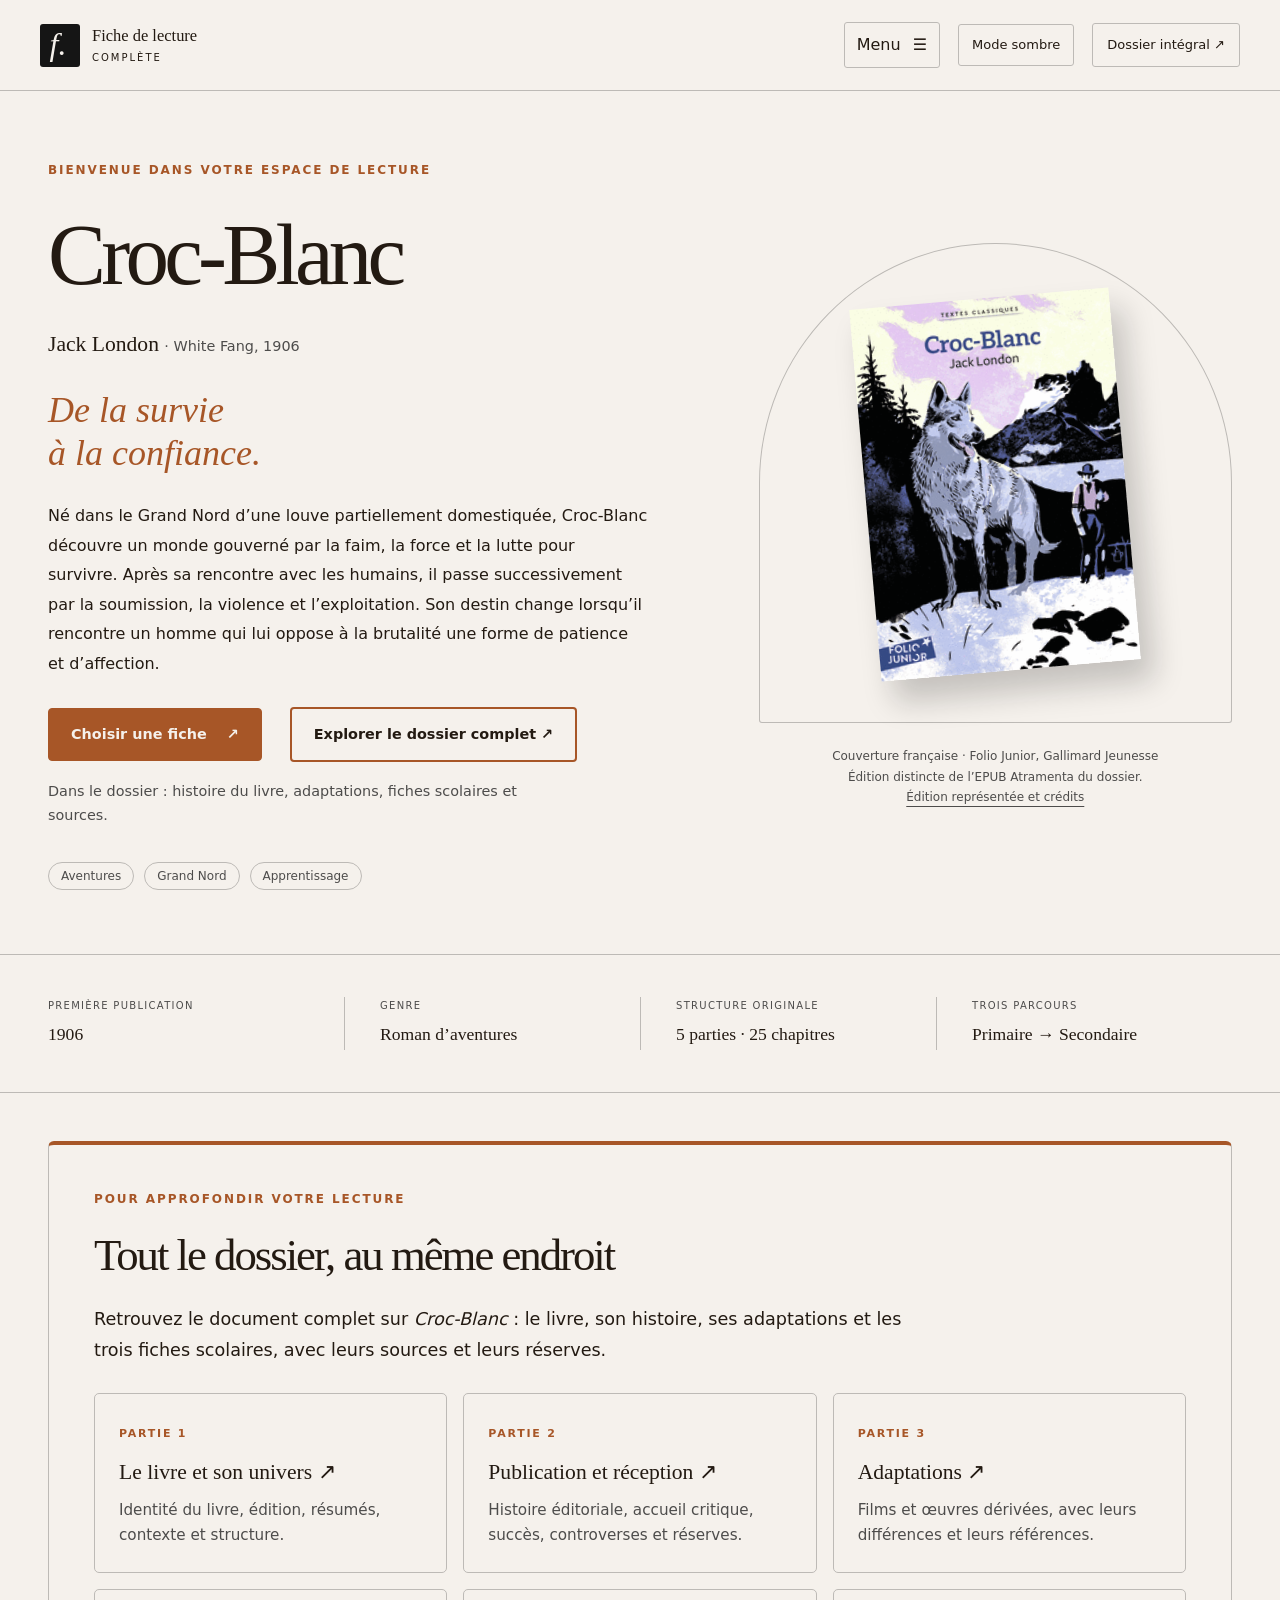
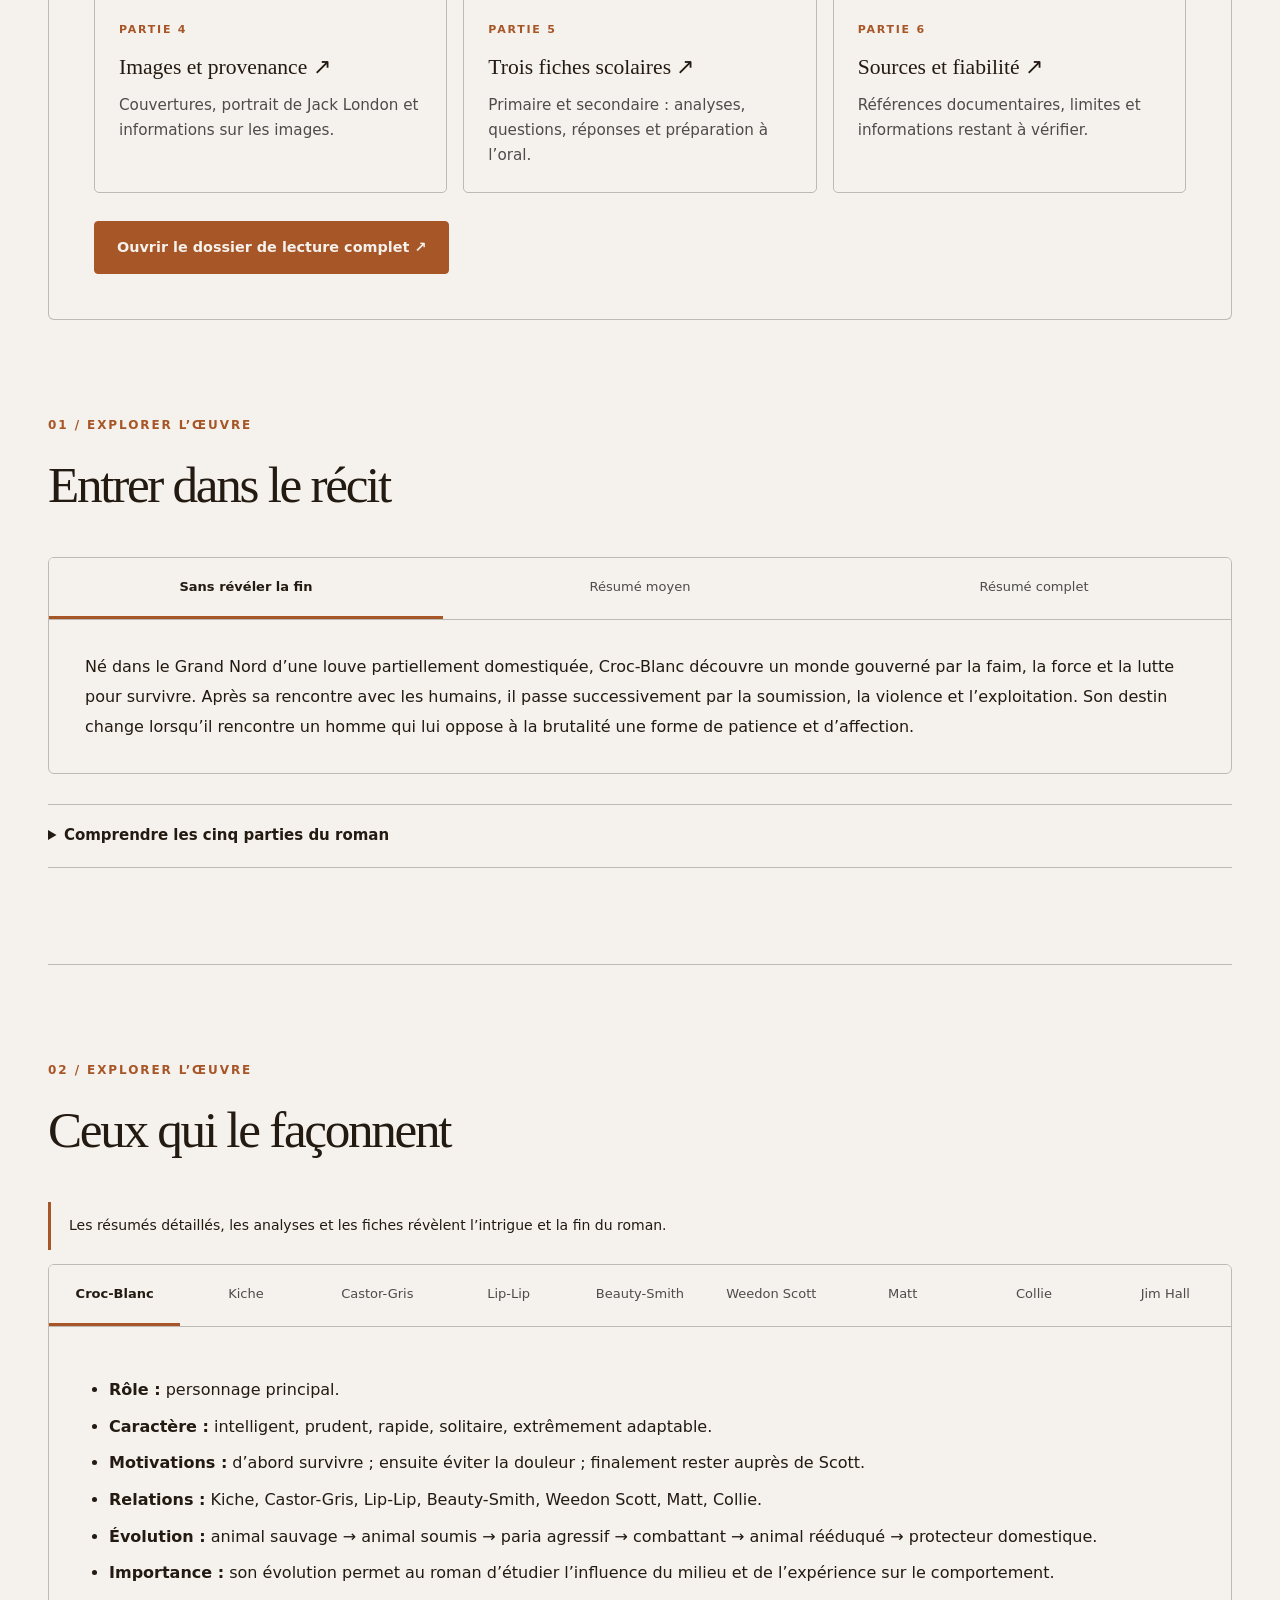
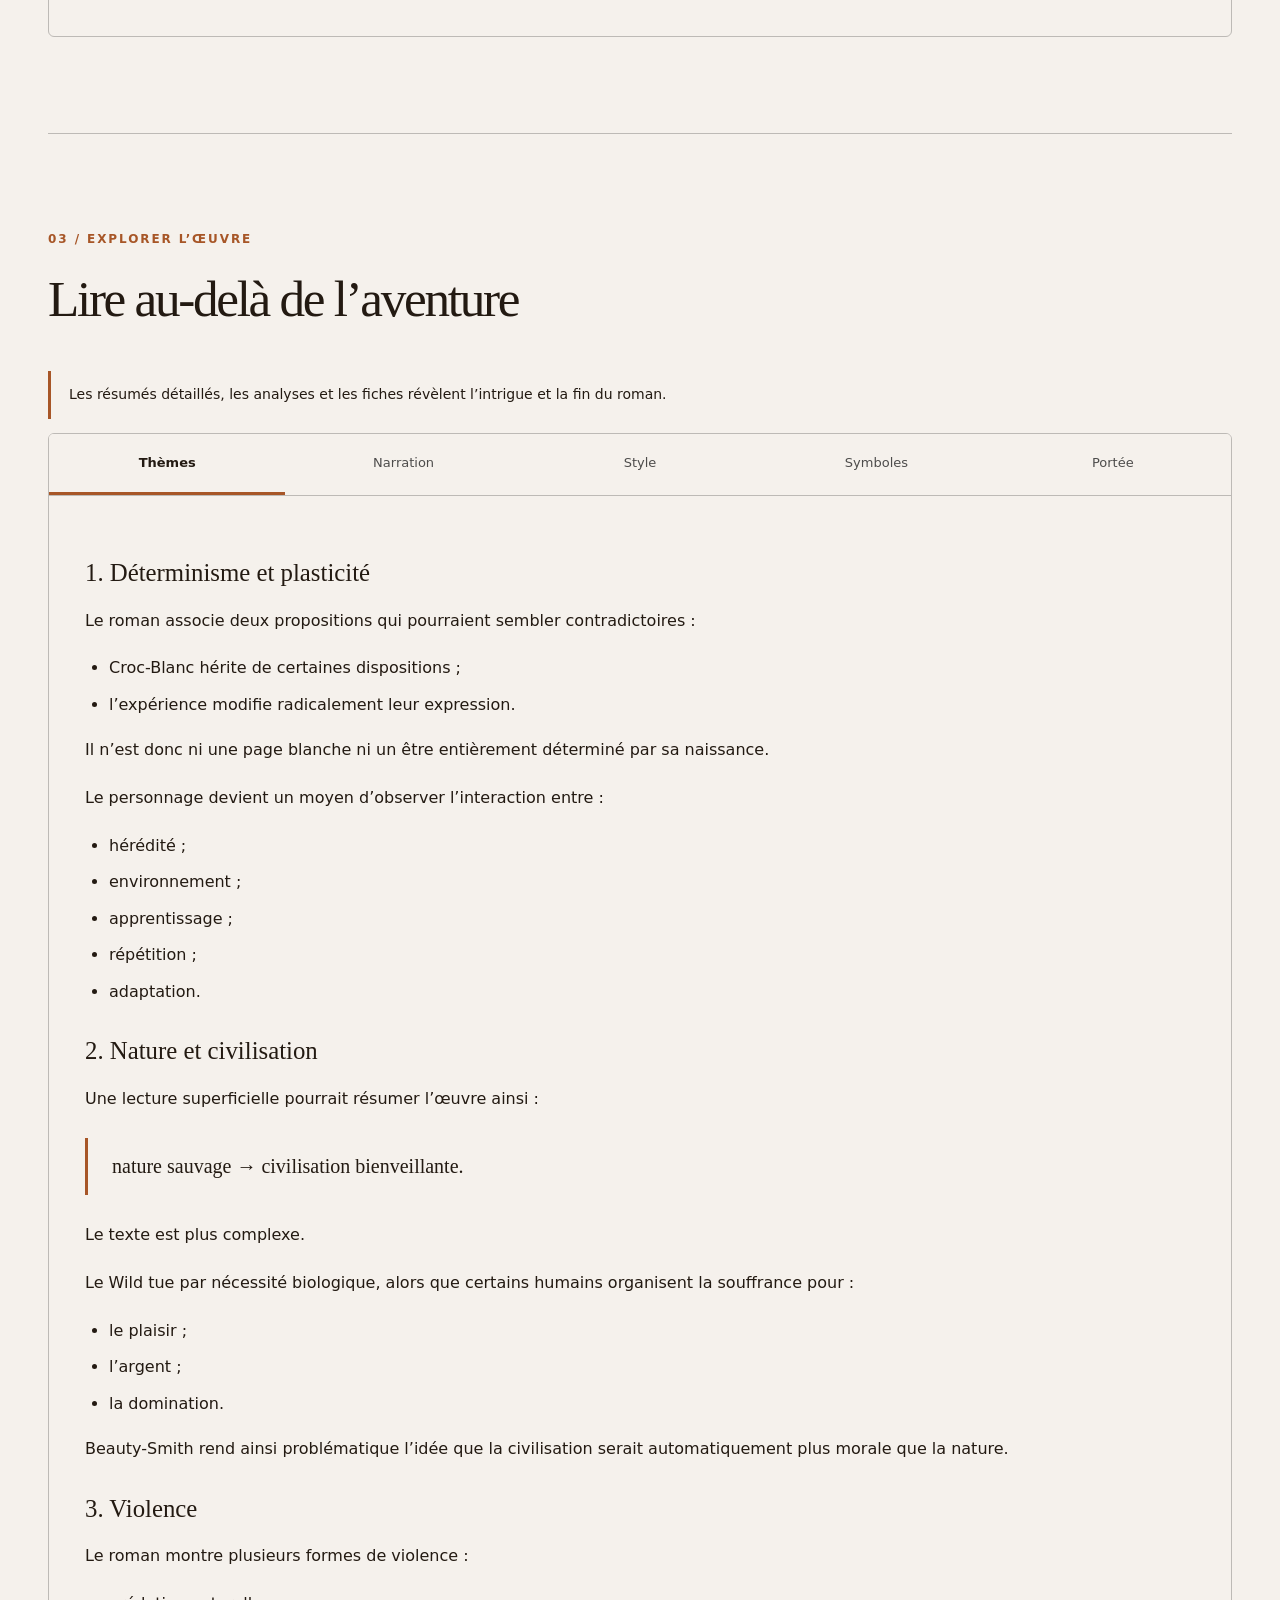
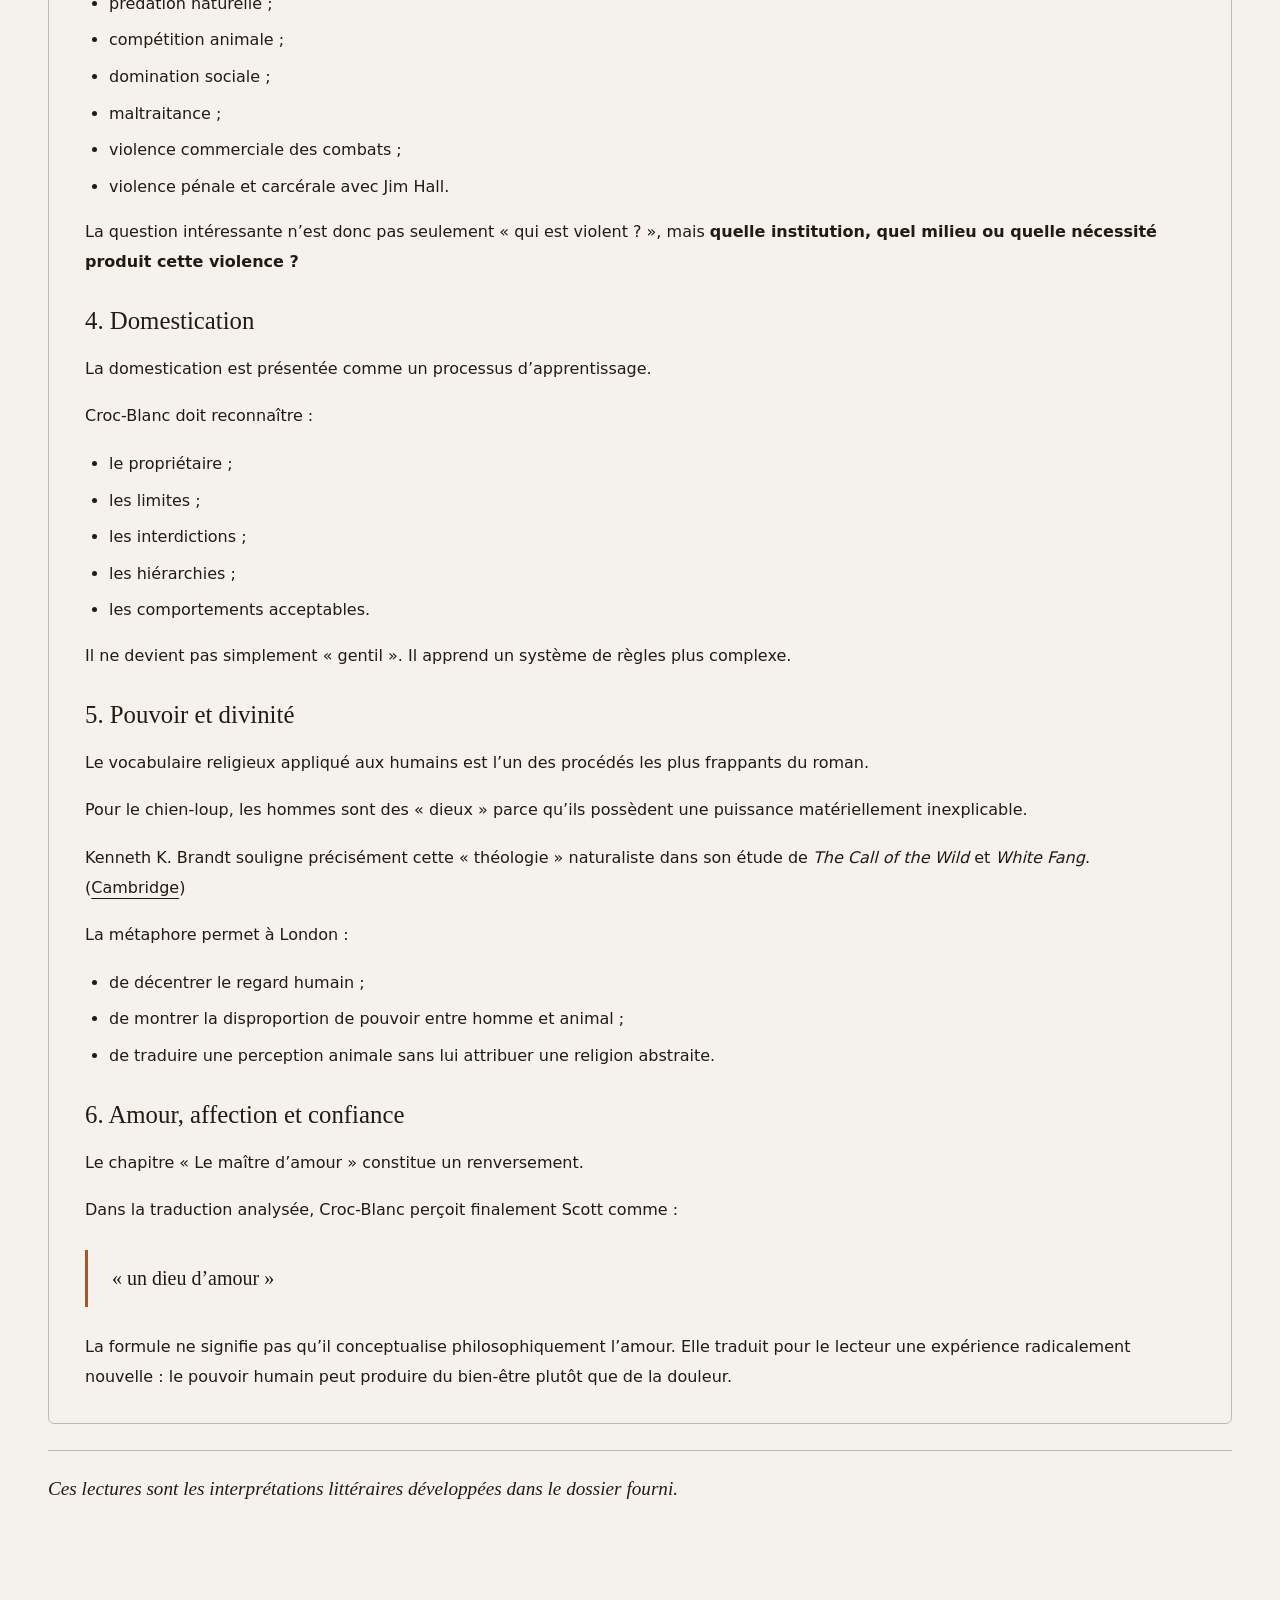
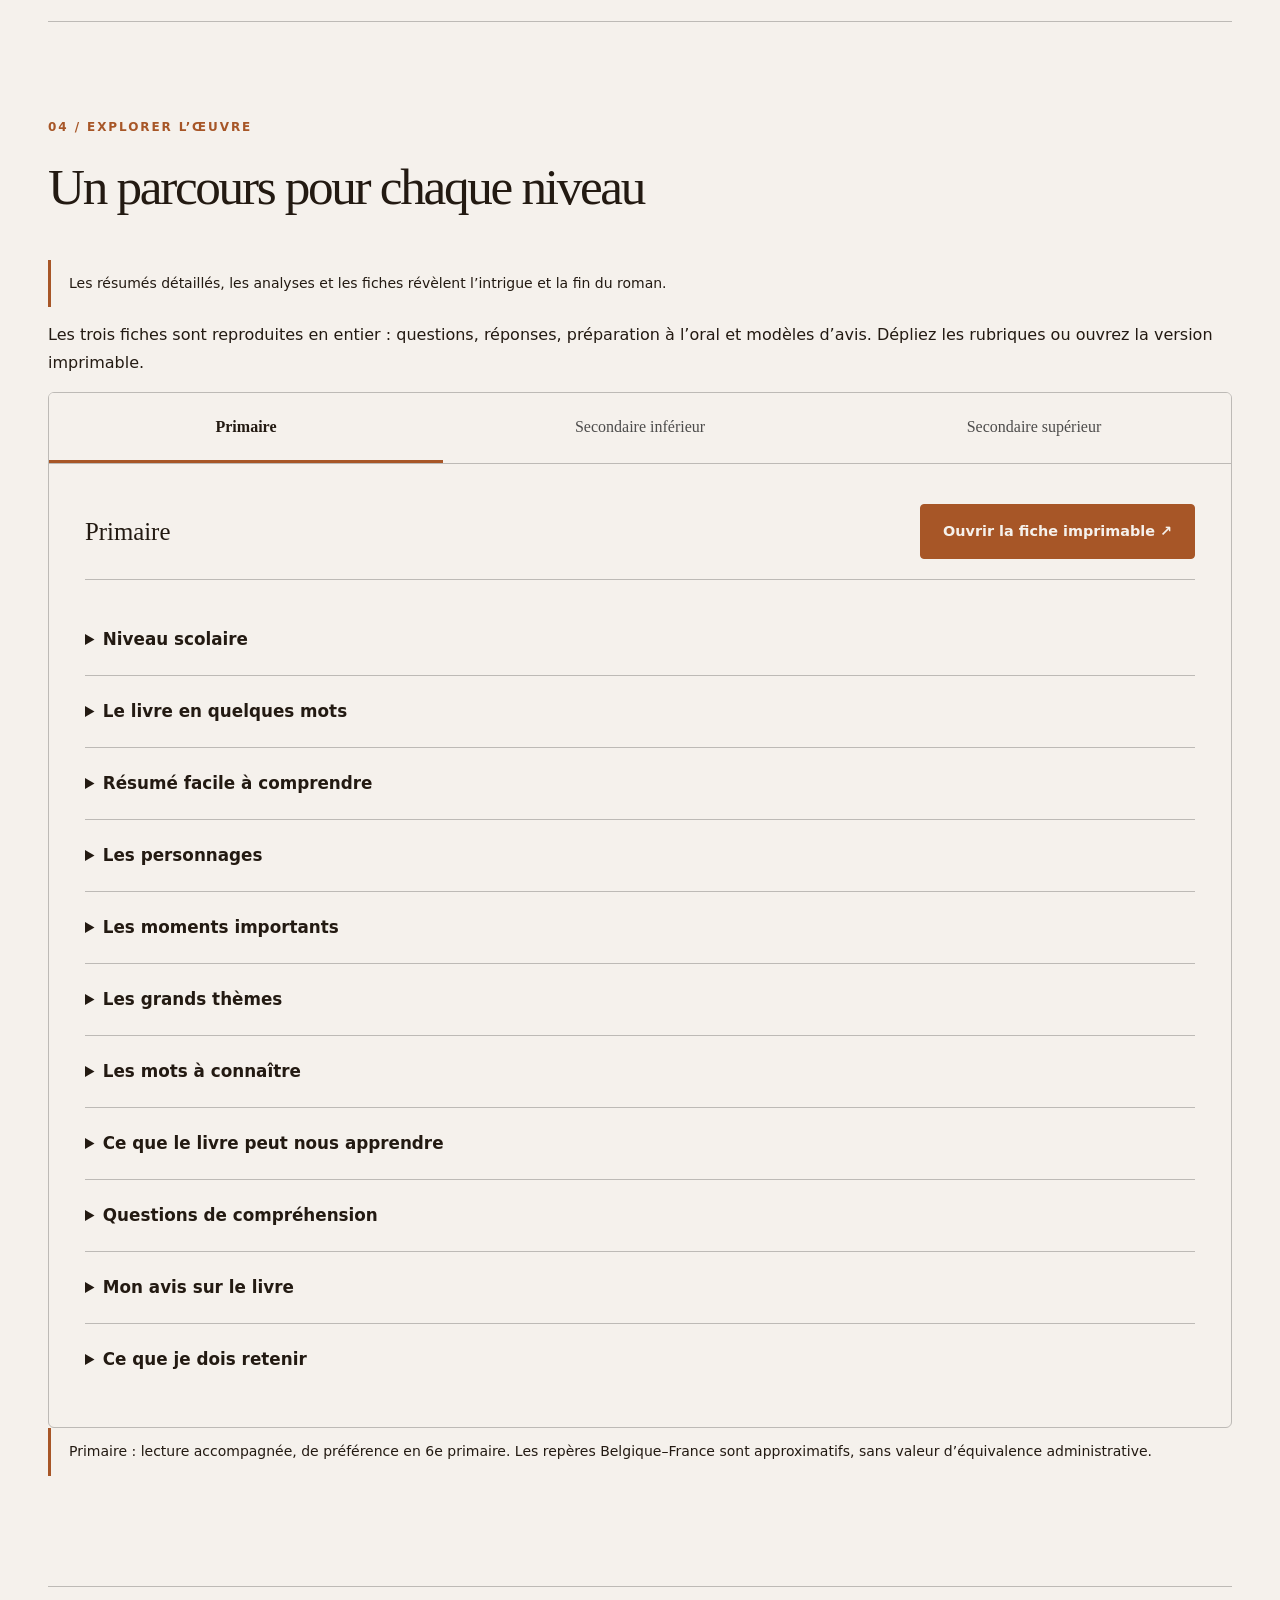
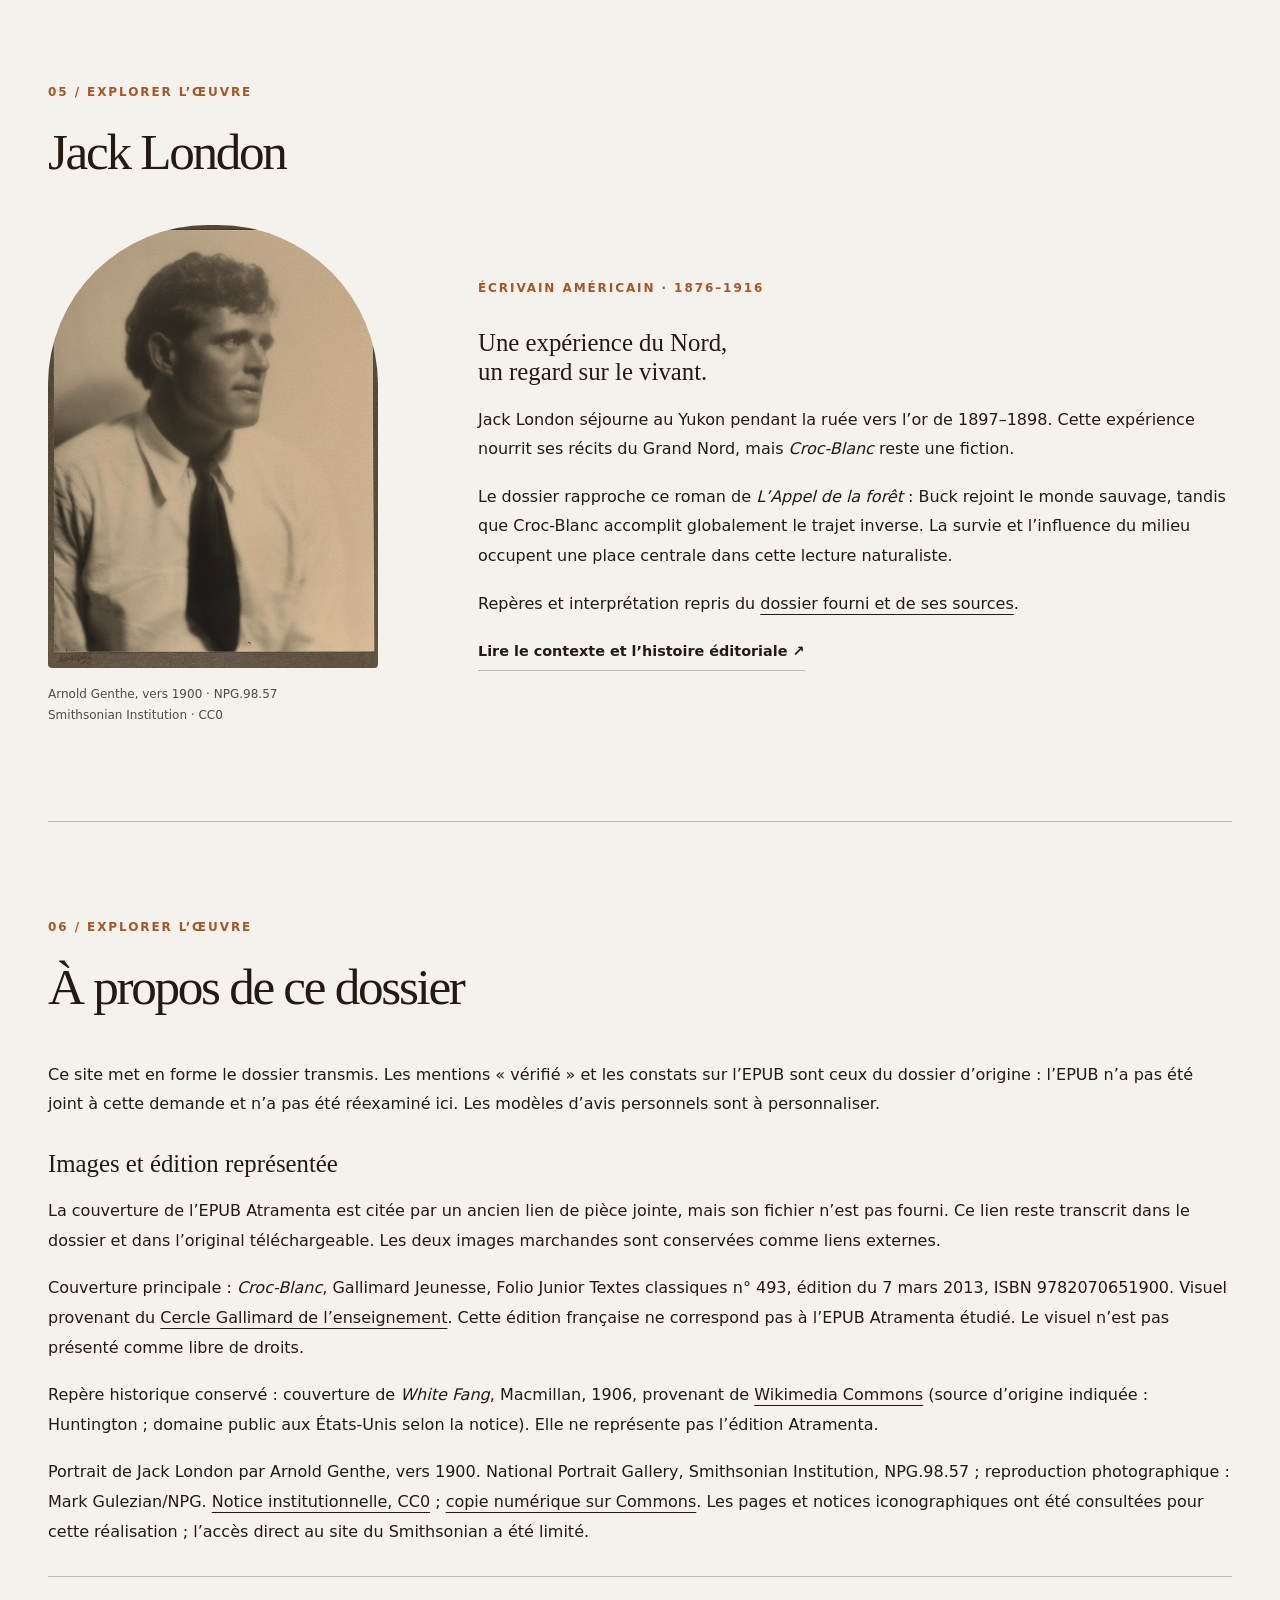
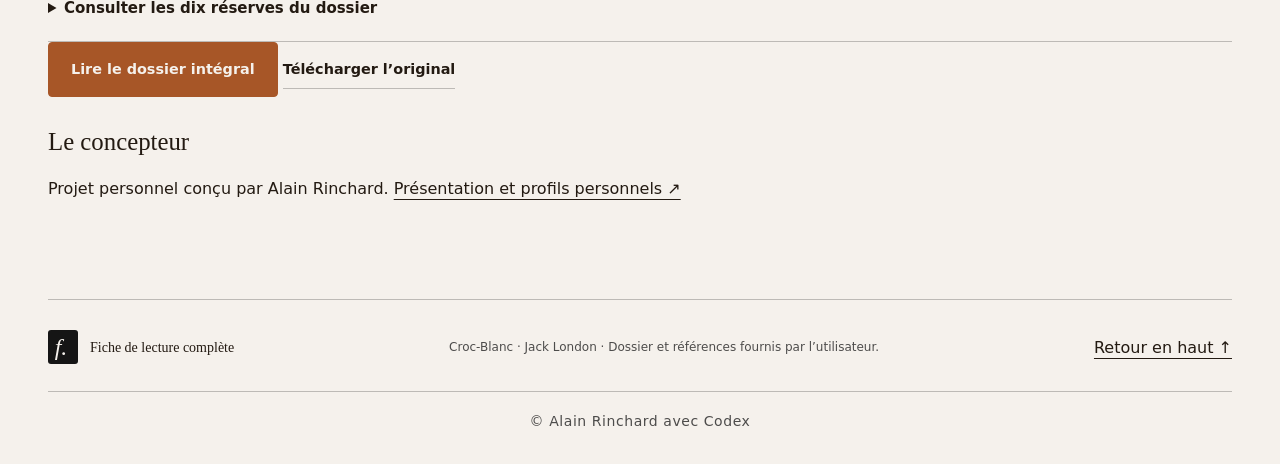
<file: index.html>
<!doctype html>
<html lang="fr">
<head>
  <meta charset="utf-8">
  <meta name="viewport" content="width=device-width, initial-scale=1">
  <meta name="description" content="Croc-Blanc de Jack London : dossier documentaire, analyse et trois fiches de lecture imprimables.">
  <meta name="theme-color" content="#151515">
  <title>Croc-Blanc — Fiche de lecture complète</title>
  <link rel="icon" href="assets/favicon.svg" type="image/svg+xml">
  <script src="theme.js"></script>
  <link rel="stylesheet" href="styles.css"><link rel="stylesheet" href="lecture.css">
  <script src="app.js" defer></script>
</head>
<body>
  <a class="skip-link" href="#contenu">Aller au contenu</a>
  <header class="site-header">
    <div class="header-inner">
      <a class="brand" href="index.html">
        <span class="brand-icon" aria-hidden="true">f.</span>
        <span>Fiche de lecture<span class="brand-sub">COMPLÈTE</span></span>
      </a>
      <button class="menu-toggle" type="button" aria-expanded="false" aria-controls="navigation">Menu <span aria-hidden="true">☰</span></button>
      <nav id="navigation" aria-label="Navigation principale"><a href="#accueil">Accueil</a><a href="#livre">Le livre</a><a href="#personnages">Personnages</a><a href="#analyse">Analyse</a><a href="#fiches">Fiches</a><a href="#auteur">Auteur</a><a href="#apropos">À propos</a></nav>
      <button class="theme-toggle" type="button" aria-pressed="false">Mode sombre</button>
      <a class="header-dossier" href="dossier.html">Dossier intégral <span aria-hidden="true">↗</span></a>
    </div>
    <div class="reading-progress" aria-hidden="true"></div>
  </header>
  <main id="contenu"><section id="accueil" class="hero wrap"><div class="hero-copy"><p class="eyebrow">BIENVENUE DANS VOTRE ESPACE DE LECTURE</p><h1>Croc-Blanc</h1><p class="hero-author">Jack London <span>· White Fang, 1906</span></p><p class="hero-deck">De la survie<br>à la confiance.</p><div class="hero-intro"><p>Né dans le Grand Nord d’une louve partiellement domestiquée, Croc-Blanc découvre un monde gouverné par la faim, la force et la lutte pour survivre. Après sa rencontre avec les humains, il passe successivement par la soumission, la violence et l’exploitation. Son destin change lorsqu’il rencontre un homme qui lui oppose à la brutalité une forme de patience et d’affection.</p></div><div class="hero-actions"><a class="button primary" href="#fiches">Choisir une fiche <span aria-hidden="true">↗</span></a><a class="button dossier-action" href="dossier.html">Explorer le dossier complet ↗</a></div><p class="hero-dossier-note">Dans le dossier : histoire du livre, adaptations, fiches scolaires et sources.</p><div class="hero-tags"><span>Aventures</span><span>Grand Nord</span><span>Apprentissage</span></div></div><figure class="hero-art"><div class="book-stage"><img src="assets/couverture-francaise.gif" width="223" height="320" alt="Couverture française de Croc-Blanc de Jack London, Folio Junior Textes classiques, Gallimard Jeunesse"></div><figcaption>Couverture française · Folio Junior, Gallimard Jeunesse<br>Édition distincte de l’EPUB Atramenta du dossier.<br><a href="#apropos">Édition représentée et crédits</a></figcaption></figure></section><div class="facts-band"><dl class="facts wrap"><div><dt>PREMIÈRE PUBLICATION</dt><dd>1906</dd></div><div><dt>GENRE</dt><dd>Roman d’aventures</dd></div><div><dt>STRUCTURE ORIGINALE</dt><dd>5 parties · 25 chapitres</dd></div><div><dt>TROIS PARCOURS</dt><dd>Primaire → Secondaire</dd></div></dl></div><section class="wrap dossier-feature" aria-labelledby="dossier-feature-title"><p class="eyebrow">POUR APPROFONDIR VOTRE LECTURE</p><h2 id="dossier-feature-title">Tout le dossier, au même endroit</h2><p class="dossier-lead">Retrouvez le document complet sur <em>Croc-Blanc</em> : le livre, son histoire, ses adaptations et les trois fiches scolaires, avec leurs sources et leurs réserves.</p><div class="dossier-cards"><a class="dossier-card" href="dossier.html#doc-2"><span class="panel-label">PARTIE 1</span><h3>Le livre et son univers <span aria-hidden="true">↗</span></h3><p>Identité du livre, édition, résumés, contexte et structure.</p></a><a class="dossier-card" href="dossier.html#doc-21"><span class="panel-label">PARTIE 2</span><h3>Publication et réception <span aria-hidden="true">↗</span></h3><p>Histoire éditoriale, accueil critique, succès, controverses et réserves.</p></a><a class="dossier-card" href="dossier.html#doc-34"><span class="panel-label">PARTIE 3</span><h3>Adaptations <span aria-hidden="true">↗</span></h3><p>Films et œuvres dérivées, avec leurs différences et leurs références.</p></a><a class="dossier-card" href="dossier.html#doc-43"><span class="panel-label">PARTIE 4</span><h3>Images et provenance <span aria-hidden="true">↗</span></h3><p>Couvertures, portrait de Jack London et informations sur les images.</p></a><a class="dossier-card" href="dossier.html#doc-47"><span class="panel-label">PARTIE 5</span><h3>Trois fiches scolaires <span aria-hidden="true">↗</span></h3><p>Primaire et secondaire : analyses, questions, réponses et préparation à l’oral.</p></a><a class="dossier-card" href="dossier.html#doc-229"><span class="panel-label">PARTIE 6</span><h3>Sources et fiabilité <span aria-hidden="true">↗</span></h3><p>Références documentaires, limites et informations restant à vérifier.</p></a></div><a class="button primary" href="dossier.html">Ouvrir le dossier de lecture complet ↗</a></section><section class="section wrap" id="livre"><div class="section-heading"><div><p class="eyebrow">01 / EXPLORER L’ŒUVRE</p><h2>Entrer dans le récit</h2></div></div><div data-tabs class="reader-card"><div role="tablist" aria-label="resumes" class="tab-list"><button id="resumes-tab-0" role="tab" aria-controls="resumes-panel-0" aria-selected="true" tabindex="0">Sans révéler la fin</button><button id="resumes-tab-1" role="tab" aria-controls="resumes-panel-1" aria-selected="false" tabindex="-1">Résumé moyen</button><button id="resumes-tab-2" role="tab" aria-controls="resumes-panel-2" aria-selected="false" tabindex="-1">Résumé complet</button></div><article class="prose" id="resumes-panel-0" role="tabpanel" aria-labelledby="resumes-tab-0" tabindex="0" ><p>Né dans le Grand Nord d’une louve partiellement domestiquée, Croc-Blanc découvre un monde gouverné par la faim, la force et la lutte pour survivre. Après sa rencontre avec les humains, il passe successivement par la soumission, la violence et l’exploitation. Son destin change lorsqu’il rencontre un homme qui lui oppose à la brutalité une forme de patience et d’affection.</p></article><article class="prose" id="resumes-panel-1" role="tabpanel" aria-labelledby="resumes-tab-1" tabindex="0" hidden><p class="content-notice">Les résumés détaillés, les analyses et les fiches révèlent l’intrigue et la fin du roman.</p><p>Le récit commence dans le Grand Nord canadien, où deux hommes et leurs chiens de traîneau sont poursuivis par une meute affamée. Parmi les loups se trouve Kiche, une louve ayant du sang de chien. Après la dispersion de la meute, elle donne naissance à plusieurs petits ; un seul survit durablement : le futur Croc-Blanc.</p>
<p>Le jeune animal apprend très tôt les règles de la faim, de la chasse et du danger. Lorsqu’il rencontre des humains, Kiche reconnaît un ancien maître, Castor-Gris. Croc-Blanc entre alors dans le monde des hommes. Il y apprend l’obéissance mais aussi la violence, notamment sous les attaques répétées des autres chiens.</p>
<p>Plus tard, il tombe entre les mains de Beauty-Smith, qui exploite son agressivité en l’utilisant dans des combats. L’animal devient extrêmement dangereux. Son existence prend cependant une autre direction avec l’arrivée de Weedon Scott, qui entreprend patiemment de gagner sa confiance.</p></article><article class="prose" id="resumes-panel-2" role="tabpanel" aria-labelledby="resumes-tab-2" tabindex="0" hidden><p class="content-notice">Les résumés détaillés, les analyses et les fiches révèlent l’intrigue et la fin du roman.</p><p>Le roman s’ouvre sur Henry et Bill, deux hommes qui traversent une immensité glacée avec un attelage et un cercueil. Une meute de loups affamés les suit. Une louve particulièrement audacieuse attire un à un les chiens vers la meute. Bill disparaît en tentant de sauver l’un d’eux ; Henry ne doit sa survie qu’à l’arrivée d’autres hommes.</p>
<p>La louve, Kiche, s’éloigne ensuite avec Un-Œil. Elle met bas dans une tanière. La faim et la rudesse du milieu éliminent peu à peu les petits, à l’exception d’un louveteau gris. Celui-ci découvre progressivement le monde extérieur, la chasse, la peur, la douleur et ce que le récit désigne comme la « loi de la viande » : dans ce monde, les êtres sont chasseurs ou proies.</p>
<p>Le louveteau rencontre ensuite des humains. Sa mère, Kiche, reconnaît Castor-Gris, qui l’avait autrefois possédée. Le jeune animal reçoit le nom de Croc-Blanc et devient à son tour dépendant des hommes. Il apprend à les considérer comme des êtres supérieurs, capables de fabriquer du feu et d’imposer leurs règles. Dans le camp, Lip-Lip le harcèle constamment. Cette persécution contribue à faire de Croc-Blanc un animal solitaire, méfiant, extraordinairement rapide et violent.</p>
<p>Castor-Gris utilise Croc-Blanc comme chien de traîneau. L’animal devient puissant et discipliné mais ne connaît guère l’affection. À Fort Yukon, Beauty-Smith convoite le chien-loup. Il profite de la dépendance de Castor-Gris à l’alcool pour obtenir Croc-Blanc. Sous les mauvais traitements de son nouveau propriétaire, celui-ci devient une attraction de combats d’animaux. Il bat ses adversaires jusqu’à ce qu’un bouledogue nommé Cherokee manque de le tuer en s’accrochant à sa gorge.</p>
<p>Weedon Scott et Matt interrompent le combat et sauvent Croc-Blanc. Scott refuse de considérer son agressivité comme irrémédiable. Par une longue succession de gestes prudents, il montre à l’animal qu’une main humaine peut caresser plutôt que frapper. Croc-Blanc découvre progressivement l’attachement. Lorsque Scott repart en Californie, le chien-loup parvient à le suivre.</p>
<p>À Sierra-Vista, domaine de la famille Scott, Croc-Blanc doit apprendre de nouvelles règles : ne pas attaquer les animaux domestiques, accepter les membres de la famille, supporter les autres chiens et distinguer ce qui constitue ou non une menace. Son extraordinaire capacité d’adaptation lui permet d’intégrer progressivement ce nouvel univers.</p>
<p>Dans le dernier chapitre, un évadé de prison, Jim Hall, vient se venger du juge Scott. Croc-Blanc l’affronte dans la maison et sauve la famille, mais il est grièvement blessé par plusieurs coups de revolver. Il survit contre les pronostics pessimistes du chirurgien et reçoit le surnom de « loup béni ». Le roman s’achève sur une image d’apaisement : Croc-Blanc, désormais uni à Collie, repose au soleil auprès de leurs petits.</p></article></div><details class="passages"><summary>Comprendre les cinq parties du roman</summary><div class="prose"><p>L’EPUB fourni présente <strong>25 chapitres successifs sans division supérieure visible</strong>.</p>
<p>L’édition originale anglaise de 1906 organise en revanche ces 25 chapitres en <strong>cinq parties</strong> :</p>
<ol><li><p><strong>Part One — The Wild</strong> : chapitres 1 à 3 ;</p></li><li><p><strong>Part Two — Born of the Wild</strong> : chapitres 4 à 8 ;</p></li><li><p><strong>Part Three — The Gods of the Wild</strong> : chapitres 9 à 14 ;</p></li><li><p><strong>Part Four — The Superior Gods</strong> : chapitres 15 à 20 ;</p></li><li><p><strong>Part Five — The Tame</strong> : chapitres 21 à 25. (<a href="https://en.wikisource.org/wiki/White_Fang">Wikisource</a>)</p></li></ol>
<p>Cette organisation rend explicite une progression essentielle : <strong>Wild → naissance dans le Wild → domination humaine → confrontation entre différentes formes d’humanité → domestication</strong>.</p></div></details></section><section class="section wrap" id="personnages"><div class="section-heading"><div><p class="eyebrow">02 / EXPLORER L’ŒUVRE</p><h2>Ceux qui le façonnent</h2></div></div><p class="content-notice">Les résumés détaillés, les analyses et les fiches révèlent l’intrigue et la fin du roman.</p><div data-tabs class="reader-card"><div role="tablist" aria-label="personnages" class="tab-list"><button id="personnages-tab-0" role="tab" aria-controls="personnages-panel-0" aria-selected="true" tabindex="0">Croc-Blanc</button><button id="personnages-tab-1" role="tab" aria-controls="personnages-panel-1" aria-selected="false" tabindex="-1">Kiche</button><button id="personnages-tab-2" role="tab" aria-controls="personnages-panel-2" aria-selected="false" tabindex="-1">Castor-Gris</button><button id="personnages-tab-3" role="tab" aria-controls="personnages-panel-3" aria-selected="false" tabindex="-1">Lip-Lip</button><button id="personnages-tab-4" role="tab" aria-controls="personnages-panel-4" aria-selected="false" tabindex="-1">Beauty-Smith</button><button id="personnages-tab-5" role="tab" aria-controls="personnages-panel-5" aria-selected="false" tabindex="-1">Weedon Scott</button><button id="personnages-tab-6" role="tab" aria-controls="personnages-panel-6" aria-selected="false" tabindex="-1">Matt</button><button id="personnages-tab-7" role="tab" aria-controls="personnages-panel-7" aria-selected="false" tabindex="-1">Collie</button><button id="personnages-tab-8" role="tab" aria-controls="personnages-panel-8" aria-selected="false" tabindex="-1">Jim Hall</button></div><article class="prose" id="personnages-panel-0" role="tabpanel" aria-labelledby="personnages-tab-0" tabindex="0" ><ul><li><p><strong>Rôle :</strong> personnage principal.</p></li><li><p><strong>Caractère :</strong> intelligent, prudent, rapide, solitaire, extrêmement adaptable.</p></li><li><p><strong>Motivations :</strong> d’abord survivre ; ensuite éviter la douleur ; finalement rester auprès de Scott.</p></li><li><p><strong>Relations :</strong> Kiche, Castor-Gris, Lip-Lip, Beauty-Smith, Weedon Scott, Matt, Collie.</p></li><li><p><strong>Évolution :</strong> animal sauvage → animal soumis → paria agressif → combattant → animal rééduqué → protecteur domestique.</p></li><li><p><strong>Importance :</strong> son évolution permet au roman d’étudier l’influence du milieu et de l’expérience sur le comportement.</p></li></ul></article><article class="prose" id="personnages-panel-1" role="tabpanel" aria-labelledby="personnages-tab-1" tabindex="0" hidden><ul><li><p><strong>Rôle :</strong> mère de Croc-Blanc.</p></li><li><p><strong>Caractère :</strong> protectrice, expérimentée, capable de vivre dans le monde sauvage comme auprès des humains.</p></li><li><p><strong>Motivation :</strong> survivre et protéger sa portée.</p></li><li><p><strong>Importance :</strong> elle constitue le premier lien entre le monde sauvage et le monde domestique.</p></li></ul></article><article class="prose" id="personnages-panel-2" role="tabpanel" aria-labelledby="personnages-tab-2" tabindex="0" hidden><ul><li><p><strong>Rôle :</strong> premier maître de Croc-Blanc.</p></li><li><p><strong>Relation avec lui :</strong> fondée sur la domination et l’obéissance davantage que sur l’affection.</p></li><li><p><strong>Importance :</strong> il introduit Croc-Blanc dans le monde des lois humaines.</p></li></ul></article><article class="prose" id="personnages-panel-3" role="tabpanel" aria-labelledby="personnages-tab-3" tabindex="0" hidden><ul><li><p><strong>Rôle :</strong> principal adversaire du jeune Croc-Blanc dans le camp.</p></li><li><p><strong>Importance :</strong> son harcèlement contribue à l’isolement du héros.</p></li></ul></article><article class="prose" id="personnages-panel-4" role="tabpanel" aria-labelledby="personnages-tab-4" tabindex="0" hidden><ul><li><p><strong>Rôle :</strong> propriétaire cruel et exploitant.</p></li><li><p><strong>Motivation :</strong> tirer profit de la férocité de Croc-Blanc.</p></li><li><p><strong>Importance :</strong> il représente l’usage destructeur que l’être humain peut faire de son pouvoir sur l’animal.</p></li></ul></article><article class="prose" id="personnages-panel-5" role="tabpanel" aria-labelledby="personnages-tab-5" tabindex="0" hidden><ul><li><p><strong>Rôle :</strong> sauveteur puis maître de Croc-Blanc.</p></li><li><p><strong>Caractère :</strong> patient, ferme, compatissant.</p></li><li><p><strong>Motivation :</strong> sauver puis réhabiliter l’animal.</p></li><li><p><strong>Importance :</strong> sa méthode inverse celle de Beauty-Smith : il remplace la peur par la confiance.</p></li></ul></article><article class="prose" id="personnages-panel-6" role="tabpanel" aria-labelledby="personnages-tab-6" tabindex="0" hidden><ul><li><p><strong>Rôle :</strong> conducteur de chiens et auxiliaire de Scott.</p></li><li><p><strong>Importance :</strong> il participe au sauvetage et observe les progrès de Croc-Blanc.</p></li></ul></article><article class="prose" id="personnages-panel-7" role="tabpanel" aria-labelledby="personnages-tab-7" tabindex="0" hidden><ul><li><p><strong>Rôle :</strong> chienne de la famille Scott.</p></li><li><p><strong>Évolution de la relation :</strong> d’abord hostile au chien-loup, elle devient finalement sa partenaire.</p></li></ul></article><article class="prose" id="personnages-panel-8" role="tabpanel" aria-labelledby="personnages-tab-8" tabindex="0" hidden><ul><li><p><strong>Rôle :</strong> évadé de prison qui veut se venger du juge Scott.</p></li><li><p><strong>Importance :</strong> son histoire crée un parallèle troublant avec Croc-Blanc : la violence sociale a aussi contribué à transformer cet homme en être brutal.</p></li></ul></article></div></section><section class="section wrap" id="analyse"><div class="section-heading"><div><p class="eyebrow">03 / EXPLORER L’ŒUVRE</p><h2>Lire au-delà de l’aventure</h2></div></div><p class="content-notice">Les résumés détaillés, les analyses et les fiches révèlent l’intrigue et la fin du roman.</p><div data-tabs class="reader-card"><div role="tablist" aria-label="analyse" class="tab-list"><button id="analyse-tab-0" role="tab" aria-controls="analyse-panel-0" aria-selected="true" tabindex="0">Thèmes</button><button id="analyse-tab-1" role="tab" aria-controls="analyse-panel-1" aria-selected="false" tabindex="-1">Narration</button><button id="analyse-tab-2" role="tab" aria-controls="analyse-panel-2" aria-selected="false" tabindex="-1">Style</button><button id="analyse-tab-3" role="tab" aria-controls="analyse-panel-3" aria-selected="false" tabindex="-1">Symboles</button><button id="analyse-tab-4" role="tab" aria-controls="analyse-panel-4" aria-selected="false" tabindex="-1">Portée</button></div><article class="prose" id="analyse-panel-0" role="tabpanel" aria-labelledby="analyse-tab-0" tabindex="0" ><h3 id="analyse-0-1">1. Déterminisme et plasticité</h3>
<p>Le roman associe deux propositions qui pourraient sembler contradictoires :</p>
<ul><li><p>Croc-Blanc hérite de certaines dispositions ;</p></li><li><p>l’expérience modifie radicalement leur expression.</p></li></ul>
<p>Il n’est donc ni une page blanche ni un être entièrement déterminé par sa naissance.</p>
<p>Le personnage devient un moyen d’observer l’interaction entre :</p>
<ul><li><p>hérédité ;</p></li><li><p>environnement ;</p></li><li><p>apprentissage ;</p></li><li><p>répétition ;</p></li><li><p>adaptation.</p></li></ul>
<h3 id="analyse-0-2">2. Nature et civilisation</h3>
<p>Une lecture superficielle pourrait résumer l’œuvre ainsi :</p>
<blockquote><p>nature sauvage → civilisation bienveillante.</p></blockquote>
<p>Le texte est plus complexe.</p>
<p>Le Wild tue par nécessité biologique, alors que certains humains organisent la souffrance pour :</p>
<ul><li><p>le plaisir ;</p></li><li><p>l’argent ;</p></li><li><p>la domination.</p></li></ul>
<p>Beauty-Smith rend ainsi problématique l’idée que la civilisation serait automatiquement plus morale que la nature.</p>
<h3 id="analyse-0-3">3. Violence</h3>
<p>Le roman montre plusieurs formes de violence :</p>
<ul><li><p>prédation naturelle ;</p></li><li><p>compétition animale ;</p></li><li><p>domination sociale ;</p></li><li><p>maltraitance ;</p></li><li><p>violence commerciale des combats ;</p></li><li><p>violence pénale et carcérale avec Jim Hall.</p></li></ul>
<p>La question intéressante n’est donc pas seulement « qui est violent ? », mais <strong>quelle institution, quel milieu ou quelle nécessité produit cette violence ?</strong></p>
<h3 id="analyse-0-4">4. Domestication</h3>
<p>La domestication est présentée comme un processus d’apprentissage.</p>
<p>Croc-Blanc doit reconnaître :</p>
<ul><li><p>le propriétaire ;</p></li><li><p>les limites ;</p></li><li><p>les interdictions ;</p></li><li><p>les hiérarchies ;</p></li><li><p>les comportements acceptables.</p></li></ul>
<p>Il ne devient pas simplement « gentil ». Il apprend un système de règles plus complexe.</p>
<h3 id="analyse-0-5">5. Pouvoir et divinité</h3>
<p>Le vocabulaire religieux appliqué aux humains est l’un des procédés les plus frappants du roman.</p>
<p>Pour le chien-loup, les hommes sont des « dieux » parce qu’ils possèdent une puissance matériellement inexplicable.</p>
<p>Kenneth K. Brandt souligne précisément cette « théologie » naturaliste dans son étude de <em>The Call of the Wild</em> et <em>White Fang</em>. (<a href="https://www.cambridge.org/core/books/abs/jack-london/into-and-out-of-the-wild-the-call-of-the-wild-and-white-fang/CABD2789A54AA33391A0EB49EA3AB0FE?utm_source=chatgpt.com">Cambridge</a>)</p>
<p>La métaphore permet à London :</p>
<ul><li><p>de décentrer le regard humain ;</p></li><li><p>de montrer la disproportion de pouvoir entre homme et animal ;</p></li><li><p>de traduire une perception animale sans lui attribuer une religion abstraite.</p></li></ul>
<h3 id="analyse-0-6">6. Amour, affection et confiance</h3>
<p>Le chapitre « Le maître d’amour » constitue un renversement.</p>
<p>Dans la traduction analysée, Croc-Blanc perçoit finalement Scott comme :</p>
<blockquote><p>« un dieu d’amour »</p></blockquote>
<p>La formule ne signifie pas qu’il conceptualise philosophiquement l’amour. Elle traduit pour le lecteur une expérience radicalement nouvelle : le pouvoir humain peut produire du bien-être plutôt que de la douleur.</p></article><article class="prose" id="analyse-panel-1" role="tabpanel" aria-labelledby="analyse-tab-1" tabindex="0" hidden><h3 id="analyse-1-1">Narrateur</h3>
<p>Narrateur extérieur, hétérodiégétique.</p>
<h3 id="analyse-1-2">Focalisation</h3>
<p>Variable, mais très largement interne à Croc-Blanc après les premiers chapitres.</p>
<h3 id="analyse-1-3">Effet de la focalisation animale</h3>
<p>Elle transforme les objets ordinaires en énigmes.</p>
<p>Pour un humain :</p>
<ul><li><p>le feu est un outil ;</p></li><li><p>une maison est une construction ;</p></li><li><p>un maître est une personne.</p></li></ul>
<p>Pour Croc-Blanc, ils doivent être compris progressivement à partir de leurs effets.</p>
<h3 id="analyse-1-4">Temporalité</h3>
<p>Le récit est principalement chronologique.</p>
<p>Les étapes du temps correspondent à la croissance et à l’apprentissage de Croc-Blanc.</p>
<h3 id="analyse-1-5">Ellipses</h3>
<p>Le narrateur accélère certaines périodes de croissance ou de travail afin de concentrer le récit sur les expériences qui modifient réellement le personnage.</p>
<h3 id="analyse-1-6">Rythme</h3>
<ul><li><p>ralentissements lors de nouveaux apprentissages ;</p></li><li><p>accélérations dans les combats ;</p></li><li><p>répétitions lorsqu’un comportement devient une habitude.</p></li></ul>
<h3 id="analyse-1-7">Structure</h3>
<p>L’édition originale en cinq parties construit une progression sémantique explicite :</p>
<p><strong>Wild → Born of the Wild → Gods of the Wild → Superior Gods → The Tame.</strong> (<a href="https://en.wikisource.org/wiki/White_Fang">Wikisource</a>)</p>
<p>L’EPUB français analysé efface cette architecture supérieure mais conserve les 25 chapitres correspondants.</p></article><article class="prose" id="analyse-panel-2" role="tabpanel" aria-labelledby="analyse-tab-2" tabindex="0" hidden><h3 id="analyse-2-1">Niveau de langue</h3>
<p>La traduction Gruyer–Postif de 1923 utilise un français plus ancien que les traductions contemporaines :</p>
<ul><li><p>tournures aujourd’hui moins courantes ;</p></li><li><p>vocabulaire parfois soutenu ;</p></li><li><p>emplois récurrents du mot anglais « Wild ».</p></li></ul>
<p>Cela explique en partie pourquoi cette édition peut sembler plus difficile à un jeune lecteur actuel.</p>
<h3 id="analyse-2-2">Champs lexicaux</h3>
<p>Les champs lexicaux dominants concernent :</p>
<ul><li><p>le froid ;</p></li><li><p>la faim ;</p></li><li><p>la viande ;</p></li><li><p>les crocs ;</p></li><li><p>le sang ;</p></li><li><p>la peur ;</p></li><li><p>la force ;</p></li><li><p>la domination.</p></li></ul>
<p>Ils inscrivent les idées du roman dans des sensations concrètes.</p>
<h3 id="analyse-2-3">Personnification</h3>
<p>Le Wild est parfois traité presque comme une puissance autonome.</p>
<p>L’ouverture :</p>
<blockquote><p>« C’était le Wild. »</p></blockquote>
<p>condense cette conception du milieu.</p>
<h3 id="analyse-2-4">Comparaisons animales et humaines</h3>
<p>L’une des stratégies les plus intéressantes consiste à rapprocher sans cesse :</p>
<ul><li><p>hommes et animaux ;</p></li><li><p>domination sociale et prédation ;</p></li><li><p>apprentissage humain et dressage.</p></li></ul>
<p>Jim Hall donne à ce procédé sa forme la plus claire.</p>
<h3 id="analyse-2-5">Description</h3>
<p>Les paysages ne sont pas décoratifs. Ils créent les conditions physiques qui déterminent l’action.</p>
<h3 id="analyse-2-6">Ironie potentielle</h3>
<p>Le mot « dieux » produit une forme d’ironie de perspective : le lecteur sait que les humains sont ordinaires, alors que le chien-loup les perçoit comme des êtres presque tout-puissants.</p>
<h3 id="analyse-2-7">Réalisme et naturalisme</h3>
<p>London cherche moins à représenter un animal sentimental qu’à montrer :</p>
<ul><li><p>ses perceptions ;</p></li><li><p>ses conditionnements ;</p></li><li><p>ses réactions ;</p></li><li><p>son adaptation.</p></li></ul>
<p>Cette volonté fut précisément l’un des enjeux de sa polémique avec Roosevelt. (<a href="https://www.arts.gov/initiatives/nea-big-read/call-wild-white-fang-and-other-stories?utm_source=chatgpt.com">National Endowment for the Arts</a>)</p></article><article class="prose" id="analyse-panel-3" role="tabpanel" aria-labelledby="analyse-tab-3" tabindex="0" hidden><h3 id="analyse-3-1">Wild / monde domestique</h3>
<p>Opposition structurante du roman.</p>
<h3 id="analyse-3-2">Froid / chaleur</h3>
<p>Le froid accompagne le Wild ; la chaleur du foyer accompagne progressivement la sécurité.</p>
<h3 id="analyse-3-3">Faim / abondance</h3>
<p>La faim commande la première partie de l’existence ; l’abondance domestique modifie ensuite les priorités.</p>
<h3 id="analyse-3-4">Crocs / main</h3>
<ul><li><p>crocs : puissance animale ;</p></li><li><p>main : puissance humaine.</p></li></ul>
<p>Mais la main peut être violence ou caresse.</p>
<h3 id="analyse-3-5">Haine / amour</h3>
<p>Les titres « Le règne de la haine » et « Le maître d’amour » constituent presque une opposition programmatique.</p>
<h3 id="analyse-3-6">Solitude / groupe</h3>
<p>Lip-Lip chasse Croc-Blanc vers l’isolement ; Scott le réintègre progressivement à une communauté.</p>
<h3 id="analyse-3-7">Nord / Sud</h3>
<p>Le déplacement géographique correspond à une transformation sociale, mais non à une simple opposition morale.</p></article><article class="prose" id="analyse-panel-4" role="tabpanel" aria-labelledby="analyse-tab-4" tabindex="0" hidden><h3 id="analyse-4-1">Dimension sociale</h3>
<p>Le roman montre les conséquences de rapports de domination qui peuvent produire eux-mêmes les comportements qu’ils prétendent contrôler.</p>
<p>Cette logique vaut :</p>
<ul><li><p>pour Croc-Blanc ;</p></li><li><p>pour Jim Hall.</p></li></ul>
<h3 id="analyse-4-2">Dimension philosophique</h3>
<p>Le lecteur est conduit à s’interroger sur la part respective :</p>
<ul><li><p>de l’instinct ;</p></li><li><p>du milieu ;</p></li><li><p>de l’apprentissage ;</p></li><li><p>de la liberté.</p></li></ul>
<h3 id="analyse-4-3">Dimension morale</h3>
<p>Le texte oppose clairement différentes formes de traitement de l’animal, mais sans transformer son héros en créature idéalement douce.</p>
<h3 id="analyse-4-4">Rapport avec son époque</h3>
<p>Les débats sur Darwin, le naturalisme et l’animalité occupent une place importante dans l’univers intellectuel de London. La critique universitaire contemporaine étudie également son œuvre sous l’angle de l’impérialisme, de la race et du genre. (<a href="https://www.cambridge.org/core/books/jack-london/9010BB283648FB8322A68A837ADE962A?utm_source=chatgpt.com">Cambridge</a>)</p>
<p>Les représentations des peuples autochtones doivent par conséquent être replacées dans leur contexte historique. Certains termes et catégories de la traduction de 1923 sont aujourd’hui datés et appellent un accompagnement critique. Il serait inexact de les reprendre comme descriptions neutres contemporaines.</p>
<h3 id="analyse-4-5">Raisons possibles de la postérité</h3>
<ul><li><p>protagoniste animal mémorable ;</p></li><li><p>récit d’aventures très lisible dans son principe ;</p></li><li><p>fortes scènes d’action ;</p></li><li><p>question universelle de la relation entre violence et éducation ;</p></li><li><p>dispositif narratif original ;</p></li><li><p>possibilités d’adaptation cinématographique ;</p></li><li><p>richesse de lecture au-delà du récit jeunesse.</p></li></ul></article></div><p class="reader-note">Ces lectures sont les interprétations littéraires développées dans le dossier fourni.</p></section><section class="section wrap" id="fiches"><div class="section-heading"><div><p class="eyebrow">04 / EXPLORER L’ŒUVRE</p><h2>Un parcours pour chaque niveau</h2></div></div><p class="content-notice">Les résumés détaillés, les analyses et les fiches révèlent l’intrigue et la fin du roman.</p><p>Les trois fiches sont reproduites en entier : questions, réponses, préparation à l’oral et modèles d’avis. Dépliez les rubriques ou ouvrez la version imprimable.</p><div data-tabs class="reader-card"><div role="tablist" aria-label="niveaux" class="tab-list school-choice"><button id="niveaux-tab-0" role="tab" aria-controls="niveaux-panel-0" aria-selected="true" tabindex="0">Primaire</button><button id="niveaux-tab-1" role="tab" aria-controls="niveaux-panel-1" aria-selected="false" tabindex="-1">Secondaire inférieur</button><button id="niveaux-tab-2" role="tab" aria-controls="niveaux-panel-2" aria-selected="false" tabindex="-1">Secondaire supérieur</button></div><article class="prose" id="niveaux-panel-0" role="tabpanel" aria-labelledby="niveaux-tab-0" tabindex="0" ><div class="school-intro"><h3>Primaire</h3><a class="button primary" href="fiche-primaire.html">Ouvrir la fiche imprimable ↗</a></div><details class="study-item"><summary>Niveau scolaire</summary><div class="prose"><ul><li><p><strong>Belgique francophone :</strong> enseignement primaire.</p></li><li><p><strong>Années principalement concernées :</strong> surtout 5e et 6e primaire, avec préférence pour la 6e.</p></li><li><p><strong>France :</strong> école élémentaire.</p></li><li><p><strong>Classes françaises approximativement concernées :</strong> principalement CM2 ; éventuellement fin de CM1 pour des extraits accompagnés. La proximité d’âge avec la 6e française peut également être utile, mais celle-ci appartient déjà au collège.</p></li><li><p><strong>Niveau de lecture conseillé :</strong> bon lecteur, idéalement avec accompagnement.</p></li><li><p><strong>Difficulté du livre :</strong> <strong>difficile pour une lecture autonome au primaire</strong>, surtout dans cette traduction ancienne.</p></li><li><p><strong>Point d’attention :</strong> plusieurs scènes montrent la faim, la mort d’animaux, les combats de chiens et la cruauté humaine. Une médiation adulte est recommandée.</p></li></ul>
<p>Une édition scolaire française moderne est d’ailleurs destinée officiellement aux 6e et 5e plutôt qu’à l’école élémentaire. (<a href="https://www.cercle-enseignement.com/Ouvrages/Gallimard/Folio-College/Croc-Blanc?utm_source=chatgpt.com">Cercle Enseignement</a>)</p></div></details><details class="study-item"><summary>Le livre en quelques mots</summary><div class="prose"><ul><li><p><strong>Titre :</strong> <em>Croc-Blanc</em></p></li><li><p><strong>Auteur :</strong> Jack London</p></li><li><p><strong>Type de livre :</strong> roman d’aventures avec un animal comme personnage principal.</p></li><li><p><strong>Lieu principal :</strong> le Grand Nord, puis la Californie.</p></li><li><p><strong>Époque :</strong> à l’époque de la ruée vers l’or du Klondike.</p></li><li><p><strong>Personnage principal :</strong> Croc-Blanc, un chien-loup.</p></li><li><p><strong>Sujet du livre :</strong> Croc-Blanc grandit dans un monde difficile. Il apprend à survivre, rencontre des humains cruels puis des humains bienveillants et découvre progressivement qu’il peut faire confiance.</p></li></ul></div></details><details class="study-item"><summary>Résumé facile à comprendre</summary><div class="prose"><p>Au début du livre, deux hommes voyagent dans un pays très froid avec leurs chiens. Des loups affamés les suivent. Parmi eux se trouve une louve appelée Kiche.</p>
<p>Plus tard, Kiche donne naissance à plusieurs petits. Un seul devient vraiment important dans l’histoire : un louveteau gris qui sera appelé Croc-Blanc.</p>
<p>Croc-Blanc apprend à chasser et à se protéger. La nature est dangereuse et il doit comprendre très vite ce qui peut le blesser ou le tuer.</p>
<p>Quand il rencontre des humains, sa vie change. Castor-Gris devient son maître. Croc-Blanc apprend à obéir, mais les autres chiens sont souvent méchants avec lui. Il devient solitaire et agressif.</p>
<p>Un homme cruel, Beauty-Smith, l’utilise ensuite pour des combats de chiens. Croc-Blanc souffre beaucoup et devient encore plus dangereux.</p>
<p>Un jour, Weedon Scott le sauve. Au lieu de le frapper, il se montre patient avec lui. Croc-Blanc découvre peu à peu qu’un humain peut être gentil.</p>
<p>Il suit finalement Scott en Californie. Il doit encore apprendre de nouvelles règles, mais il devient un protecteur fidèle de la famille. À la fin, il sauve ses maîtres d’un homme dangereux, survit à ses blessures et vit paisiblement avec Collie et leurs petits.</p></div></details><details class="study-item"><summary>Les personnages</summary><div class="prose"><h3 id="fiche-0-7-1">Croc-Blanc</h3>
<ul><li><p><strong>Qui est-il ?</strong> Un chien-loup né dans le Grand Nord.</p></li><li><p><strong>Que fait-il ?</strong> Il apprend à survivre puis à vivre avec les humains.</p></li><li><p><strong>Ce qu’il faut retenir :</strong> il change beaucoup selon la manière dont les autres le traitent.</p></li></ul>
<h3 id="fiche-0-7-2">Kiche</h3>
<ul><li><p><strong>Qui est-elle ?</strong> La mère de Croc-Blanc.</p></li><li><p><strong>Que fait-elle ?</strong> Elle le protège lorsqu’il est petit et lui apprend indirectement à survivre.</p></li><li><p><strong>Ce qu’il faut retenir :</strong> elle appartient à la fois au monde sauvage et au monde des chiens domestiqués.</p></li></ul>
<h3 id="fiche-0-7-3">Castor-Gris</h3>
<ul><li><p><strong>Qui est-il ?</strong> Le premier maître humain de Croc-Blanc.</p></li><li><p><strong>Que fait-il ?</strong> Il lui impose des règles et l’utilise notamment comme chien de traîneau.</p></li><li><p><strong>Ce qu’il faut retenir :</strong> Croc-Blanc lui obéit surtout parce qu’il reconnaît sa puissance.</p></li></ul>
<h3 id="fiche-0-7-4">Lip-Lip</h3>
<ul><li><p><strong>Qui est-il ?</strong> Un chien du camp.</p></li><li><p><strong>Que fait-il ?</strong> Il harcèle Croc-Blanc.</p></li><li><p><strong>Ce qu’il faut retenir :</strong> ses attaques contribuent à rendre Croc-Blanc solitaire et agressif.</p></li></ul>
<h3 id="fiche-0-7-5">Beauty-Smith</h3>
<ul><li><p><strong>Qui est-il ?</strong> Un homme cruel.</p></li><li><p><strong>Que fait-il ?</strong> Il transforme Croc-Blanc en animal de combat.</p></li><li><p><strong>Ce qu’il faut retenir :</strong> il montre ce que la cruauté humaine peut provoquer.</p></li></ul>
<h3 id="fiche-0-7-6">Weedon Scott</h3>
<ul><li><p><strong>Qui est-il ?</strong> L’homme qui sauve Croc-Blanc.</p></li><li><p><strong>Que fait-il ?</strong> Il gagne peu à peu sa confiance.</p></li><li><p><strong>Ce qu’il faut retenir :</strong> il montre à Croc-Blanc que l’être humain n’est pas nécessairement un ennemi.</p></li></ul></div></details><details class="study-item"><summary>Les moments importants</summary><div class="prose"><h3 id="fiche-0-9-1">1. La naissance de Croc-Blanc</h3>
<p>Il naît dans une tanière, au milieu d’une nature dangereuse.</p>
<p><strong>Pourquoi c’est important :</strong> c’est le début de son apprentissage.</p>
<h3 id="fiche-0-9-2">2. La découverte du monde extérieur</h3>
<p>Le louveteau quitte la tanière et rencontre des animaux, des obstacles et des dangers.</p>
<p><strong>Pourquoi c’est important :</strong> il apprend par l’expérience.</p>
<h3 id="fiche-0-9-3">3. La rencontre avec les humains</h3>
<p>Croc-Blanc découvre le feu et le pouvoir des hommes.</p>
<p><strong>Pourquoi c’est important :</strong> sa vie bascule du monde sauvage vers le monde humain.</p>
<h3 id="fiche-0-9-4">4. Les combats organisés par Beauty-Smith</h3>
<p>Croc-Blanc devient un animal de combat.</p>
<p><strong>Pourquoi c’est important :</strong> cette période explique sa violence et sa peur des humains.</p>
<h3 id="fiche-0-9-5">5. Le sauvetage par Weedon Scott</h3>
<p>Scott l’empêche de mourir pendant un combat.</p>
<p><strong>Pourquoi c’est important :</strong> pour la première fois, un homme commence à lui apprendre la confiance plutôt que la peur.</p>
<h3 id="fiche-0-9-6">6. La défense de la famille Scott</h3>
<p>Croc-Blanc protège la maison contre Jim Hall.</p>
<p><strong>Pourquoi c’est important :</strong> il risque sa vie pour les humains auxquels il est désormais attaché.</p></div></details><details class="study-item"><summary>Les grands thèmes</summary><div class="prose"><h3 id="fiche-0-11-1">La survie</h3>
<p>Croc-Blanc doit trouver de la nourriture et éviter les dangers.</p>
<p><strong>Exemple :</strong> lorsqu’il est petit, il apprend que certains animaux sont des proies et que d’autres peuvent le tuer.</p>
<h3 id="fiche-0-11-2">La peur</h3>
<p>La peur aide parfois Croc-Blanc à rester prudent.</p>
<p><strong>Exemple :</strong> il apprend à se méfier de ce qu’il ne connaît pas.</p>
<h3 id="fiche-0-11-3">La violence</h3>
<p>Le monde du roman peut être très brutal.</p>
<p><strong>Exemple :</strong> Beauty-Smith utilise Croc-Blanc dans des combats.</p>
<h3 id="fiche-0-11-4">La confiance</h3>
<p>Croc-Blanc ne fait pas facilement confiance.</p>
<p><strong>Exemple :</strong> Weedon Scott doit longtemps lui montrer qu’il ne veut pas le frapper.</p>
<h3 id="fiche-0-11-5">L’apprentissage</h3>
<p>Croc-Blanc change continuellement grâce à ce qu’il vit.</p>
<p><strong>Exemple :</strong> en Californie, il apprend qu’il ne doit pas attaquer les animaux de la maison.</p>
<h3 id="fiche-0-11-6">L’affection</h3>
<p>La gentillesse de Scott permet à Croc-Blanc de découvrir une relation nouvelle.</p>
<p><strong>Exemple :</strong> il recherche progressivement la présence et les caresses de son maître.</p></div></details><details class="study-item"><summary>Les mots à connaître</summary><div class="prose"><ul><li><p><strong>Wild :</strong> mot anglais utilisé dans la traduction pour désigner la nature sauvage du Grand Nord.</p></li><li><p><strong>Tanière :</strong> abri où vit un animal sauvage.</p></li><li><p><strong>Meute :</strong> groupe de loups vivant ou chassant ensemble.</p></li><li><p><strong>Attelage :</strong> ensemble d’animaux attachés à un véhicule, ici un traîneau.</p></li><li><p><strong>Traîneau :</strong> véhicule qui glisse sur la neige ou la glace.</p></li><li><p><strong>Famine :</strong> manque très grave de nourriture.</p></li><li><p><strong>Domestiquer :</strong> habituer un animal à vivre avec les humains.</p></li><li><p><strong>Instinct :</strong> comportement naturel qui ne doit pas être appris comme une leçon.</p></li><li><p><strong>Paria :</strong> personne ou animal rejeté par les autres.</p></li><li><p><strong>Indomptable :</strong> qui semble impossible à maîtriser.</p></li></ul></div></details><details class="study-item"><summary>Ce que le livre peut nous apprendre</summary><div class="prose"><p><em>Croc-Blanc</em> montre que les expériences vécues influencent profondément le comportement. Croc-Blanc devient agressif quand il est attaqué et maltraité ; il commence à changer lorsqu’il rencontre quelqu’un qui agit autrement.</p>
<p>Le livre permet donc de réfléchir à plusieurs questions :</p>
<ul><li><p>Peut-on juger un animal uniquement sur son comportement ?</p></li><li><p>Quelle différence y a-t-il entre dresser par la peur et éduquer par la confiance ?</p></li><li><p>Comment un être apprend-il les règles de son environnement ?</p></li><li><p>La nature est-elle plus violente que les humains ?</p></li></ul>
<p>Le roman ne donne pas une petite « morale » unique : il montre surtout une transformation.</p></div></details><details class="study-item"><summary>Questions de compréhension</summary><div class="prose"><ol><li><p>Où Croc-Blanc naît-il ?</p></li><li><p>Qui est Kiche ?</p></li><li><p>Pourquoi Croc-Blanc devient-il solitaire ?</p></li><li><p>Qui utilise Croc-Blanc dans des combats ?</p></li><li><p>Qui sauve Croc-Blanc ?</p></li><li><p>Pourquoi Croc-Blanc a-t-il d’abord peur de la main de Scott ?</p></li><li><p>Quel grand changement se produit lorsqu’il arrive en Californie ?</p></li><li><p>Que montre son comportement lors de l’attaque de Jim Hall ?</p></li></ol>
<h3 id="fiche-0-17-1">Réponses attendues</h3>
<ol><li><p>Dans une tanière du Grand Nord.</p></li><li><p>Sa mère.</p></li><li><p>Il est notamment rejeté et harcelé par les autres chiens, surtout Lip-Lip.</p></li><li><p>Beauty-Smith.</p></li><li><p>Weedon Scott, aidé de Matt.</p></li><li><p>Parce qu’il a appris que la main humaine peut frapper ou faire souffrir.</p></li><li><p>Il doit apprendre à vivre dans une maison et à respecter de nouvelles règles.</p></li><li><p>Il est devenu profondément attaché à la famille Scott et la protège au risque de mourir.</p></li></ol></div></details><details class="study-item"><summary>Mon avis sur le livre</summary><div class="prose"><blockquote><p>J’ai trouvé <em>Croc-Blanc</em> [intéressant / difficile / émouvant / passionnant] parce que [raison]. Le moment qui m’a le plus marqué est [moment], car [explication]. J’ai particulièrement aimé / moins aimé [élément] parce que [raison].</p></blockquote>
<p>Ce modèle doit être personnalisé par l’élève.</p></div></details><details class="study-item"><summary>Ce que je dois retenir</summary><div class="prose"><ul><li><p>Croc-Blanc est un chien-loup.</p></li><li><p>Il naît dans le Grand Nord.</p></li><li><p>Il apprend d’abord à survivre dans la nature.</p></li><li><p>Les mauvais traitements le rendent très agressif.</p></li><li><p>Beauty-Smith l’utilise pour des combats.</p></li><li><p>Weedon Scott le sauve et gagne sa confiance.</p></li><li><p>Croc-Blanc apprend à vivre avec une famille.</p></li><li><p>Le roman parle surtout de survie, d’apprentissage, de violence et de confiance.</p></li></ul></div></details></article><article class="prose" id="niveaux-panel-1" role="tabpanel" aria-labelledby="niveaux-tab-1" tabindex="0" hidden><div class="school-intro"><h3>Secondaire inférieur</h3><a class="button primary" href="fiche-secondaire-inferieur.html">Ouvrir la fiche imprimable ↗</a></div><details class="study-item"><summary>Niveau scolaire</summary><div class="prose"><ul><li><p><strong>Belgique francophone :</strong> 1re à 3e années de l’enseignement secondaire, traditionnellement regroupées sous l’appellation de secondaire inférieur.</p></li><li><p><strong>Années principalement concernées :</strong> surtout 1re et 2e secondaire ; exploitation plus analytique possible en 3e.</p></li><li><p><strong>France :</strong> collège.</p></li><li><p><strong>Classes françaises approximativement concernées :</strong> 6e à 4e, avec une pertinence particulière en 6e-5e.</p></li><li><p><strong>Repère documenté :</strong> Gallimard propose précisément <em>Croc-Blanc</em> dans sa collection Folio+Collège avec des ressources pour la 6e et la 5e. (<a href="https://www.cercle-enseignement.com/Ouvrages/Gallimard/Folio-College/Croc-Blanc?utm_source=chatgpt.com">Cercle Enseignement</a>)</p></li><li><p><strong>Niveau de lecture conseillé :</strong> lecteur intermédiaire.</p></li><li><p><strong>Difficulté :</strong> moyenne dans une traduction moderne ; moyenne à assez élevée dans l’EPUB analysé en raison de la langue de 1923.</p></li></ul></div></details><details class="study-item"><summary>Présentation du livre</summary><div class="prose"><ul><li><p><strong>Titre :</strong> <em>Croc-Blanc</em></p></li><li><p><strong>Titre original :</strong> <em>White Fang</em></p></li><li><p><strong>Auteur :</strong> Jack London</p></li><li><p><strong>Première publication :</strong> 1906.</p></li><li><p><strong>Genre :</strong> roman d’aventures.</p></li><li><p><strong>Sous-genre :</strong> récit animalier et roman d’apprentissage.</p></li><li><p><strong>Contexte utile :</strong> ruée vers l’or du Klondike et expérience personnelle de Jack London dans le Yukon.</p></li><li><p><strong>Sujet principal :</strong> la formation progressive d’un chien-loup soumis successivement aux lois de la nature, à la domination humaine, à la cruauté puis à l’affection.</p></li></ul></div></details><details class="study-item"><summary>Résumé structuré</summary><div class="prose"><h3 id="fiche-1-5-1">Situation de départ</h3>
<p>Deux hommes, Henry et Bill, traversent le Grand Nord avec un traîneau pendant qu’une meute de loups affamés les suit.</p>
<h3 id="fiche-1-5-2">Premier basculement</h3>
<p>La narration abandonne progressivement les hommes pour suivre la louve Kiche, puis son louveteau gris.</p>
<h3 id="fiche-1-5-3">Développement</h3>
<p>Le louveteau découvre le monde extérieur et apprend par essais, erreurs, douleur et observation. Il rencontre ensuite des humains. Kiche reconnaît Castor-Gris et le louveteau reçoit le nom de Croc-Blanc.</p>
<h3 id="fiche-1-5-4">Principaux obstacles et conflits</h3>
<p>Croc-Blanc doit affronter :</p>
<ul><li><p>la faim ;</p></li><li><p>les prédateurs ;</p></li><li><p>Lip-Lip et les autres chiens ;</p></li><li><p>la domination humaine ;</p></li><li><p>les conditions du travail de chien de traîneau ;</p></li><li><p>la cruauté de Beauty-Smith ;</p></li><li><p>les combats organisés.</p></li></ul>
<h3 id="fiche-1-5-5">Moment décisif</h3>
<p>Lors d’un combat contre le bouledogue Cherokee, Croc-Blanc manque de mourir. Weedon Scott et Matt interviennent.</p>
<h3 id="fiche-1-5-6">Deuxième transformation</h3>
<p>Scott cherche à gagner la confiance du chien-loup sans utiliser la brutalité. Croc-Blanc découvre progressivement une relation humaine fondée sur l’affection.</p>
<h3 id="fiche-1-5-7">Dénouement</h3>
<p>En Californie, il apprend les règles de la vie domestique. Lorsque Jim Hall attaque la maison des Scott, Croc-Blanc défend la famille et est grièvement blessé.</p>
<h3 id="fiche-1-5-8">Sens de la fin</h3>
<p>Sa survie et son repos final auprès de Collie et de leurs petits symbolisent l’aboutissement de son adaptation : il n’a pas perdu toute sa nature sauvage, mais il a trouvé une place où sa force n’est plus entretenue par la haine.</p></div></details><details class="study-item"><summary>Personnages</summary><div class="prose"><h3 id="fiche-1-7-1">Croc-Blanc</h3>
<ul><li><p><strong>Rôle :</strong> personnage principal.</p></li><li><p><strong>Caractère :</strong> intelligent, prudent, rapide, solitaire, extrêmement adaptable.</p></li><li><p><strong>Motivations :</strong> d’abord survivre ; ensuite éviter la douleur ; finalement rester auprès de Scott.</p></li><li><p><strong>Relations :</strong> Kiche, Castor-Gris, Lip-Lip, Beauty-Smith, Weedon Scott, Matt, Collie.</p></li><li><p><strong>Évolution :</strong> animal sauvage → animal soumis → paria agressif → combattant → animal rééduqué → protecteur domestique.</p></li><li><p><strong>Importance :</strong> son évolution permet au roman d’étudier l’influence du milieu et de l’expérience sur le comportement.</p></li></ul>
<h3 id="fiche-1-7-2">Kiche</h3>
<ul><li><p><strong>Rôle :</strong> mère de Croc-Blanc.</p></li><li><p><strong>Caractère :</strong> protectrice, expérimentée, capable de vivre dans le monde sauvage comme auprès des humains.</p></li><li><p><strong>Motivation :</strong> survivre et protéger sa portée.</p></li><li><p><strong>Importance :</strong> elle constitue le premier lien entre le monde sauvage et le monde domestique.</p></li></ul>
<h3 id="fiche-1-7-3">Castor-Gris</h3>
<ul><li><p><strong>Rôle :</strong> premier maître de Croc-Blanc.</p></li><li><p><strong>Relation avec lui :</strong> fondée sur la domination et l’obéissance davantage que sur l’affection.</p></li><li><p><strong>Importance :</strong> il introduit Croc-Blanc dans le monde des lois humaines.</p></li></ul>
<h3 id="fiche-1-7-4">Lip-Lip</h3>
<ul><li><p><strong>Rôle :</strong> principal adversaire du jeune Croc-Blanc dans le camp.</p></li><li><p><strong>Importance :</strong> son harcèlement contribue à l’isolement du héros.</p></li></ul>
<h3 id="fiche-1-7-5">Beauty-Smith</h3>
<ul><li><p><strong>Rôle :</strong> propriétaire cruel et exploitant.</p></li><li><p><strong>Motivation :</strong> tirer profit de la férocité de Croc-Blanc.</p></li><li><p><strong>Importance :</strong> il représente l’usage destructeur que l’être humain peut faire de son pouvoir sur l’animal.</p></li></ul>
<h3 id="fiche-1-7-6">Weedon Scott</h3>
<ul><li><p><strong>Rôle :</strong> sauveteur puis maître de Croc-Blanc.</p></li><li><p><strong>Caractère :</strong> patient, ferme, compatissant.</p></li><li><p><strong>Motivation :</strong> sauver puis réhabiliter l’animal.</p></li><li><p><strong>Importance :</strong> sa méthode inverse celle de Beauty-Smith : il remplace la peur par la confiance.</p></li></ul>
<h3 id="fiche-1-7-7">Matt</h3>
<ul><li><p><strong>Rôle :</strong> conducteur de chiens et auxiliaire de Scott.</p></li><li><p><strong>Importance :</strong> il participe au sauvetage et observe les progrès de Croc-Blanc.</p></li></ul>
<h3 id="fiche-1-7-8">Collie</h3>
<ul><li><p><strong>Rôle :</strong> chienne de la famille Scott.</p></li><li><p><strong>Évolution de la relation :</strong> d’abord hostile au chien-loup, elle devient finalement sa partenaire.</p></li></ul>
<h3 id="fiche-1-7-9">Jim Hall</h3>
<ul><li><p><strong>Rôle :</strong> évadé de prison qui veut se venger du juge Scott.</p></li><li><p><strong>Importance :</strong> son histoire crée un parallèle troublant avec Croc-Blanc : la violence sociale a aussi contribué à transformer cet homme en être brutal.</p></li></ul></div></details><details class="study-item"><summary>Cadre de l’histoire</summary><div class="prose"><ul><li><p><strong>Lieux :</strong> Grand Nord ; camp autochtone ; Fort Yukon ; Californie ; Sierra-Vista.</p></li><li><p><strong>Époque :</strong> fin du XIXe siècle.</p></li><li><p><strong>Durée exacte de l’histoire :</strong> non explicitement chiffrée dans l’EPUB.</p></li><li><p><strong>Importance du cadre :</strong> fondamentale. Croc-Blanc n’agit pas de la même manière dans le Wild, dans le camp, chez Beauty-Smith ou à Sierra-Vista, car chaque milieu possède ses propres règles.</p></li></ul></div></details><details class="study-item"><summary>Narrateur et point de vue</summary><div class="prose"><p>Le narrateur ne participe pas à l’histoire : il est <strong>hétérodiégétique</strong>.</p>
<p>La <strong>focalisation</strong> est souvent interne à Croc-Blanc. Cela signifie que le lecteur accède principalement au monde à travers ce que l’animal perçoit et apprend.</p>
<p>Cette technique permet par exemple de présenter les humains comme des « dieux » : Croc-Blanc ne connaît pas leur technologie ni leurs institutions, mais il observe qu’ils commandent, fabriquent le feu et contrôlent son existence.</p></div></details><details class="study-item"><summary>Thèmes</summary><div class="prose"><h3 id="fiche-1-13-1">1. Nature et survie</h3>
<p>Dans la première partie, la nature impose ses lois : froid, faim, chasse et prédation.</p>
<p>Le chapitre « La loi de la viande » résume cette vision par la formule :</p>
<blockquote><p>« La loi était mange ou sois mangé. »</p></blockquote>
<p>Cette citation est vérifiée dans le texte de l’EPUB fourni.</p>
<h3 id="fiche-1-13-2">2. Milieu et apprentissage</h3>
<p>Croc-Blanc n’est jamais figé. Son comportement résulte en partie de ce qu’il apprend.</p>
<p>Le harcèlement de Lip-Lip développe sa méfiance ; les mauvais traitements de Beauty-Smith renforcent sa violence ; Scott produit progressivement l’effet inverse.</p>
<h3 id="fiche-1-13-3">3. Sauvage et domestique</h3>
<p>Le roman refuse une opposition trop simple. Le Wild est violent, mais certains humains le sont davantage encore. Inversement, la domestication peut être oppression ou protection selon les maîtres.</p>
<h3 id="fiche-1-13-4">4. Domination</h3>
<p>Les humains sont perçus comme des « dieux » parce qu’ils disposent d’un pouvoir que l’animal ne comprend pas complètement.</p>
<h3 id="fiche-1-13-5">5. Violence et affection</h3>
<p>Beauty-Smith et Scott représentent deux manières opposées d’exercer un pouvoir sur Croc-Blanc :</p>
<ul><li><p>la violence fabrique davantage de violence ;</p></li><li><p>la patience rend possible une nouvelle relation.</p></li></ul>
<h3 id="fiche-1-13-6">6. Adaptation</h3>
<p>C’est probablement la faculté essentielle de Croc-Blanc. Il survit parce qu’il observe, apprend et modifie son comportement.</p></div></details><details class="study-item"><summary>Construction de l’œuvre</summary><div class="prose"><p>L’édition originale comporte cinq parties, même si l’EPUB les a supprimées de sa table des matières visible. (<a href="https://en.wikisource.org/wiki/White_Fang">Wikisource</a>)</p>
<p>La progression peut être résumée ainsi :</p>
<ol><li><p>le Wild avant Croc-Blanc ;</p></li><li><p>naissance et apprentissage animal ;</p></li><li><p>découverte des humains ;</p></li><li><p>exploitation et rééducation ;</p></li><li><p>adaptation au monde domestique.</p></li></ol>
<p>La structure reproduit donc le trajet du personnage.</p></div></details><details class="study-item"><summary>Style de l’auteur</summary><div class="prose"><h3 id="fiche-1-17-1">Descriptions</h3>
<p>London construit fortement les paysages, notamment le froid, la neige, le silence et l’immensité.</p>
<p>L’ouverture de l’édition analysée contient par exemple cette brève formule :</p>
<blockquote><p>« C’était le Wild. »</p></blockquote>
<p>Le terme devient presque un nom propre désignant une puissance qui dépasse les individus.</p>
<h3 id="fiche-1-17-2">Vocabulaire sensoriel</h3>
<p>Le récit insiste sur :</p>
<ul><li><p>les odeurs ;</p></li><li><p>les sons ;</p></li><li><p>la faim ;</p></li><li><p>la douleur ;</p></li><li><p>les mouvements ;</p></li><li><p>le toucher.</p></li></ul>
<p>Cette approche correspond au personnage focal : un animal perçoit son environnement autrement qu’un narrateur humain ordinaire.</p>
<h3 id="fiche-1-17-3">Rythme</h3>
<ul><li><p>descriptions lentes lors de la découverte du monde ;</p></li><li><p>phrases plus dynamiques pendant les combats ;</p></li><li><p>répétitions servant à montrer l’apprentissage.</p></li></ul>
<h3 id="fiche-1-17-4">Dialogues</h3>
<p>Ils deviennent plus présents lorsque les humains prennent une place importante, mais Croc-Blanc ne parle évidemment jamais : ses attitudes et réactions prennent la place de la parole.</p></div></details><details class="study-item"><summary>Symboles ou éléments importants</summary><div class="prose"><h3 id="fiche-1-19-1">Le feu</h3>
<p>Le feu symbolise le pouvoir humain. Croc-Blanc constate que les humains peuvent produire quelque chose que lui ne peut ni comprendre ni maîtriser.</p>
<h3 id="fiche-1-19-2">La main</h3>
<p>Elle possède deux significations opposées :</p>
<ul><li><p>main qui frappe ;</p></li><li><p>main qui nourrit et caresse.</p></li></ul>
<p>Scott doit donc transformer la signification même de ce geste pour Croc-Blanc.</p>
<h3 id="fiche-1-19-3">Les crocs</h3>
<p>Ils représentent la force, la défense et les lois du monde sauvage, mais aussi l’arme dont Beauty-Smith fait un spectacle commercial.</p>
<h3 id="fiche-1-19-4">Le Nord et le Sud</h3>
<ul><li><p><strong>Nord :</strong> faim, froid, compétition, rudesse.</p></li><li><p><strong>Sud :</strong> sécurité matérielle et domestication.</p></li></ul>
<p>Cette opposition n’est cependant pas absolue : la violence humaine existe dans les deux univers.</p></div></details><details class="study-item"><summary>Passages importants</summary><div class="prose"><h3 id="fiche-1-21-1">1. Chapitre 1 — « La piste de la viande »</h3>
<ul><li><p><strong>Situation :</strong> traversée du Wild par Henry et Bill.</p></li><li><p><strong>Importance :</strong> présentation du milieu comme force hostile.</p></li><li><p><strong>À dire lors d’un contrôle :</strong> le décor n’est pas seulement un arrière-plan ; il détermine les comportements.</p></li></ul>
<h3 id="fiche-1-21-2">2. Chapitre 7 — « Le mur du monde »</h3>
<ul><li><p><strong>Situation :</strong> première sortie importante du louveteau.</p></li><li><p><strong>Importance :</strong> naissance de sa connaissance du monde.</p></li><li><p><strong>À analyser :</strong> découverte progressive par les sens.</p></li></ul>
<h3 id="fiche-1-21-3">3. Chapitre 8 — « La loi de la viande »</h3>
<ul><li><p><strong>Situation :</strong> apprentissage de la prédation.</p></li><li><p><strong>Importance :</strong> formulation du principe de survie.</p></li><li><p><strong>À analyser :</strong> vision naturaliste de la vie.</p></li></ul>
<h3 id="fiche-1-21-4">4. Chapitre 9 — « Les faiseurs de feu »</h3>
<ul><li><p><strong>Situation :</strong> rencontre avec les humains.</p></li><li><p><strong>Importance :</strong> passage vers un nouvel ordre.</p></li><li><p><strong>À analyser :</strong> point de vue animal sur la puissance humaine.</p></li></ul>
<h3 id="fiche-1-21-5">5. Chapitres 16 à 18 — Beauty-Smith et les combats</h3>
<ul><li><p><strong>Situation :</strong> Croc-Blanc est exploité.</p></li><li><p><strong>Importance :</strong> sommet de sa transformation par la haine.</p></li><li><p><strong>À analyser :</strong> responsabilité humaine dans la violence animale.</p></li></ul>
<h3 id="fiche-1-21-6">6. Chapitre 20 — « Le maître d’amour »</h3>
<ul><li><p><strong>Situation :</strong> Scott gagne sa confiance.</p></li><li><p><strong>Importance :</strong> inversion de l’apprentissage précédent.</p></li><li><p><strong>À analyser :</strong> affection comme force de transformation.</p></li></ul>
<h3 id="fiche-1-21-7">7. Chapitre 23 — « Le domaine du dieu »</h3>
<ul><li><p><strong>Situation :</strong> adaptation à Sierra-Vista.</p></li><li><p><strong>Importance :</strong> Croc-Blanc doit apprendre une société beaucoup plus complexe.</p></li><li><p><strong>À analyser :</strong> intelligence et capacité d’adaptation.</p></li></ul>
<h3 id="fiche-1-21-8">8. Chapitre 25 — « Le sommeil du loup »</h3>
<ul><li><p><strong>Situation :</strong> attaque de Jim Hall puis guérison de Croc-Blanc.</p></li><li><p><strong>Importance :</strong> accomplissement de son intégration.</p></li><li><p><strong>À analyser :</strong> parallélisme entre violence animale et violence sociale.</p></li></ul></div></details><details class="study-item"><summary>Vocabulaire littéraire utile</summary><div class="prose"><ul><li><p><strong>Narrateur hétérodiégétique :</strong> narrateur qui ne participe pas à l’histoire. <strong>Application :</strong> celui de <em>Croc-Blanc</em> raconte de l’extérieur.</p></li><li><p><strong>Focalisation interne :</strong> récit limité à ce qu’un personnage perçoit ou comprend. <strong>Application :</strong> une grande partie du monde est présentée selon les perceptions de Croc-Blanc.</p></li><li><p><strong>Personnification :</strong> manière de présenter une chose ou une abstraction comme un être. <strong>Application :</strong> le Wild est parfois évoqué presque comme une puissance vivante.</p></li><li><p><strong>Champ lexical :</strong> ensemble de mots appartenant à un même domaine. <strong>Application :</strong> froid, faim, crocs, sang, viande, chasse créent les univers de la survie.</p></li><li><p><strong>Roman d’apprentissage :</strong> récit où un personnage se transforme par ses expériences. <strong>Application :</strong> Croc-Blanc apprend successivement les lois du Wild et celles des humains.</p></li><li><p><strong>Naturalisme :</strong> courant qui insiste notamment sur l’influence du milieu, des conditions matérielles et des déterminismes. <strong>Application :</strong> le comportement de Croc-Blanc évolue fortement selon son environnement.</p></li></ul></div></details><details class="study-item"><summary>Questions de compréhension et d’analyse</summary><div class="prose"><ol><li><p>Pourquoi le roman ne commence-t-il pas directement par Croc-Blanc ?</p></li><li><p>Que signifie la « loi de la viande » ?</p></li><li><p>Pourquoi Croc-Blanc devient-il plus solitaire que les autres chiens ?</p></li><li><p>Comment voit-il les humains lors de sa première rencontre avec eux ?</p></li><li><p>Pourquoi Beauty-Smith réussit-il à rendre Croc-Blanc encore plus violent ?</p></li><li><p>Quelle différence fondamentale oppose Beauty-Smith et Weedon Scott ?</p></li><li><p>Pourquoi la focalisation sur un animal est-elle intéressante ?</p></li><li><p>Comment Croc-Blanc prouve-t-il sa capacité d’adaptation en Californie ?</p></li><li><p>Pourquoi Jim Hall peut-il être rapproché de Croc-Blanc ?</p></li><li><p>La fin signifie-t-elle que toute la nature sauvage de Croc-Blanc a disparu ?</p></li></ol>
<h3 id="fiche-1-25-1">Éléments de réponse</h3>
<ol><li><p>Pour présenter d’abord le Wild et les forces qui ont façonné le personnage avant sa naissance.</p></li><li><p>La vie implique la prédation : manger ou risquer d’être mangé.</p></li><li><p>Les attaques de Lip-Lip et du groupe l’obligent à vivre seul et à développer des techniques de défense.</p></li><li><p>Comme des êtres extrêmement puissants, presque divins.</p></li><li><p>Il l’enchaîne, l’humilie, le provoque et exploite son agressivité.</p></li><li><p>Le premier utilise la peur ; le second construit la confiance.</p></li><li><p>Elle oblige le lecteur à redécouvrir le monde humain depuis une perception non humaine.</p></li><li><p>Il apprend à respecter les animaux domestiques et les règles de la maison.</p></li><li><p>Tous deux sont présentés comme des êtres dont la violence a été aggravée par le traitement qu’ils ont subi.</p></li><li><p>Non. Son instinct et sa puissance demeurent, mais ils s’intègrent à de nouvelles règles.</p></li></ol></div></details><details class="study-item"><summary>Préparation d’une présentation orale</summary><div class="prose"><ol><li><p><strong>Présenter le livre :</strong> Jack London, <em>White Fang</em>, 1906.</p></li><li><p><strong>Situer l’histoire :</strong> Grand Nord, Klondike, puis Californie.</p></li><li><p><strong>Résumer :</strong> naissance sauvage → humains → combats → sauvetage → domestication.</p></li><li><p><strong>Présenter trois personnages :</strong> Croc-Blanc, Beauty-Smith, Weedon Scott.</p></li><li><p><strong>Expliquer un thème :</strong> influence de la violence et de l’affection.</p></li><li><p><strong>Présenter une scène :</strong> le combat contre Cherokee ou la première caresse de Scott.</p></li><li><p><strong>Expliquer le point de vue :</strong> perception du monde par Croc-Blanc.</p></li><li><p><strong>Donner son avis personnel avec deux arguments.</strong></p></li></ol></div></details><details class="study-item"><summary>Avis personnel</summary><div class="prose"><blockquote><p><em>Croc-Blanc</em> m’a intéressé parce que l’histoire ne présente pas l’animal comme simplement « gentil » ou « méchant ». Son comportement change selon ce qu’il vit. J’ai particulièrement trouvé intéressante l’opposition entre Beauty-Smith et Weedon Scott : les deux hommes ont du pouvoir sur Croc-Blanc, mais leurs méthodes produisent des résultats contraires. Certains passages de la traduction ancienne sont cependant assez difficiles et les scènes de combats peuvent être dures. L’aventure reste efficace parce que l’évolution du personnage donne une vraie progression au récit.</p></blockquote>
<p>Ce modèle doit être personnalisé.</p></div></details><details class="study-item"><summary>Ce qu’il faut retenir</summary><div class="prose"><ul><li><p>Jack London, écrivain américain, 1876-1916.</p></li><li><p><em>White Fang</em> paraît en 1906.</p></li><li><p>Le roman appartient au récit d’aventures et au récit animalier.</p></li><li><p>Croc-Blanc est le personnage central.</p></li><li><p>Le point de vue se rapproche souvent de ses perceptions.</p></li><li><p>Le milieu influence fortement son comportement.</p></li><li><p>Beauty-Smith développe sa violence.</p></li><li><p>Weedon Scott construit sa confiance.</p></li><li><p>Thèmes essentiels : survie, violence, adaptation, sauvage/domestique, relation homme-animal.</p></li><li><p>L’œuvre s’inscrit dans le naturalisme américain.</p></li></ul></div></details></article><article class="prose" id="niveaux-panel-2" role="tabpanel" aria-labelledby="niveaux-tab-2" tabindex="0" hidden><div class="school-intro"><h3>Secondaire supérieur</h3><a class="button primary" href="fiche-secondaire-superieur.html">Ouvrir la fiche imprimable ↗</a></div><details class="study-item"><summary>Niveau scolaire</summary><div class="prose"><ul><li><p><strong>Belgique francophone :</strong> enseignement secondaire supérieur.</p></li><li><p><strong>Années principalement concernées :</strong> 4e à 6e secondaire.</p></li><li><p><strong>Repère belge :</strong> particulièrement exploitable en 5e-6e pour un travail argumentatif ou une préparation au CESS, à condition de dépasser le simple résumé d’aventures.</p></li><li><p><strong>France :</strong> lycée.</p></li><li><p><strong>Classes françaises approximativement concernées :</strong> seconde à terminale.</p></li><li><p><strong>Repère français :</strong> exploitable pour l’analyse narrative, le commentaire, l’argumentation et les liens entre littérature et idées.</p></li><li><p><strong>Difficulté de lecture :</strong> moyenne.</p></li><li><p><strong>Difficulté d’analyse :</strong> moyenne à élevée, car l’apparente simplicité du récit animalier dissimule des problématiques complexes de naturalisme, d’anthropomorphisme, de domination, d’apprentissage et de civilisation.</p></li></ul></div></details><details class="study-item"><summary>Introduction</summary><div class="prose"><p>Publié en 1906 après une première diffusion en feuilleton dans <em>Outing Magazine</em>, <em>White Fang</em> appartient à la période où Jack London est déjà un écrivain reconnu de la littérature américaine. London avait lui-même séjourné dans le Yukon pendant la ruée vers l’or de 1897-1898, expérience qui nourrit durablement ses récits du Grand Nord. (<a href="https://api.pageplace.de/preview/DT0400.9780191592584_A23536352/preview-9780191592584_A23536352.pdf?utm_source=chatgpt.com">PagePlace</a>)</p>
<p>Le roman reprend l’univers de <em>The Call of the Wild</em> mais inverse largement sa trajectoire. Alors que Buck s’éloigne de la civilisation pour rejoindre le monde sauvage, Croc-Blanc naît dans le Wild et se rapproche progressivement des humains. Cette structure permet à London d’interroger la frontière entre nature et culture, instinct et apprentissage, violence et socialisation. L’œuvre appartient au naturalisme américain et fait de l’animal un véritable centre de perception du monde. (<a href="https://www.cambridge.org/core/books/abs/jack-london/into-and-out-of-the-wild-the-call-of-the-wild-and-white-fang/CABD2789A54AA33391A0EB49EA3AB0FE?utm_source=chatgpt.com">Cambridge</a>)</p></div></details><details class="study-item"><summary>Résumé approfondi</summary><div class="prose"><h3 id="fiche-2-5-1">I. Le Wild avant le héros</h3>
<p>Les premiers chapitres suivent Henry et Bill, encerclés par une meute. Cette ouverture remplit une fonction essentielle : avant même la naissance de Croc-Blanc, le lecteur apprend les règles du monde qui va le produire.</p>
<p>Le Wild est caractérisé par :</p>
<ul><li><p>le froid ;</p></li><li><p>la faim ;</p></li><li><p>la mort ;</p></li><li><p>la prédation ;</p></li><li><p>l’indifférence du milieu.</p></li></ul>
<h3 id="fiche-2-5-2">II. Naissance et formation naturelle</h3>
<p>Kiche met bas. Le jeune louveteau gris apprend progressivement à distinguer :</p>
<ul><li><p>connu et inconnu ;</p></li><li><p>danger et sécurité ;</p></li><li><p>proie et prédateur ;</p></li><li><p>force et faiblesse.</p></li></ul>
<p>Le chapitre « La loi de la viande » transforme ses expériences en principe général de la vie biologique.</p>
<h3 id="fiche-2-5-3">III. Entrée dans l’ordre humain</h3>
<p>La rencontre avec Castor-Gris constitue un changement de système. La domination n’est plus seulement biologique : elle devient sociale.</p>
<p>Les humains sont perçus comme des « dieux » parce qu’ils disposent :</p>
<ul><li><p>du feu ;</p></li><li><p>des outils ;</p></li><li><p>des armes ;</p></li><li><p>du pouvoir de posséder ;</p></li><li><p>de la capacité de punir.</p></li></ul>
<p>Croc-Blanc apprend donc une deuxième série de lois.</p>
<h3 id="fiche-2-5-4">IV. Fabrication de la violence</h3>
<p>Lip-Lip et le groupe condamnent Croc-Blanc à l’isolement. Il perfectionne alors des comportements de combat basés sur :</p>
<ul><li><p>la rapidité ;</p></li><li><p>l’attaque préventive ;</p></li><li><p>le refus du corps-à-corps prolongé ;</p></li><li><p>la méfiance.</p></li></ul>
<p>Beauty-Smith exploite ensuite exactement ce produit de l’environnement. Il ne crée pas de toutes pièces la puissance de Croc-Blanc, mais il transforme ses aptitudes en spectacle violent.</p>
<h3 id="fiche-2-5-5">V. Le basculement : Weedon Scott</h3>
<p>Après le combat contre Cherokee, Scott récupère un animal dont l’apprentissage antérieur associe la main humaine à la contrainte et à la douleur.</p>
<p>La rééducation ne peut donc être instantanée. Elle consiste en une réinterprétation progressive des signes :</p>
<ul><li><p>la main n’est plus nécessairement une menace ;</p></li><li><p>la proximité n’annonce pas nécessairement une attaque ;</p></li><li><p>l’obéissance peut s’accompagner d’attachement.</p></li></ul>
<h3 id="fiche-2-5-6">VI. La Californie</h3>
<p>Sierra-Vista est un milieu radicalement différent. Croc-Blanc doit apprendre une société plus complexe que celle du camp ou du chenil.</p>
<p>Il doit notamment comprendre :</p>
<ul><li><p>quels animaux sont protégés ;</p></li><li><p>quels humains appartiennent au groupe ;</p></li><li><p>quelle violence est interdite ;</p></li><li><p>quels comportements sont attendus.</p></li></ul>
<p>La domestication apparaît ainsi moins comme une suppression de l’instinct que comme une multiplication des règles apprises.</p>
<h3 id="fiche-2-5-7">VII. Jim Hall et le dénouement</h3>
<p>Jim Hall est un personnage humain particulièrement significatif. Le narrateur insiste sur la manière dont les institutions et la violence carcérale l’ont rendu plus brutal.</p>
<p>Ce dernier épisode crée donc un miroir entre l’homme et l’animal :</p>
<ul><li><p>Croc-Blanc a été transformé par Beauty-Smith ;</p></li><li><p>Jim Hall a été transformé par une société punitive.</p></li></ul>
<p>Croc-Blanc, réhabilité par Scott, défend finalement cette société familiale contre Hall. Il est presque tué mais survit.</p>
<p>La dernière image, auprès de Collie et des petits, réunit deux dimensions qui semblaient incompatibles au début : <strong>le loup et la famille, l’instinct et l’appartenance, le Wild et le foyer.</strong></p></div></details><details class="study-item"><summary>Personnages principaux</summary><div class="prose"><h3 id="fiche-2-7-1">Croc-Blanc</h3>
<ul><li><p><strong>Fonction dans l’œuvre :</strong> centre narratif et expérimental du roman.</p></li><li><p><strong>Caractérisation :</strong> chien-loup intelligent, extraordinairement adaptable, méfiant et puissant.</p></li><li><p><strong>Motivations initiales :</strong> survie, nourriture, sécurité.</p></li><li><p><strong>Conflits :</strong> nature, autres chiens, humains dominateurs, apprentissage de nouvelles règles.</p></li><li><p><strong>Relations :</strong> chacune structure une étape de son développement.</p></li><li><p><strong>Évolution :</strong> sauvage → soumis → paria → combattant → animal capable d’attachement → protecteur.</p></li><li><p><strong>Valeur symbolique possible :</strong> figure de la plasticité du vivant sous l’influence du milieu.</p></li><li><p><strong>Rôle général :</strong> permet d’examiner la frontière entre comportement inné et acquis.</p></li></ul>
<h3 id="fiche-2-7-2">Kiche</h3>
<ul><li><p><strong>Fonction :</strong> mère et première éducatrice.</p></li><li><p><strong>Caractérisation :</strong> à la frontière du chien domestique et du loup sauvage.</p></li><li><p><strong>Valeur dans l’œuvre :</strong> elle annonce biologiquement et symboliquement la double appartenance de Croc-Blanc.</p></li></ul>
<h3 id="fiche-2-7-3">Castor-Gris</h3>
<ul><li><p><strong>Fonction :</strong> premier maître.</p></li><li><p><strong>Relation :</strong> domination sans véritable relation affective.</p></li><li><p><strong>Rôle conceptuel :</strong> représente l’ordre humain d’abord perçu comme puissance.</p></li></ul>
<h3 id="fiche-2-7-4">Beauty-Smith</h3>
<ul><li><p><strong>Fonction :</strong> antagoniste.</p></li><li><p><strong>Caractérisation :</strong> cruel, manipulateur et intéressé par le profit.</p></li><li><p><strong>Motivation :</strong> exploiter Croc-Blanc.</p></li><li><p><strong>Valeur :</strong> démontre que la « sauvagerie » n’est pas réservée aux animaux.</p></li></ul>
<h3 id="fiche-2-7-5">Weedon Scott</h3>
<ul><li><p><strong>Fonction :</strong> second grand agent de transformation.</p></li><li><p><strong>Caractérisation :</strong> patient, ferme, persévérant.</p></li><li><p><strong>Motivation :</strong> réhabiliter l’animal.</p></li><li><p><strong>Valeur :</strong> son comportement démontre expérimentalement que l’environnement relationnel peut modifier les conduites.</p></li></ul>
<h3 id="fiche-2-7-6">Jim Hall</h3>
<ul><li><p><strong>Fonction :</strong> antagoniste final et double humain possible de Croc-Blanc.</p></li><li><p><strong>Caractérisation :</strong> violent et dangereux.</p></li><li><p><strong>Particularité :</strong> le narrateur ne le réduit pas à une nature mauvaise ; il insiste sur les mauvais traitements institutionnels qu’il a subis.</p></li><li><p><strong>Valeur :</strong> son histoire étend à l’être humain la réflexion naturaliste sur l’effet du milieu.</p></li></ul></div></details><details class="study-item"><summary>Analyse des thèmes</summary><div class="prose"><h3 id="fiche-2-9-1">1. Déterminisme et plasticité</h3>
<p>Le roman associe deux propositions qui pourraient sembler contradictoires :</p>
<ul><li><p>Croc-Blanc hérite de certaines dispositions ;</p></li><li><p>l’expérience modifie radicalement leur expression.</p></li></ul>
<p>Il n’est donc ni une page blanche ni un être entièrement déterminé par sa naissance.</p>
<p>Le personnage devient un moyen d’observer l’interaction entre :</p>
<ul><li><p>hérédité ;</p></li><li><p>environnement ;</p></li><li><p>apprentissage ;</p></li><li><p>répétition ;</p></li><li><p>adaptation.</p></li></ul>
<h3 id="fiche-2-9-2">2. Nature et civilisation</h3>
<p>Une lecture superficielle pourrait résumer l’œuvre ainsi :</p>
<blockquote><p>nature sauvage → civilisation bienveillante.</p></blockquote>
<p>Le texte est plus complexe.</p>
<p>Le Wild tue par nécessité biologique, alors que certains humains organisent la souffrance pour :</p>
<ul><li><p>le plaisir ;</p></li><li><p>l’argent ;</p></li><li><p>la domination.</p></li></ul>
<p>Beauty-Smith rend ainsi problématique l’idée que la civilisation serait automatiquement plus morale que la nature.</p>
<h3 id="fiche-2-9-3">3. Violence</h3>
<p>Le roman montre plusieurs formes de violence :</p>
<ul><li><p>prédation naturelle ;</p></li><li><p>compétition animale ;</p></li><li><p>domination sociale ;</p></li><li><p>maltraitance ;</p></li><li><p>violence commerciale des combats ;</p></li><li><p>violence pénale et carcérale avec Jim Hall.</p></li></ul>
<p>La question intéressante n’est donc pas seulement « qui est violent ? », mais <strong>quelle institution, quel milieu ou quelle nécessité produit cette violence ?</strong></p>
<h3 id="fiche-2-9-4">4. Domestication</h3>
<p>La domestication est présentée comme un processus d’apprentissage.</p>
<p>Croc-Blanc doit reconnaître :</p>
<ul><li><p>le propriétaire ;</p></li><li><p>les limites ;</p></li><li><p>les interdictions ;</p></li><li><p>les hiérarchies ;</p></li><li><p>les comportements acceptables.</p></li></ul>
<p>Il ne devient pas simplement « gentil ». Il apprend un système de règles plus complexe.</p>
<h3 id="fiche-2-9-5">5. Pouvoir et divinité</h3>
<p>Le vocabulaire religieux appliqué aux humains est l’un des procédés les plus frappants du roman.</p>
<p>Pour le chien-loup, les hommes sont des « dieux » parce qu’ils possèdent une puissance matériellement inexplicable.</p>
<p>Kenneth K. Brandt souligne précisément cette « théologie » naturaliste dans son étude de <em>The Call of the Wild</em> et <em>White Fang</em>. (<a href="https://www.cambridge.org/core/books/abs/jack-london/into-and-out-of-the-wild-the-call-of-the-wild-and-white-fang/CABD2789A54AA33391A0EB49EA3AB0FE?utm_source=chatgpt.com">Cambridge</a>)</p>
<p>La métaphore permet à London :</p>
<ul><li><p>de décentrer le regard humain ;</p></li><li><p>de montrer la disproportion de pouvoir entre homme et animal ;</p></li><li><p>de traduire une perception animale sans lui attribuer une religion abstraite.</p></li></ul>
<h3 id="fiche-2-9-6">6. Amour, affection et confiance</h3>
<p>Le chapitre « Le maître d’amour » constitue un renversement.</p>
<p>Dans la traduction analysée, Croc-Blanc perçoit finalement Scott comme :</p>
<blockquote><p>« un dieu d’amour »</p></blockquote>
<p>La formule ne signifie pas qu’il conceptualise philosophiquement l’amour. Elle traduit pour le lecteur une expérience radicalement nouvelle : le pouvoir humain peut produire du bien-être plutôt que de la douleur.</p></div></details><details class="study-item"><summary>Analyse narrative</summary><div class="prose"><h3 id="fiche-2-11-1">Narrateur</h3>
<p>Narrateur extérieur, hétérodiégétique.</p>
<h3 id="fiche-2-11-2">Focalisation</h3>
<p>Variable, mais très largement interne à Croc-Blanc après les premiers chapitres.</p>
<h3 id="fiche-2-11-3">Effet de la focalisation animale</h3>
<p>Elle transforme les objets ordinaires en énigmes.</p>
<p>Pour un humain :</p>
<ul><li><p>le feu est un outil ;</p></li><li><p>une maison est une construction ;</p></li><li><p>un maître est une personne.</p></li></ul>
<p>Pour Croc-Blanc, ils doivent être compris progressivement à partir de leurs effets.</p>
<h3 id="fiche-2-11-4">Temporalité</h3>
<p>Le récit est principalement chronologique.</p>
<p>Les étapes du temps correspondent à la croissance et à l’apprentissage de Croc-Blanc.</p>
<h3 id="fiche-2-11-5">Ellipses</h3>
<p>Le narrateur accélère certaines périodes de croissance ou de travail afin de concentrer le récit sur les expériences qui modifient réellement le personnage.</p>
<h3 id="fiche-2-11-6">Rythme</h3>
<ul><li><p>ralentissements lors de nouveaux apprentissages ;</p></li><li><p>accélérations dans les combats ;</p></li><li><p>répétitions lorsqu’un comportement devient une habitude.</p></li></ul>
<h3 id="fiche-2-11-7">Structure</h3>
<p>L’édition originale en cinq parties construit une progression sémantique explicite :</p>
<p><strong>Wild → Born of the Wild → Gods of the Wild → Superior Gods → The Tame.</strong> (<a href="https://en.wikisource.org/wiki/White_Fang">Wikisource</a>)</p>
<p>L’EPUB français analysé efface cette architecture supérieure mais conserve les 25 chapitres correspondants.</p></div></details><details class="study-item"><summary>Analyse stylistique</summary><div class="prose"><h3 id="fiche-2-13-1">Niveau de langue</h3>
<p>La traduction Gruyer–Postif de 1923 utilise un français plus ancien que les traductions contemporaines :</p>
<ul><li><p>tournures aujourd’hui moins courantes ;</p></li><li><p>vocabulaire parfois soutenu ;</p></li><li><p>emplois récurrents du mot anglais « Wild ».</p></li></ul>
<p>Cela explique en partie pourquoi cette édition peut sembler plus difficile à un jeune lecteur actuel.</p>
<h3 id="fiche-2-13-2">Champs lexicaux</h3>
<p>Les champs lexicaux dominants concernent :</p>
<ul><li><p>le froid ;</p></li><li><p>la faim ;</p></li><li><p>la viande ;</p></li><li><p>les crocs ;</p></li><li><p>le sang ;</p></li><li><p>la peur ;</p></li><li><p>la force ;</p></li><li><p>la domination.</p></li></ul>
<p>Ils inscrivent les idées du roman dans des sensations concrètes.</p>
<h3 id="fiche-2-13-3">Personnification</h3>
<p>Le Wild est parfois traité presque comme une puissance autonome.</p>
<p>L’ouverture :</p>
<blockquote><p>« C’était le Wild. »</p></blockquote>
<p>condense cette conception du milieu.</p>
<h3 id="fiche-2-13-4">Comparaisons animales et humaines</h3>
<p>L’une des stratégies les plus intéressantes consiste à rapprocher sans cesse :</p>
<ul><li><p>hommes et animaux ;</p></li><li><p>domination sociale et prédation ;</p></li><li><p>apprentissage humain et dressage.</p></li></ul>
<p>Jim Hall donne à ce procédé sa forme la plus claire.</p>
<h3 id="fiche-2-13-5">Description</h3>
<p>Les paysages ne sont pas décoratifs. Ils créent les conditions physiques qui déterminent l’action.</p>
<h3 id="fiche-2-13-6">Ironie potentielle</h3>
<p>Le mot « dieux » produit une forme d’ironie de perspective : le lecteur sait que les humains sont ordinaires, alors que le chien-loup les perçoit comme des êtres presque tout-puissants.</p>
<h3 id="fiche-2-13-7">Réalisme et naturalisme</h3>
<p>London cherche moins à représenter un animal sentimental qu’à montrer :</p>
<ul><li><p>ses perceptions ;</p></li><li><p>ses conditionnements ;</p></li><li><p>ses réactions ;</p></li><li><p>son adaptation.</p></li></ul>
<p>Cette volonté fut précisément l’un des enjeux de sa polémique avec Roosevelt. (<a href="https://www.arts.gov/initiatives/nea-big-read/call-wild-white-fang-and-other-stories?utm_source=chatgpt.com">National Endowment for the Arts</a>)</p></div></details><details class="study-item"><summary>Symboles, motifs et oppositions</summary><div class="prose"><h3 id="fiche-2-15-1">Wild / monde domestique</h3>
<p>Opposition structurante du roman.</p>
<h3 id="fiche-2-15-2">Froid / chaleur</h3>
<p>Le froid accompagne le Wild ; la chaleur du foyer accompagne progressivement la sécurité.</p>
<h3 id="fiche-2-15-3">Faim / abondance</h3>
<p>La faim commande la première partie de l’existence ; l’abondance domestique modifie ensuite les priorités.</p>
<h3 id="fiche-2-15-4">Crocs / main</h3>
<ul><li><p>crocs : puissance animale ;</p></li><li><p>main : puissance humaine.</p></li></ul>
<p>Mais la main peut être violence ou caresse.</p>
<h3 id="fiche-2-15-5">Haine / amour</h3>
<p>Les titres « Le règne de la haine » et « Le maître d’amour » constituent presque une opposition programmatique.</p>
<h3 id="fiche-2-15-6">Solitude / groupe</h3>
<p>Lip-Lip chasse Croc-Blanc vers l’isolement ; Scott le réintègre progressivement à une communauté.</p>
<h3 id="fiche-2-15-7">Nord / Sud</h3>
<p>Le déplacement géographique correspond à une transformation sociale, mais non à une simple opposition morale.</p></div></details><details class="study-item"><summary>Portée de l’œuvre</summary><div class="prose"><h3 id="fiche-2-17-1">Dimension sociale</h3>
<p>Le roman montre les conséquences de rapports de domination qui peuvent produire eux-mêmes les comportements qu’ils prétendent contrôler.</p>
<p>Cette logique vaut :</p>
<ul><li><p>pour Croc-Blanc ;</p></li><li><p>pour Jim Hall.</p></li></ul>
<h3 id="fiche-2-17-2">Dimension philosophique</h3>
<p>Le lecteur est conduit à s’interroger sur la part respective :</p>
<ul><li><p>de l’instinct ;</p></li><li><p>du milieu ;</p></li><li><p>de l’apprentissage ;</p></li><li><p>de la liberté.</p></li></ul>
<h3 id="fiche-2-17-3">Dimension morale</h3>
<p>Le texte oppose clairement différentes formes de traitement de l’animal, mais sans transformer son héros en créature idéalement douce.</p>
<h3 id="fiche-2-17-4">Rapport avec son époque</h3>
<p>Les débats sur Darwin, le naturalisme et l’animalité occupent une place importante dans l’univers intellectuel de London. La critique universitaire contemporaine étudie également son œuvre sous l’angle de l’impérialisme, de la race et du genre. (<a href="https://www.cambridge.org/core/books/jack-london/9010BB283648FB8322A68A837ADE962A?utm_source=chatgpt.com">Cambridge</a>)</p>
<p>Les représentations des peuples autochtones doivent par conséquent être replacées dans leur contexte historique. Certains termes et catégories de la traduction de 1923 sont aujourd’hui datés et appellent un accompagnement critique. Il serait inexact de les reprendre comme descriptions neutres contemporaines.</p>
<h3 id="fiche-2-17-5">Raisons possibles de la postérité</h3>
<ul><li><p>protagoniste animal mémorable ;</p></li><li><p>récit d’aventures très lisible dans son principe ;</p></li><li><p>fortes scènes d’action ;</p></li><li><p>question universelle de la relation entre violence et éducation ;</p></li><li><p>dispositif narratif original ;</p></li><li><p>possibilités d’adaptation cinématographique ;</p></li><li><p>richesse de lecture au-delà du récit jeunesse.</p></li></ul></div></details><details class="study-item"><summary>Passages importants</summary><div class="prose"><h3 id="fiche-2-19-1">Passage 1 — Ouverture du roman</h3>
<ul><li><p><strong>Situation :</strong> Henry et Bill dans le Wild.</p></li><li><p><strong>Enjeu :</strong> imposer le milieu avant les personnages.</p></li><li><p><strong>Procédés :</strong> personnification, amplification, images de froid et de mort.</p></li><li><p><strong>Interprétation :</strong> le milieu fonctionne comme une puissance déterminante.</p></li><li><p><strong>Utilisation :</strong> commentaire sur le naturalisme et le paysage.</p></li></ul>
<h3 id="fiche-2-19-2">Passage 2 — « Le mur du monde »</h3>
<ul><li><p><strong>Situation :</strong> première découverte de l’extérieur.</p></li><li><p><strong>Enjeu :</strong> construction d’une conscience perceptive.</p></li><li><p><strong>Procédés :</strong> focalisation animale, découverte graduelle.</p></li><li><p><strong>Interprétation :</strong> le lecteur doit reconstruire le réel en même temps que le louveteau.</p></li><li><p><strong>Utilisation :</strong> analyse du point de vue.</p></li></ul>
<h3 id="fiche-2-19-3">Passage 3 — « La loi de la viande »</h3>
<ul><li><p><strong>Situation :</strong> apprentissage de la prédation.</p></li><li><p><strong>Enjeu :</strong> formulation d’une loi générale du vivant.</p></li><li><p><strong>Procédés :</strong> répétition, oppositions mangeur/mangé.</p></li><li><p><strong>Interprétation :</strong> vision naturaliste de la survie.</p></li><li><p><strong>Utilisation :</strong> dissertation sur nature et violence.</p></li></ul>
<h3 id="fiche-2-19-4">Passage 4 — « Les faiseurs de feu »</h3>
<ul><li><p><strong>Situation :</strong> rencontre des humains.</p></li><li><p><strong>Enjeu :</strong> émergence d’un nouveau pouvoir.</p></li><li><p><strong>Procédés :</strong> focalisation, métaphore religieuse.</p></li><li><p><strong>Interprétation :</strong> décentrement du regard anthropocentrique.</p></li><li><p><strong>Utilisation :</strong> étude du vocabulaire des « dieux ».</p></li></ul>
<h3 id="fiche-2-19-5">Passage 5 — « Le règne de la haine »</h3>
<ul><li><p><strong>Situation :</strong> Beauty-Smith entretient volontairement la férocité.</p></li><li><p><strong>Enjeu :</strong> montrer la violence comme production sociale.</p></li><li><p><strong>Procédés :</strong> accumulation des mauvais traitements, lexique de la haine.</p></li><li><p><strong>Interprétation :</strong> l’homme fabrique en partie le « monstre » qu’il exhibe.</p></li><li><p><strong>Utilisation :</strong> argument sur déterminisme et responsabilité.</p></li></ul>
<h3 id="fiche-2-19-6">Passage 6 — « Le maître d’amour »</h3>
<ul><li><p><strong>Situation :</strong> rééducation par Scott.</p></li><li><p><strong>Enjeu :</strong> démontrer la possibilité d’un nouvel apprentissage.</p></li><li><p><strong>Procédés :</strong> inversion des gestes et du vocabulaire précédents.</p></li><li><p><strong>Interprétation :</strong> même organisme, autre milieu, autre comportement.</p></li><li><p><strong>Utilisation :</strong> comparaison avec Beauty-Smith.</p></li></ul>
<h3 id="fiche-2-19-7">Passage 7 — Jim Hall</h3>
<ul><li><p><strong>Situation :</strong> présentation de l’évadé.</p></li><li><p><strong>Enjeu :</strong> transposer la problématique du déterminisme à l’être humain.</p></li><li><p><strong>Procédés :</strong> insistance sur les mauvais traitements et l’enfermement.</p></li><li><p><strong>Interprétation :</strong> la société peut engendrer de la violence chez ceux qu’elle punit.</p></li><li><p><strong>Utilisation :</strong> étude sociale et naturaliste.</p></li></ul>
<h3 id="fiche-2-19-8">Passage 8 — Le dénouement</h3>
<ul><li><p><strong>Situation :</strong> Croc-Blanc guéri repose auprès de ses petits.</p></li><li><p><strong>Enjeu :</strong> achever le trajet Wild → foyer.</p></li><li><p><strong>Procédés :</strong> apaisement du rythme et opposition avec l’ouverture.</p></li><li><p><strong>Interprétation :</strong> la force sauvage n’est pas détruite mais intégrée.</p></li><li><p><strong>Utilisation :</strong> comparaison incipit/excipit.</p></li></ul></div></details><details class="study-item"><summary>Citations courtes utiles</summary><div class="prose"><p>Les citations suivantes ont été vérifiées dans l’EPUB analysé.</p>
<h3 id="fiche-2-21-1">1.</h3>
<blockquote><p>« C’était le Wild. »</p></blockquote>
<ul><li><p><strong>Situation :</strong> ouverture.</p></li><li><p><strong>Thème :</strong> puissance de la nature.</p></li><li><p><strong>Intérêt :</strong> le milieu devient presque un personnage.</p></li></ul>
<h3 id="fiche-2-21-2">2.</h3>
<blockquote><p>« La loi était mange ou sois mangé. »</p></blockquote>
<ul><li><p><strong>Situation :</strong> chapitre « La loi de la viande ».</p></li><li><p><strong>Thème :</strong> survie.</p></li><li><p><strong>Intérêt :</strong> formulation concise de la logique naturaliste du jeune animal.</p></li></ul>
<h3 id="fiche-2-21-3">3.</h3>
<blockquote><p>« C’était un vrai dieu, un dieu d’amour »</p></blockquote>
<ul><li><p><strong>Situation :</strong> relation avec Weedon Scott.</p></li><li><p><strong>Thème :</strong> affection et domination.</p></li><li><p><strong>Intérêt :</strong> renverse le vocabulaire religieux associé jusque-là au pouvoir humain.</p></li></ul>
<h3 id="fiche-2-21-4">4.</h3>
<blockquote><p>« Voici le loup béni ! »</p></blockquote>
<ul><li><p><strong>Situation :</strong> guérison finale.</p></li><li><p><strong>Thème :</strong> intégration.</p></li><li><p><strong>Intérêt :</strong> transforme symboliquement le statut du personnage dans la famille.</p></li></ul></div></details><details class="study-item"><summary>Problématiques</summary><div class="prose"><ol><li><p><strong>Comment le parcours de Croc-Blanc permet-il à Jack London d’interroger l’influence du milieu sur le comportement ?</strong></p></li><li><p><strong>Dans quelle mesure <em>Croc-Blanc</em> remet-il en question l’opposition entre sauvagerie animale et civilisation humaine ?</strong></p></li><li><p><strong>Comment la focalisation animale transforme-t-elle le regard du lecteur sur l’humanité ?</strong></p></li><li><p><strong>La domestication de Croc-Blanc est-elle une soumission ou un apprentissage permettant une nouvelle forme de liberté ?</strong></p></li><li><p><strong>Comment Jack London oppose-t-il la peur et l’affection comme deux modes de formation d’un être vivant ?</strong></p></li></ol></div></details><details class="study-item"><summary>Plans détaillés</summary><div class="prose"><h3 id="fiche-2-25-1">Problématique 1 — Comment le parcours de Croc-Blanc permet-il à Jack London d’interroger l’influence du milieu sur le comportement ?</h3>
<h4 id="fiche-2-25-2">I. Un être d’abord formé par le Wild</h4>
<p><strong>A. La faim comme nécessité fondamentale</strong></p>
<ul><li><p>famine ;</p></li><li><p>chasse ;</p></li><li><p>« loi de la viande ».</p></li></ul>
<p><strong>B. L’apprentissage par expérience</strong></p>
<ul><li><p>sortie de la tanière ;</p></li><li><p>douleur ;</p></li><li><p>essais et erreurs.</p></li></ul>
<p><strong>C. L’héritage biologique</strong></p>
<ul><li><p>ascendance lupine et canine ;</p></li><li><p>instincts de prédation et de prudence.</p></li></ul>
<p><strong>Idée défendue :</strong> Croc-Blanc possède des dispositions naturelles, mais celles-ci prennent sens dans un environnement.</p>
<h4 id="fiche-2-25-3">II. La société humaine amplifie certaines dispositions</h4>
<p><strong>A. Lip-Lip produit l’isolement</strong></p>
<ul><li><p>exclusion ;</p></li><li><p>agressivité préventive.</p></li></ul>
<p><strong>B. Castor-Gris impose la soumission</strong></p>
<ul><li><p>pouvoir ;</p></li><li><p>hiérarchie ;</p></li><li><p>obéissance.</p></li></ul>
<p><strong>C. Beauty-Smith transforme la violence en système</strong></p>
<ul><li><p>humiliation ;</p></li><li><p>combats ;</p></li><li><p>exploitation économique.</p></li></ul>
<p><strong>Idée défendue :</strong> la férocité de Croc-Blanc n’est pas seulement « naturelle » ; elle est partiellement fabriquée.</p>
<h4 id="fiche-2-25-4">III. Un nouveau milieu rend possible une nouvelle conduite</h4>
<p><strong>A. Scott change les règles relationnelles</strong></p>
<ul><li><p>patience ;</p></li><li><p>absence de coups ;</p></li><li><p>caresse.</p></li></ul>
<p><strong>B. Sierra-Vista oblige à un apprentissage plus complexe</strong></p>
<ul><li><p>poules ;</p></li><li><p>chiens ;</p></li><li><p>membres de la famille.</p></li></ul>
<p><strong>C. La fin confirme une transformation sans effacement de la puissance</strong></p>
<ul><li><p>attaque de Jim Hall ;</p></li><li><p>protection de la famille ;</p></li><li><p>vie auprès des petits.</p></li></ul>
<p><strong>Idée défendue :</strong> le roman privilégie moins un déterminisme rigide qu’une interaction constante entre dispositions et environnement.</p>
<hr>
<h3 id="fiche-2-25-5">Problématique 2 — Dans quelle mesure <em>Croc-Blanc</em> remet-il en question l’opposition entre sauvagerie animale et civilisation humaine ?</h3>
<h4 id="fiche-2-25-6">I. Le Wild apparaît d’abord comme le monde de la violence</h4>
<p><strong>A. Nature hostile</strong></p>
<ul><li><p>froid ;</p></li><li><p>faim.</p></li></ul>
<p><strong>B. Prédation</strong></p>
<ul><li><p>meute ;</p></li><li><p>lynx ;</p></li><li><p>« loi de la viande ».</p></li></ul>
<p><strong>C. Absence de morale humaine</strong></p>
<ul><li><p>tuer est une nécessité de survie.</p></li></ul>
<h4 id="fiche-2-25-7">II. La civilisation se révèle elle aussi violente</h4>
<p><strong>A. Harcèlement et domination</strong></p>
<ul><li><p>camp ;</p></li><li><p>hiérarchies.</p></li></ul>
<p><strong>B. Beauty-Smith</strong></p>
<ul><li><p>cruauté gratuite ;</p></li><li><p>spectacle.</p></li></ul>
<p><strong>C. Jim Hall</strong></p>
<ul><li><p>brutalité carcérale ;</p></li><li><p>violence institutionnelle.</p></li></ul>
<p><strong>Idée défendue :</strong> l’humanité ne possède aucun monopole automatique de la morale.</p>
<h4 id="fiche-2-25-8">III. Le roman propose une autre définition de la civilisation</h4>
<p><strong>A. Scott exerce un pouvoir différent</strong></p>
<ul><li><p>force sans cruauté.</p></li></ul>
<p><strong>B. Croc-Blanc apprend la maîtrise</strong></p>
<ul><li><p>règles domestiques ;</p></li><li><p>interdits.</p></li></ul>
<p><strong>C. La famille finale</strong></p>
<ul><li><p>protection ;</p></li><li><p>attachement ;</p></li><li><p>intégration.</p></li></ul>
<p><strong>Idée défendue :</strong> la véritable opposition ne passe peut-être pas entre nature et civilisation, mais entre violence destructrice et relation capable d’organiser la force autrement.</p></div></details><details class="study-item"><summary>Questions d’évaluation</summary><div class="prose"><h3 id="fiche-2-27-1">Connaissance et compréhension</h3>
<ol><li><p>Dans quel contexte historique l’œuvre est-elle située ?</p></li><li><p>Quelles sont les principales étapes de la vie de Croc-Blanc ?</p></li><li><p>Quel rôle joue Lip-Lip ?</p></li><li><p>Comment Beauty-Smith obtient-il Croc-Blanc ?</p></li><li><p>Comment se termine le roman ?</p></li></ol>
<h3 id="fiche-2-27-2">Analyse</h3>
<ol start="6"><li><p>Pourquoi peut-on parler de focalisation animale ?</p></li><li><p>Quelle fonction remplit le vocabulaire religieux appliqué aux humains ?</p></li><li><p>Comment Beauty-Smith et Scott forment-ils une opposition structurelle ?</p></li><li><p>Pourquoi Jim Hall est-il plus qu’un simple « méchant » final ?</p></li><li><p>Comment le déplacement du Nord vers la Californie accompagne-t-il la progression du récit ?</p></li></ol>
<h3 id="fiche-2-27-3">Questions nécessitant une réponse développée</h3>
<ol start="11"><li><p>Croc-Blanc est-il naturellement violent ?</p></li><li><p>Le roman défend-il réellement la supériorité de la civilisation sur la nature ?</p></li><li><p>Pourquoi l’œuvre peut-elle être étudiée comme un roman naturaliste malgré son héros animal ?</p></li></ol>
<h3 id="fiche-2-27-4">Éléments attendus</h3>
<h4 id="fiche-2-27-5">11. Croc-Blanc est-il naturellement violent ?</h4>
<p>Bonne réponse :</p>
<ul><li><p>reconnaître ses instincts et dispositions ;</p></li><li><p>rappeler la violence du Wild ;</p></li><li><p>montrer le rôle de Lip-Lip ;</p></li><li><p>analyser Beauty-Smith ;</p></li><li><p>comparer avec la transformation sous Scott ;</p></li><li><p>conclure en évitant les réponses absolues.</p></li></ul>
<h4 id="fiche-2-27-6">12. Civilisation et nature</h4>
<p>Bonne réponse :</p>
<ul><li><p>nature violente par nécessité ;</p></li><li><p>hommes capables de cruauté volontaire ;</p></li><li><p>Beauty-Smith comme contre-exemple à une civilisation morale ;</p></li><li><p>Scott comme autre forme de relation humaine ;</p></li><li><p>Jim Hall et critique sociale ;</p></li><li><p>conclusion nuancée.</p></li></ul>
<h4 id="fiche-2-27-7">13. Naturalisme</h4>
<p>Bonne réponse :</p>
<ul><li><p>influence du milieu ;</p></li><li><p>contraintes matérielles ;</p></li><li><p>hérédité ;</p></li><li><p>lutte pour l’existence ;</p></li><li><p>apprentissage ;</p></li><li><p>parallélisme final avec Jim Hall ;</p></li><li><p>rattachement de London au naturalisme américain documenté par la critique. (<a href="https://www.cambridge.org/core/books/jack-london/9010BB283648FB8322A68A837ADE962A?utm_source=chatgpt.com">Cambridge</a>)</p></li></ul></div></details><details class="study-item"><summary>Préparation à l’oral</summary><div class="prose"><ul><li><p><strong>Auteur :</strong> Jack London, écrivain américain, 1876-1916.</p></li><li><p><strong>Œuvre :</strong> <em>White Fang / Croc-Blanc</em>.</p></li><li><p><strong>Première publication :</strong> 1906.</p></li><li><p><strong>Résumé :</strong> un chien-loup passe du monde sauvage à la société humaine et subit différentes formes d’apprentissage avant de trouver sa place auprès de Weedon Scott.</p></li><li><p><strong>Trois thèmes :</strong> milieu et apprentissage ; violence ; sauvage et civilisation.</p></li><li><p><strong>Deux caractéristiques stylistiques :</strong> focalisation animale ; importance des champs lexicaux de la survie.</p></li><li><p><strong>Deux passages :</strong> « La loi de la viande » ; « Le maître d’amour ».</p></li><li><p><strong>Intérêt :</strong> le récit d’aventures devient une réflexion sur la manière dont un milieu produit des comportements.</p></li><li><p><strong>Avis personnel possible :</strong> la simplicité de l’intrigue permet une analyse complexe de la violence et de l’apprentissage.</p></li></ul>
<h3 id="fiche-2-29-1">Trois questions possibles du professeur</h3>
<p><strong>1. Pourquoi les humains sont-ils appelés des « dieux » ?</strong> Parce que Croc-Blanc perçoit leur puissance matérielle sans comprendre leurs techniques ni leurs institutions.</p>
<p><strong>2. Beauty-Smith rend-il Croc-Blanc sauvage ?</strong> Pas exactement. Croc-Blanc possède déjà des comportements violents, mais Beauty-Smith les intensifie et les exploite systématiquement.</p>
<p><strong>3. Pourquoi Jim Hall est-il important ?</strong> Parce que son histoire applique à un humain la même question du milieu destructeur : la société violente contribue à produire l’homme violent qu’elle combat.</p></div></details><details class="study-item"><summary>Avis personnel argumenté</summary><div class="prose"><blockquote><p>J’ai trouvé <em>Croc-Blanc</em> plus complexe qu’un simple roman d’aventures animalières. Son intérêt principal vient selon moi de la manière dont le comportement du héros évolue selon son environnement. La comparaison entre Beauty-Smith et Weedon Scott est particulièrement efficace : le premier transforme les capacités de Croc-Blanc en violence permanente, tandis que le second montre qu’un autre apprentissage reste possible. J’ai également trouvé intéressant que le roman ne présente pas automatiquement les humains comme plus « civilisés » que les animaux. Les épisodes de combats sont toutefois répétitifs et certaines représentations humaines ou certains termes de la traduction de 1923 sont datés. Malgré cette réserve, le point de vue animal et la progression du personnage donnent au livre un véritable intérêt littéraire au-delà de son intrigue.</p></blockquote>
<p>Cet avis doit être personnalisé par l’élève.</p></div></details><details class="study-item"><summary>Conclusion</summary><div class="prose"><p><em>Croc-Blanc</em> associe efficacité narrative et réflexion sur le vivant. Le roman utilise un chien-loup comme centre perceptif afin de rendre étranges des réalités humaines ordinaires : pouvoir, propriété, punition, affection et apprentissage.</p>
<p>Son intérêt littéraire réside surtout dans la tension entre plusieurs couples d’oppositions :</p>
<ul><li><p>inné / acquis ;</p></li><li><p>Wild / civilisation ;</p></li><li><p>violence / affection ;</p></li><li><p>instinct / règle ;</p></li><li><p>domination / confiance.</p></li></ul>
<p>L’œuvre reste également importante pour comprendre le naturalisme américain de Jack London et ses récits du Grand Nord. Sa permanence éditoriale, son usage scolaire et ses nombreuses adaptations expliquent qu’elle demeure accessible à différents âges, à condition que l’analyse ne réduise pas le roman à une simple histoire de chien.</p></div></details><details class="study-item"><summary>Ce qu’il faut absolument retenir</summary><div class="prose"><ul><li><p><strong>Auteur :</strong> Jack London.</p></li><li><p><strong>Œuvre :</strong> <em>White Fang / Croc-Blanc</em>.</p></li><li><p><strong>Date :</strong> 1906.</p></li><li><p><strong>Genre :</strong> roman d’aventures et récit animalier.</p></li><li><p><strong>Contexte :</strong> Grand Nord et ruée vers l’or du Klondike.</p></li><li><p><strong>Personnages essentiels :</strong> Croc-Blanc, Kiche, Castor-Gris, Beauty-Smith, Weedon Scott, Matt, Collie, Jim Hall.</p></li><li><p><strong>Thèmes majeurs :</strong> survie ; milieu et apprentissage ; violence ; domestication ; relation homme-animal.</p></li><li><p><strong>Narrateur :</strong> hétérodiégétique.</p></li><li><p><strong>Point de vue :</strong> focalisation souvent interne à Croc-Blanc.</p></li><li><p><strong>Style :</strong> descriptions physiques, vocabulaire sensoriel, motifs de faim et de violence, perspective animale.</p></li><li><p><strong>Passage essentiel 1 :</strong> « La loi de la viande ».</p></li><li><p><strong>Passage essentiel 2 :</strong> « Le maître d’amour ».</p></li><li><p><strong>Portée générale :</strong> réflexion sur l’influence du milieu et la frontière entre sauvage et civilisé.</p></li><li><p><strong>Trois idées pour un travail écrit :</strong></p>
<ol><li><p>Croc-Blanc comme produit de plusieurs environnements ;</p></li><li><p>remise en cause de la supériorité morale automatique de l’homme ;</p></li><li><p>focalisation animale comme décentrement du regard.</p></li></ol></li><li><p><strong>Trois idées pour l’oral :</strong></p>
<ol><li><p>comparer Beauty-Smith et Scott ;</p></li><li><p>expliquer les humains comme « dieux » ;</p></li><li><p>rapprocher Jim Hall et Croc-Blanc.</p></li></ol></li></ul></div></details></article></div><p class="content-notice">Primaire : lecture accompagnée, de préférence en 6e primaire. Les repères Belgique–France sont approximatifs, sans valeur d’équivalence administrative.</p></section><section class="section wrap" id="auteur"><div class="section-heading"><div><p class="eyebrow">05 / EXPLORER L’ŒUVRE</p><h2>Jack London</h2></div></div><div class="author-section"><figure class="author-photo"><img src="assets/jack-london.jpg" width="960" height="1291" loading="lazy" alt="Portrait de Jack London par Arnold Genthe, vers 1900"><figcaption>Arnold Genthe, vers 1900 · NPG.98.57<br>Smithsonian Institution · CC0</figcaption></figure><div class="prose"><p class="eyebrow">ÉCRIVAIN AMÉRICAIN · 1876–1916</p><h3>Une expérience du Nord,<br>un regard sur le vivant.</h3><p>Jack London séjourne au Yukon pendant la ruée vers l’or de 1897–1898. Cette expérience nourrit ses récits du Grand Nord, mais <em>Croc-Blanc</em> reste une fiction.</p><p>Le dossier rapproche ce roman de <em>L’Appel de la forêt</em> : Buck rejoint le monde sauvage, tandis que Croc-Blanc accomplit globalement le trajet inverse. La survie et l’influence du milieu occupent une place centrale dans cette lecture naturaliste.</p><p>Repères et interprétation repris du <a href="dossier.html">dossier fourni et de ses sources</a>.</p><a class="text-link" href="dossier.html">Lire le contexte et l’histoire éditoriale ↗</a></div></div></section><section class="section wrap" id="apropos"><div class="section-heading"><div><p class="eyebrow">06 / EXPLORER L’ŒUVRE</p><h2>À propos de ce dossier</h2></div></div><div class="prose"><p>Ce site met en forme le dossier transmis. Les mentions « vérifié » et les constats sur l’EPUB sont ceux du dossier d’origine : l’EPUB n’a pas été joint à cette demande et n’a pas été réexaminé ici. Les modèles d’avis personnels sont à personnaliser.</p><h3>Images et édition représentée</h3><p>La couverture de l’EPUB Atramenta est citée par un ancien lien de pièce jointe, mais son fichier n’est pas fourni. Ce lien reste transcrit dans le dossier et dans l’original téléchargeable. Les deux images marchandes sont conservées comme liens externes.</p><p>Couverture principale : <em>Croc-Blanc</em>, Gallimard Jeunesse, Folio Junior Textes classiques n° 493, édition du 7 mars 2013, ISBN 9782070651900. Visuel provenant du <a href="https://www.cercle-enseignement.com/Ouvrages/Gallimard-Jeunesse/Folio-Junior-Textes-classiques/Croc-Blanc">Cercle Gallimard de l’enseignement</a>. Cette édition française ne correspond pas à l’EPUB Atramenta étudié. Le visuel n’est pas présenté comme libre de droits.</p><p>Repère historique conservé : couverture de <em>White Fang</em>, Macmillan, 1906, provenant de <a href="https://commons.wikimedia.org/wiki/File:JackLondonwhitefang1.jpg">Wikimedia Commons</a> (source d’origine indiquée : Huntington ; domaine public aux États-Unis selon la notice). Elle ne représente pas l’édition Atramenta.</p><p>Portrait de Jack London par Arnold Genthe, vers 1900. National Portrait Gallery, Smithsonian Institution, NPG.98.57 ; reproduction photographique : Mark Gulezian/NPG. <a href="https://npg.si.edu/object/npg_NPG.98.57">Notice institutionnelle, CC0</a> ; <a href="https://commons.wikimedia.org/wiki/File:Jack_London_by_Arnold_Genthe,_c._1900,_gelatin_silver_print,_from_the_National_Portrait_Gallery_-_NPG-9800114C_1.jpg">copie numérique sur Commons</a>. Les pages et notices iconographiques ont été consultées pour cette réalisation ; l’accès direct au site du Smithsonian a été limité.</p><details class="passages"><summary>Consulter les dix réserves du dossier</summary><ol><li><p><strong>Traducteurs de l’EPUB :</strong> absents des métadonnées. L’attribution Gruyer–Postif repose sur la comparaison textuelle avec l’édition G. Crès de 1923.</p></li><li><p><strong>Date de l’édition Atramenta :</strong> le fichier distingue la première publication sur Atramenta, le 10 mars 2011, et sa date technique OPF, le 9 août 2019.</p></li><li><p><strong>Titre :</strong> l’EPUB écrit <em>Croc Blanc</em> ; la forme bibliographique française historique est <em>Croc-Blanc</em>.</p></li><li><p><strong>Table des matières :</strong> anomalie interne « Moby-Dick » dans le titre HTML ; le contenu est bien <em>Croc-Blanc</em>.</p></li><li><p><strong>Tirage initial :</strong> information non trouvée.</p></li><li><p><strong>Ventes initiales ou cumulées :</strong> aucun chiffre suffisamment fiable trouvé.</p></li><li><p><strong>Redevances Macmillan :</strong> connues qualitativement comme supérieures au paiement d’<em>Outing</em>, mais montant exact non documenté dans la source consultée.</p></li><li><p><strong>Censures de 1929 :</strong> attestations secondaires trouvées, mais documentation administrative primaire insuffisante pour les présenter comme des cas définitivement vérifiés visant spécifiquement <em>White Fang</em>.</p></li><li><p><strong>Exhaustivité des adaptations :</strong> la liste privilégie les principales adaptations cinématographiques suffisamment documentées ; elle n’est pas présentée comme une filmographie ou médiagraphie absolument exhaustive.</p></li><li><p><strong>Longueur de l’EPUB :</strong> environ 60 000 mots selon comptage automatisé ; ce n’est pas une donnée éditoriale officielle.</p></li></ol></details><p><a class="button primary" href="dossier.html">Lire le dossier intégral</a> <a class="text-link" href="dossier-source.txt" download>Télécharger l’original</a></p><h3>Le concepteur</h3><p>Projet personnel conçu par Alain Rinchard. <a href="concepteur.html">Présentation et profils personnels ↗</a></p></div></section></main>
  <footer class="site-footer wrap">
    <a class="brand" href="index.html"><span class="brand-icon" aria-hidden="true">f.</span><span>Fiche de lecture complète</span></a>
    <p>Croc-Blanc · Jack London · Dossier et références fournis par l’utilisateur.</p>
    <a href="#contenu">Retour en haut ↑</a>
    <p class="copyright">© <a href="concepteur.html">Alain Rinchard</a> avec Codex</p>
  </footer>
  <noscript><p class="noscript-note">JavaScript est désactivé. Le <a href="dossier.html">dossier intégral</a> donne accès à tous les contenus.</p></noscript>
</body>
</html>
</file>
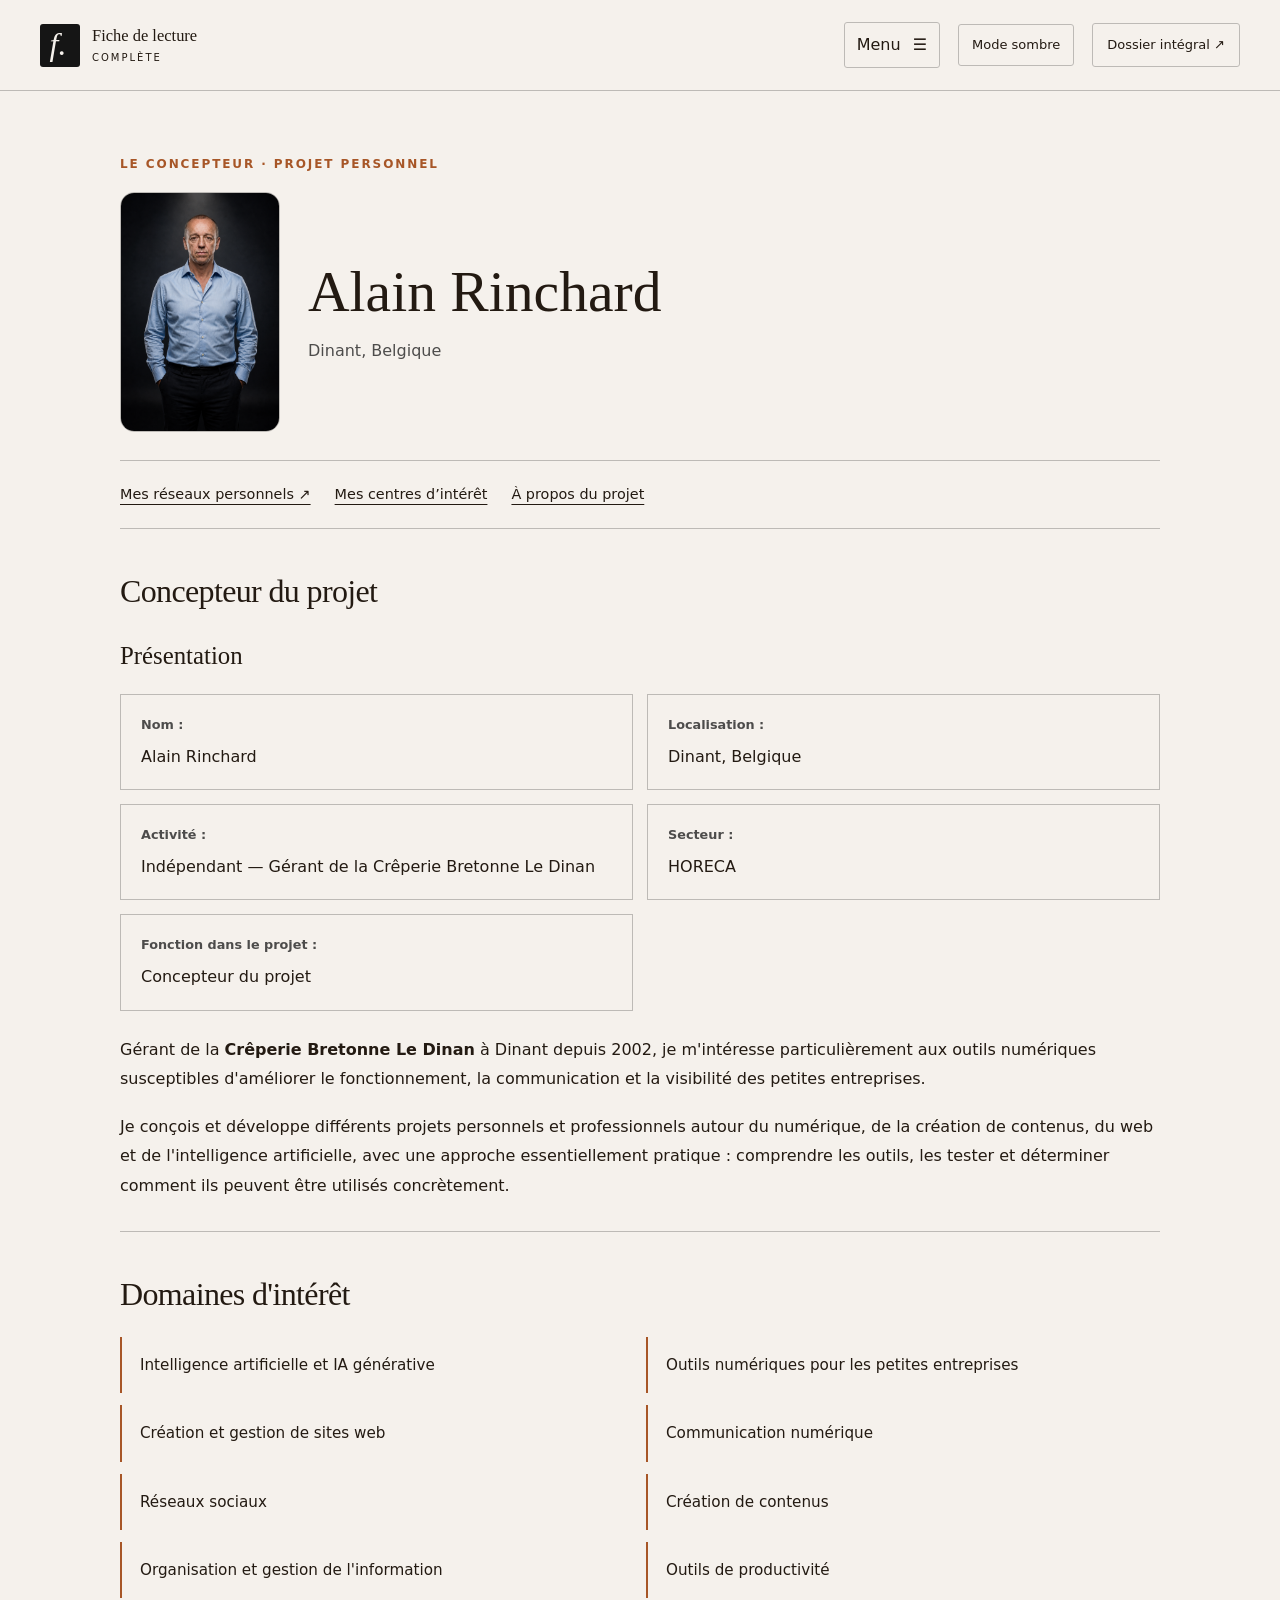
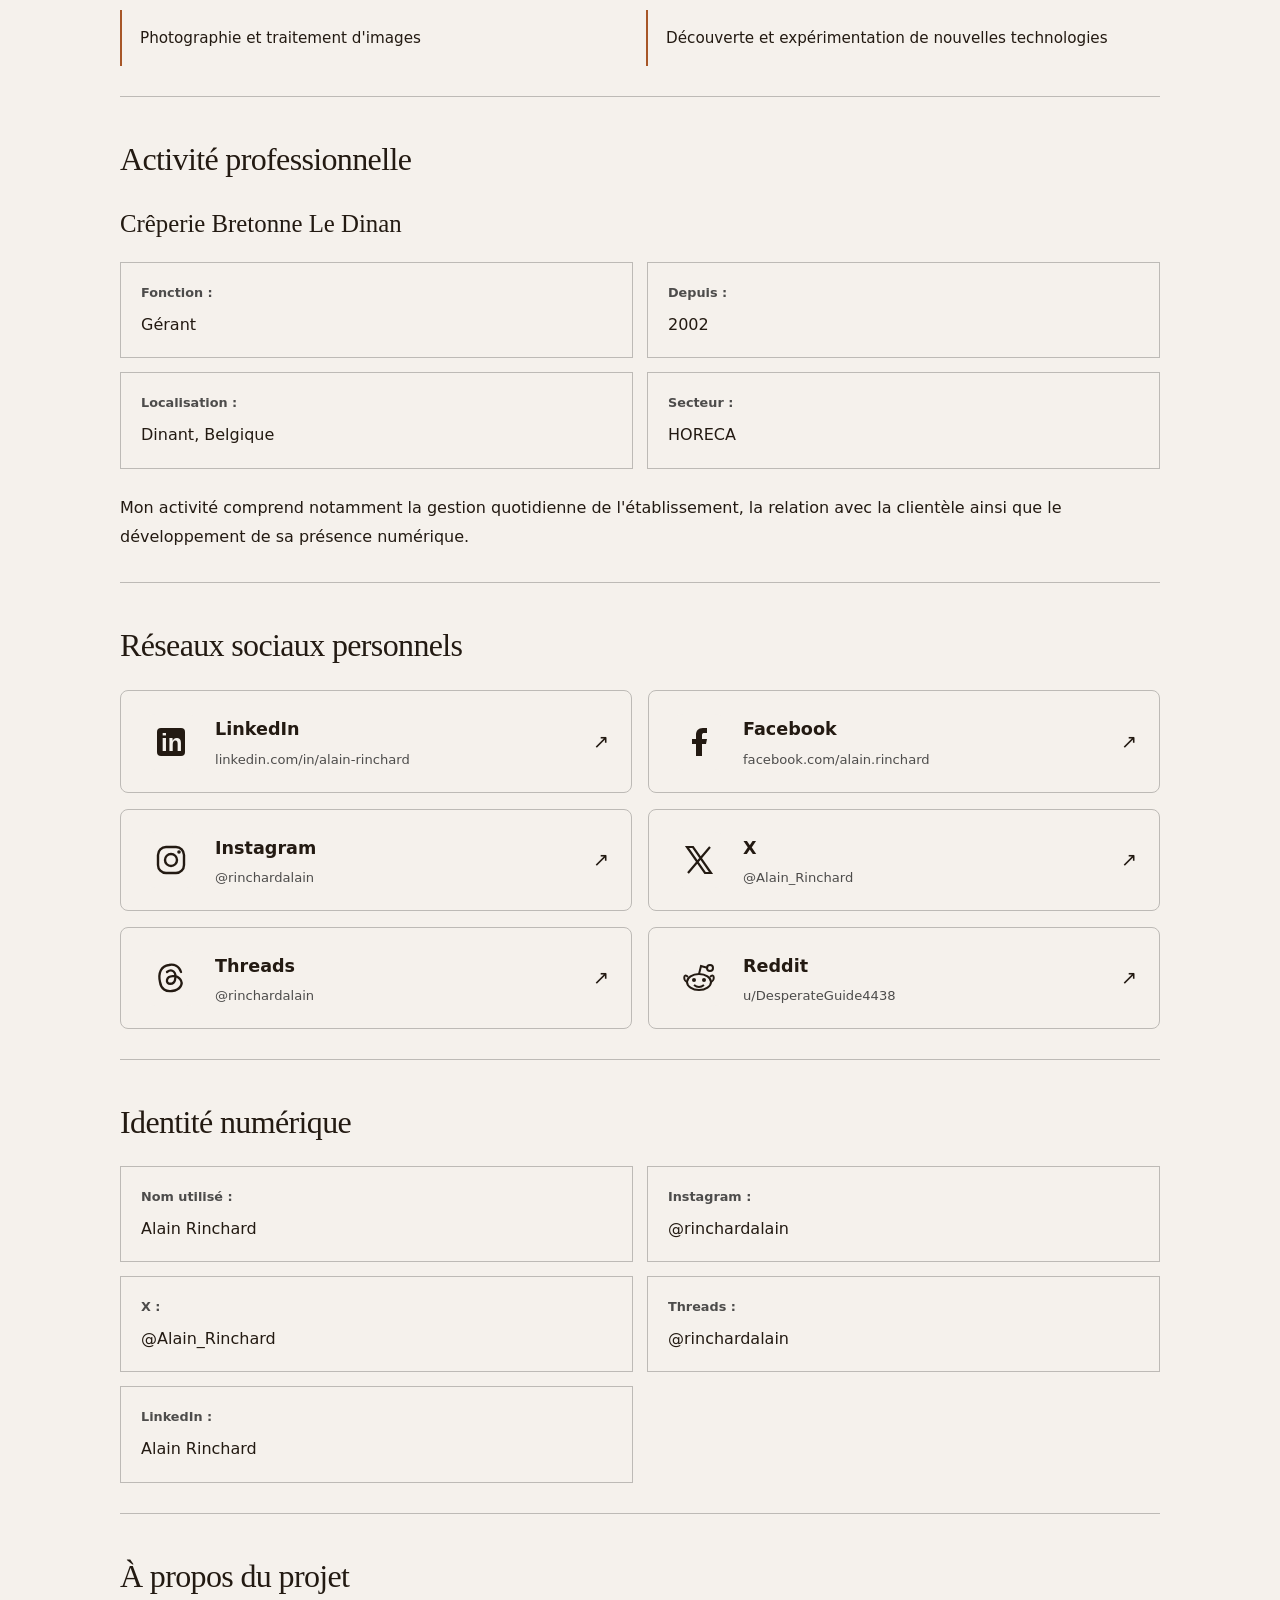
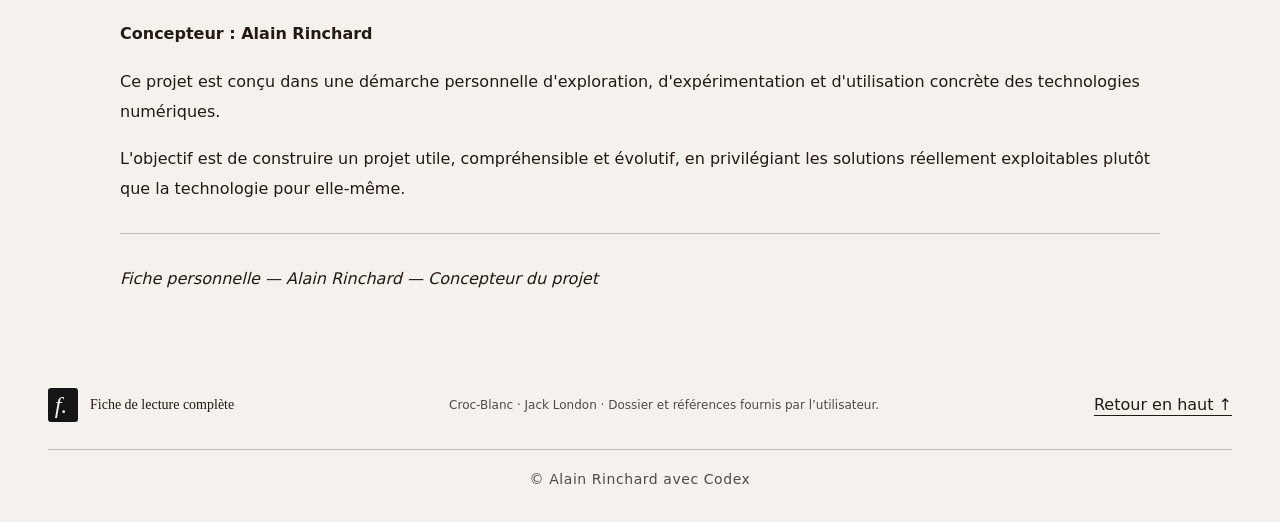
<file: concepteur.html>
<!doctype html>
<html lang="fr">
<head>
  <meta charset="utf-8">
  <meta name="viewport" content="width=device-width, initial-scale=1">
  <meta name="description" content="Croc-Blanc de Jack London : dossier documentaire, analyse et trois fiches de lecture imprimables.">
  <meta name="theme-color" content="#151515">
  <title>Alain Rinchard — Concepteur — Fiche de lecture complète</title>
  <link rel="icon" href="assets/favicon.svg" type="image/svg+xml">
  <script src="theme.js"></script>
  <link rel="stylesheet" href="styles.css"><link rel="stylesheet" href="lecture.css?v=e0d059896cee">
  <script src="app.js" defer></script>
</head>
<body>
  <a class="skip-link" href="#contenu">Aller au contenu</a>
  <header class="site-header">
    <div class="header-inner">
      <a class="brand" href="index.html">
        <span class="brand-icon" aria-hidden="true">f.</span>
        <span>Fiche de lecture<span class="brand-sub">COMPLÈTE</span></span>
      </a>
      <button class="menu-toggle" type="button" aria-expanded="false" aria-controls="navigation">Menu <span aria-hidden="true">☰</span></button>
      <nav id="navigation" aria-label="Navigation principale"><a href="index.html#accueil">Accueil</a><a href="index.html#livre">Le livre</a><a href="index.html#personnages">Personnages</a><a href="index.html#analyse">Analyse</a><a href="index.html#fiches">Fiches</a><a href="index.html#auteur">Auteur</a><a href="index.html#apropos">À propos</a></nav>
      <button class="theme-toggle" type="button" aria-pressed="false">Mode sombre</button>
      <a class="header-dossier" href="dossier.html">Dossier intégral <span aria-hidden="true">↗</span></a>
    </div>
    <div class="reading-progress" aria-hidden="true"></div>
  </header>
  <main id="contenu"><article class="wrap prose creator-document"><p class="eyebrow">LE CONCEPTEUR · PROJET PERSONNEL</p><header class="creator-title"><img class="creator-portrait" src="assets/alain-rinchard.png" alt="Portrait d’Alain Rinchard, concepteur du projet" width="1024" height="1536" decoding="async"><div><h1 id="creator-1">Alain Rinchard</h1><p>Dinant, Belgique</p></div></header>
<nav class="creator-shortcuts" aria-label="Rubriques du concepteur"><a href="#creator-7">Mes réseaux personnels ↗</a><a href="#creator-4">Mes centres d’intérêt</a><a href="#creator-9">À propos du projet</a></nav><h2 id="creator-2">Concepteur du projet</h2>
<h3 id="creator-3">Présentation</h3>
<div class="creator-details"><p><strong>Nom :</strong> Alain Rinchard</p><p><strong>Localisation :</strong> Dinant, Belgique</p><p><strong>Activité :</strong> Indépendant — Gérant de la Crêperie Bretonne Le Dinan</p><p><strong>Secteur :</strong> HORECA</p><p><strong>Fonction dans le projet :</strong> Concepteur du projet</p></div>
<p>Gérant de la <strong>Crêperie Bretonne Le Dinan</strong> à Dinant depuis 2002, je m&#x27;intéresse particulièrement aux outils numériques susceptibles d&#x27;améliorer le fonctionnement, la communication et la visibilité des petites entreprises.</p>
<p>Je conçois et développe différents projets personnels et professionnels autour du numérique, de la création de contenus, du web et de l&#x27;intelligence artificielle, avec une approche essentiellement pratique : comprendre les outils, les tester et déterminer comment ils peuvent être utilisés concrètement.</p>
<hr>
<h2 id="creator-4">Domaines d&#x27;intérêt</h2>
<ul class="creator-interests"><li><p>Intelligence artificielle et IA générative</p></li><li><p>Outils numériques pour les petites entreprises</p></li><li><p>Création et gestion de sites web</p></li><li><p>Communication numérique</p></li><li><p>Réseaux sociaux</p></li><li><p>Création de contenus</p></li><li><p>Organisation et gestion de l&#x27;information</p></li><li><p>Outils de productivité</p></li><li><p>Photographie et traitement d&#x27;images</p></li><li><p>Découverte et expérimentation de nouvelles technologies</p></li></ul>
<hr>
<h2 id="creator-5">Activité professionnelle</h2>
<h3 id="creator-6">Crêperie Bretonne Le Dinan</h3>
<div class="creator-details"><p><strong>Fonction :</strong> Gérant</p><p><strong>Depuis :</strong> 2002</p><p><strong>Localisation :</strong> Dinant, Belgique</p><p><strong>Secteur :</strong> HORECA</p></div>
<p>Mon activité comprend notamment la gestion quotidienne de l&#x27;établissement, la relation avec la clientèle ainsi que le développement de sa présence numérique.</p>
<hr>
<h2 id="creator-7">Réseaux sociaux personnels</h2>
<div class="social-profiles"><a class="social-profile" href="https://www.linkedin.com/in/alain-rinchard" aria-label="Profil personnel LinkedIn d’Alain Rinchard"><span class="social-icon"><svg viewBox="0 0 32 32" width="32" height="32" aria-hidden="true" focusable="false"><rect x="2" y="2" width="28" height="28" rx="4" fill="currentColor"/><text x="6" y="25" font-family="Arial,sans-serif" font-size="24" font-weight="bold" fill="var(--social-icon-bg)">in</text></svg></span><span class="social-label"><strong>LinkedIn</strong><span>linkedin.com/in/alain-rinchard</span></span><span class="social-arrow" aria-hidden="true">↗</span></a><a class="social-profile" href="https://www.facebook.com/alain.rinchard" aria-label="Profil personnel Facebook d’Alain Rinchard"><span class="social-icon"><svg viewBox="0 0 32 32" width="32" height="32" aria-hidden="true" focusable="false"><path fill="currentColor" d="M19 30V18h4l1-5h-5V9c0-1.5 1-2 2-2h3V2h-4c-5 0-7 3-7 7v4H9v5h4v12z"/></svg></span><span class="social-label"><strong>Facebook</strong><span>facebook.com/alain.rinchard</span></span><span class="social-arrow" aria-hidden="true">↗</span></a><a class="social-profile" href="https://www.instagram.com/rinchardalain/" aria-label="Profil personnel Instagram d’Alain Rinchard"><span class="social-icon"><svg viewBox="0 0 32 32" width="32" height="32" aria-hidden="true" focusable="false"><g fill="none" stroke="currentColor" stroke-width="2.4"><rect x="3" y="3" width="26" height="26" rx="8"/><circle cx="16" cy="16" r="6"/></g><circle cx="24" cy="8" r="1.8" fill="currentColor"/></svg></span><span class="social-label"><strong>Instagram</strong><span>@rinchardalain</span></span><span class="social-arrow" aria-hidden="true">↗</span></a><a class="social-profile" href="https://x.com/Alain_Rinchard" aria-label="Profil personnel X d’Alain Rinchard"><span class="social-icon"><svg viewBox="0 0 32 32" width="32" height="32" aria-hidden="true" focusable="false"><path d="M4 3h6l18 26h-6zM27 3 5 29" fill="none" stroke="currentColor" stroke-width="2.2"/></svg></span><span class="social-label"><strong>X</strong><span>@Alain_Rinchard</span></span><span class="social-arrow" aria-hidden="true">↗</span></a><a class="social-profile" href="https://www.threads.net/@rinchardalain" aria-label="Profil personnel Threads d’Alain Rinchard"><span class="social-icon"><svg viewBox="0 0 32 32" width="32" height="32" aria-hidden="true" focusable="false"><path d="M26 10C24 4 19 2 14 3 6 4 3 11 5 20c1 7 6 10 12 9 8-1 12-7 8-12-3-4-12-4-13 1-1 5 7 5 8 0 2-8-3-12-8-8" fill="none" stroke="currentColor" stroke-width="2.3" stroke-linecap="round"/></svg></span><span class="social-label"><strong>Threads</strong><span>@rinchardalain</span></span><span class="social-arrow" aria-hidden="true">↗</span></a><a class="social-profile" href="https://www.reddit.com/user/DesperateGuide4438/" aria-label="Profil personnel Reddit d’Alain Rinchard"><span class="social-icon"><svg viewBox="0 0 32 32" width="32" height="32" aria-hidden="true" focusable="false"><g stroke="currentColor" stroke-width="2" fill="none"><ellipse cx="16" cy="20" rx="12" ry="8"/><path d="m16 12 2-8 7 2M5 15C0 10 0 20 5 20M27 15c5-5 5 5 0 5M11 23q5 4 10 0"/><circle cx="27" cy="6" r="3"/></g><g fill="currentColor"><circle cx="11" cy="18" r="2"/><circle cx="21" cy="18" r="2"/></g></svg></span><span class="social-label"><strong>Reddit</strong><span>u/DesperateGuide4438</span></span><span class="social-arrow" aria-hidden="true">↗</span></a></div>
<hr>
<h2 id="creator-8">Identité numérique</h2>
<div class="creator-details"><p><strong>Nom utilisé :</strong> Alain Rinchard</p><p><strong>Instagram :</strong> @rinchardalain</p><p><strong>X :</strong> @Alain_Rinchard</p><p><strong>Threads :</strong> @rinchardalain</p><p><strong>LinkedIn :</strong> Alain Rinchard</p></div>
<hr>
<h2 id="creator-9">À propos du projet</h2>
<p><strong>Concepteur : Alain Rinchard</strong></p>
<p>Ce projet est conçu dans une démarche personnelle d&#x27;exploration, d&#x27;expérimentation et d&#x27;utilisation concrète des technologies numériques.</p>
<p>L&#x27;objectif est de construire un projet utile, compréhensible et évolutif, en privilégiant les solutions réellement exploitables plutôt que la technologie pour elle-même.</p>
<hr>
<p><em>Fiche personnelle — Alain Rinchard — Concepteur du projet</em></p></article></main>
  <footer class="site-footer wrap">
    <a class="brand" href="index.html"><span class="brand-icon" aria-hidden="true">f.</span><span>Fiche de lecture complète</span></a>
    <p>Croc-Blanc · Jack London · Dossier et références fournis par l’utilisateur.</p>
    <a href="#contenu">Retour en haut ↑</a>
    <p class="copyright">© <a href="concepteur.html">Alain Rinchard</a> avec Codex</p>
  </footer>
  <noscript><p class="noscript-note">JavaScript est désactivé. Le <a href="dossier.html">dossier intégral</a> donne accès à tous les contenus.</p></noscript>
</body>
</html>
</file>
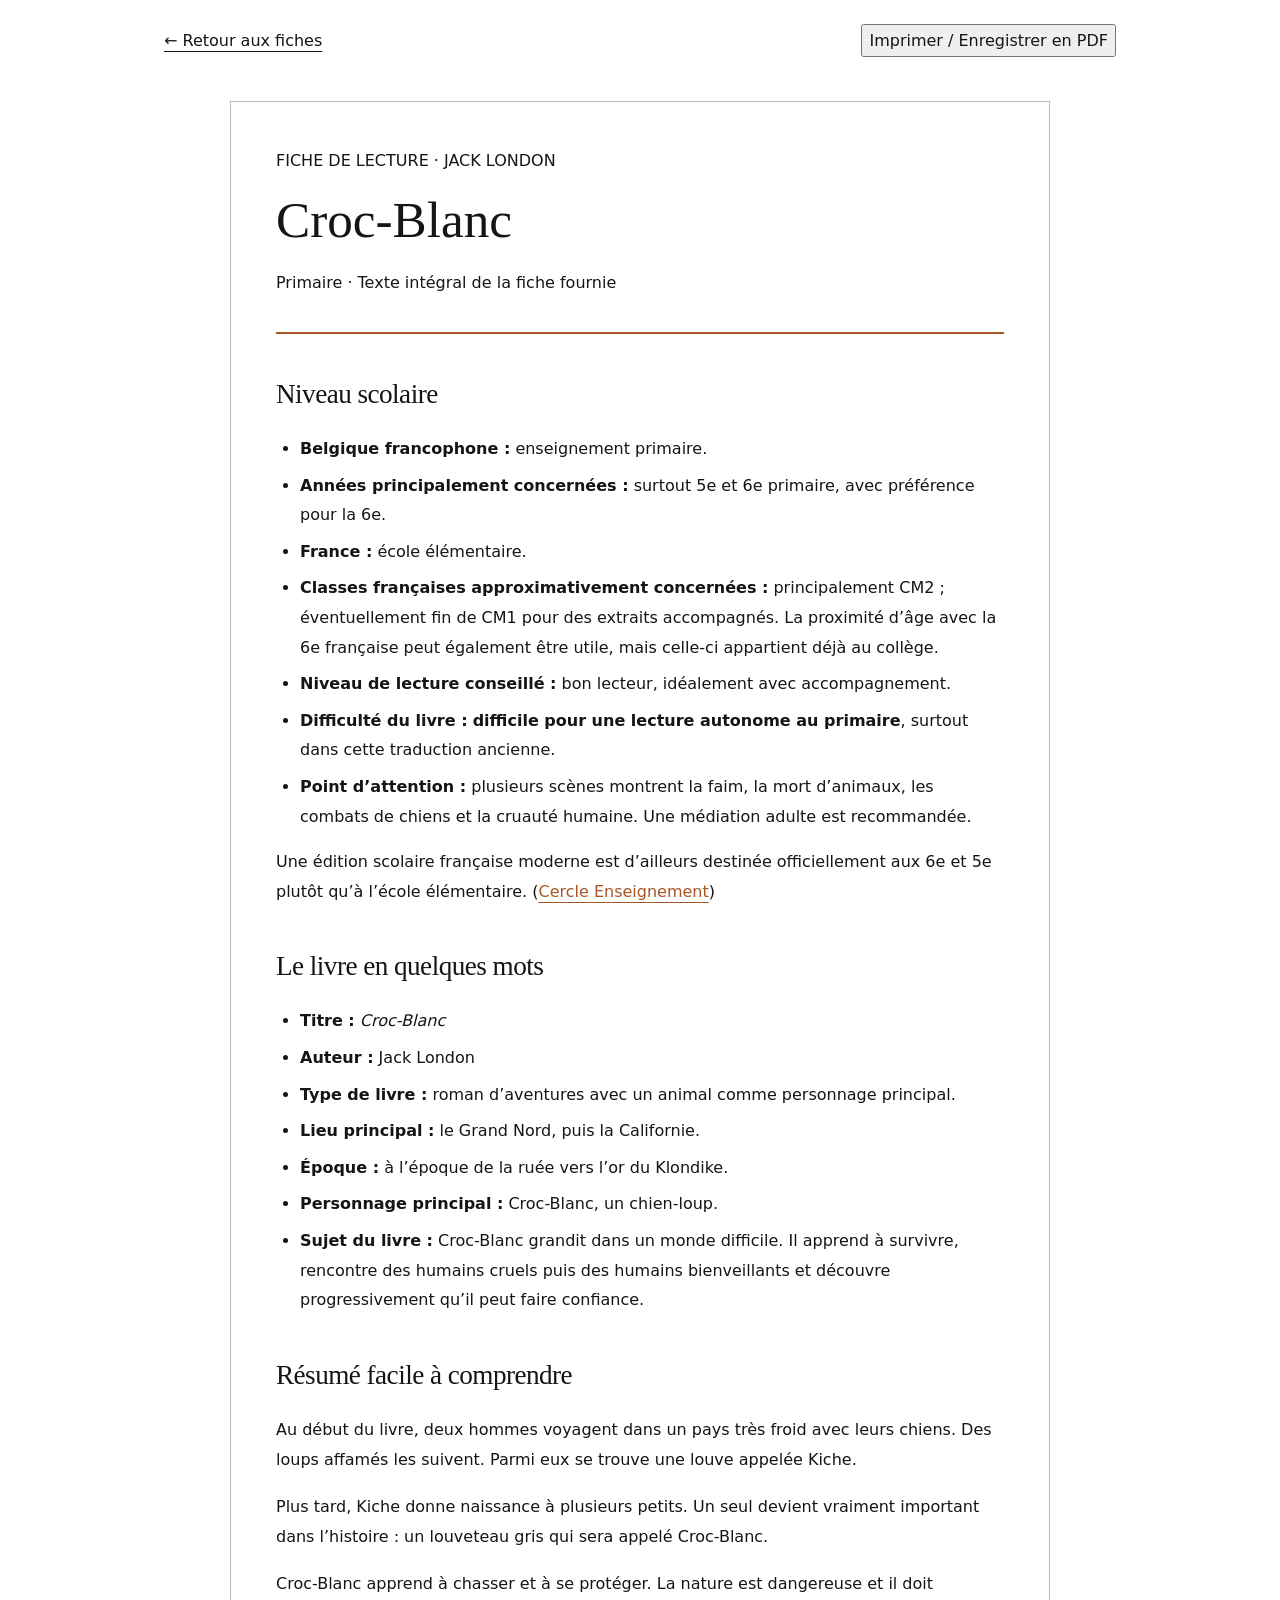
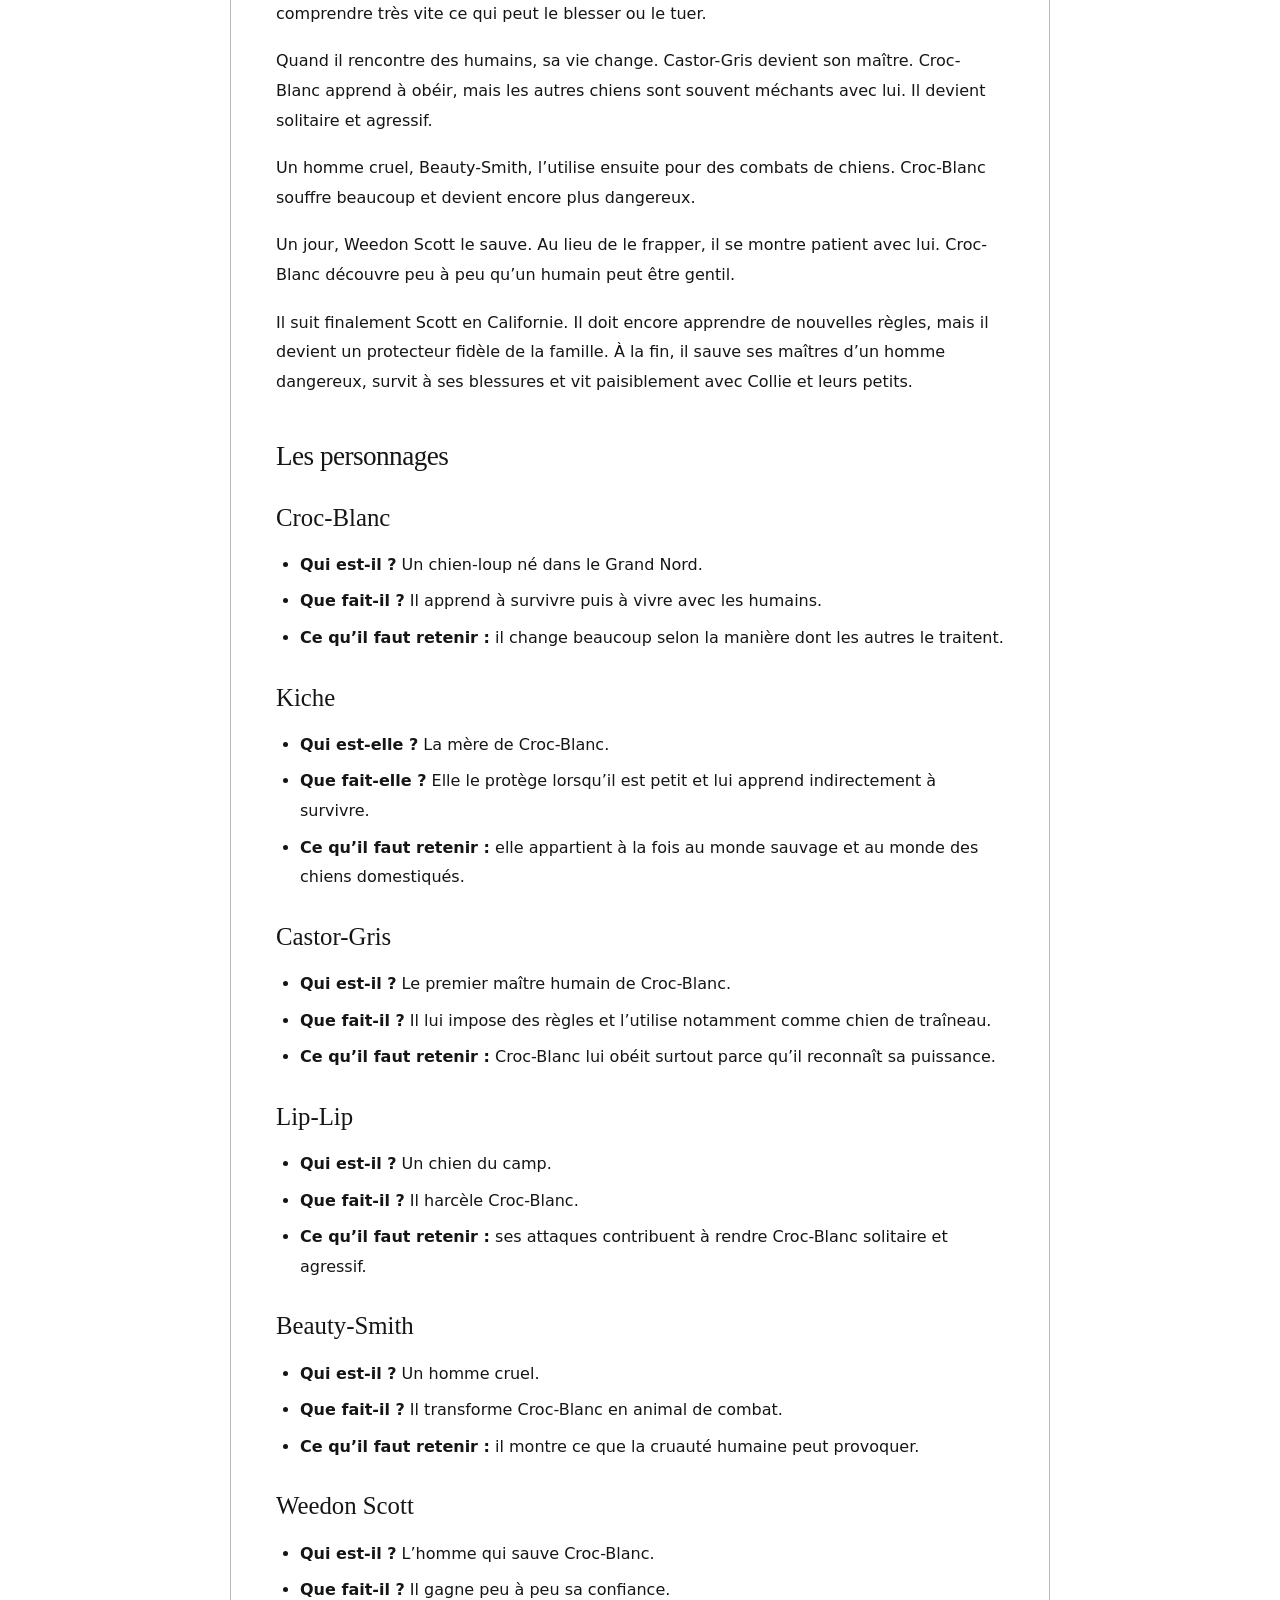
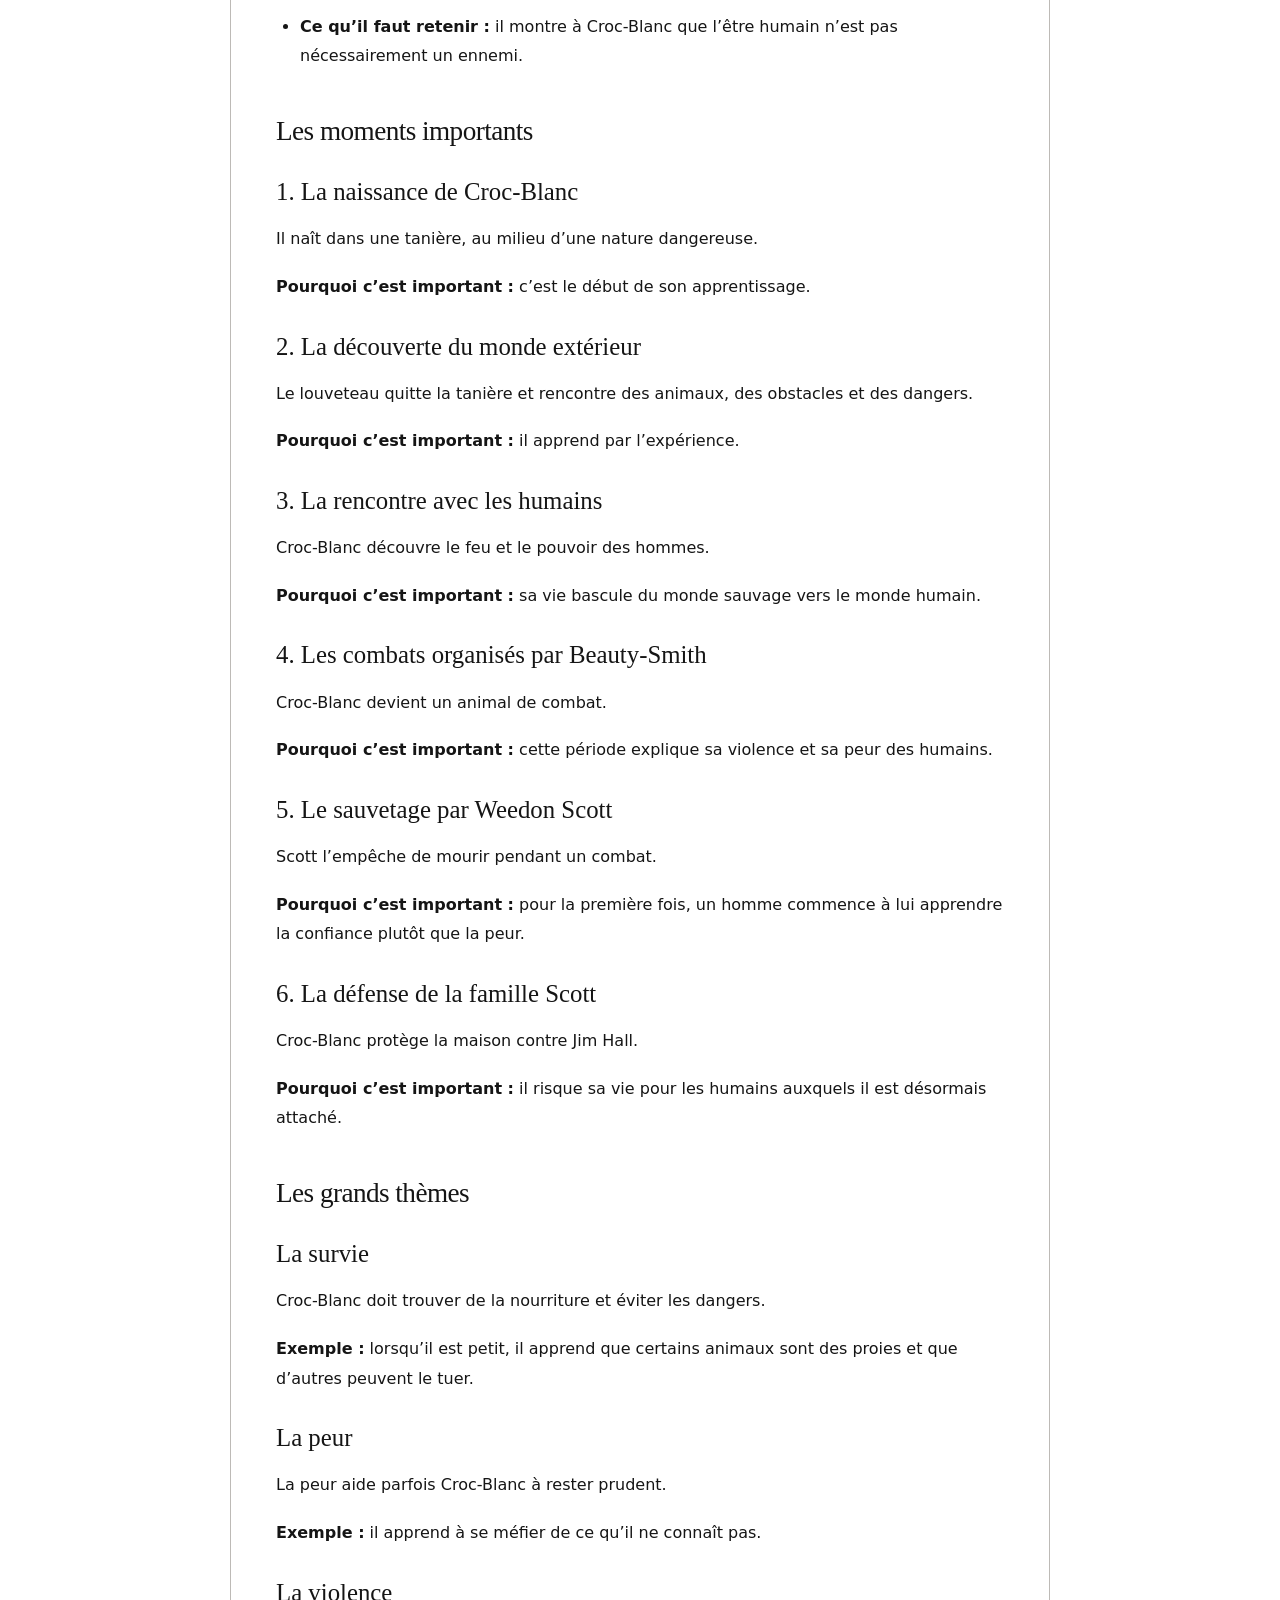
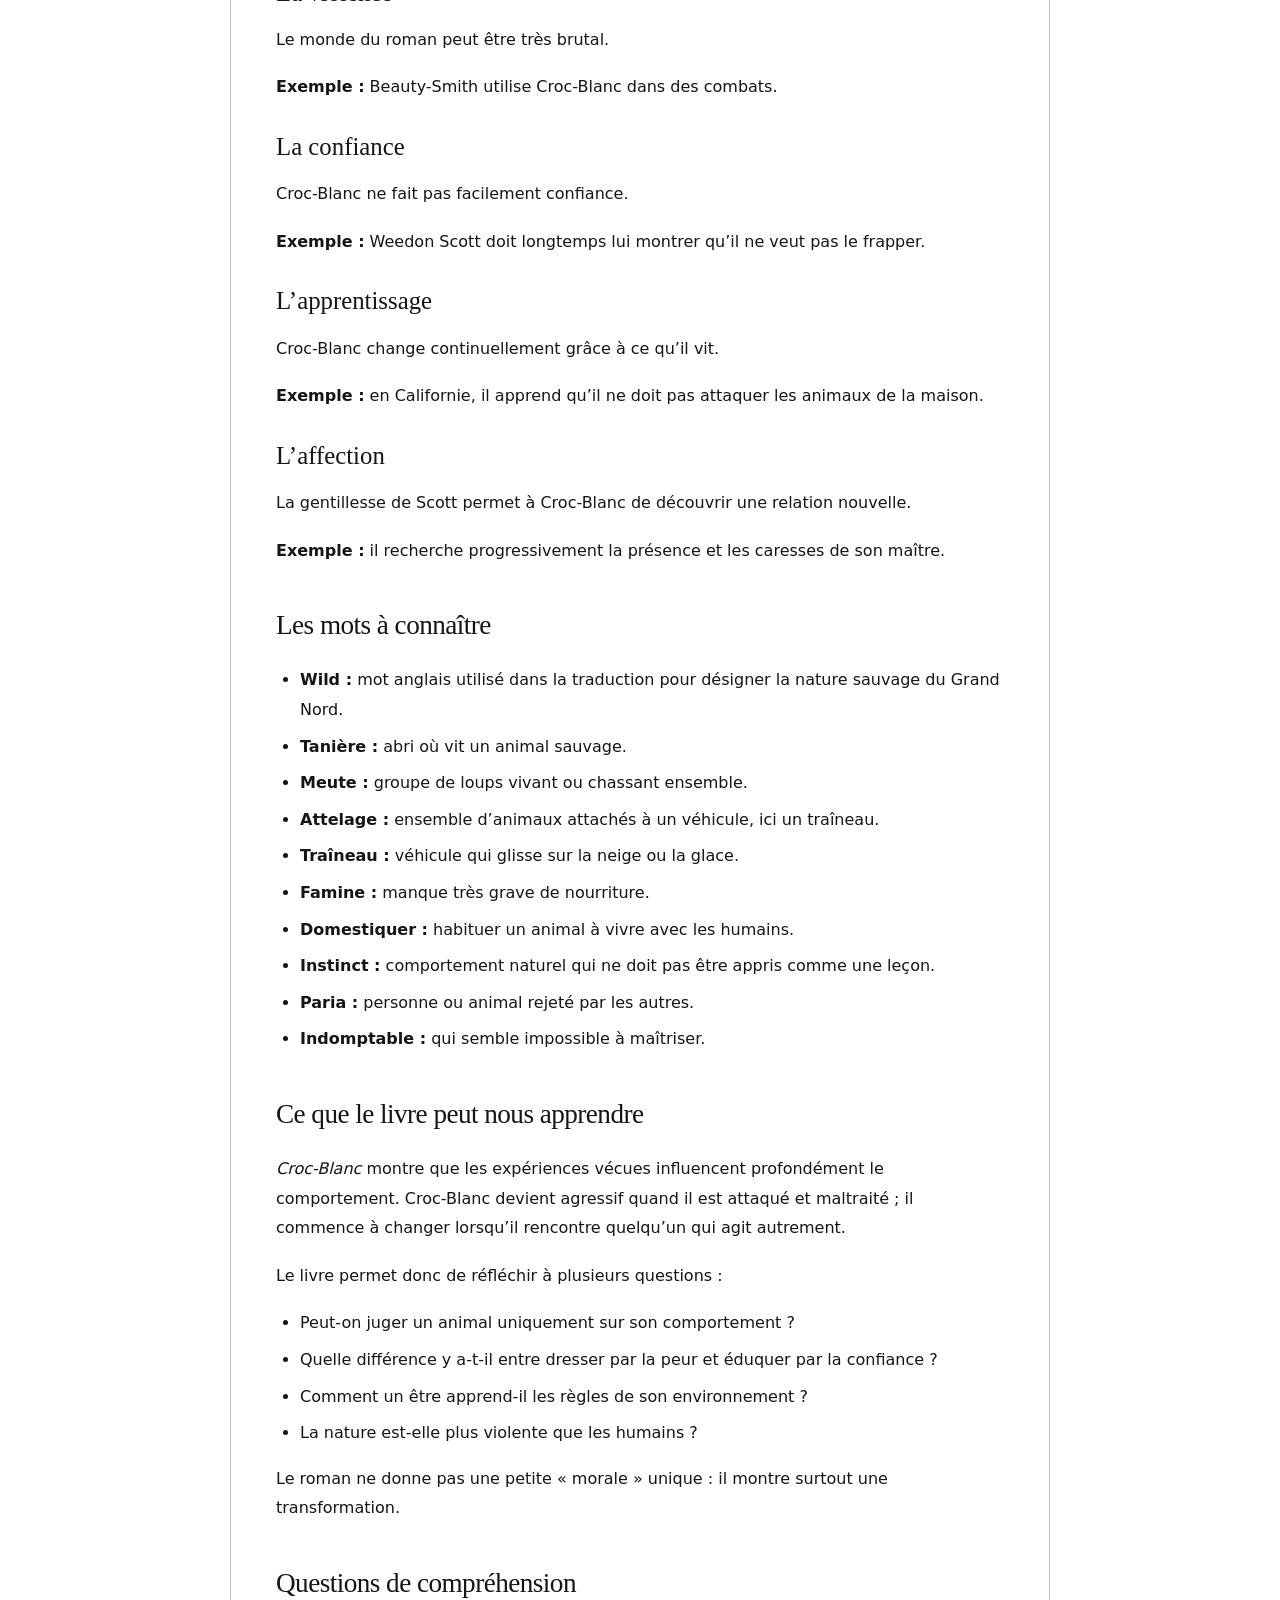
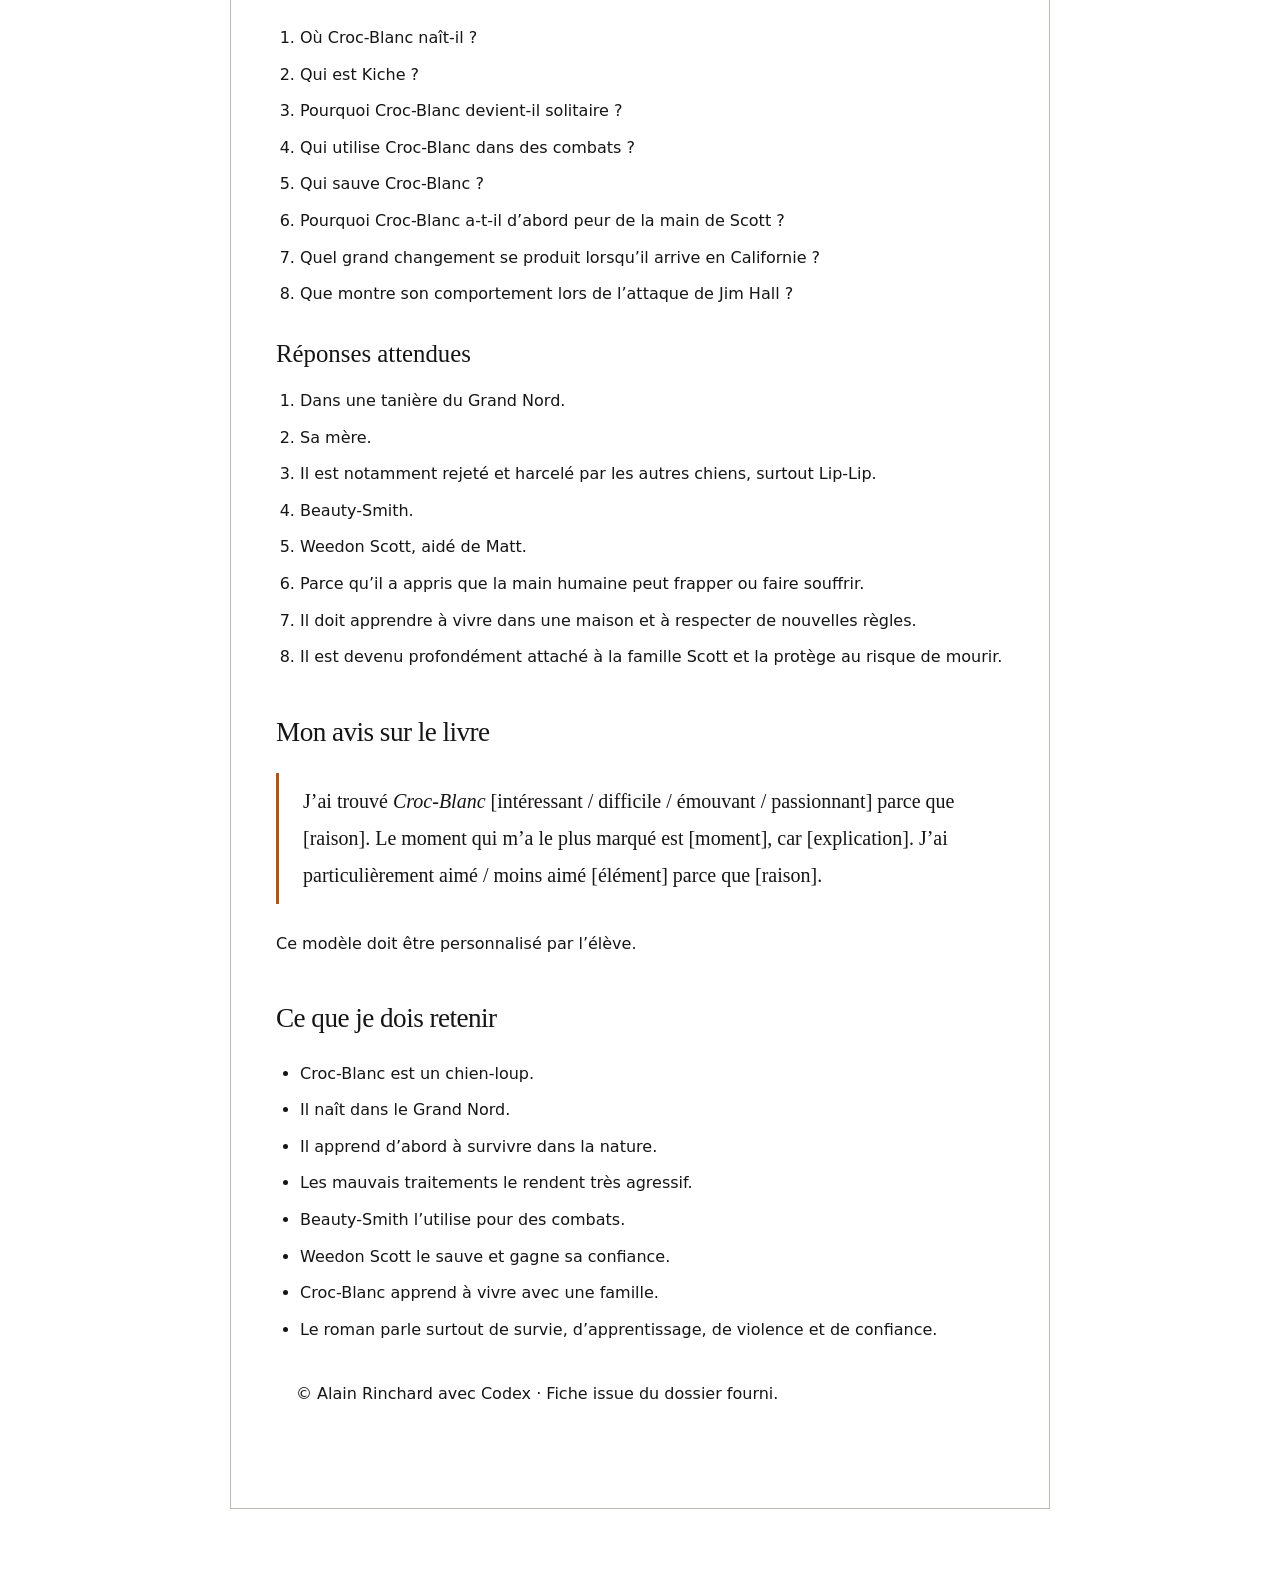
<file: fiche-primaire.html>
<!doctype html><html lang="fr"><head><meta charset="utf-8"><meta name="viewport" content="width=device-width,initial-scale=1"><title>Croc-Blanc — Primaire</title><script src="theme.js"></script><link rel="stylesheet" href="styles.css"><link rel="stylesheet" href="lecture.css"><script src="app.js" defer></script></head><body class="print-sheet"><div class="sheet-toolbar"><a href="index.html#fiches">← Retour aux fiches</a><button type="button" data-print>Imprimer / Enregistrer en PDF</button></div><main class="sheet-content"><header class="sheet-title"><p>FICHE DE LECTURE · JACK LONDON</p><h1>Croc-Blanc</h1><p>Primaire · Texte intégral de la fiche fournie</p></header><div class="prose"><h2 id="sheet-0-1">Niveau scolaire</h2>
<ul><li><p><strong>Belgique francophone :</strong> enseignement primaire.</p></li><li><p><strong>Années principalement concernées :</strong> surtout 5e et 6e primaire, avec préférence pour la 6e.</p></li><li><p><strong>France :</strong> école élémentaire.</p></li><li><p><strong>Classes françaises approximativement concernées :</strong> principalement CM2 ; éventuellement fin de CM1 pour des extraits accompagnés. La proximité d’âge avec la 6e française peut également être utile, mais celle-ci appartient déjà au collège.</p></li><li><p><strong>Niveau de lecture conseillé :</strong> bon lecteur, idéalement avec accompagnement.</p></li><li><p><strong>Difficulté du livre :</strong> <strong>difficile pour une lecture autonome au primaire</strong>, surtout dans cette traduction ancienne.</p></li><li><p><strong>Point d’attention :</strong> plusieurs scènes montrent la faim, la mort d’animaux, les combats de chiens et la cruauté humaine. Une médiation adulte est recommandée.</p></li></ul>
<p>Une édition scolaire française moderne est d’ailleurs destinée officiellement aux 6e et 5e plutôt qu’à l’école élémentaire. (<a href="https://www.cercle-enseignement.com/Ouvrages/Gallimard/Folio-College/Croc-Blanc?utm_source=chatgpt.com">Cercle Enseignement</a>)</p>
<h2 id="sheet-0-2">Le livre en quelques mots</h2>
<ul><li><p><strong>Titre :</strong> <em>Croc-Blanc</em></p></li><li><p><strong>Auteur :</strong> Jack London</p></li><li><p><strong>Type de livre :</strong> roman d’aventures avec un animal comme personnage principal.</p></li><li><p><strong>Lieu principal :</strong> le Grand Nord, puis la Californie.</p></li><li><p><strong>Époque :</strong> à l’époque de la ruée vers l’or du Klondike.</p></li><li><p><strong>Personnage principal :</strong> Croc-Blanc, un chien-loup.</p></li><li><p><strong>Sujet du livre :</strong> Croc-Blanc grandit dans un monde difficile. Il apprend à survivre, rencontre des humains cruels puis des humains bienveillants et découvre progressivement qu’il peut faire confiance.</p></li></ul>
<h2 id="sheet-0-3">Résumé facile à comprendre</h2>
<p>Au début du livre, deux hommes voyagent dans un pays très froid avec leurs chiens. Des loups affamés les suivent. Parmi eux se trouve une louve appelée Kiche.</p>
<p>Plus tard, Kiche donne naissance à plusieurs petits. Un seul devient vraiment important dans l’histoire : un louveteau gris qui sera appelé Croc-Blanc.</p>
<p>Croc-Blanc apprend à chasser et à se protéger. La nature est dangereuse et il doit comprendre très vite ce qui peut le blesser ou le tuer.</p>
<p>Quand il rencontre des humains, sa vie change. Castor-Gris devient son maître. Croc-Blanc apprend à obéir, mais les autres chiens sont souvent méchants avec lui. Il devient solitaire et agressif.</p>
<p>Un homme cruel, Beauty-Smith, l’utilise ensuite pour des combats de chiens. Croc-Blanc souffre beaucoup et devient encore plus dangereux.</p>
<p>Un jour, Weedon Scott le sauve. Au lieu de le frapper, il se montre patient avec lui. Croc-Blanc découvre peu à peu qu’un humain peut être gentil.</p>
<p>Il suit finalement Scott en Californie. Il doit encore apprendre de nouvelles règles, mais il devient un protecteur fidèle de la famille. À la fin, il sauve ses maîtres d’un homme dangereux, survit à ses blessures et vit paisiblement avec Collie et leurs petits.</p>
<h2 id="sheet-0-4">Les personnages</h2>
<h3 id="sheet-0-5">Croc-Blanc</h3>
<ul><li><p><strong>Qui est-il ?</strong> Un chien-loup né dans le Grand Nord.</p></li><li><p><strong>Que fait-il ?</strong> Il apprend à survivre puis à vivre avec les humains.</p></li><li><p><strong>Ce qu’il faut retenir :</strong> il change beaucoup selon la manière dont les autres le traitent.</p></li></ul>
<h3 id="sheet-0-6">Kiche</h3>
<ul><li><p><strong>Qui est-elle ?</strong> La mère de Croc-Blanc.</p></li><li><p><strong>Que fait-elle ?</strong> Elle le protège lorsqu’il est petit et lui apprend indirectement à survivre.</p></li><li><p><strong>Ce qu’il faut retenir :</strong> elle appartient à la fois au monde sauvage et au monde des chiens domestiqués.</p></li></ul>
<h3 id="sheet-0-7">Castor-Gris</h3>
<ul><li><p><strong>Qui est-il ?</strong> Le premier maître humain de Croc-Blanc.</p></li><li><p><strong>Que fait-il ?</strong> Il lui impose des règles et l’utilise notamment comme chien de traîneau.</p></li><li><p><strong>Ce qu’il faut retenir :</strong> Croc-Blanc lui obéit surtout parce qu’il reconnaît sa puissance.</p></li></ul>
<h3 id="sheet-0-8">Lip-Lip</h3>
<ul><li><p><strong>Qui est-il ?</strong> Un chien du camp.</p></li><li><p><strong>Que fait-il ?</strong> Il harcèle Croc-Blanc.</p></li><li><p><strong>Ce qu’il faut retenir :</strong> ses attaques contribuent à rendre Croc-Blanc solitaire et agressif.</p></li></ul>
<h3 id="sheet-0-9">Beauty-Smith</h3>
<ul><li><p><strong>Qui est-il ?</strong> Un homme cruel.</p></li><li><p><strong>Que fait-il ?</strong> Il transforme Croc-Blanc en animal de combat.</p></li><li><p><strong>Ce qu’il faut retenir :</strong> il montre ce que la cruauté humaine peut provoquer.</p></li></ul>
<h3 id="sheet-0-10">Weedon Scott</h3>
<ul><li><p><strong>Qui est-il ?</strong> L’homme qui sauve Croc-Blanc.</p></li><li><p><strong>Que fait-il ?</strong> Il gagne peu à peu sa confiance.</p></li><li><p><strong>Ce qu’il faut retenir :</strong> il montre à Croc-Blanc que l’être humain n’est pas nécessairement un ennemi.</p></li></ul>
<h2 id="sheet-0-11">Les moments importants</h2>
<h3 id="sheet-0-12">1. La naissance de Croc-Blanc</h3>
<p>Il naît dans une tanière, au milieu d’une nature dangereuse.</p>
<p><strong>Pourquoi c’est important :</strong> c’est le début de son apprentissage.</p>
<h3 id="sheet-0-13">2. La découverte du monde extérieur</h3>
<p>Le louveteau quitte la tanière et rencontre des animaux, des obstacles et des dangers.</p>
<p><strong>Pourquoi c’est important :</strong> il apprend par l’expérience.</p>
<h3 id="sheet-0-14">3. La rencontre avec les humains</h3>
<p>Croc-Blanc découvre le feu et le pouvoir des hommes.</p>
<p><strong>Pourquoi c’est important :</strong> sa vie bascule du monde sauvage vers le monde humain.</p>
<h3 id="sheet-0-15">4. Les combats organisés par Beauty-Smith</h3>
<p>Croc-Blanc devient un animal de combat.</p>
<p><strong>Pourquoi c’est important :</strong> cette période explique sa violence et sa peur des humains.</p>
<h3 id="sheet-0-16">5. Le sauvetage par Weedon Scott</h3>
<p>Scott l’empêche de mourir pendant un combat.</p>
<p><strong>Pourquoi c’est important :</strong> pour la première fois, un homme commence à lui apprendre la confiance plutôt que la peur.</p>
<h3 id="sheet-0-17">6. La défense de la famille Scott</h3>
<p>Croc-Blanc protège la maison contre Jim Hall.</p>
<p><strong>Pourquoi c’est important :</strong> il risque sa vie pour les humains auxquels il est désormais attaché.</p>
<h2 id="sheet-0-18">Les grands thèmes</h2>
<h3 id="sheet-0-19">La survie</h3>
<p>Croc-Blanc doit trouver de la nourriture et éviter les dangers.</p>
<p><strong>Exemple :</strong> lorsqu’il est petit, il apprend que certains animaux sont des proies et que d’autres peuvent le tuer.</p>
<h3 id="sheet-0-20">La peur</h3>
<p>La peur aide parfois Croc-Blanc à rester prudent.</p>
<p><strong>Exemple :</strong> il apprend à se méfier de ce qu’il ne connaît pas.</p>
<h3 id="sheet-0-21">La violence</h3>
<p>Le monde du roman peut être très brutal.</p>
<p><strong>Exemple :</strong> Beauty-Smith utilise Croc-Blanc dans des combats.</p>
<h3 id="sheet-0-22">La confiance</h3>
<p>Croc-Blanc ne fait pas facilement confiance.</p>
<p><strong>Exemple :</strong> Weedon Scott doit longtemps lui montrer qu’il ne veut pas le frapper.</p>
<h3 id="sheet-0-23">L’apprentissage</h3>
<p>Croc-Blanc change continuellement grâce à ce qu’il vit.</p>
<p><strong>Exemple :</strong> en Californie, il apprend qu’il ne doit pas attaquer les animaux de la maison.</p>
<h3 id="sheet-0-24">L’affection</h3>
<p>La gentillesse de Scott permet à Croc-Blanc de découvrir une relation nouvelle.</p>
<p><strong>Exemple :</strong> il recherche progressivement la présence et les caresses de son maître.</p>
<h2 id="sheet-0-25">Les mots à connaître</h2>
<ul><li><p><strong>Wild :</strong> mot anglais utilisé dans la traduction pour désigner la nature sauvage du Grand Nord.</p></li><li><p><strong>Tanière :</strong> abri où vit un animal sauvage.</p></li><li><p><strong>Meute :</strong> groupe de loups vivant ou chassant ensemble.</p></li><li><p><strong>Attelage :</strong> ensemble d’animaux attachés à un véhicule, ici un traîneau.</p></li><li><p><strong>Traîneau :</strong> véhicule qui glisse sur la neige ou la glace.</p></li><li><p><strong>Famine :</strong> manque très grave de nourriture.</p></li><li><p><strong>Domestiquer :</strong> habituer un animal à vivre avec les humains.</p></li><li><p><strong>Instinct :</strong> comportement naturel qui ne doit pas être appris comme une leçon.</p></li><li><p><strong>Paria :</strong> personne ou animal rejeté par les autres.</p></li><li><p><strong>Indomptable :</strong> qui semble impossible à maîtriser.</p></li></ul>
<h2 id="sheet-0-26">Ce que le livre peut nous apprendre</h2>
<p><em>Croc-Blanc</em> montre que les expériences vécues influencent profondément le comportement. Croc-Blanc devient agressif quand il est attaqué et maltraité ; il commence à changer lorsqu’il rencontre quelqu’un qui agit autrement.</p>
<p>Le livre permet donc de réfléchir à plusieurs questions :</p>
<ul><li><p>Peut-on juger un animal uniquement sur son comportement ?</p></li><li><p>Quelle différence y a-t-il entre dresser par la peur et éduquer par la confiance ?</p></li><li><p>Comment un être apprend-il les règles de son environnement ?</p></li><li><p>La nature est-elle plus violente que les humains ?</p></li></ul>
<p>Le roman ne donne pas une petite « morale » unique : il montre surtout une transformation.</p>
<h2 id="sheet-0-27">Questions de compréhension</h2>
<ol><li><p>Où Croc-Blanc naît-il ?</p></li><li><p>Qui est Kiche ?</p></li><li><p>Pourquoi Croc-Blanc devient-il solitaire ?</p></li><li><p>Qui utilise Croc-Blanc dans des combats ?</p></li><li><p>Qui sauve Croc-Blanc ?</p></li><li><p>Pourquoi Croc-Blanc a-t-il d’abord peur de la main de Scott ?</p></li><li><p>Quel grand changement se produit lorsqu’il arrive en Californie ?</p></li><li><p>Que montre son comportement lors de l’attaque de Jim Hall ?</p></li></ol>
<h3 id="sheet-0-28">Réponses attendues</h3>
<ol><li><p>Dans une tanière du Grand Nord.</p></li><li><p>Sa mère.</p></li><li><p>Il est notamment rejeté et harcelé par les autres chiens, surtout Lip-Lip.</p></li><li><p>Beauty-Smith.</p></li><li><p>Weedon Scott, aidé de Matt.</p></li><li><p>Parce qu’il a appris que la main humaine peut frapper ou faire souffrir.</p></li><li><p>Il doit apprendre à vivre dans une maison et à respecter de nouvelles règles.</p></li><li><p>Il est devenu profondément attaché à la famille Scott et la protège au risque de mourir.</p></li></ol>
<h2 id="sheet-0-29">Mon avis sur le livre</h2>
<blockquote><p>J’ai trouvé <em>Croc-Blanc</em> [intéressant / difficile / émouvant / passionnant] parce que [raison]. Le moment qui m’a le plus marqué est [moment], car [explication]. J’ai particulièrement aimé / moins aimé [élément] parce que [raison].</p></blockquote>
<p>Ce modèle doit être personnalisé par l’élève.</p>
<h2 id="sheet-0-30">Ce que je dois retenir</h2>
<ul><li><p>Croc-Blanc est un chien-loup.</p></li><li><p>Il naît dans le Grand Nord.</p></li><li><p>Il apprend d’abord à survivre dans la nature.</p></li><li><p>Les mauvais traitements le rendent très agressif.</p></li><li><p>Beauty-Smith l’utilise pour des combats.</p></li><li><p>Weedon Scott le sauve et gagne sa confiance.</p></li><li><p>Croc-Blanc apprend à vivre avec une famille.</p></li><li><p>Le roman parle surtout de survie, d’apprentissage, de violence et de confiance.</p></li></ul></div><footer class="sheet-credit">© Alain Rinchard avec Codex · Fiche issue du dossier fourni.</footer></main></body></html>
</file>
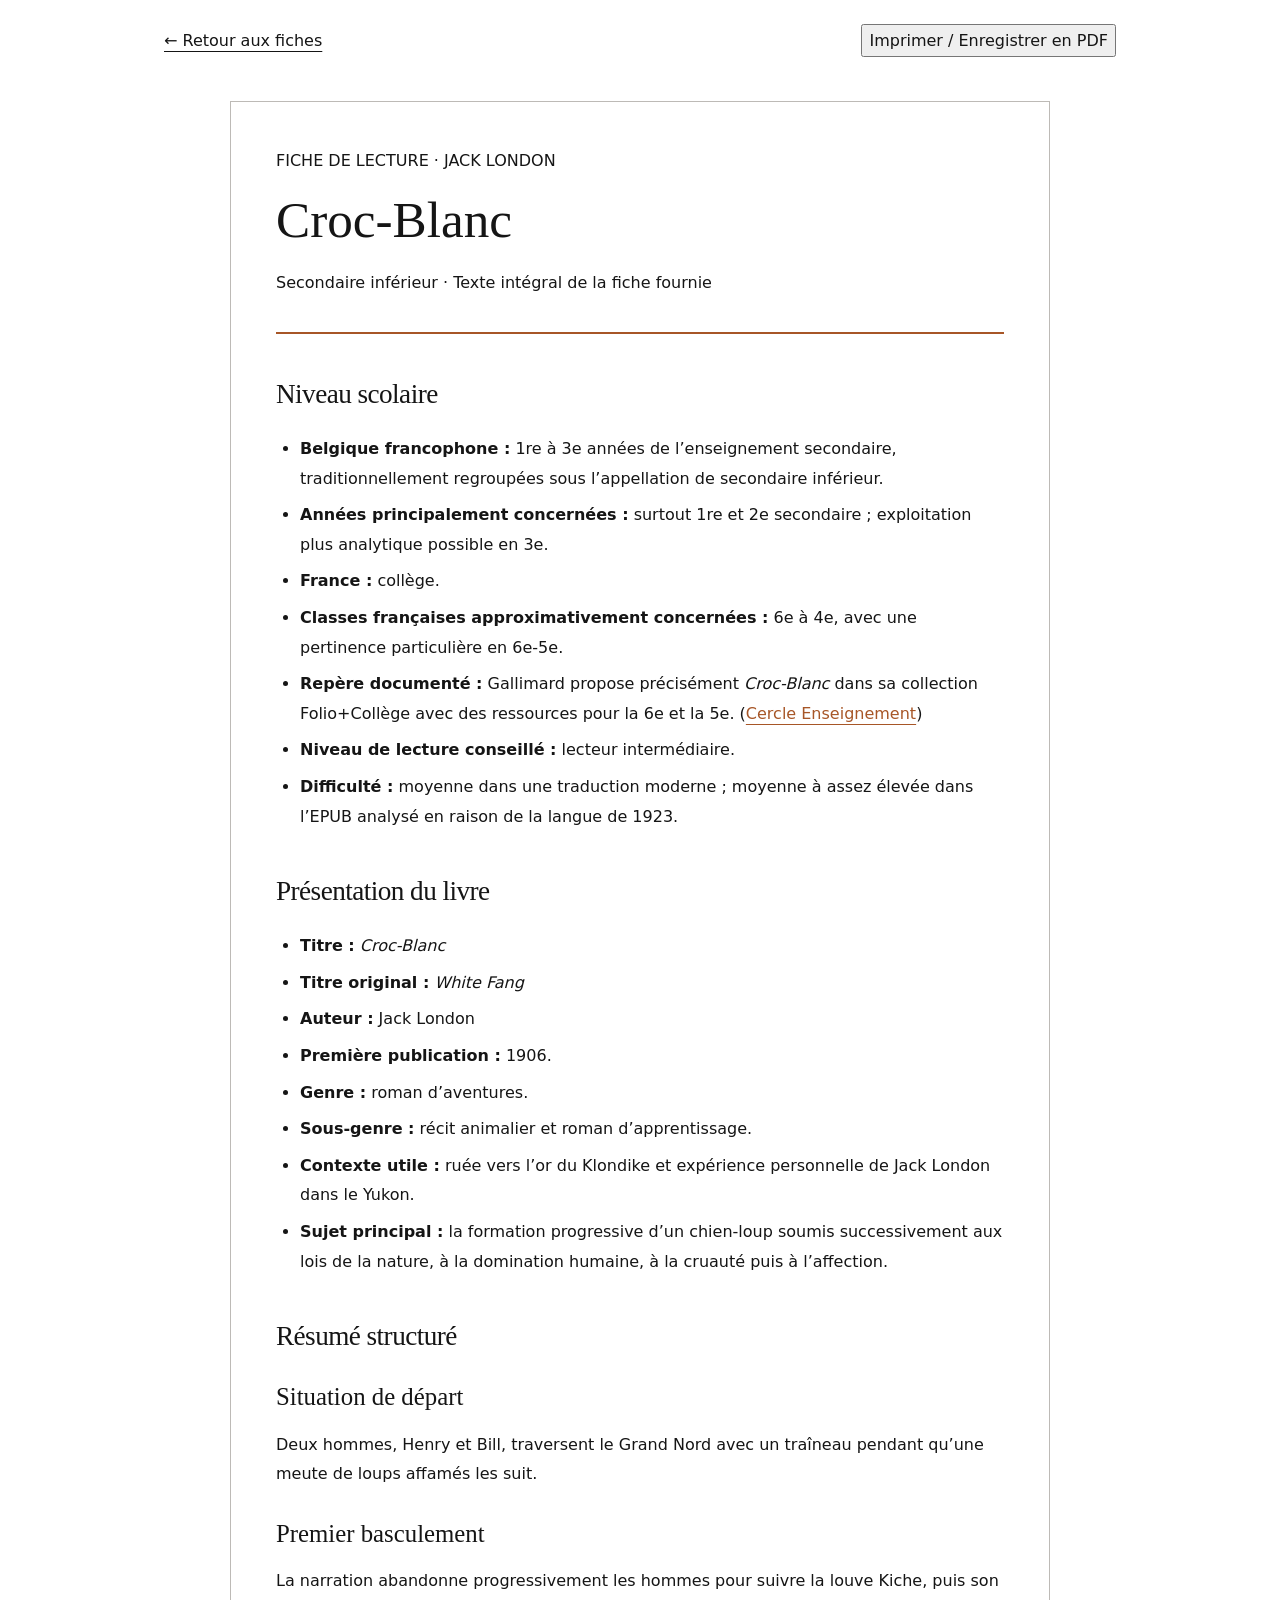
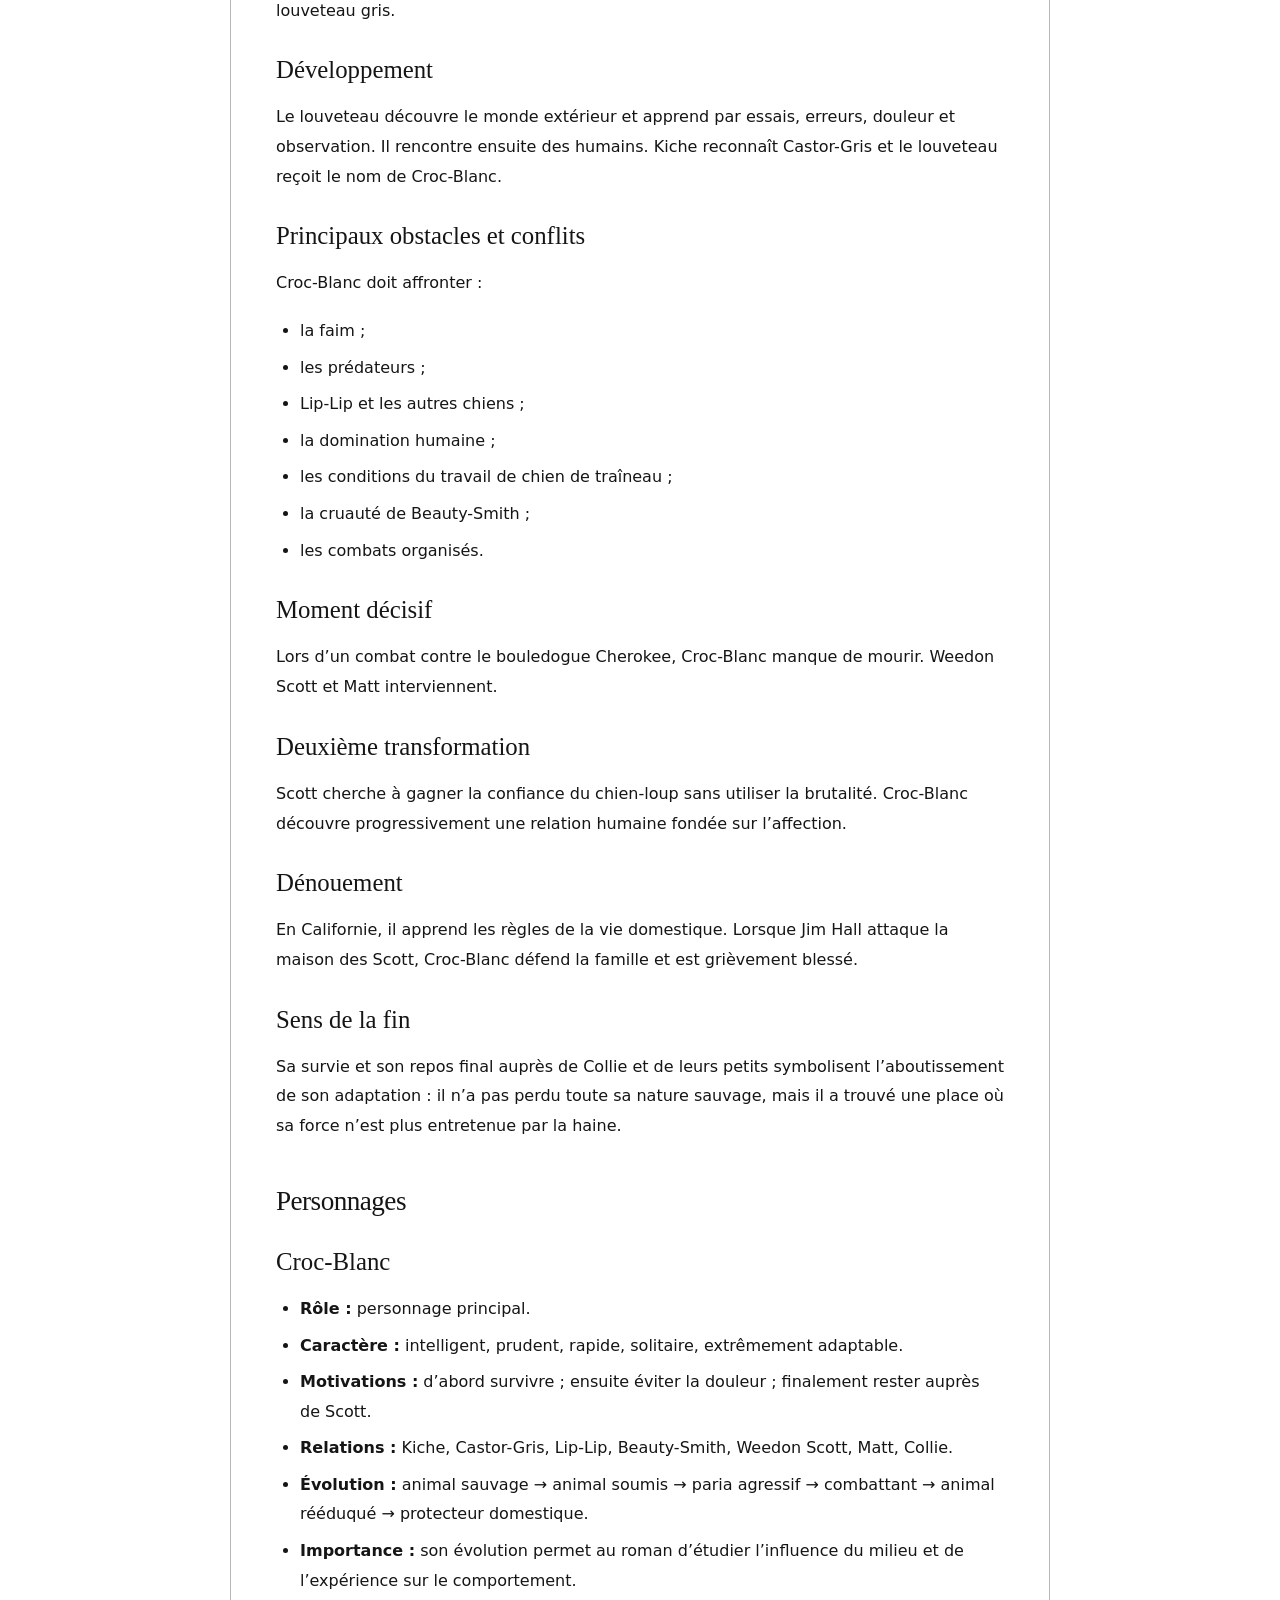
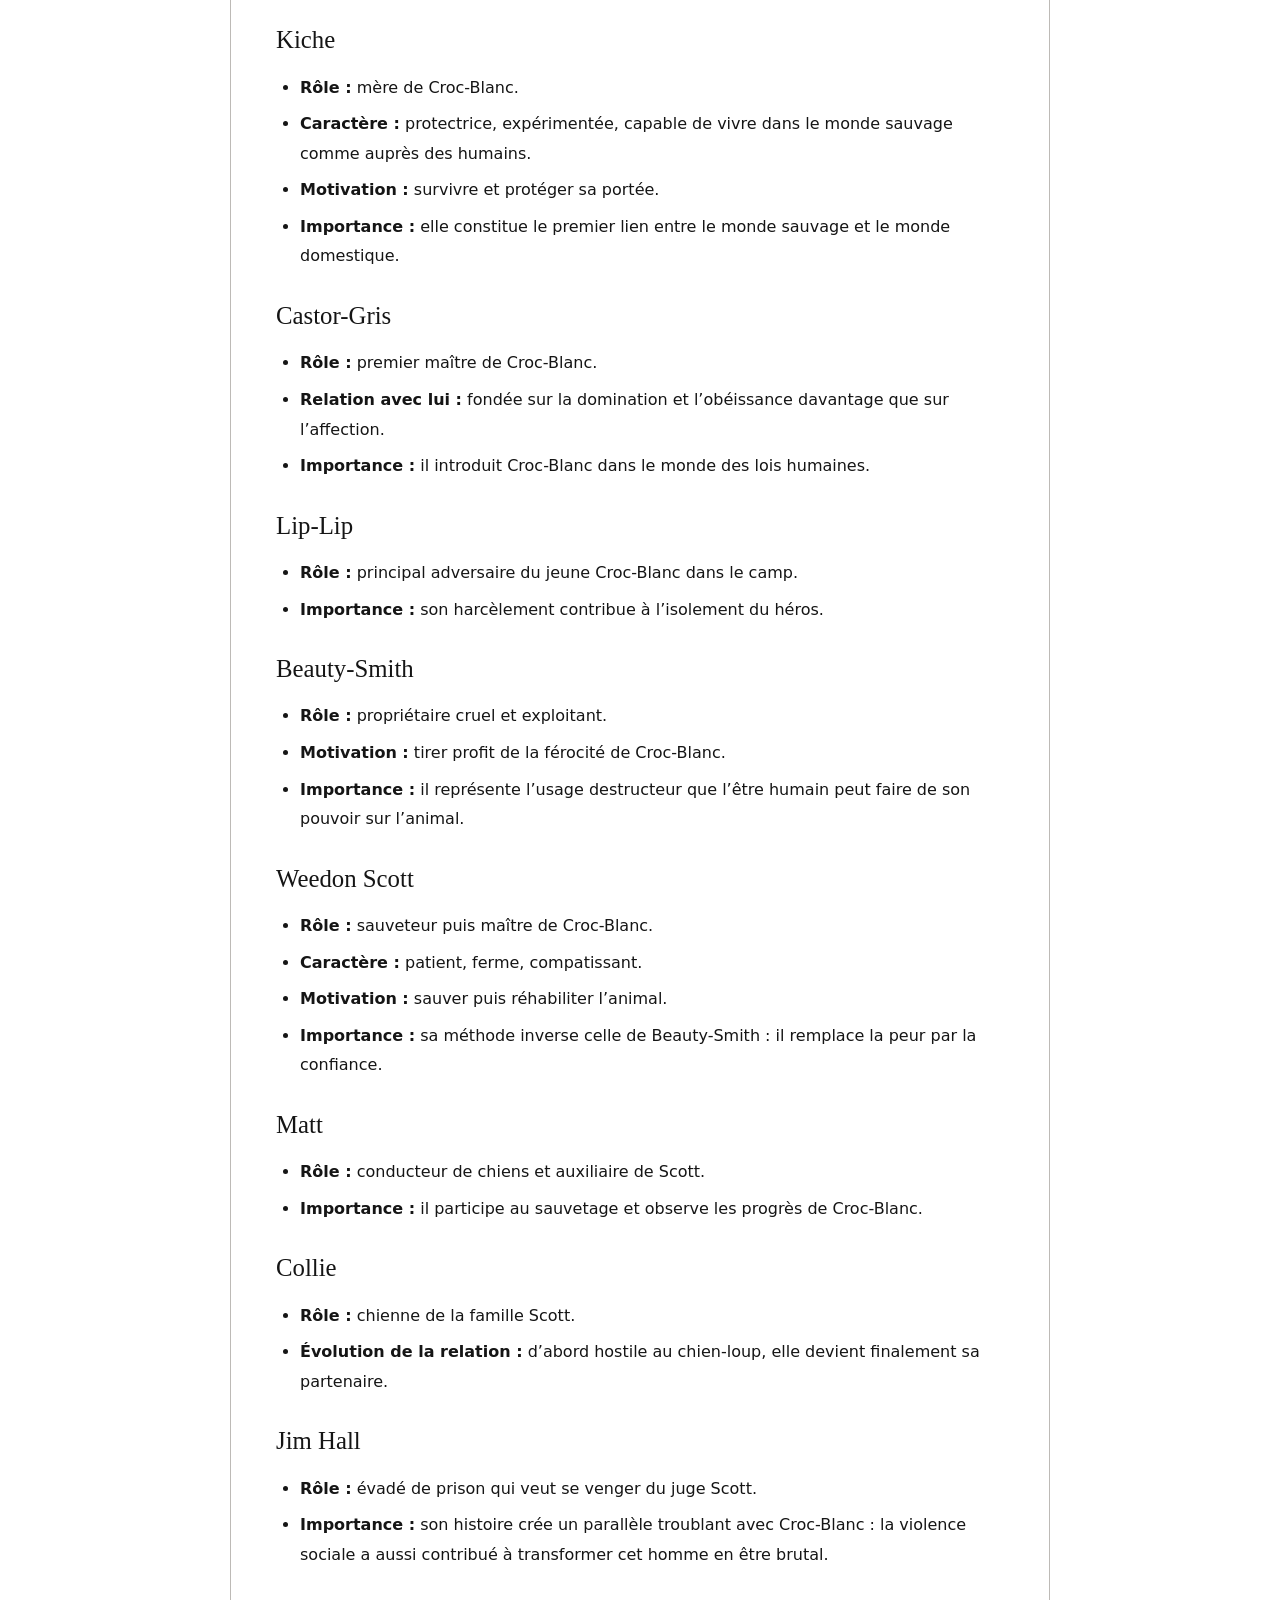
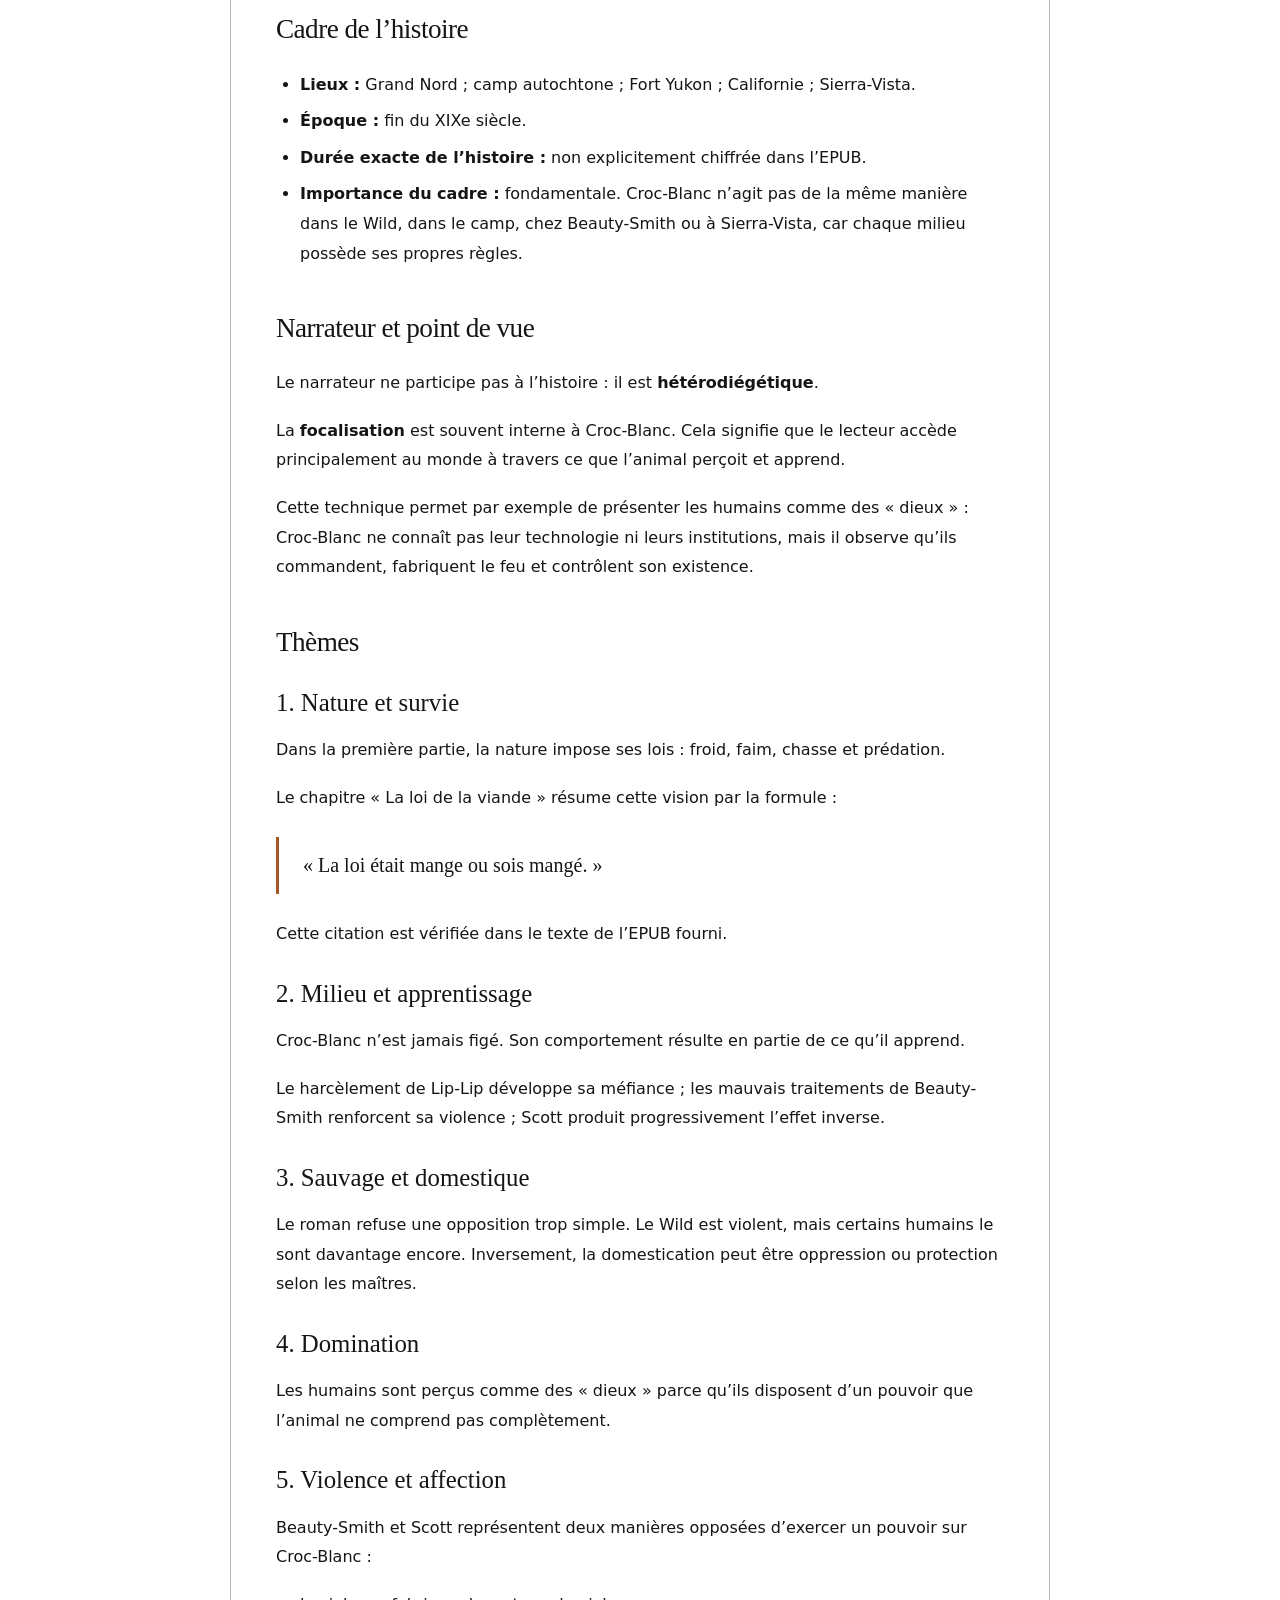
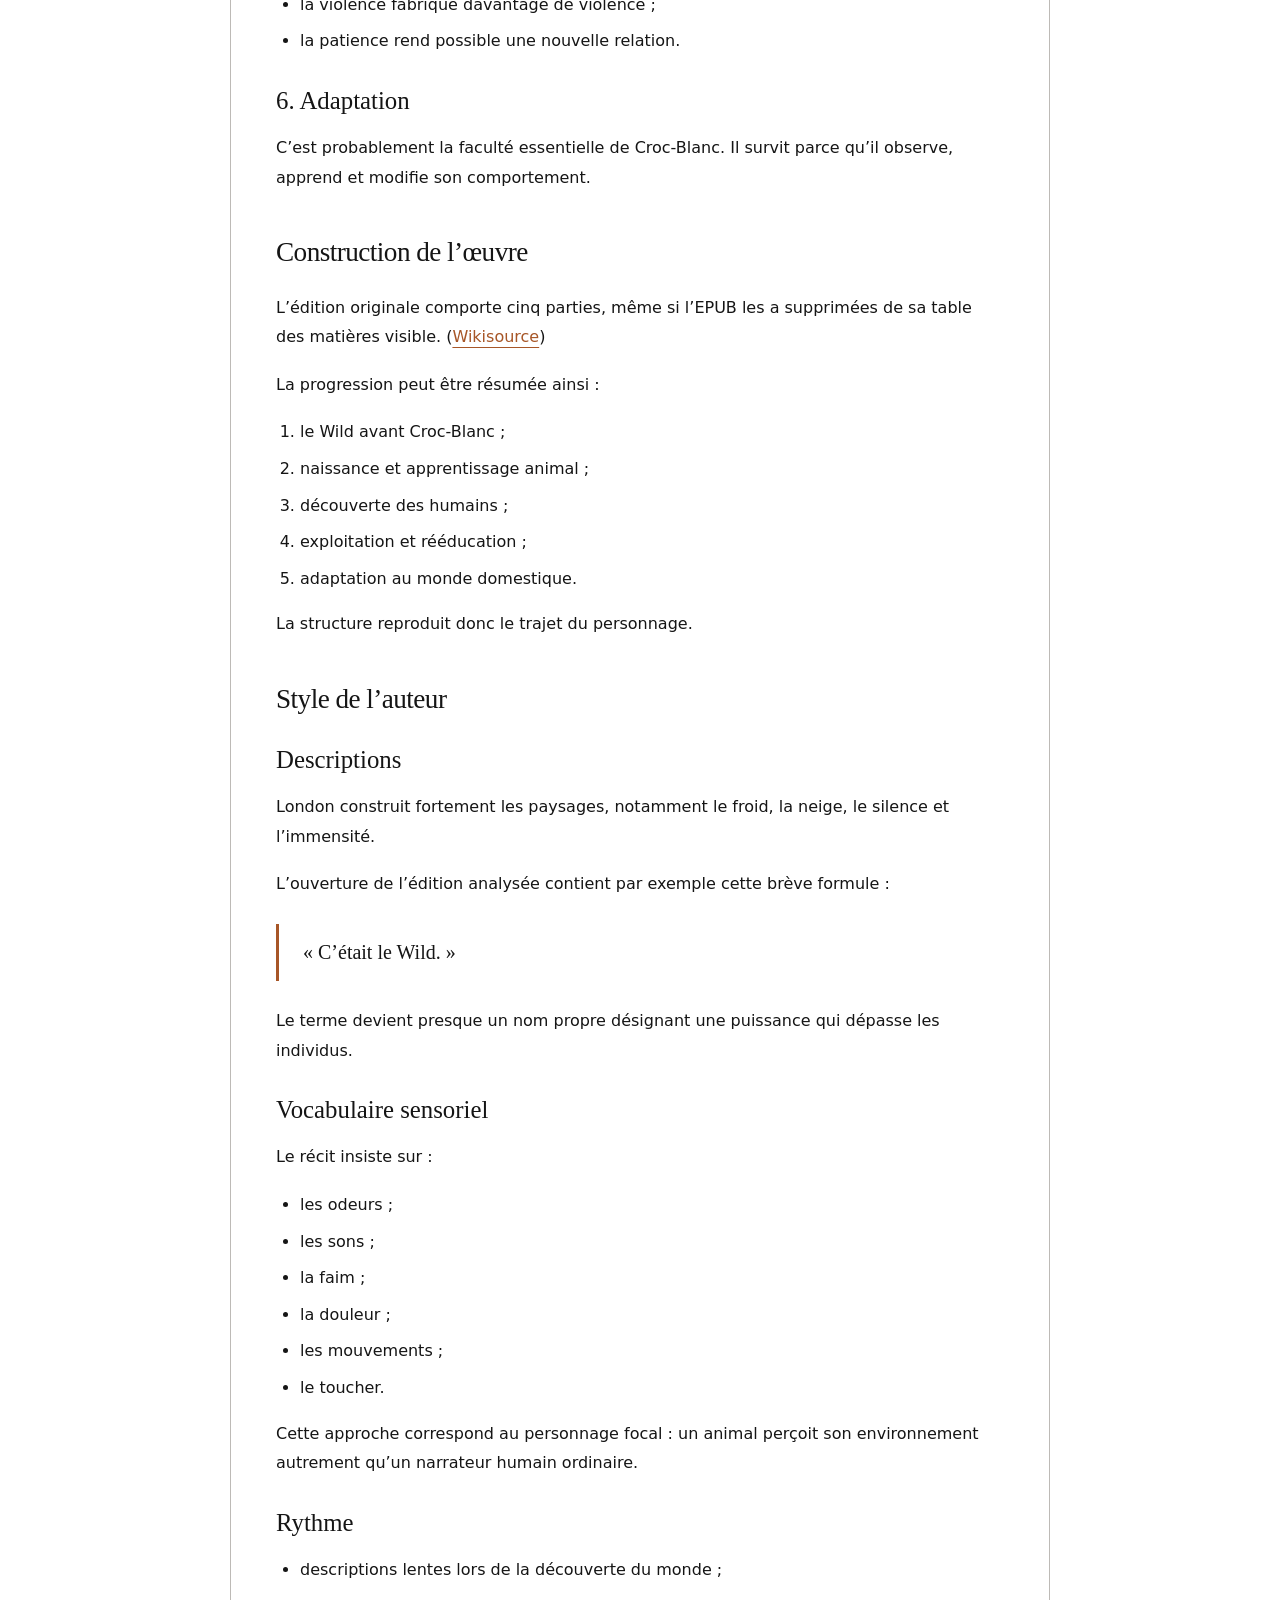
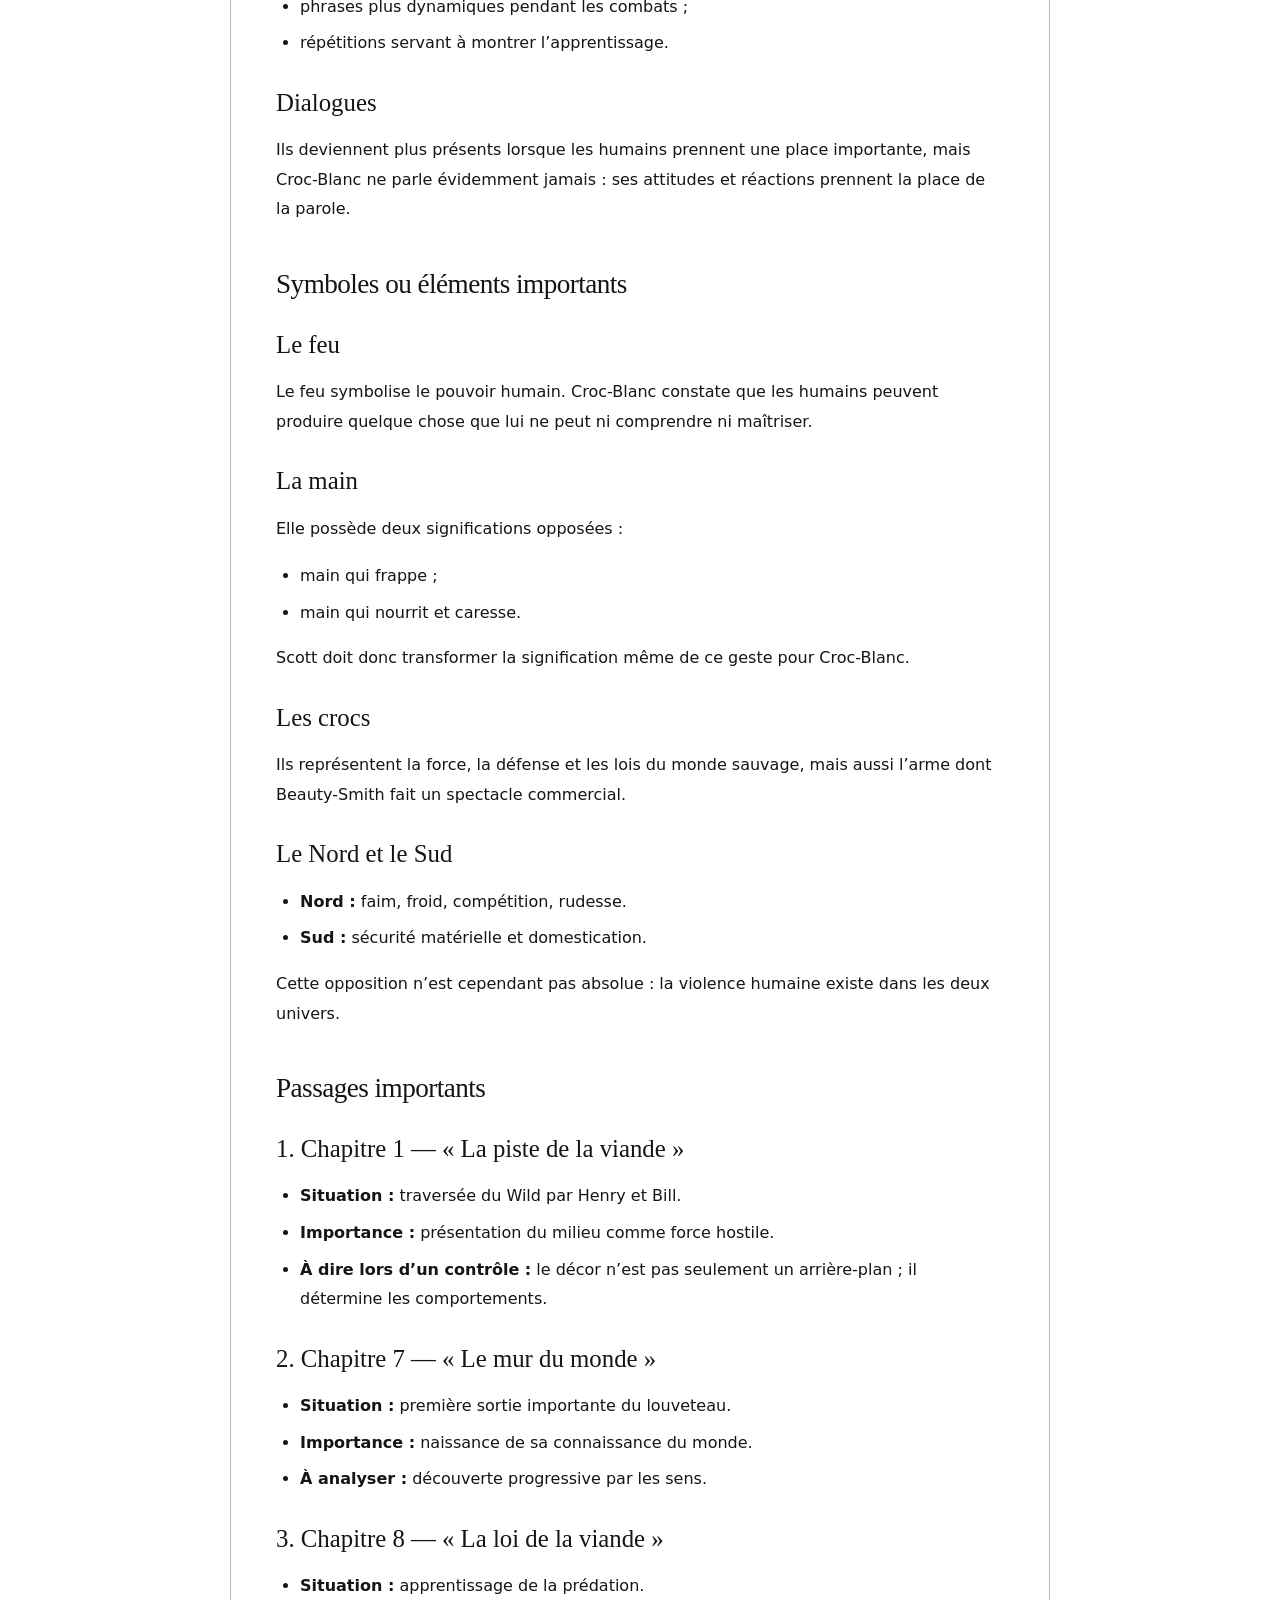
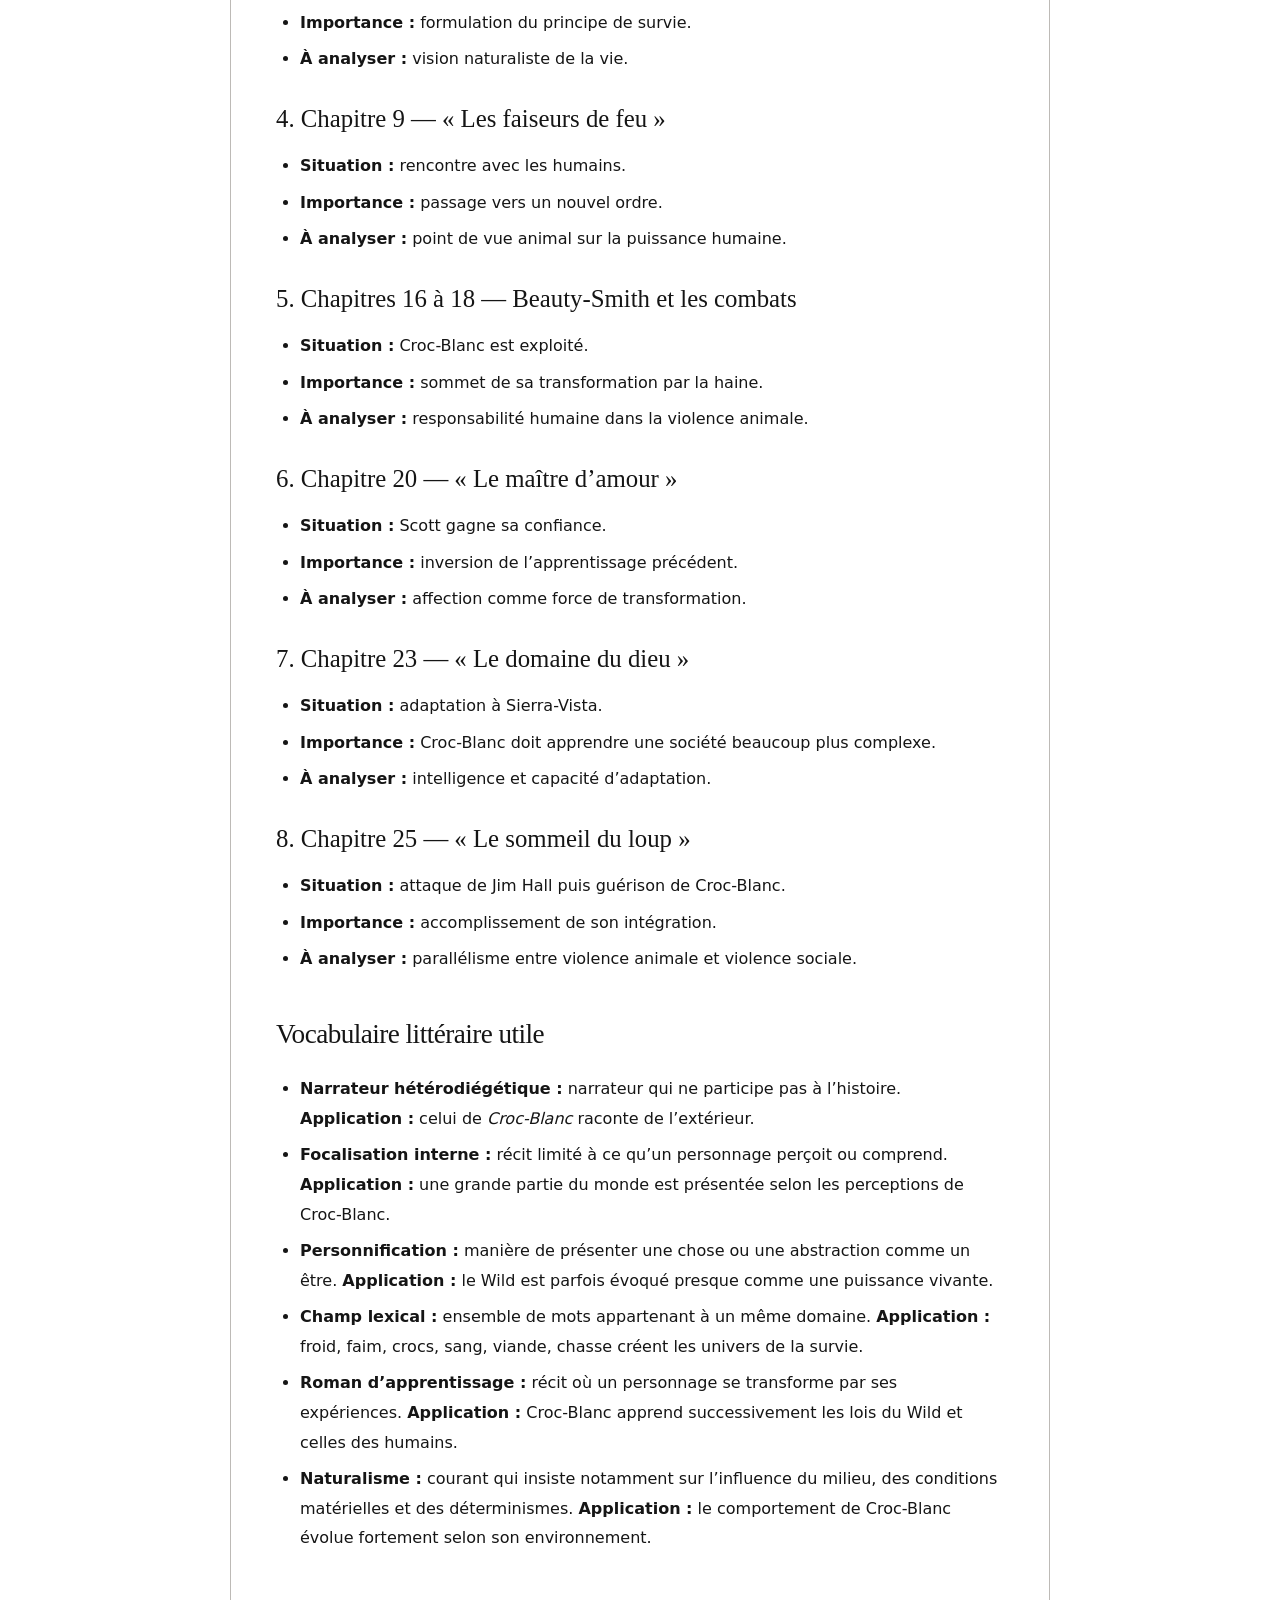
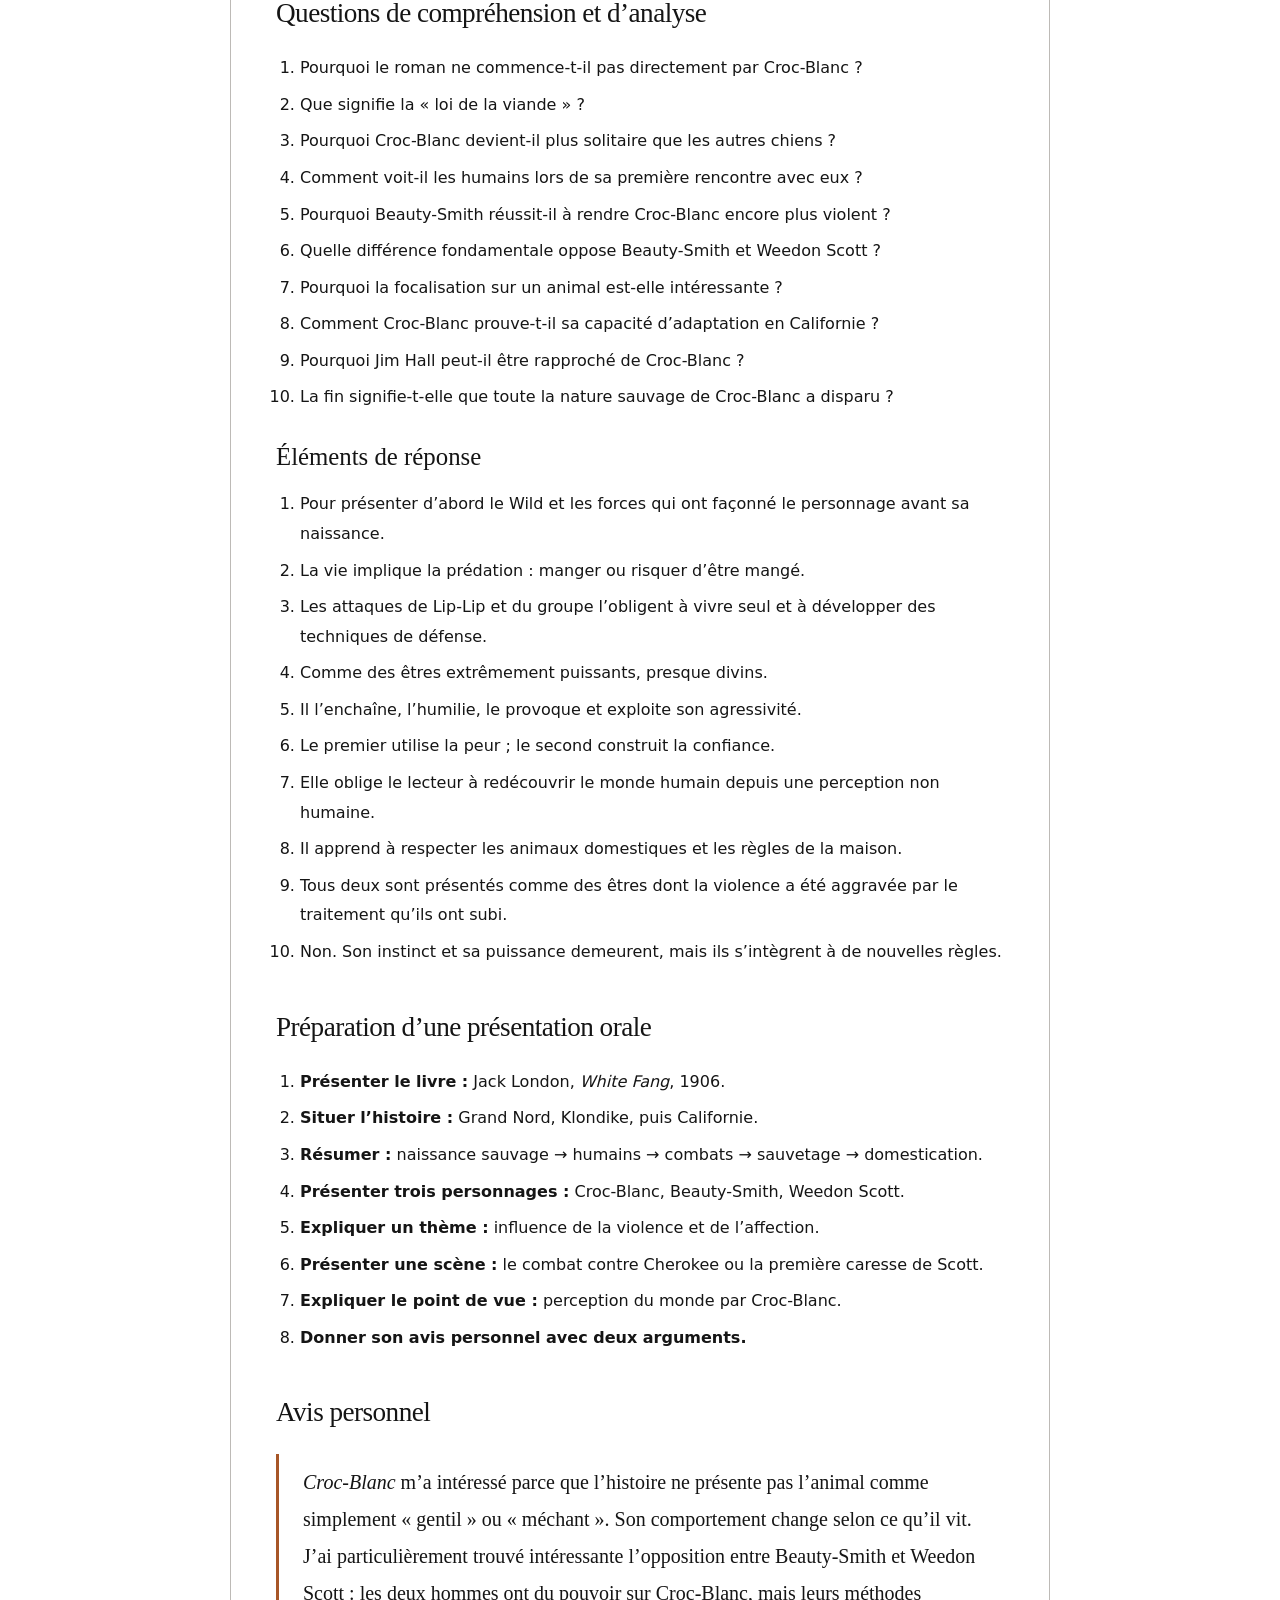
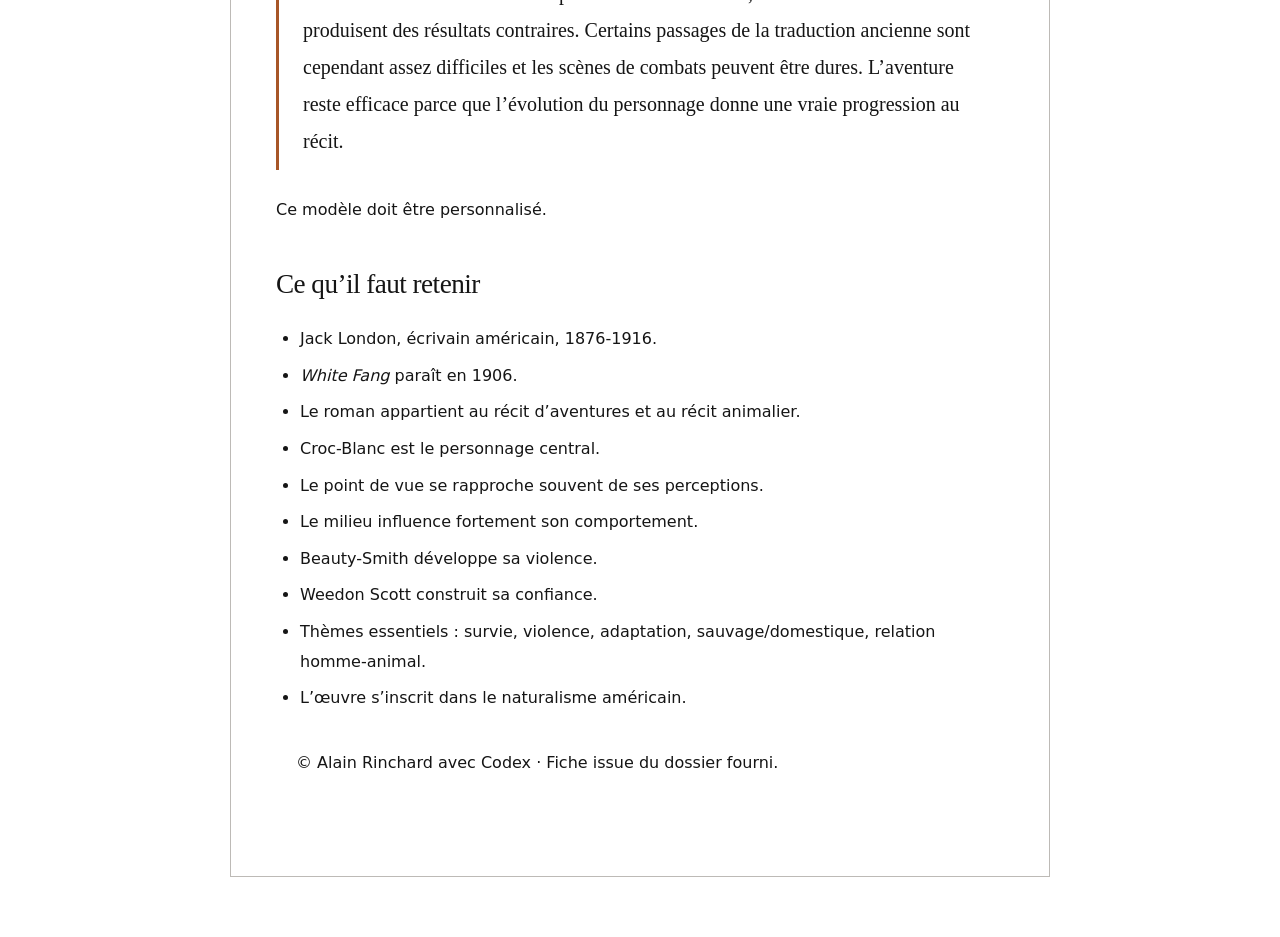
<file: fiche-secondaire-inferieur.html>
<!doctype html><html lang="fr"><head><meta charset="utf-8"><meta name="viewport" content="width=device-width,initial-scale=1"><title>Croc-Blanc — Secondaire inférieur</title><script src="theme.js"></script><link rel="stylesheet" href="styles.css"><link rel="stylesheet" href="lecture.css"><script src="app.js" defer></script></head><body class="print-sheet"><div class="sheet-toolbar"><a href="index.html#fiches">← Retour aux fiches</a><button type="button" data-print>Imprimer / Enregistrer en PDF</button></div><main class="sheet-content"><header class="sheet-title"><p>FICHE DE LECTURE · JACK LONDON</p><h1>Croc-Blanc</h1><p>Secondaire inférieur · Texte intégral de la fiche fournie</p></header><div class="prose"><h2 id="sheet-1-1">Niveau scolaire</h2>
<ul><li><p><strong>Belgique francophone :</strong> 1re à 3e années de l’enseignement secondaire, traditionnellement regroupées sous l’appellation de secondaire inférieur.</p></li><li><p><strong>Années principalement concernées :</strong> surtout 1re et 2e secondaire ; exploitation plus analytique possible en 3e.</p></li><li><p><strong>France :</strong> collège.</p></li><li><p><strong>Classes françaises approximativement concernées :</strong> 6e à 4e, avec une pertinence particulière en 6e-5e.</p></li><li><p><strong>Repère documenté :</strong> Gallimard propose précisément <em>Croc-Blanc</em> dans sa collection Folio+Collège avec des ressources pour la 6e et la 5e. (<a href="https://www.cercle-enseignement.com/Ouvrages/Gallimard/Folio-College/Croc-Blanc?utm_source=chatgpt.com">Cercle Enseignement</a>)</p></li><li><p><strong>Niveau de lecture conseillé :</strong> lecteur intermédiaire.</p></li><li><p><strong>Difficulté :</strong> moyenne dans une traduction moderne ; moyenne à assez élevée dans l’EPUB analysé en raison de la langue de 1923.</p></li></ul>
<h2 id="sheet-1-2">Présentation du livre</h2>
<ul><li><p><strong>Titre :</strong> <em>Croc-Blanc</em></p></li><li><p><strong>Titre original :</strong> <em>White Fang</em></p></li><li><p><strong>Auteur :</strong> Jack London</p></li><li><p><strong>Première publication :</strong> 1906.</p></li><li><p><strong>Genre :</strong> roman d’aventures.</p></li><li><p><strong>Sous-genre :</strong> récit animalier et roman d’apprentissage.</p></li><li><p><strong>Contexte utile :</strong> ruée vers l’or du Klondike et expérience personnelle de Jack London dans le Yukon.</p></li><li><p><strong>Sujet principal :</strong> la formation progressive d’un chien-loup soumis successivement aux lois de la nature, à la domination humaine, à la cruauté puis à l’affection.</p></li></ul>
<h2 id="sheet-1-3">Résumé structuré</h2>
<h3 id="sheet-1-4">Situation de départ</h3>
<p>Deux hommes, Henry et Bill, traversent le Grand Nord avec un traîneau pendant qu’une meute de loups affamés les suit.</p>
<h3 id="sheet-1-5">Premier basculement</h3>
<p>La narration abandonne progressivement les hommes pour suivre la louve Kiche, puis son louveteau gris.</p>
<h3 id="sheet-1-6">Développement</h3>
<p>Le louveteau découvre le monde extérieur et apprend par essais, erreurs, douleur et observation. Il rencontre ensuite des humains. Kiche reconnaît Castor-Gris et le louveteau reçoit le nom de Croc-Blanc.</p>
<h3 id="sheet-1-7">Principaux obstacles et conflits</h3>
<p>Croc-Blanc doit affronter :</p>
<ul><li><p>la faim ;</p></li><li><p>les prédateurs ;</p></li><li><p>Lip-Lip et les autres chiens ;</p></li><li><p>la domination humaine ;</p></li><li><p>les conditions du travail de chien de traîneau ;</p></li><li><p>la cruauté de Beauty-Smith ;</p></li><li><p>les combats organisés.</p></li></ul>
<h3 id="sheet-1-8">Moment décisif</h3>
<p>Lors d’un combat contre le bouledogue Cherokee, Croc-Blanc manque de mourir. Weedon Scott et Matt interviennent.</p>
<h3 id="sheet-1-9">Deuxième transformation</h3>
<p>Scott cherche à gagner la confiance du chien-loup sans utiliser la brutalité. Croc-Blanc découvre progressivement une relation humaine fondée sur l’affection.</p>
<h3 id="sheet-1-10">Dénouement</h3>
<p>En Californie, il apprend les règles de la vie domestique. Lorsque Jim Hall attaque la maison des Scott, Croc-Blanc défend la famille et est grièvement blessé.</p>
<h3 id="sheet-1-11">Sens de la fin</h3>
<p>Sa survie et son repos final auprès de Collie et de leurs petits symbolisent l’aboutissement de son adaptation : il n’a pas perdu toute sa nature sauvage, mais il a trouvé une place où sa force n’est plus entretenue par la haine.</p>
<h2 id="sheet-1-12">Personnages</h2>
<h3 id="sheet-1-13">Croc-Blanc</h3>
<ul><li><p><strong>Rôle :</strong> personnage principal.</p></li><li><p><strong>Caractère :</strong> intelligent, prudent, rapide, solitaire, extrêmement adaptable.</p></li><li><p><strong>Motivations :</strong> d’abord survivre ; ensuite éviter la douleur ; finalement rester auprès de Scott.</p></li><li><p><strong>Relations :</strong> Kiche, Castor-Gris, Lip-Lip, Beauty-Smith, Weedon Scott, Matt, Collie.</p></li><li><p><strong>Évolution :</strong> animal sauvage → animal soumis → paria agressif → combattant → animal rééduqué → protecteur domestique.</p></li><li><p><strong>Importance :</strong> son évolution permet au roman d’étudier l’influence du milieu et de l’expérience sur le comportement.</p></li></ul>
<h3 id="sheet-1-14">Kiche</h3>
<ul><li><p><strong>Rôle :</strong> mère de Croc-Blanc.</p></li><li><p><strong>Caractère :</strong> protectrice, expérimentée, capable de vivre dans le monde sauvage comme auprès des humains.</p></li><li><p><strong>Motivation :</strong> survivre et protéger sa portée.</p></li><li><p><strong>Importance :</strong> elle constitue le premier lien entre le monde sauvage et le monde domestique.</p></li></ul>
<h3 id="sheet-1-15">Castor-Gris</h3>
<ul><li><p><strong>Rôle :</strong> premier maître de Croc-Blanc.</p></li><li><p><strong>Relation avec lui :</strong> fondée sur la domination et l’obéissance davantage que sur l’affection.</p></li><li><p><strong>Importance :</strong> il introduit Croc-Blanc dans le monde des lois humaines.</p></li></ul>
<h3 id="sheet-1-16">Lip-Lip</h3>
<ul><li><p><strong>Rôle :</strong> principal adversaire du jeune Croc-Blanc dans le camp.</p></li><li><p><strong>Importance :</strong> son harcèlement contribue à l’isolement du héros.</p></li></ul>
<h3 id="sheet-1-17">Beauty-Smith</h3>
<ul><li><p><strong>Rôle :</strong> propriétaire cruel et exploitant.</p></li><li><p><strong>Motivation :</strong> tirer profit de la férocité de Croc-Blanc.</p></li><li><p><strong>Importance :</strong> il représente l’usage destructeur que l’être humain peut faire de son pouvoir sur l’animal.</p></li></ul>
<h3 id="sheet-1-18">Weedon Scott</h3>
<ul><li><p><strong>Rôle :</strong> sauveteur puis maître de Croc-Blanc.</p></li><li><p><strong>Caractère :</strong> patient, ferme, compatissant.</p></li><li><p><strong>Motivation :</strong> sauver puis réhabiliter l’animal.</p></li><li><p><strong>Importance :</strong> sa méthode inverse celle de Beauty-Smith : il remplace la peur par la confiance.</p></li></ul>
<h3 id="sheet-1-19">Matt</h3>
<ul><li><p><strong>Rôle :</strong> conducteur de chiens et auxiliaire de Scott.</p></li><li><p><strong>Importance :</strong> il participe au sauvetage et observe les progrès de Croc-Blanc.</p></li></ul>
<h3 id="sheet-1-20">Collie</h3>
<ul><li><p><strong>Rôle :</strong> chienne de la famille Scott.</p></li><li><p><strong>Évolution de la relation :</strong> d’abord hostile au chien-loup, elle devient finalement sa partenaire.</p></li></ul>
<h3 id="sheet-1-21">Jim Hall</h3>
<ul><li><p><strong>Rôle :</strong> évadé de prison qui veut se venger du juge Scott.</p></li><li><p><strong>Importance :</strong> son histoire crée un parallèle troublant avec Croc-Blanc : la violence sociale a aussi contribué à transformer cet homme en être brutal.</p></li></ul>
<h2 id="sheet-1-22">Cadre de l’histoire</h2>
<ul><li><p><strong>Lieux :</strong> Grand Nord ; camp autochtone ; Fort Yukon ; Californie ; Sierra-Vista.</p></li><li><p><strong>Époque :</strong> fin du XIXe siècle.</p></li><li><p><strong>Durée exacte de l’histoire :</strong> non explicitement chiffrée dans l’EPUB.</p></li><li><p><strong>Importance du cadre :</strong> fondamentale. Croc-Blanc n’agit pas de la même manière dans le Wild, dans le camp, chez Beauty-Smith ou à Sierra-Vista, car chaque milieu possède ses propres règles.</p></li></ul>
<h2 id="sheet-1-23">Narrateur et point de vue</h2>
<p>Le narrateur ne participe pas à l’histoire : il est <strong>hétérodiégétique</strong>.</p>
<p>La <strong>focalisation</strong> est souvent interne à Croc-Blanc. Cela signifie que le lecteur accède principalement au monde à travers ce que l’animal perçoit et apprend.</p>
<p>Cette technique permet par exemple de présenter les humains comme des « dieux » : Croc-Blanc ne connaît pas leur technologie ni leurs institutions, mais il observe qu’ils commandent, fabriquent le feu et contrôlent son existence.</p>
<h2 id="sheet-1-24">Thèmes</h2>
<h3 id="sheet-1-25">1. Nature et survie</h3>
<p>Dans la première partie, la nature impose ses lois : froid, faim, chasse et prédation.</p>
<p>Le chapitre « La loi de la viande » résume cette vision par la formule :</p>
<blockquote><p>« La loi était mange ou sois mangé. »</p></blockquote>
<p>Cette citation est vérifiée dans le texte de l’EPUB fourni.</p>
<h3 id="sheet-1-26">2. Milieu et apprentissage</h3>
<p>Croc-Blanc n’est jamais figé. Son comportement résulte en partie de ce qu’il apprend.</p>
<p>Le harcèlement de Lip-Lip développe sa méfiance ; les mauvais traitements de Beauty-Smith renforcent sa violence ; Scott produit progressivement l’effet inverse.</p>
<h3 id="sheet-1-27">3. Sauvage et domestique</h3>
<p>Le roman refuse une opposition trop simple. Le Wild est violent, mais certains humains le sont davantage encore. Inversement, la domestication peut être oppression ou protection selon les maîtres.</p>
<h3 id="sheet-1-28">4. Domination</h3>
<p>Les humains sont perçus comme des « dieux » parce qu’ils disposent d’un pouvoir que l’animal ne comprend pas complètement.</p>
<h3 id="sheet-1-29">5. Violence et affection</h3>
<p>Beauty-Smith et Scott représentent deux manières opposées d’exercer un pouvoir sur Croc-Blanc :</p>
<ul><li><p>la violence fabrique davantage de violence ;</p></li><li><p>la patience rend possible une nouvelle relation.</p></li></ul>
<h3 id="sheet-1-30">6. Adaptation</h3>
<p>C’est probablement la faculté essentielle de Croc-Blanc. Il survit parce qu’il observe, apprend et modifie son comportement.</p>
<h2 id="sheet-1-31">Construction de l’œuvre</h2>
<p>L’édition originale comporte cinq parties, même si l’EPUB les a supprimées de sa table des matières visible. (<a href="https://en.wikisource.org/wiki/White_Fang">Wikisource</a>)</p>
<p>La progression peut être résumée ainsi :</p>
<ol><li><p>le Wild avant Croc-Blanc ;</p></li><li><p>naissance et apprentissage animal ;</p></li><li><p>découverte des humains ;</p></li><li><p>exploitation et rééducation ;</p></li><li><p>adaptation au monde domestique.</p></li></ol>
<p>La structure reproduit donc le trajet du personnage.</p>
<h2 id="sheet-1-32">Style de l’auteur</h2>
<h3 id="sheet-1-33">Descriptions</h3>
<p>London construit fortement les paysages, notamment le froid, la neige, le silence et l’immensité.</p>
<p>L’ouverture de l’édition analysée contient par exemple cette brève formule :</p>
<blockquote><p>« C’était le Wild. »</p></blockquote>
<p>Le terme devient presque un nom propre désignant une puissance qui dépasse les individus.</p>
<h3 id="sheet-1-34">Vocabulaire sensoriel</h3>
<p>Le récit insiste sur :</p>
<ul><li><p>les odeurs ;</p></li><li><p>les sons ;</p></li><li><p>la faim ;</p></li><li><p>la douleur ;</p></li><li><p>les mouvements ;</p></li><li><p>le toucher.</p></li></ul>
<p>Cette approche correspond au personnage focal : un animal perçoit son environnement autrement qu’un narrateur humain ordinaire.</p>
<h3 id="sheet-1-35">Rythme</h3>
<ul><li><p>descriptions lentes lors de la découverte du monde ;</p></li><li><p>phrases plus dynamiques pendant les combats ;</p></li><li><p>répétitions servant à montrer l’apprentissage.</p></li></ul>
<h3 id="sheet-1-36">Dialogues</h3>
<p>Ils deviennent plus présents lorsque les humains prennent une place importante, mais Croc-Blanc ne parle évidemment jamais : ses attitudes et réactions prennent la place de la parole.</p>
<h2 id="sheet-1-37">Symboles ou éléments importants</h2>
<h3 id="sheet-1-38">Le feu</h3>
<p>Le feu symbolise le pouvoir humain. Croc-Blanc constate que les humains peuvent produire quelque chose que lui ne peut ni comprendre ni maîtriser.</p>
<h3 id="sheet-1-39">La main</h3>
<p>Elle possède deux significations opposées :</p>
<ul><li><p>main qui frappe ;</p></li><li><p>main qui nourrit et caresse.</p></li></ul>
<p>Scott doit donc transformer la signification même de ce geste pour Croc-Blanc.</p>
<h3 id="sheet-1-40">Les crocs</h3>
<p>Ils représentent la force, la défense et les lois du monde sauvage, mais aussi l’arme dont Beauty-Smith fait un spectacle commercial.</p>
<h3 id="sheet-1-41">Le Nord et le Sud</h3>
<ul><li><p><strong>Nord :</strong> faim, froid, compétition, rudesse.</p></li><li><p><strong>Sud :</strong> sécurité matérielle et domestication.</p></li></ul>
<p>Cette opposition n’est cependant pas absolue : la violence humaine existe dans les deux univers.</p>
<h2 id="sheet-1-42">Passages importants</h2>
<h3 id="sheet-1-43">1. Chapitre 1 — « La piste de la viande »</h3>
<ul><li><p><strong>Situation :</strong> traversée du Wild par Henry et Bill.</p></li><li><p><strong>Importance :</strong> présentation du milieu comme force hostile.</p></li><li><p><strong>À dire lors d’un contrôle :</strong> le décor n’est pas seulement un arrière-plan ; il détermine les comportements.</p></li></ul>
<h3 id="sheet-1-44">2. Chapitre 7 — « Le mur du monde »</h3>
<ul><li><p><strong>Situation :</strong> première sortie importante du louveteau.</p></li><li><p><strong>Importance :</strong> naissance de sa connaissance du monde.</p></li><li><p><strong>À analyser :</strong> découverte progressive par les sens.</p></li></ul>
<h3 id="sheet-1-45">3. Chapitre 8 — « La loi de la viande »</h3>
<ul><li><p><strong>Situation :</strong> apprentissage de la prédation.</p></li><li><p><strong>Importance :</strong> formulation du principe de survie.</p></li><li><p><strong>À analyser :</strong> vision naturaliste de la vie.</p></li></ul>
<h3 id="sheet-1-46">4. Chapitre 9 — « Les faiseurs de feu »</h3>
<ul><li><p><strong>Situation :</strong> rencontre avec les humains.</p></li><li><p><strong>Importance :</strong> passage vers un nouvel ordre.</p></li><li><p><strong>À analyser :</strong> point de vue animal sur la puissance humaine.</p></li></ul>
<h3 id="sheet-1-47">5. Chapitres 16 à 18 — Beauty-Smith et les combats</h3>
<ul><li><p><strong>Situation :</strong> Croc-Blanc est exploité.</p></li><li><p><strong>Importance :</strong> sommet de sa transformation par la haine.</p></li><li><p><strong>À analyser :</strong> responsabilité humaine dans la violence animale.</p></li></ul>
<h3 id="sheet-1-48">6. Chapitre 20 — « Le maître d’amour »</h3>
<ul><li><p><strong>Situation :</strong> Scott gagne sa confiance.</p></li><li><p><strong>Importance :</strong> inversion de l’apprentissage précédent.</p></li><li><p><strong>À analyser :</strong> affection comme force de transformation.</p></li></ul>
<h3 id="sheet-1-49">7. Chapitre 23 — « Le domaine du dieu »</h3>
<ul><li><p><strong>Situation :</strong> adaptation à Sierra-Vista.</p></li><li><p><strong>Importance :</strong> Croc-Blanc doit apprendre une société beaucoup plus complexe.</p></li><li><p><strong>À analyser :</strong> intelligence et capacité d’adaptation.</p></li></ul>
<h3 id="sheet-1-50">8. Chapitre 25 — « Le sommeil du loup »</h3>
<ul><li><p><strong>Situation :</strong> attaque de Jim Hall puis guérison de Croc-Blanc.</p></li><li><p><strong>Importance :</strong> accomplissement de son intégration.</p></li><li><p><strong>À analyser :</strong> parallélisme entre violence animale et violence sociale.</p></li></ul>
<h2 id="sheet-1-51">Vocabulaire littéraire utile</h2>
<ul><li><p><strong>Narrateur hétérodiégétique :</strong> narrateur qui ne participe pas à l’histoire. <strong>Application :</strong> celui de <em>Croc-Blanc</em> raconte de l’extérieur.</p></li><li><p><strong>Focalisation interne :</strong> récit limité à ce qu’un personnage perçoit ou comprend. <strong>Application :</strong> une grande partie du monde est présentée selon les perceptions de Croc-Blanc.</p></li><li><p><strong>Personnification :</strong> manière de présenter une chose ou une abstraction comme un être. <strong>Application :</strong> le Wild est parfois évoqué presque comme une puissance vivante.</p></li><li><p><strong>Champ lexical :</strong> ensemble de mots appartenant à un même domaine. <strong>Application :</strong> froid, faim, crocs, sang, viande, chasse créent les univers de la survie.</p></li><li><p><strong>Roman d’apprentissage :</strong> récit où un personnage se transforme par ses expériences. <strong>Application :</strong> Croc-Blanc apprend successivement les lois du Wild et celles des humains.</p></li><li><p><strong>Naturalisme :</strong> courant qui insiste notamment sur l’influence du milieu, des conditions matérielles et des déterminismes. <strong>Application :</strong> le comportement de Croc-Blanc évolue fortement selon son environnement.</p></li></ul>
<h2 id="sheet-1-52">Questions de compréhension et d’analyse</h2>
<ol><li><p>Pourquoi le roman ne commence-t-il pas directement par Croc-Blanc ?</p></li><li><p>Que signifie la « loi de la viande » ?</p></li><li><p>Pourquoi Croc-Blanc devient-il plus solitaire que les autres chiens ?</p></li><li><p>Comment voit-il les humains lors de sa première rencontre avec eux ?</p></li><li><p>Pourquoi Beauty-Smith réussit-il à rendre Croc-Blanc encore plus violent ?</p></li><li><p>Quelle différence fondamentale oppose Beauty-Smith et Weedon Scott ?</p></li><li><p>Pourquoi la focalisation sur un animal est-elle intéressante ?</p></li><li><p>Comment Croc-Blanc prouve-t-il sa capacité d’adaptation en Californie ?</p></li><li><p>Pourquoi Jim Hall peut-il être rapproché de Croc-Blanc ?</p></li><li><p>La fin signifie-t-elle que toute la nature sauvage de Croc-Blanc a disparu ?</p></li></ol>
<h3 id="sheet-1-53">Éléments de réponse</h3>
<ol><li><p>Pour présenter d’abord le Wild et les forces qui ont façonné le personnage avant sa naissance.</p></li><li><p>La vie implique la prédation : manger ou risquer d’être mangé.</p></li><li><p>Les attaques de Lip-Lip et du groupe l’obligent à vivre seul et à développer des techniques de défense.</p></li><li><p>Comme des êtres extrêmement puissants, presque divins.</p></li><li><p>Il l’enchaîne, l’humilie, le provoque et exploite son agressivité.</p></li><li><p>Le premier utilise la peur ; le second construit la confiance.</p></li><li><p>Elle oblige le lecteur à redécouvrir le monde humain depuis une perception non humaine.</p></li><li><p>Il apprend à respecter les animaux domestiques et les règles de la maison.</p></li><li><p>Tous deux sont présentés comme des êtres dont la violence a été aggravée par le traitement qu’ils ont subi.</p></li><li><p>Non. Son instinct et sa puissance demeurent, mais ils s’intègrent à de nouvelles règles.</p></li></ol>
<h2 id="sheet-1-54">Préparation d’une présentation orale</h2>
<ol><li><p><strong>Présenter le livre :</strong> Jack London, <em>White Fang</em>, 1906.</p></li><li><p><strong>Situer l’histoire :</strong> Grand Nord, Klondike, puis Californie.</p></li><li><p><strong>Résumer :</strong> naissance sauvage → humains → combats → sauvetage → domestication.</p></li><li><p><strong>Présenter trois personnages :</strong> Croc-Blanc, Beauty-Smith, Weedon Scott.</p></li><li><p><strong>Expliquer un thème :</strong> influence de la violence et de l’affection.</p></li><li><p><strong>Présenter une scène :</strong> le combat contre Cherokee ou la première caresse de Scott.</p></li><li><p><strong>Expliquer le point de vue :</strong> perception du monde par Croc-Blanc.</p></li><li><p><strong>Donner son avis personnel avec deux arguments.</strong></p></li></ol>
<h2 id="sheet-1-55">Avis personnel</h2>
<blockquote><p><em>Croc-Blanc</em> m’a intéressé parce que l’histoire ne présente pas l’animal comme simplement « gentil » ou « méchant ». Son comportement change selon ce qu’il vit. J’ai particulièrement trouvé intéressante l’opposition entre Beauty-Smith et Weedon Scott : les deux hommes ont du pouvoir sur Croc-Blanc, mais leurs méthodes produisent des résultats contraires. Certains passages de la traduction ancienne sont cependant assez difficiles et les scènes de combats peuvent être dures. L’aventure reste efficace parce que l’évolution du personnage donne une vraie progression au récit.</p></blockquote>
<p>Ce modèle doit être personnalisé.</p>
<h2 id="sheet-1-56">Ce qu’il faut retenir</h2>
<ul><li><p>Jack London, écrivain américain, 1876-1916.</p></li><li><p><em>White Fang</em> paraît en 1906.</p></li><li><p>Le roman appartient au récit d’aventures et au récit animalier.</p></li><li><p>Croc-Blanc est le personnage central.</p></li><li><p>Le point de vue se rapproche souvent de ses perceptions.</p></li><li><p>Le milieu influence fortement son comportement.</p></li><li><p>Beauty-Smith développe sa violence.</p></li><li><p>Weedon Scott construit sa confiance.</p></li><li><p>Thèmes essentiels : survie, violence, adaptation, sauvage/domestique, relation homme-animal.</p></li><li><p>L’œuvre s’inscrit dans le naturalisme américain.</p></li></ul></div><footer class="sheet-credit">© Alain Rinchard avec Codex · Fiche issue du dossier fourni.</footer></main></body></html>
</file>
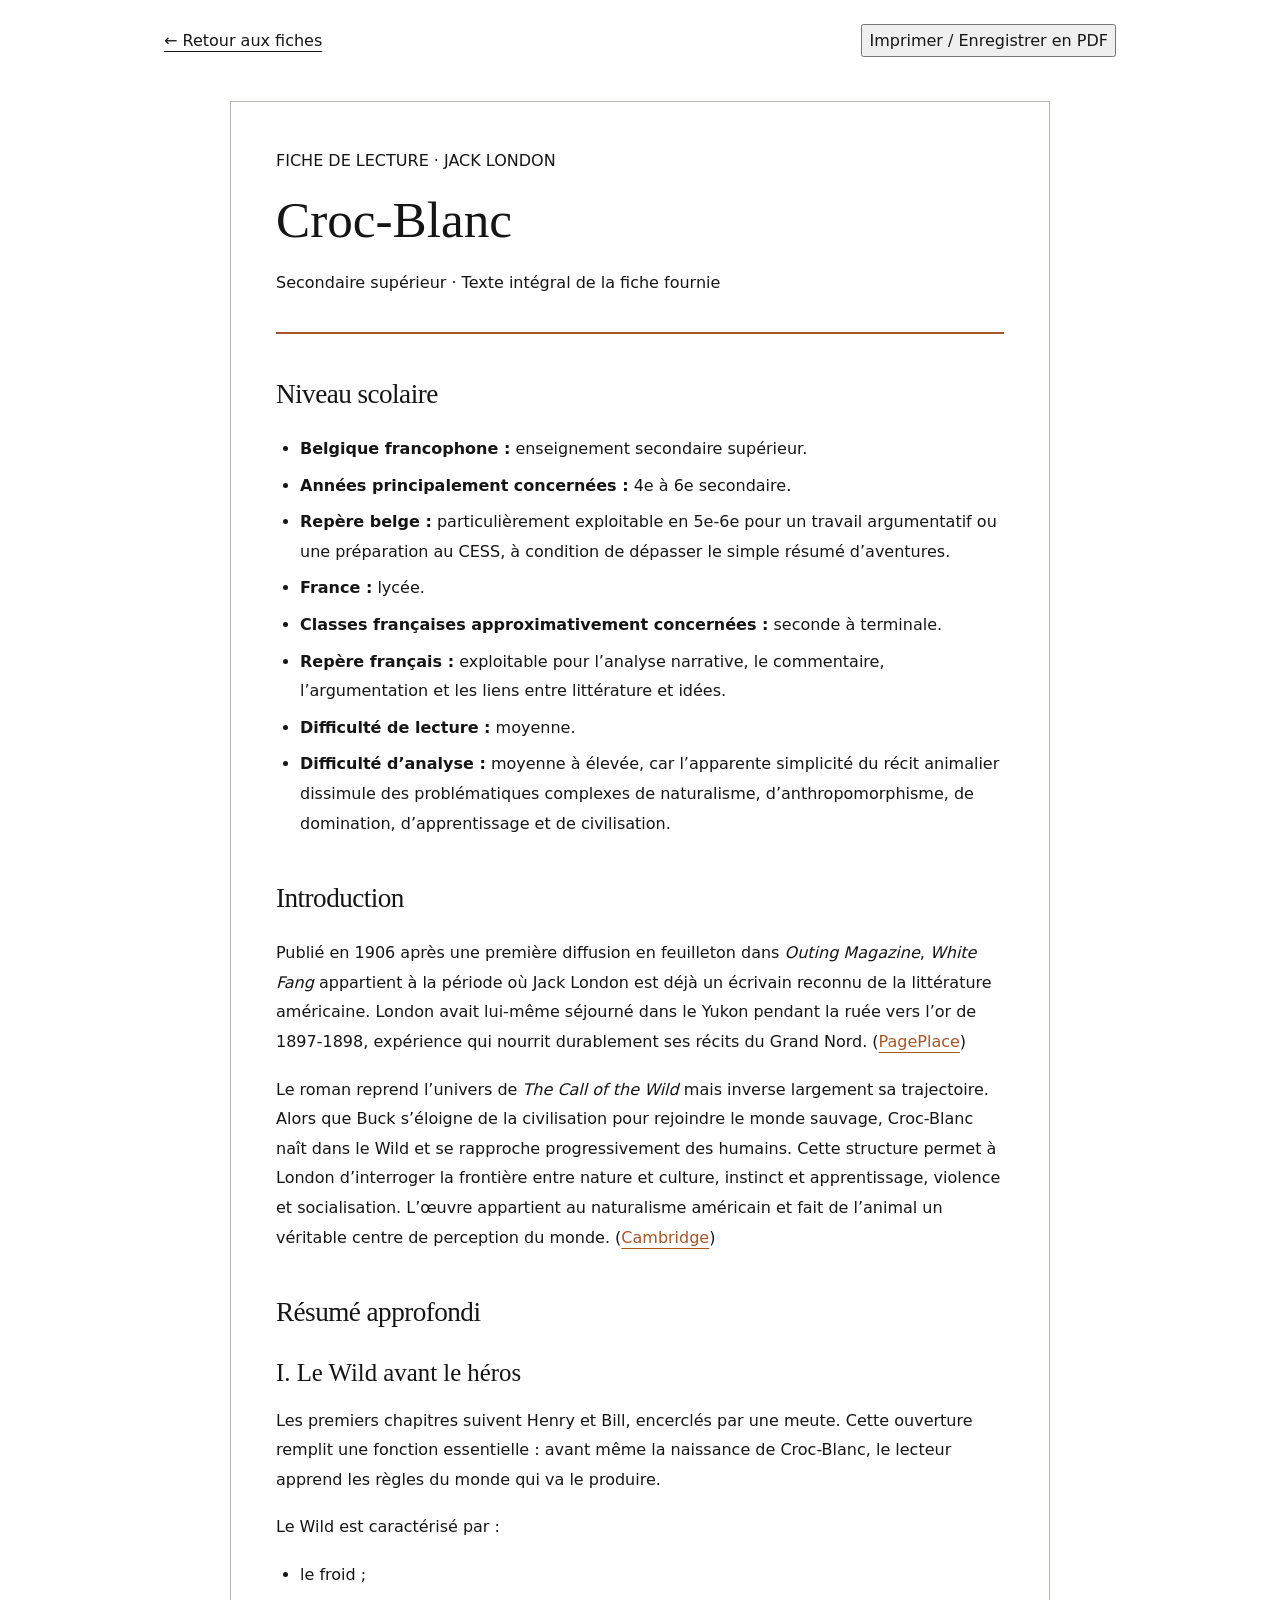
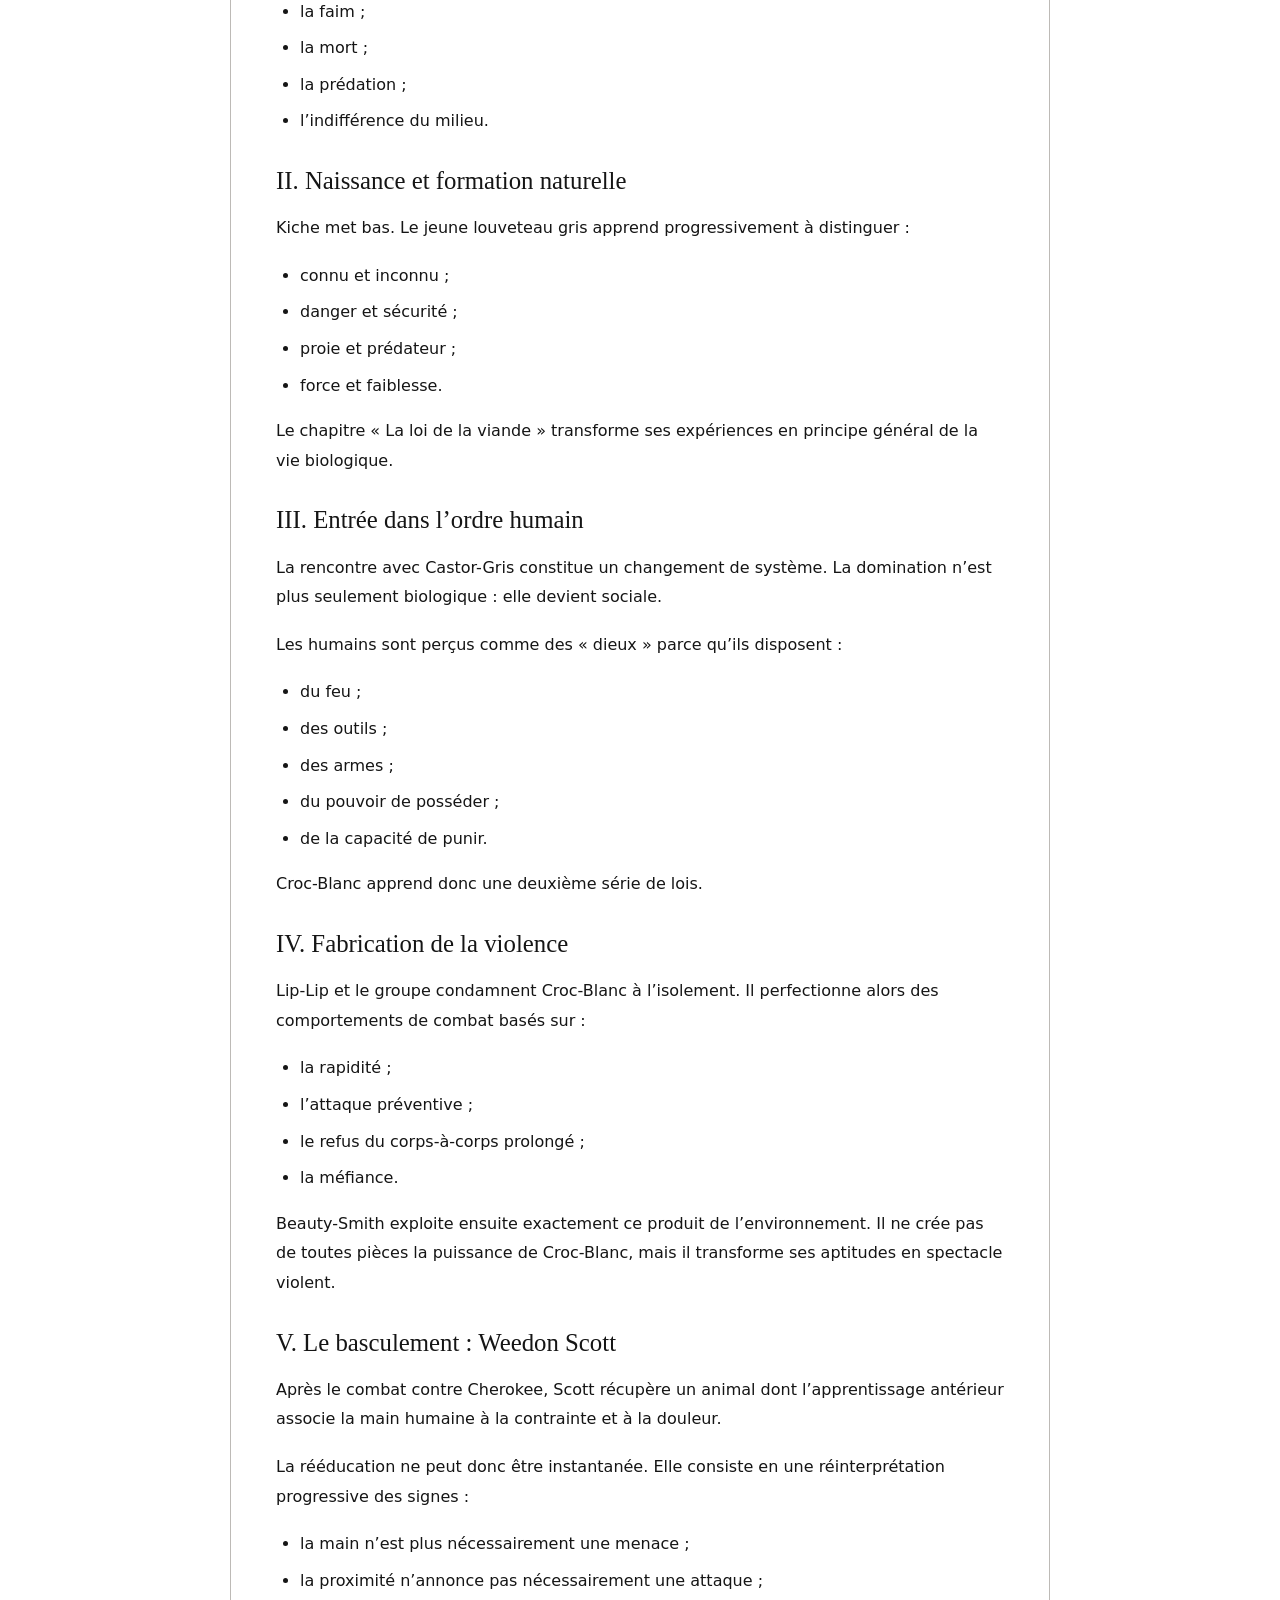
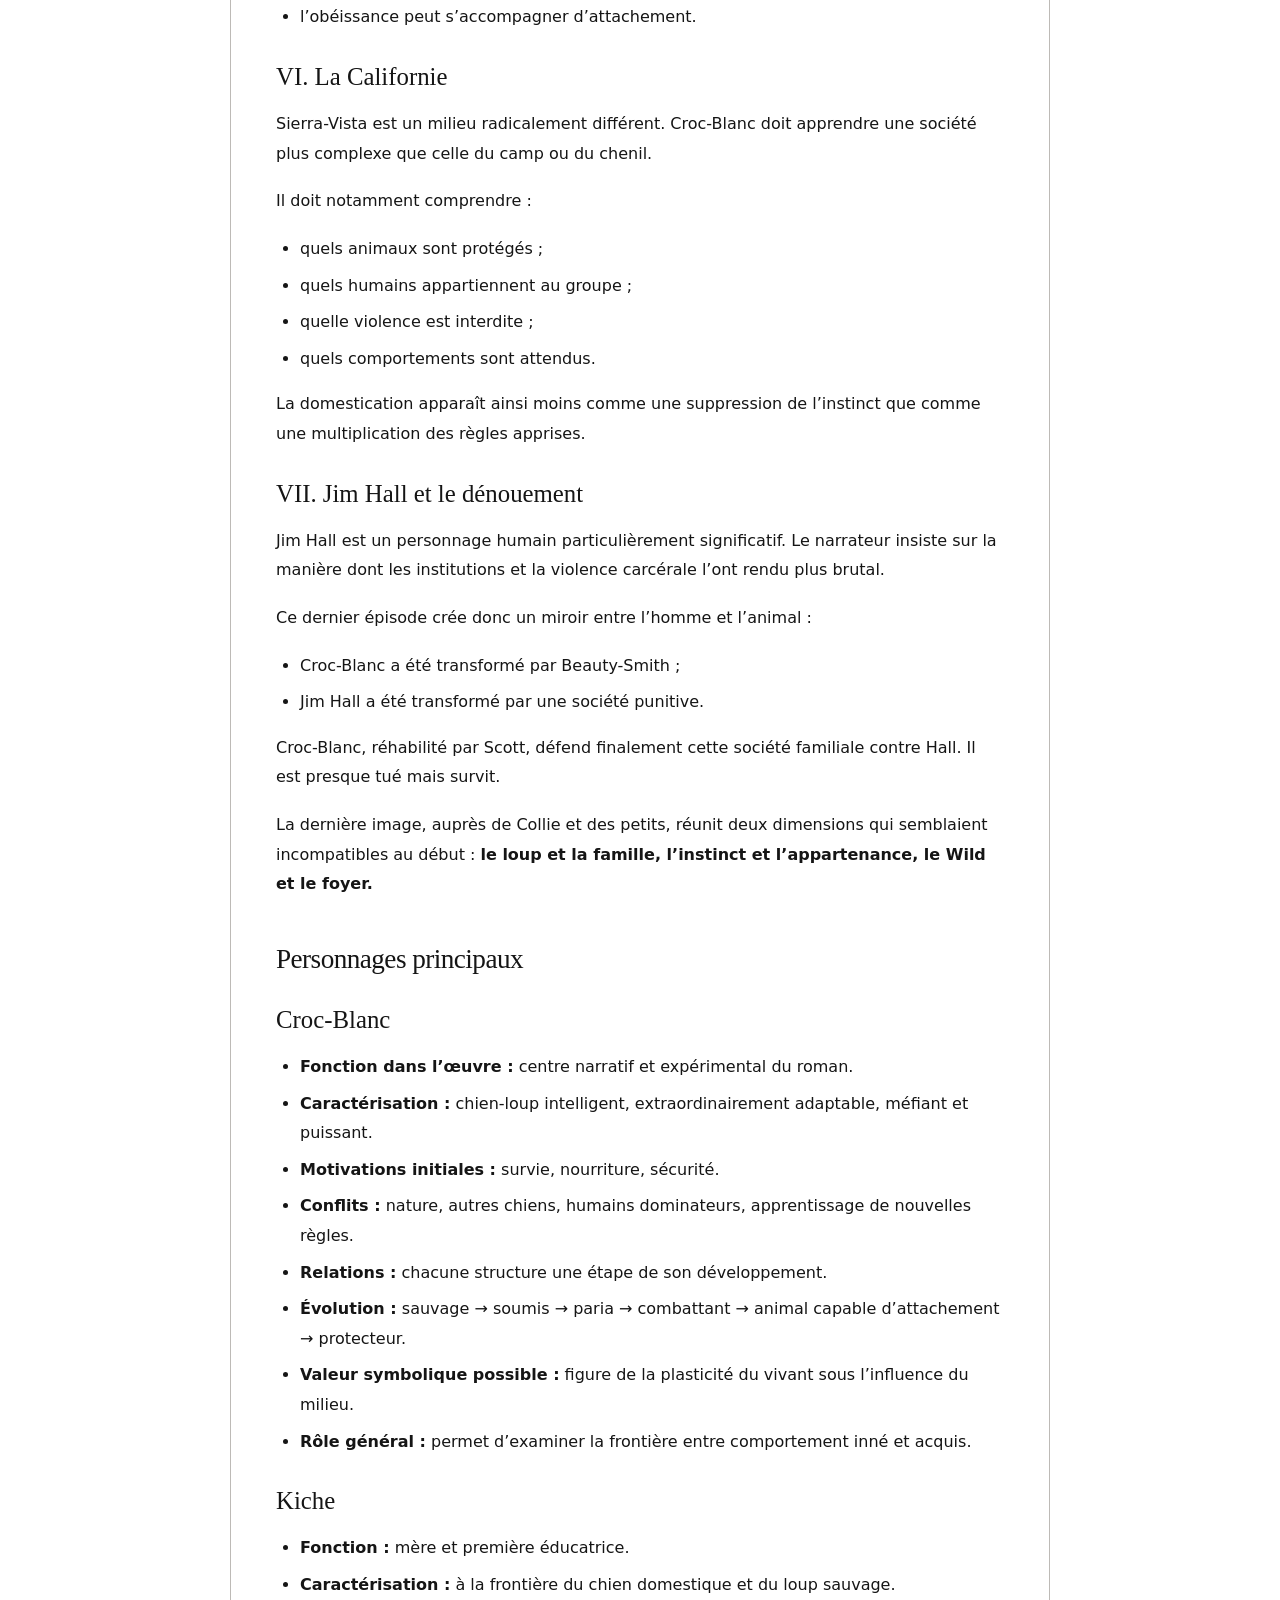
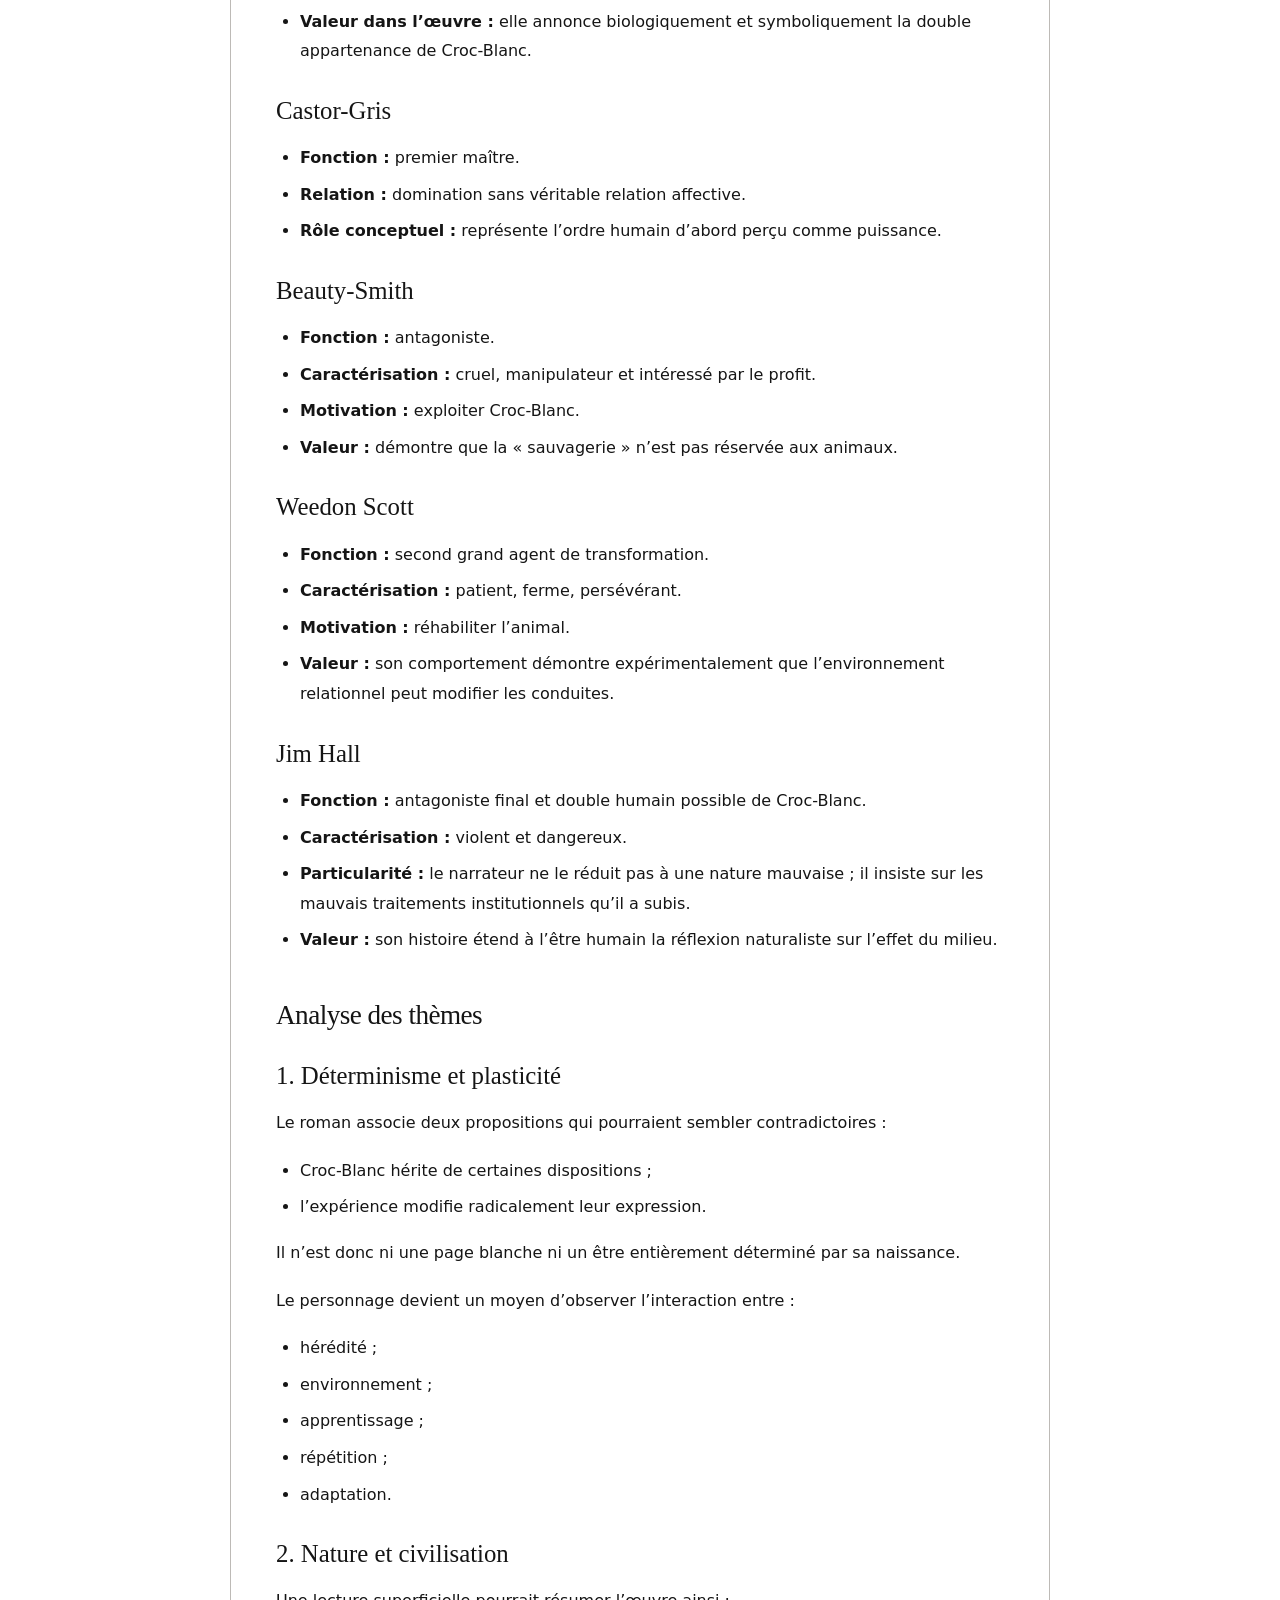
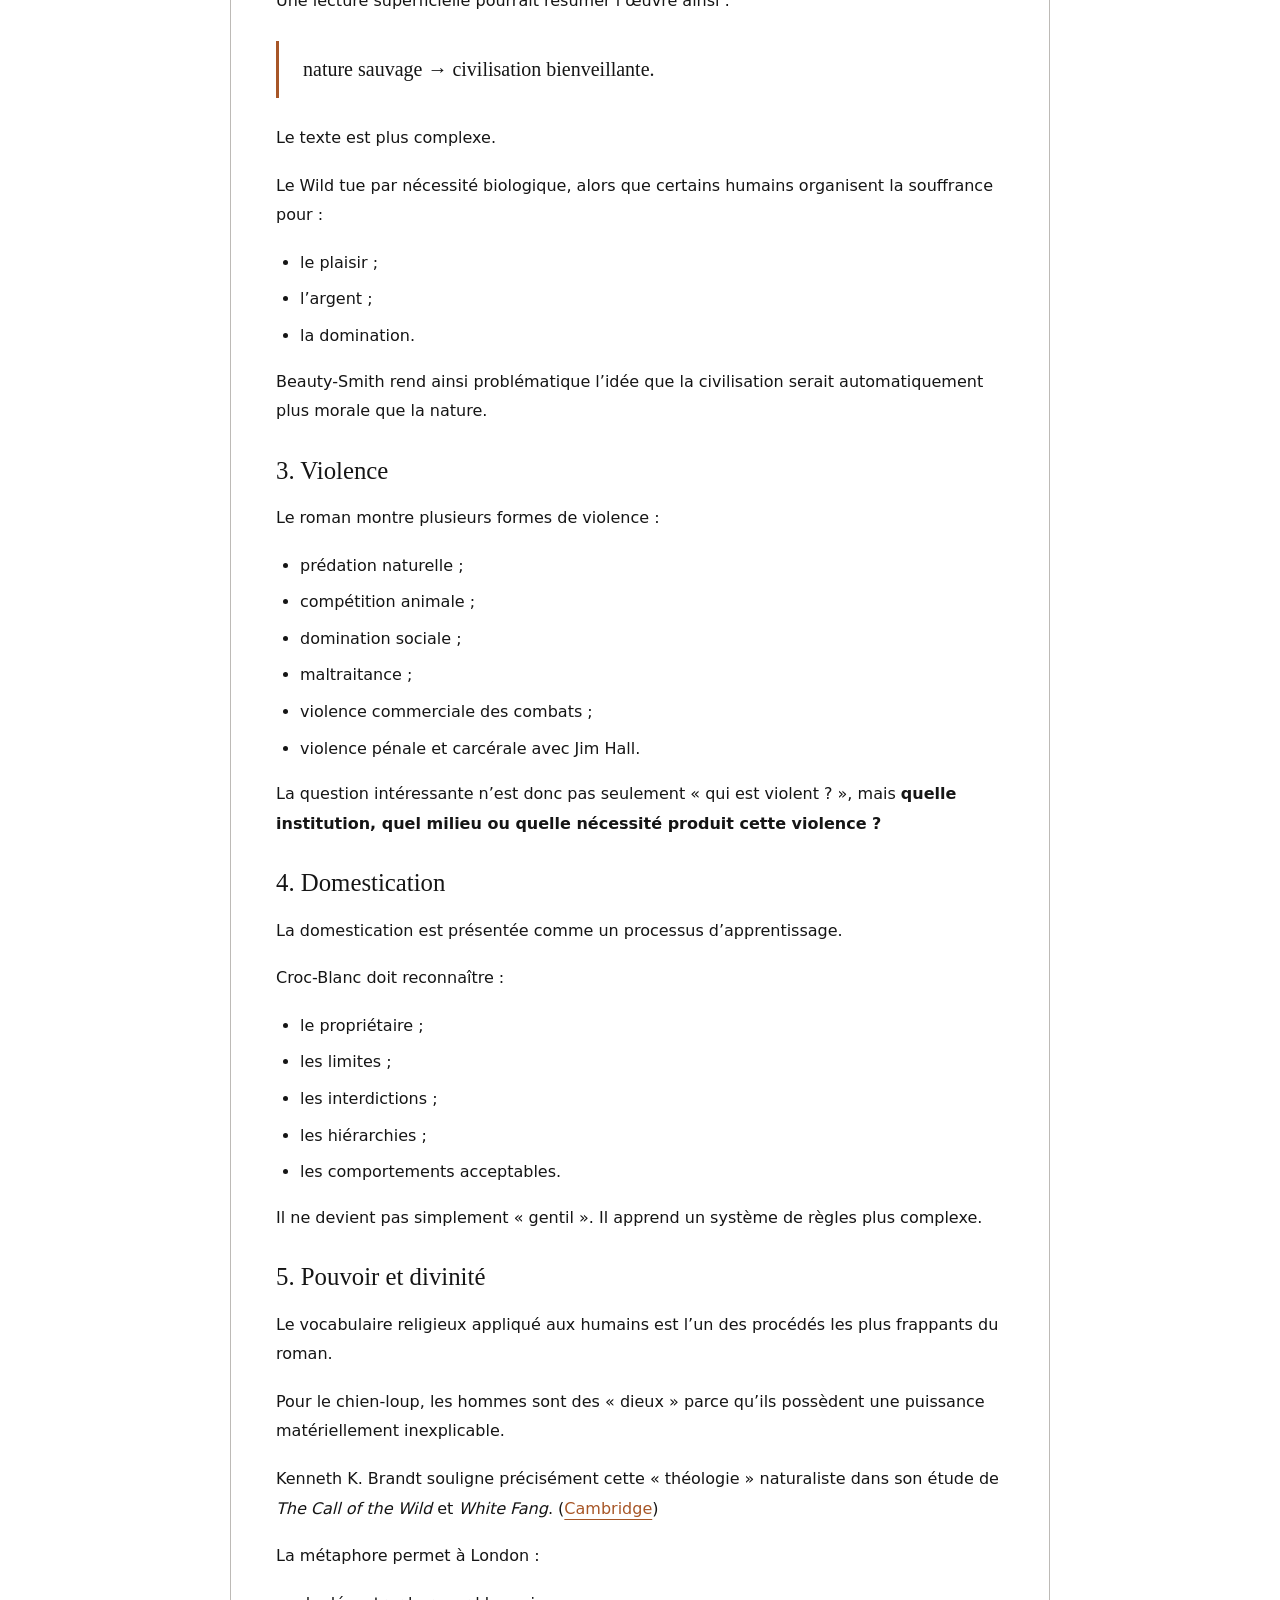
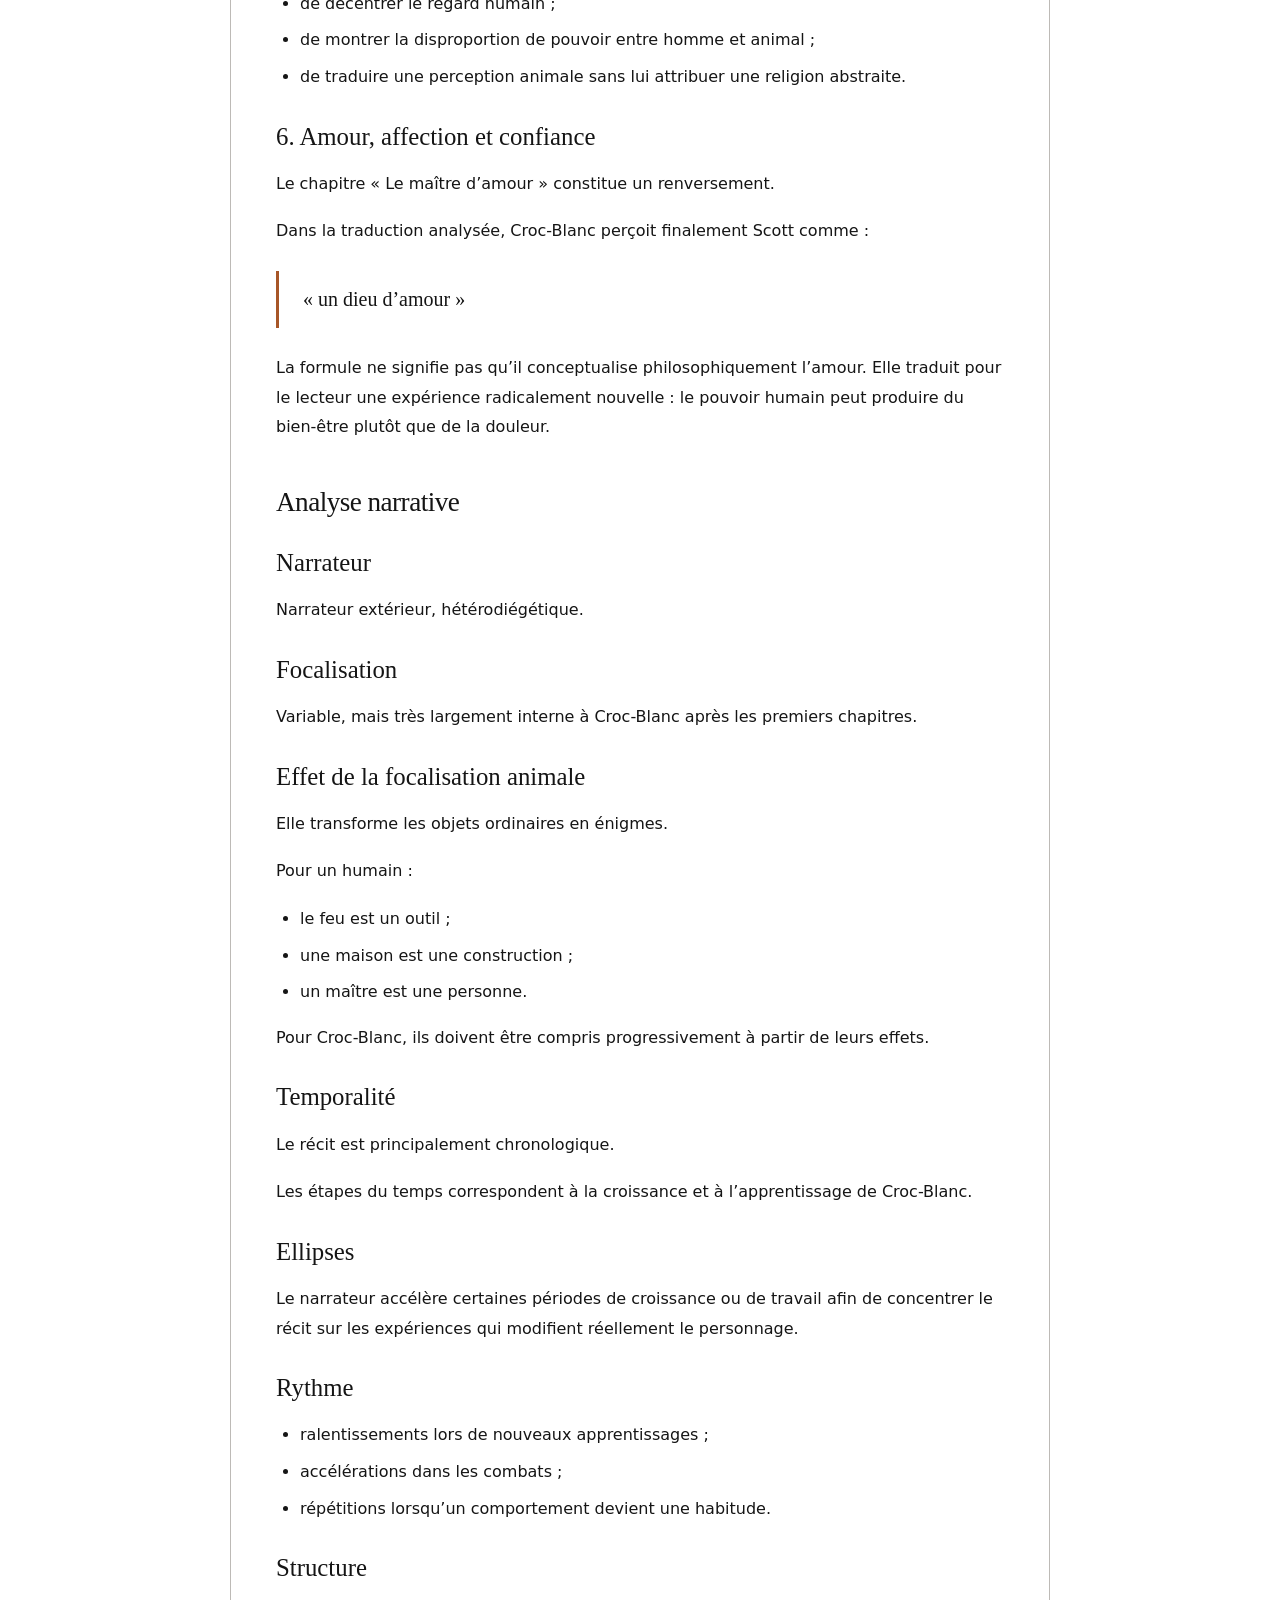
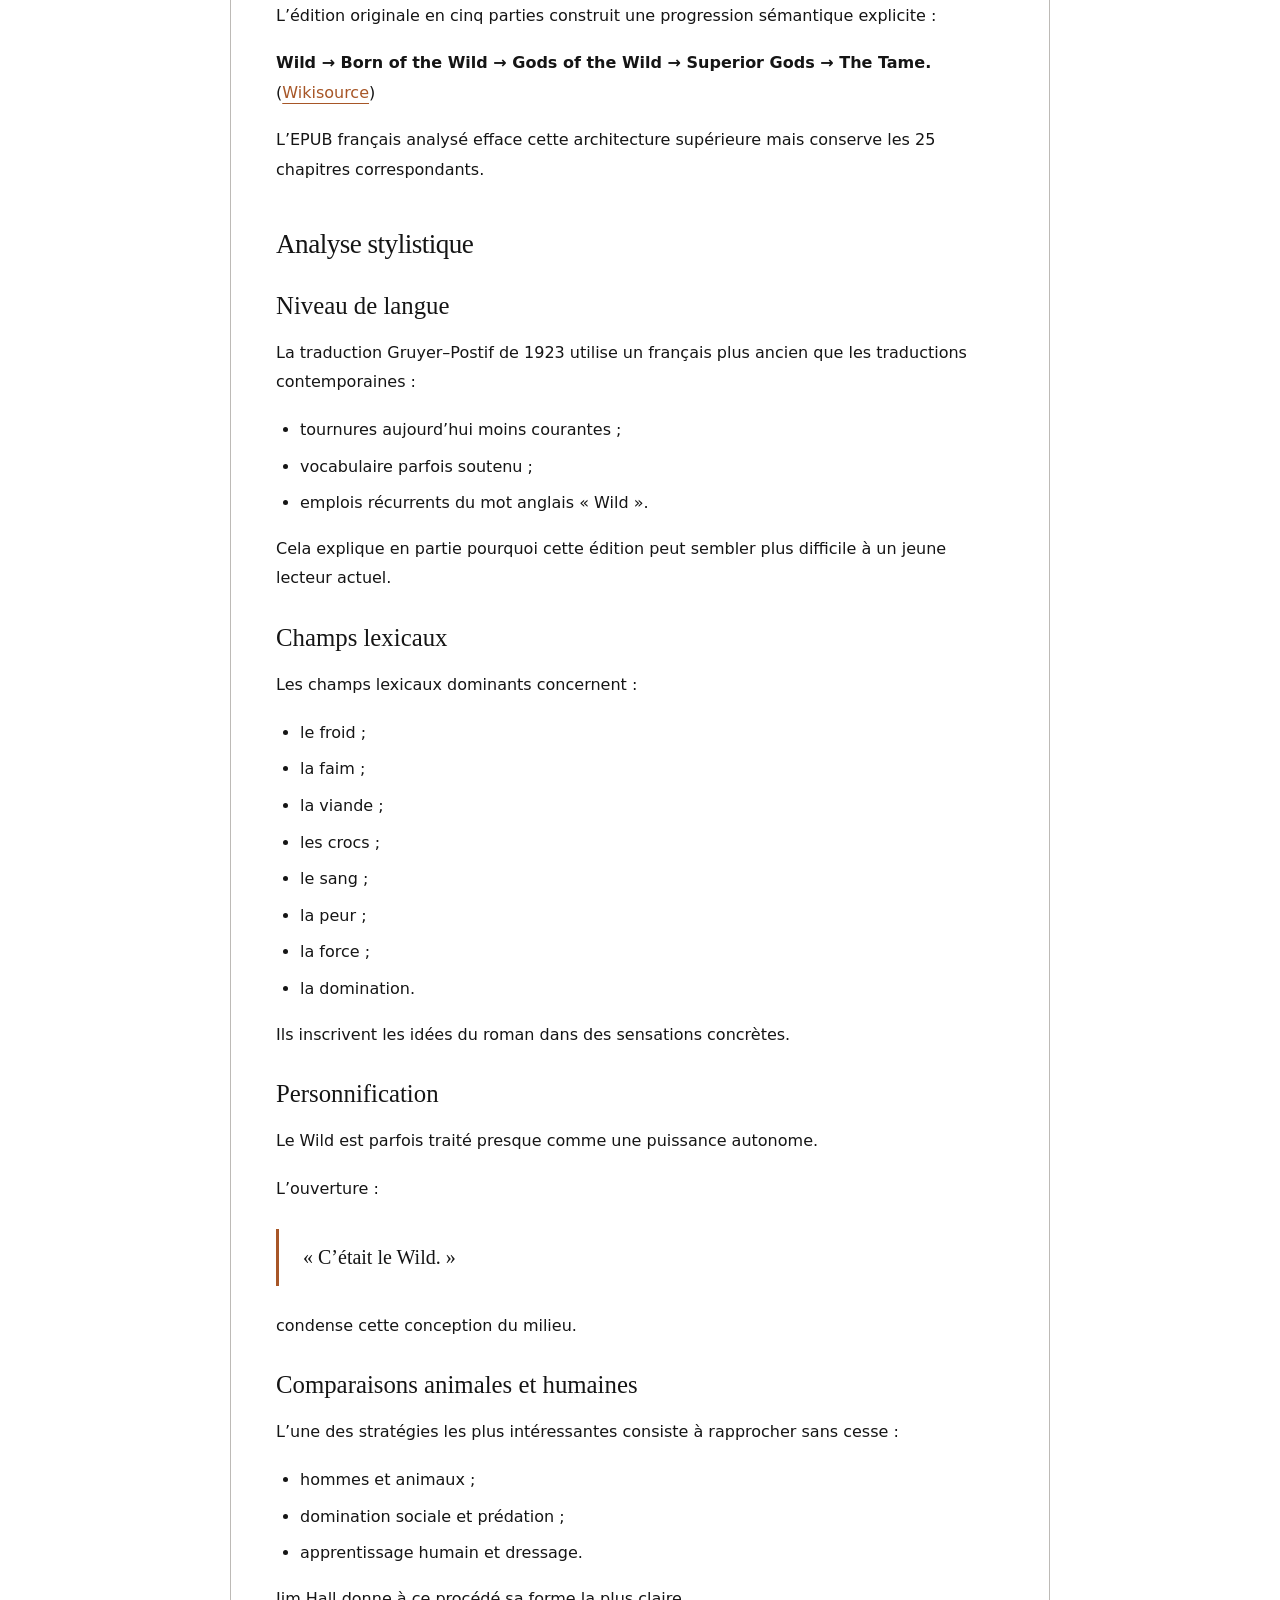
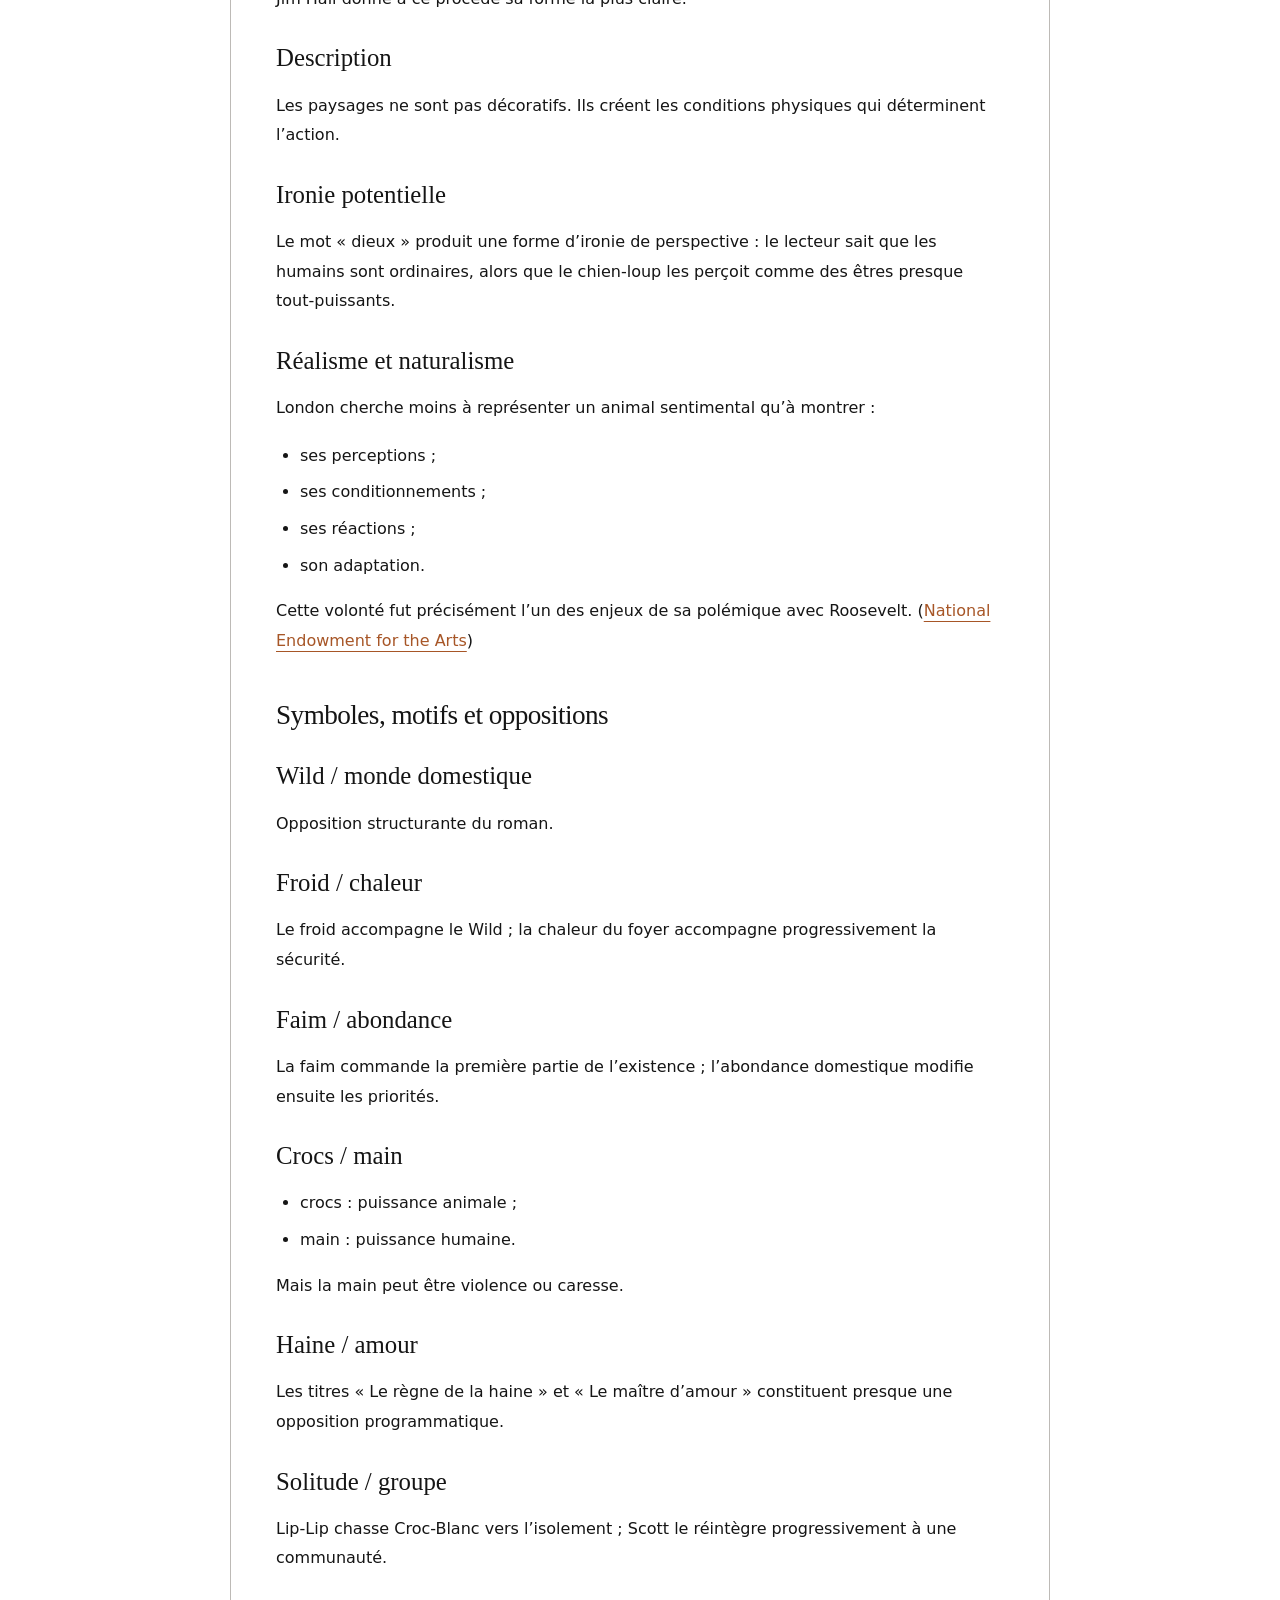
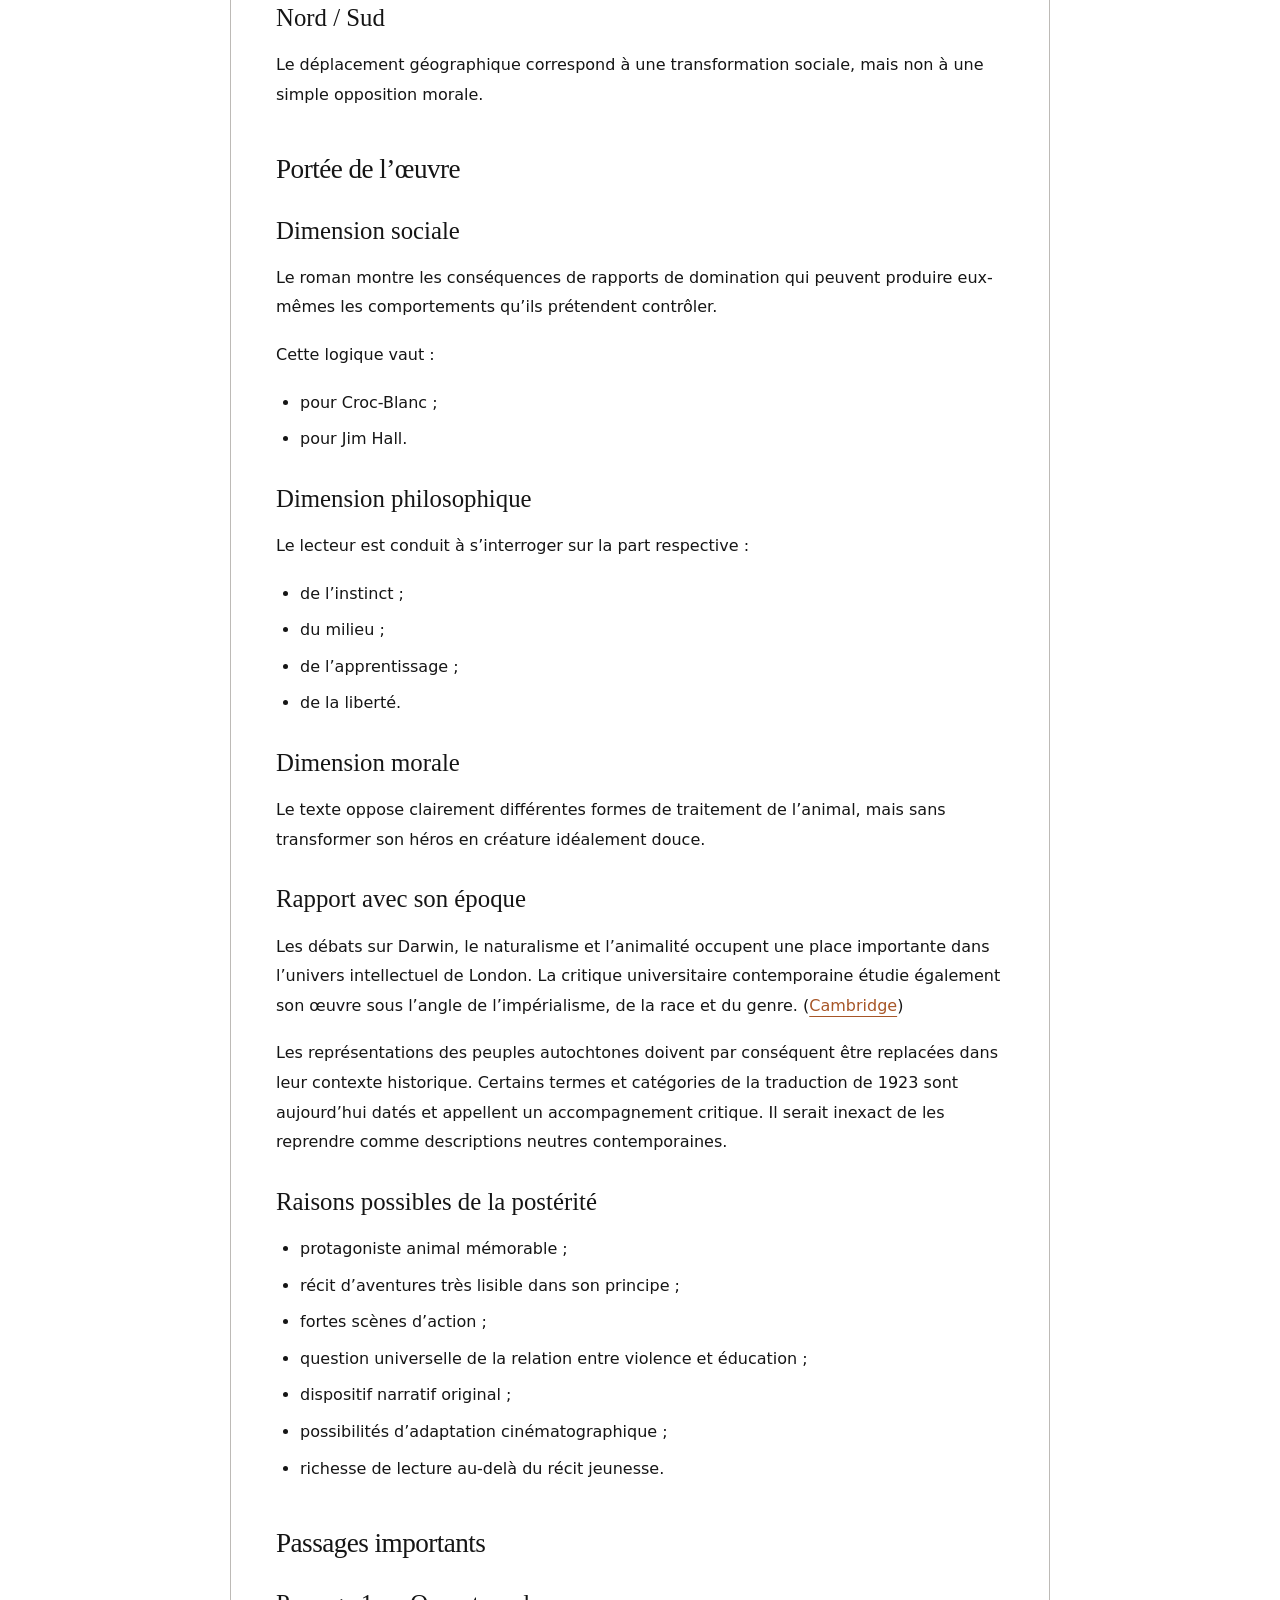
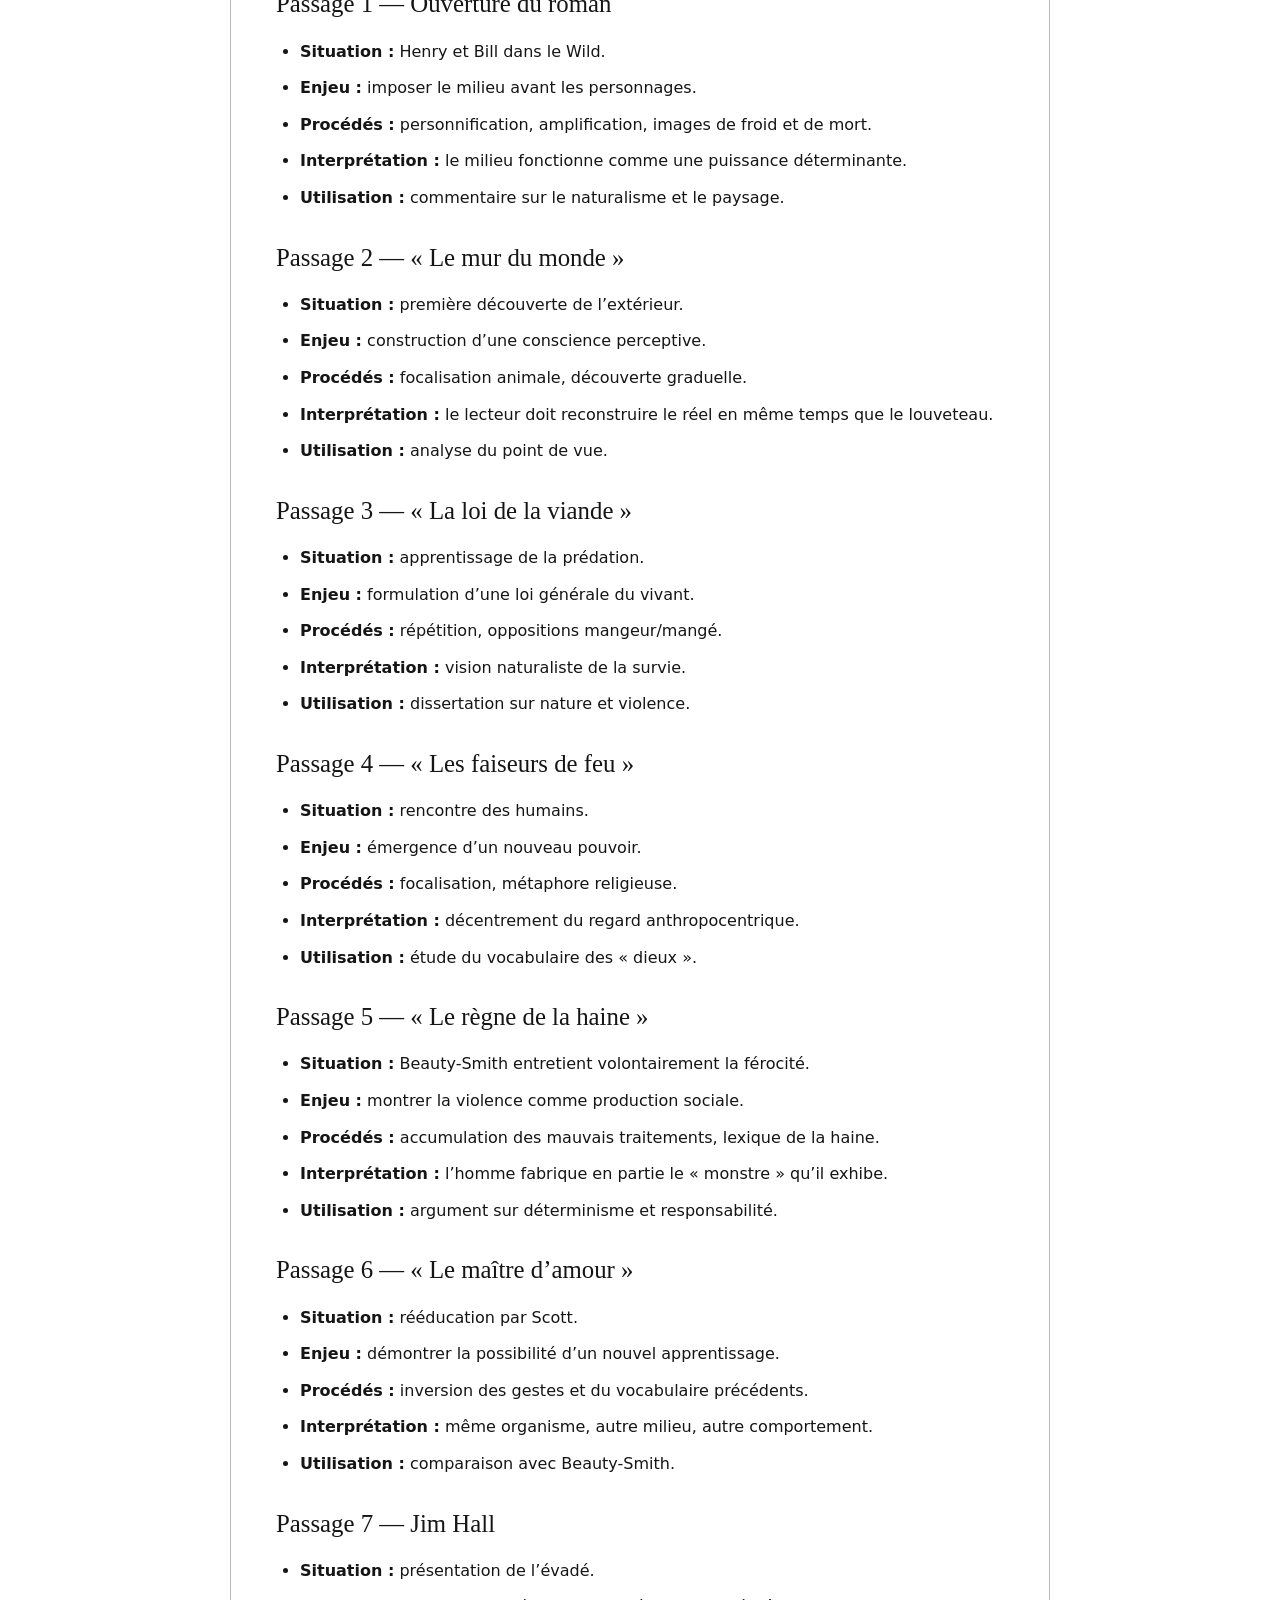
<file: fiche-secondaire-superieur.html>
<!doctype html><html lang="fr"><head><meta charset="utf-8"><meta name="viewport" content="width=device-width,initial-scale=1"><title>Croc-Blanc — Secondaire supérieur</title><script src="theme.js"></script><link rel="stylesheet" href="styles.css"><link rel="stylesheet" href="lecture.css"><script src="app.js" defer></script></head><body class="print-sheet"><div class="sheet-toolbar"><a href="index.html#fiches">← Retour aux fiches</a><button type="button" data-print>Imprimer / Enregistrer en PDF</button></div><main class="sheet-content"><header class="sheet-title"><p>FICHE DE LECTURE · JACK LONDON</p><h1>Croc-Blanc</h1><p>Secondaire supérieur · Texte intégral de la fiche fournie</p></header><div class="prose"><h2 id="sheet-2-1">Niveau scolaire</h2>
<ul><li><p><strong>Belgique francophone :</strong> enseignement secondaire supérieur.</p></li><li><p><strong>Années principalement concernées :</strong> 4e à 6e secondaire.</p></li><li><p><strong>Repère belge :</strong> particulièrement exploitable en 5e-6e pour un travail argumentatif ou une préparation au CESS, à condition de dépasser le simple résumé d’aventures.</p></li><li><p><strong>France :</strong> lycée.</p></li><li><p><strong>Classes françaises approximativement concernées :</strong> seconde à terminale.</p></li><li><p><strong>Repère français :</strong> exploitable pour l’analyse narrative, le commentaire, l’argumentation et les liens entre littérature et idées.</p></li><li><p><strong>Difficulté de lecture :</strong> moyenne.</p></li><li><p><strong>Difficulté d’analyse :</strong> moyenne à élevée, car l’apparente simplicité du récit animalier dissimule des problématiques complexes de naturalisme, d’anthropomorphisme, de domination, d’apprentissage et de civilisation.</p></li></ul>
<h2 id="sheet-2-2">Introduction</h2>
<p>Publié en 1906 après une première diffusion en feuilleton dans <em>Outing Magazine</em>, <em>White Fang</em> appartient à la période où Jack London est déjà un écrivain reconnu de la littérature américaine. London avait lui-même séjourné dans le Yukon pendant la ruée vers l’or de 1897-1898, expérience qui nourrit durablement ses récits du Grand Nord. (<a href="https://api.pageplace.de/preview/DT0400.9780191592584_A23536352/preview-9780191592584_A23536352.pdf?utm_source=chatgpt.com">PagePlace</a>)</p>
<p>Le roman reprend l’univers de <em>The Call of the Wild</em> mais inverse largement sa trajectoire. Alors que Buck s’éloigne de la civilisation pour rejoindre le monde sauvage, Croc-Blanc naît dans le Wild et se rapproche progressivement des humains. Cette structure permet à London d’interroger la frontière entre nature et culture, instinct et apprentissage, violence et socialisation. L’œuvre appartient au naturalisme américain et fait de l’animal un véritable centre de perception du monde. (<a href="https://www.cambridge.org/core/books/abs/jack-london/into-and-out-of-the-wild-the-call-of-the-wild-and-white-fang/CABD2789A54AA33391A0EB49EA3AB0FE?utm_source=chatgpt.com">Cambridge</a>)</p>
<h2 id="sheet-2-3">Résumé approfondi</h2>
<h3 id="sheet-2-4">I. Le Wild avant le héros</h3>
<p>Les premiers chapitres suivent Henry et Bill, encerclés par une meute. Cette ouverture remplit une fonction essentielle : avant même la naissance de Croc-Blanc, le lecteur apprend les règles du monde qui va le produire.</p>
<p>Le Wild est caractérisé par :</p>
<ul><li><p>le froid ;</p></li><li><p>la faim ;</p></li><li><p>la mort ;</p></li><li><p>la prédation ;</p></li><li><p>l’indifférence du milieu.</p></li></ul>
<h3 id="sheet-2-5">II. Naissance et formation naturelle</h3>
<p>Kiche met bas. Le jeune louveteau gris apprend progressivement à distinguer :</p>
<ul><li><p>connu et inconnu ;</p></li><li><p>danger et sécurité ;</p></li><li><p>proie et prédateur ;</p></li><li><p>force et faiblesse.</p></li></ul>
<p>Le chapitre « La loi de la viande » transforme ses expériences en principe général de la vie biologique.</p>
<h3 id="sheet-2-6">III. Entrée dans l’ordre humain</h3>
<p>La rencontre avec Castor-Gris constitue un changement de système. La domination n’est plus seulement biologique : elle devient sociale.</p>
<p>Les humains sont perçus comme des « dieux » parce qu’ils disposent :</p>
<ul><li><p>du feu ;</p></li><li><p>des outils ;</p></li><li><p>des armes ;</p></li><li><p>du pouvoir de posséder ;</p></li><li><p>de la capacité de punir.</p></li></ul>
<p>Croc-Blanc apprend donc une deuxième série de lois.</p>
<h3 id="sheet-2-7">IV. Fabrication de la violence</h3>
<p>Lip-Lip et le groupe condamnent Croc-Blanc à l’isolement. Il perfectionne alors des comportements de combat basés sur :</p>
<ul><li><p>la rapidité ;</p></li><li><p>l’attaque préventive ;</p></li><li><p>le refus du corps-à-corps prolongé ;</p></li><li><p>la méfiance.</p></li></ul>
<p>Beauty-Smith exploite ensuite exactement ce produit de l’environnement. Il ne crée pas de toutes pièces la puissance de Croc-Blanc, mais il transforme ses aptitudes en spectacle violent.</p>
<h3 id="sheet-2-8">V. Le basculement : Weedon Scott</h3>
<p>Après le combat contre Cherokee, Scott récupère un animal dont l’apprentissage antérieur associe la main humaine à la contrainte et à la douleur.</p>
<p>La rééducation ne peut donc être instantanée. Elle consiste en une réinterprétation progressive des signes :</p>
<ul><li><p>la main n’est plus nécessairement une menace ;</p></li><li><p>la proximité n’annonce pas nécessairement une attaque ;</p></li><li><p>l’obéissance peut s’accompagner d’attachement.</p></li></ul>
<h3 id="sheet-2-9">VI. La Californie</h3>
<p>Sierra-Vista est un milieu radicalement différent. Croc-Blanc doit apprendre une société plus complexe que celle du camp ou du chenil.</p>
<p>Il doit notamment comprendre :</p>
<ul><li><p>quels animaux sont protégés ;</p></li><li><p>quels humains appartiennent au groupe ;</p></li><li><p>quelle violence est interdite ;</p></li><li><p>quels comportements sont attendus.</p></li></ul>
<p>La domestication apparaît ainsi moins comme une suppression de l’instinct que comme une multiplication des règles apprises.</p>
<h3 id="sheet-2-10">VII. Jim Hall et le dénouement</h3>
<p>Jim Hall est un personnage humain particulièrement significatif. Le narrateur insiste sur la manière dont les institutions et la violence carcérale l’ont rendu plus brutal.</p>
<p>Ce dernier épisode crée donc un miroir entre l’homme et l’animal :</p>
<ul><li><p>Croc-Blanc a été transformé par Beauty-Smith ;</p></li><li><p>Jim Hall a été transformé par une société punitive.</p></li></ul>
<p>Croc-Blanc, réhabilité par Scott, défend finalement cette société familiale contre Hall. Il est presque tué mais survit.</p>
<p>La dernière image, auprès de Collie et des petits, réunit deux dimensions qui semblaient incompatibles au début : <strong>le loup et la famille, l’instinct et l’appartenance, le Wild et le foyer.</strong></p>
<h2 id="sheet-2-11">Personnages principaux</h2>
<h3 id="sheet-2-12">Croc-Blanc</h3>
<ul><li><p><strong>Fonction dans l’œuvre :</strong> centre narratif et expérimental du roman.</p></li><li><p><strong>Caractérisation :</strong> chien-loup intelligent, extraordinairement adaptable, méfiant et puissant.</p></li><li><p><strong>Motivations initiales :</strong> survie, nourriture, sécurité.</p></li><li><p><strong>Conflits :</strong> nature, autres chiens, humains dominateurs, apprentissage de nouvelles règles.</p></li><li><p><strong>Relations :</strong> chacune structure une étape de son développement.</p></li><li><p><strong>Évolution :</strong> sauvage → soumis → paria → combattant → animal capable d’attachement → protecteur.</p></li><li><p><strong>Valeur symbolique possible :</strong> figure de la plasticité du vivant sous l’influence du milieu.</p></li><li><p><strong>Rôle général :</strong> permet d’examiner la frontière entre comportement inné et acquis.</p></li></ul>
<h3 id="sheet-2-13">Kiche</h3>
<ul><li><p><strong>Fonction :</strong> mère et première éducatrice.</p></li><li><p><strong>Caractérisation :</strong> à la frontière du chien domestique et du loup sauvage.</p></li><li><p><strong>Valeur dans l’œuvre :</strong> elle annonce biologiquement et symboliquement la double appartenance de Croc-Blanc.</p></li></ul>
<h3 id="sheet-2-14">Castor-Gris</h3>
<ul><li><p><strong>Fonction :</strong> premier maître.</p></li><li><p><strong>Relation :</strong> domination sans véritable relation affective.</p></li><li><p><strong>Rôle conceptuel :</strong> représente l’ordre humain d’abord perçu comme puissance.</p></li></ul>
<h3 id="sheet-2-15">Beauty-Smith</h3>
<ul><li><p><strong>Fonction :</strong> antagoniste.</p></li><li><p><strong>Caractérisation :</strong> cruel, manipulateur et intéressé par le profit.</p></li><li><p><strong>Motivation :</strong> exploiter Croc-Blanc.</p></li><li><p><strong>Valeur :</strong> démontre que la « sauvagerie » n’est pas réservée aux animaux.</p></li></ul>
<h3 id="sheet-2-16">Weedon Scott</h3>
<ul><li><p><strong>Fonction :</strong> second grand agent de transformation.</p></li><li><p><strong>Caractérisation :</strong> patient, ferme, persévérant.</p></li><li><p><strong>Motivation :</strong> réhabiliter l’animal.</p></li><li><p><strong>Valeur :</strong> son comportement démontre expérimentalement que l’environnement relationnel peut modifier les conduites.</p></li></ul>
<h3 id="sheet-2-17">Jim Hall</h3>
<ul><li><p><strong>Fonction :</strong> antagoniste final et double humain possible de Croc-Blanc.</p></li><li><p><strong>Caractérisation :</strong> violent et dangereux.</p></li><li><p><strong>Particularité :</strong> le narrateur ne le réduit pas à une nature mauvaise ; il insiste sur les mauvais traitements institutionnels qu’il a subis.</p></li><li><p><strong>Valeur :</strong> son histoire étend à l’être humain la réflexion naturaliste sur l’effet du milieu.</p></li></ul>
<h2 id="sheet-2-18">Analyse des thèmes</h2>
<h3 id="sheet-2-19">1. Déterminisme et plasticité</h3>
<p>Le roman associe deux propositions qui pourraient sembler contradictoires :</p>
<ul><li><p>Croc-Blanc hérite de certaines dispositions ;</p></li><li><p>l’expérience modifie radicalement leur expression.</p></li></ul>
<p>Il n’est donc ni une page blanche ni un être entièrement déterminé par sa naissance.</p>
<p>Le personnage devient un moyen d’observer l’interaction entre :</p>
<ul><li><p>hérédité ;</p></li><li><p>environnement ;</p></li><li><p>apprentissage ;</p></li><li><p>répétition ;</p></li><li><p>adaptation.</p></li></ul>
<h3 id="sheet-2-20">2. Nature et civilisation</h3>
<p>Une lecture superficielle pourrait résumer l’œuvre ainsi :</p>
<blockquote><p>nature sauvage → civilisation bienveillante.</p></blockquote>
<p>Le texte est plus complexe.</p>
<p>Le Wild tue par nécessité biologique, alors que certains humains organisent la souffrance pour :</p>
<ul><li><p>le plaisir ;</p></li><li><p>l’argent ;</p></li><li><p>la domination.</p></li></ul>
<p>Beauty-Smith rend ainsi problématique l’idée que la civilisation serait automatiquement plus morale que la nature.</p>
<h3 id="sheet-2-21">3. Violence</h3>
<p>Le roman montre plusieurs formes de violence :</p>
<ul><li><p>prédation naturelle ;</p></li><li><p>compétition animale ;</p></li><li><p>domination sociale ;</p></li><li><p>maltraitance ;</p></li><li><p>violence commerciale des combats ;</p></li><li><p>violence pénale et carcérale avec Jim Hall.</p></li></ul>
<p>La question intéressante n’est donc pas seulement « qui est violent ? », mais <strong>quelle institution, quel milieu ou quelle nécessité produit cette violence ?</strong></p>
<h3 id="sheet-2-22">4. Domestication</h3>
<p>La domestication est présentée comme un processus d’apprentissage.</p>
<p>Croc-Blanc doit reconnaître :</p>
<ul><li><p>le propriétaire ;</p></li><li><p>les limites ;</p></li><li><p>les interdictions ;</p></li><li><p>les hiérarchies ;</p></li><li><p>les comportements acceptables.</p></li></ul>
<p>Il ne devient pas simplement « gentil ». Il apprend un système de règles plus complexe.</p>
<h3 id="sheet-2-23">5. Pouvoir et divinité</h3>
<p>Le vocabulaire religieux appliqué aux humains est l’un des procédés les plus frappants du roman.</p>
<p>Pour le chien-loup, les hommes sont des « dieux » parce qu’ils possèdent une puissance matériellement inexplicable.</p>
<p>Kenneth K. Brandt souligne précisément cette « théologie » naturaliste dans son étude de <em>The Call of the Wild</em> et <em>White Fang</em>. (<a href="https://www.cambridge.org/core/books/abs/jack-london/into-and-out-of-the-wild-the-call-of-the-wild-and-white-fang/CABD2789A54AA33391A0EB49EA3AB0FE?utm_source=chatgpt.com">Cambridge</a>)</p>
<p>La métaphore permet à London :</p>
<ul><li><p>de décentrer le regard humain ;</p></li><li><p>de montrer la disproportion de pouvoir entre homme et animal ;</p></li><li><p>de traduire une perception animale sans lui attribuer une religion abstraite.</p></li></ul>
<h3 id="sheet-2-24">6. Amour, affection et confiance</h3>
<p>Le chapitre « Le maître d’amour » constitue un renversement.</p>
<p>Dans la traduction analysée, Croc-Blanc perçoit finalement Scott comme :</p>
<blockquote><p>« un dieu d’amour »</p></blockquote>
<p>La formule ne signifie pas qu’il conceptualise philosophiquement l’amour. Elle traduit pour le lecteur une expérience radicalement nouvelle : le pouvoir humain peut produire du bien-être plutôt que de la douleur.</p>
<h2 id="sheet-2-25">Analyse narrative</h2>
<h3 id="sheet-2-26">Narrateur</h3>
<p>Narrateur extérieur, hétérodiégétique.</p>
<h3 id="sheet-2-27">Focalisation</h3>
<p>Variable, mais très largement interne à Croc-Blanc après les premiers chapitres.</p>
<h3 id="sheet-2-28">Effet de la focalisation animale</h3>
<p>Elle transforme les objets ordinaires en énigmes.</p>
<p>Pour un humain :</p>
<ul><li><p>le feu est un outil ;</p></li><li><p>une maison est une construction ;</p></li><li><p>un maître est une personne.</p></li></ul>
<p>Pour Croc-Blanc, ils doivent être compris progressivement à partir de leurs effets.</p>
<h3 id="sheet-2-29">Temporalité</h3>
<p>Le récit est principalement chronologique.</p>
<p>Les étapes du temps correspondent à la croissance et à l’apprentissage de Croc-Blanc.</p>
<h3 id="sheet-2-30">Ellipses</h3>
<p>Le narrateur accélère certaines périodes de croissance ou de travail afin de concentrer le récit sur les expériences qui modifient réellement le personnage.</p>
<h3 id="sheet-2-31">Rythme</h3>
<ul><li><p>ralentissements lors de nouveaux apprentissages ;</p></li><li><p>accélérations dans les combats ;</p></li><li><p>répétitions lorsqu’un comportement devient une habitude.</p></li></ul>
<h3 id="sheet-2-32">Structure</h3>
<p>L’édition originale en cinq parties construit une progression sémantique explicite :</p>
<p><strong>Wild → Born of the Wild → Gods of the Wild → Superior Gods → The Tame.</strong> (<a href="https://en.wikisource.org/wiki/White_Fang">Wikisource</a>)</p>
<p>L’EPUB français analysé efface cette architecture supérieure mais conserve les 25 chapitres correspondants.</p>
<h2 id="sheet-2-33">Analyse stylistique</h2>
<h3 id="sheet-2-34">Niveau de langue</h3>
<p>La traduction Gruyer–Postif de 1923 utilise un français plus ancien que les traductions contemporaines :</p>
<ul><li><p>tournures aujourd’hui moins courantes ;</p></li><li><p>vocabulaire parfois soutenu ;</p></li><li><p>emplois récurrents du mot anglais « Wild ».</p></li></ul>
<p>Cela explique en partie pourquoi cette édition peut sembler plus difficile à un jeune lecteur actuel.</p>
<h3 id="sheet-2-35">Champs lexicaux</h3>
<p>Les champs lexicaux dominants concernent :</p>
<ul><li><p>le froid ;</p></li><li><p>la faim ;</p></li><li><p>la viande ;</p></li><li><p>les crocs ;</p></li><li><p>le sang ;</p></li><li><p>la peur ;</p></li><li><p>la force ;</p></li><li><p>la domination.</p></li></ul>
<p>Ils inscrivent les idées du roman dans des sensations concrètes.</p>
<h3 id="sheet-2-36">Personnification</h3>
<p>Le Wild est parfois traité presque comme une puissance autonome.</p>
<p>L’ouverture :</p>
<blockquote><p>« C’était le Wild. »</p></blockquote>
<p>condense cette conception du milieu.</p>
<h3 id="sheet-2-37">Comparaisons animales et humaines</h3>
<p>L’une des stratégies les plus intéressantes consiste à rapprocher sans cesse :</p>
<ul><li><p>hommes et animaux ;</p></li><li><p>domination sociale et prédation ;</p></li><li><p>apprentissage humain et dressage.</p></li></ul>
<p>Jim Hall donne à ce procédé sa forme la plus claire.</p>
<h3 id="sheet-2-38">Description</h3>
<p>Les paysages ne sont pas décoratifs. Ils créent les conditions physiques qui déterminent l’action.</p>
<h3 id="sheet-2-39">Ironie potentielle</h3>
<p>Le mot « dieux » produit une forme d’ironie de perspective : le lecteur sait que les humains sont ordinaires, alors que le chien-loup les perçoit comme des êtres presque tout-puissants.</p>
<h3 id="sheet-2-40">Réalisme et naturalisme</h3>
<p>London cherche moins à représenter un animal sentimental qu’à montrer :</p>
<ul><li><p>ses perceptions ;</p></li><li><p>ses conditionnements ;</p></li><li><p>ses réactions ;</p></li><li><p>son adaptation.</p></li></ul>
<p>Cette volonté fut précisément l’un des enjeux de sa polémique avec Roosevelt. (<a href="https://www.arts.gov/initiatives/nea-big-read/call-wild-white-fang-and-other-stories?utm_source=chatgpt.com">National Endowment for the Arts</a>)</p>
<h2 id="sheet-2-41">Symboles, motifs et oppositions</h2>
<h3 id="sheet-2-42">Wild / monde domestique</h3>
<p>Opposition structurante du roman.</p>
<h3 id="sheet-2-43">Froid / chaleur</h3>
<p>Le froid accompagne le Wild ; la chaleur du foyer accompagne progressivement la sécurité.</p>
<h3 id="sheet-2-44">Faim / abondance</h3>
<p>La faim commande la première partie de l’existence ; l’abondance domestique modifie ensuite les priorités.</p>
<h3 id="sheet-2-45">Crocs / main</h3>
<ul><li><p>crocs : puissance animale ;</p></li><li><p>main : puissance humaine.</p></li></ul>
<p>Mais la main peut être violence ou caresse.</p>
<h3 id="sheet-2-46">Haine / amour</h3>
<p>Les titres « Le règne de la haine » et « Le maître d’amour » constituent presque une opposition programmatique.</p>
<h3 id="sheet-2-47">Solitude / groupe</h3>
<p>Lip-Lip chasse Croc-Blanc vers l’isolement ; Scott le réintègre progressivement à une communauté.</p>
<h3 id="sheet-2-48">Nord / Sud</h3>
<p>Le déplacement géographique correspond à une transformation sociale, mais non à une simple opposition morale.</p>
<h2 id="sheet-2-49">Portée de l’œuvre</h2>
<h3 id="sheet-2-50">Dimension sociale</h3>
<p>Le roman montre les conséquences de rapports de domination qui peuvent produire eux-mêmes les comportements qu’ils prétendent contrôler.</p>
<p>Cette logique vaut :</p>
<ul><li><p>pour Croc-Blanc ;</p></li><li><p>pour Jim Hall.</p></li></ul>
<h3 id="sheet-2-51">Dimension philosophique</h3>
<p>Le lecteur est conduit à s’interroger sur la part respective :</p>
<ul><li><p>de l’instinct ;</p></li><li><p>du milieu ;</p></li><li><p>de l’apprentissage ;</p></li><li><p>de la liberté.</p></li></ul>
<h3 id="sheet-2-52">Dimension morale</h3>
<p>Le texte oppose clairement différentes formes de traitement de l’animal, mais sans transformer son héros en créature idéalement douce.</p>
<h3 id="sheet-2-53">Rapport avec son époque</h3>
<p>Les débats sur Darwin, le naturalisme et l’animalité occupent une place importante dans l’univers intellectuel de London. La critique universitaire contemporaine étudie également son œuvre sous l’angle de l’impérialisme, de la race et du genre. (<a href="https://www.cambridge.org/core/books/jack-london/9010BB283648FB8322A68A837ADE962A?utm_source=chatgpt.com">Cambridge</a>)</p>
<p>Les représentations des peuples autochtones doivent par conséquent être replacées dans leur contexte historique. Certains termes et catégories de la traduction de 1923 sont aujourd’hui datés et appellent un accompagnement critique. Il serait inexact de les reprendre comme descriptions neutres contemporaines.</p>
<h3 id="sheet-2-54">Raisons possibles de la postérité</h3>
<ul><li><p>protagoniste animal mémorable ;</p></li><li><p>récit d’aventures très lisible dans son principe ;</p></li><li><p>fortes scènes d’action ;</p></li><li><p>question universelle de la relation entre violence et éducation ;</p></li><li><p>dispositif narratif original ;</p></li><li><p>possibilités d’adaptation cinématographique ;</p></li><li><p>richesse de lecture au-delà du récit jeunesse.</p></li></ul>
<h2 id="sheet-2-55">Passages importants</h2>
<h3 id="sheet-2-56">Passage 1 — Ouverture du roman</h3>
<ul><li><p><strong>Situation :</strong> Henry et Bill dans le Wild.</p></li><li><p><strong>Enjeu :</strong> imposer le milieu avant les personnages.</p></li><li><p><strong>Procédés :</strong> personnification, amplification, images de froid et de mort.</p></li><li><p><strong>Interprétation :</strong> le milieu fonctionne comme une puissance déterminante.</p></li><li><p><strong>Utilisation :</strong> commentaire sur le naturalisme et le paysage.</p></li></ul>
<h3 id="sheet-2-57">Passage 2 — « Le mur du monde »</h3>
<ul><li><p><strong>Situation :</strong> première découverte de l’extérieur.</p></li><li><p><strong>Enjeu :</strong> construction d’une conscience perceptive.</p></li><li><p><strong>Procédés :</strong> focalisation animale, découverte graduelle.</p></li><li><p><strong>Interprétation :</strong> le lecteur doit reconstruire le réel en même temps que le louveteau.</p></li><li><p><strong>Utilisation :</strong> analyse du point de vue.</p></li></ul>
<h3 id="sheet-2-58">Passage 3 — « La loi de la viande »</h3>
<ul><li><p><strong>Situation :</strong> apprentissage de la prédation.</p></li><li><p><strong>Enjeu :</strong> formulation d’une loi générale du vivant.</p></li><li><p><strong>Procédés :</strong> répétition, oppositions mangeur/mangé.</p></li><li><p><strong>Interprétation :</strong> vision naturaliste de la survie.</p></li><li><p><strong>Utilisation :</strong> dissertation sur nature et violence.</p></li></ul>
<h3 id="sheet-2-59">Passage 4 — « Les faiseurs de feu »</h3>
<ul><li><p><strong>Situation :</strong> rencontre des humains.</p></li><li><p><strong>Enjeu :</strong> émergence d’un nouveau pouvoir.</p></li><li><p><strong>Procédés :</strong> focalisation, métaphore religieuse.</p></li><li><p><strong>Interprétation :</strong> décentrement du regard anthropocentrique.</p></li><li><p><strong>Utilisation :</strong> étude du vocabulaire des « dieux ».</p></li></ul>
<h3 id="sheet-2-60">Passage 5 — « Le règne de la haine »</h3>
<ul><li><p><strong>Situation :</strong> Beauty-Smith entretient volontairement la férocité.</p></li><li><p><strong>Enjeu :</strong> montrer la violence comme production sociale.</p></li><li><p><strong>Procédés :</strong> accumulation des mauvais traitements, lexique de la haine.</p></li><li><p><strong>Interprétation :</strong> l’homme fabrique en partie le « monstre » qu’il exhibe.</p></li><li><p><strong>Utilisation :</strong> argument sur déterminisme et responsabilité.</p></li></ul>
<h3 id="sheet-2-61">Passage 6 — « Le maître d’amour »</h3>
<ul><li><p><strong>Situation :</strong> rééducation par Scott.</p></li><li><p><strong>Enjeu :</strong> démontrer la possibilité d’un nouvel apprentissage.</p></li><li><p><strong>Procédés :</strong> inversion des gestes et du vocabulaire précédents.</p></li><li><p><strong>Interprétation :</strong> même organisme, autre milieu, autre comportement.</p></li><li><p><strong>Utilisation :</strong> comparaison avec Beauty-Smith.</p></li></ul>
<h3 id="sheet-2-62">Passage 7 — Jim Hall</h3>
<ul><li><p><strong>Situation :</strong> présentation de l’évadé.</p></li><li><p><strong>Enjeu :</strong> transposer la problématique du déterminisme à l’être humain.</p></li><li><p><strong>Procédés :</strong> insistance sur les mauvais traitements et l’enfermement.</p></li><li><p><strong>Interprétation :</strong> la société peut engendrer de la violence chez ceux qu’elle punit.</p></li><li><p><strong>Utilisation :</strong> étude sociale et naturaliste.</p></li></ul>
<h3 id="sheet-2-63">Passage 8 — Le dénouement</h3>
<ul><li><p><strong>Situation :</strong> Croc-Blanc guéri repose auprès de ses petits.</p></li><li><p><strong>Enjeu :</strong> achever le trajet Wild → foyer.</p></li><li><p><strong>Procédés :</strong> apaisement du rythme et opposition avec l’ouverture.</p></li><li><p><strong>Interprétation :</strong> la force sauvage n’est pas détruite mais intégrée.</p></li><li><p><strong>Utilisation :</strong> comparaison incipit/excipit.</p></li></ul>
<h2 id="sheet-2-64">Citations courtes utiles</h2>
<p>Les citations suivantes ont été vérifiées dans l’EPUB analysé.</p>
<h3 id="sheet-2-65">1.</h3>
<blockquote><p>« C’était le Wild. »</p></blockquote>
<ul><li><p><strong>Situation :</strong> ouverture.</p></li><li><p><strong>Thème :</strong> puissance de la nature.</p></li><li><p><strong>Intérêt :</strong> le milieu devient presque un personnage.</p></li></ul>
<h3 id="sheet-2-66">2.</h3>
<blockquote><p>« La loi était mange ou sois mangé. »</p></blockquote>
<ul><li><p><strong>Situation :</strong> chapitre « La loi de la viande ».</p></li><li><p><strong>Thème :</strong> survie.</p></li><li><p><strong>Intérêt :</strong> formulation concise de la logique naturaliste du jeune animal.</p></li></ul>
<h3 id="sheet-2-67">3.</h3>
<blockquote><p>« C’était un vrai dieu, un dieu d’amour »</p></blockquote>
<ul><li><p><strong>Situation :</strong> relation avec Weedon Scott.</p></li><li><p><strong>Thème :</strong> affection et domination.</p></li><li><p><strong>Intérêt :</strong> renverse le vocabulaire religieux associé jusque-là au pouvoir humain.</p></li></ul>
<h3 id="sheet-2-68">4.</h3>
<blockquote><p>« Voici le loup béni ! »</p></blockquote>
<ul><li><p><strong>Situation :</strong> guérison finale.</p></li><li><p><strong>Thème :</strong> intégration.</p></li><li><p><strong>Intérêt :</strong> transforme symboliquement le statut du personnage dans la famille.</p></li></ul>
<h2 id="sheet-2-69">Problématiques</h2>
<ol><li><p><strong>Comment le parcours de Croc-Blanc permet-il à Jack London d’interroger l’influence du milieu sur le comportement ?</strong></p></li><li><p><strong>Dans quelle mesure <em>Croc-Blanc</em> remet-il en question l’opposition entre sauvagerie animale et civilisation humaine ?</strong></p></li><li><p><strong>Comment la focalisation animale transforme-t-elle le regard du lecteur sur l’humanité ?</strong></p></li><li><p><strong>La domestication de Croc-Blanc est-elle une soumission ou un apprentissage permettant une nouvelle forme de liberté ?</strong></p></li><li><p><strong>Comment Jack London oppose-t-il la peur et l’affection comme deux modes de formation d’un être vivant ?</strong></p></li></ol>
<h2 id="sheet-2-70">Plans détaillés</h2>
<h3 id="sheet-2-71">Problématique 1 — Comment le parcours de Croc-Blanc permet-il à Jack London d’interroger l’influence du milieu sur le comportement ?</h3>
<h4 id="sheet-2-72">I. Un être d’abord formé par le Wild</h4>
<p><strong>A. La faim comme nécessité fondamentale</strong></p>
<ul><li><p>famine ;</p></li><li><p>chasse ;</p></li><li><p>« loi de la viande ».</p></li></ul>
<p><strong>B. L’apprentissage par expérience</strong></p>
<ul><li><p>sortie de la tanière ;</p></li><li><p>douleur ;</p></li><li><p>essais et erreurs.</p></li></ul>
<p><strong>C. L’héritage biologique</strong></p>
<ul><li><p>ascendance lupine et canine ;</p></li><li><p>instincts de prédation et de prudence.</p></li></ul>
<p><strong>Idée défendue :</strong> Croc-Blanc possède des dispositions naturelles, mais celles-ci prennent sens dans un environnement.</p>
<h4 id="sheet-2-73">II. La société humaine amplifie certaines dispositions</h4>
<p><strong>A. Lip-Lip produit l’isolement</strong></p>
<ul><li><p>exclusion ;</p></li><li><p>agressivité préventive.</p></li></ul>
<p><strong>B. Castor-Gris impose la soumission</strong></p>
<ul><li><p>pouvoir ;</p></li><li><p>hiérarchie ;</p></li><li><p>obéissance.</p></li></ul>
<p><strong>C. Beauty-Smith transforme la violence en système</strong></p>
<ul><li><p>humiliation ;</p></li><li><p>combats ;</p></li><li><p>exploitation économique.</p></li></ul>
<p><strong>Idée défendue :</strong> la férocité de Croc-Blanc n’est pas seulement « naturelle » ; elle est partiellement fabriquée.</p>
<h4 id="sheet-2-74">III. Un nouveau milieu rend possible une nouvelle conduite</h4>
<p><strong>A. Scott change les règles relationnelles</strong></p>
<ul><li><p>patience ;</p></li><li><p>absence de coups ;</p></li><li><p>caresse.</p></li></ul>
<p><strong>B. Sierra-Vista oblige à un apprentissage plus complexe</strong></p>
<ul><li><p>poules ;</p></li><li><p>chiens ;</p></li><li><p>membres de la famille.</p></li></ul>
<p><strong>C. La fin confirme une transformation sans effacement de la puissance</strong></p>
<ul><li><p>attaque de Jim Hall ;</p></li><li><p>protection de la famille ;</p></li><li><p>vie auprès des petits.</p></li></ul>
<p><strong>Idée défendue :</strong> le roman privilégie moins un déterminisme rigide qu’une interaction constante entre dispositions et environnement.</p>
<hr>
<h3 id="sheet-2-75">Problématique 2 — Dans quelle mesure <em>Croc-Blanc</em> remet-il en question l’opposition entre sauvagerie animale et civilisation humaine ?</h3>
<h4 id="sheet-2-76">I. Le Wild apparaît d’abord comme le monde de la violence</h4>
<p><strong>A. Nature hostile</strong></p>
<ul><li><p>froid ;</p></li><li><p>faim.</p></li></ul>
<p><strong>B. Prédation</strong></p>
<ul><li><p>meute ;</p></li><li><p>lynx ;</p></li><li><p>« loi de la viande ».</p></li></ul>
<p><strong>C. Absence de morale humaine</strong></p>
<ul><li><p>tuer est une nécessité de survie.</p></li></ul>
<h4 id="sheet-2-77">II. La civilisation se révèle elle aussi violente</h4>
<p><strong>A. Harcèlement et domination</strong></p>
<ul><li><p>camp ;</p></li><li><p>hiérarchies.</p></li></ul>
<p><strong>B. Beauty-Smith</strong></p>
<ul><li><p>cruauté gratuite ;</p></li><li><p>spectacle.</p></li></ul>
<p><strong>C. Jim Hall</strong></p>
<ul><li><p>brutalité carcérale ;</p></li><li><p>violence institutionnelle.</p></li></ul>
<p><strong>Idée défendue :</strong> l’humanité ne possède aucun monopole automatique de la morale.</p>
<h4 id="sheet-2-78">III. Le roman propose une autre définition de la civilisation</h4>
<p><strong>A. Scott exerce un pouvoir différent</strong></p>
<ul><li><p>force sans cruauté.</p></li></ul>
<p><strong>B. Croc-Blanc apprend la maîtrise</strong></p>
<ul><li><p>règles domestiques ;</p></li><li><p>interdits.</p></li></ul>
<p><strong>C. La famille finale</strong></p>
<ul><li><p>protection ;</p></li><li><p>attachement ;</p></li><li><p>intégration.</p></li></ul>
<p><strong>Idée défendue :</strong> la véritable opposition ne passe peut-être pas entre nature et civilisation, mais entre violence destructrice et relation capable d’organiser la force autrement.</p>
<h2 id="sheet-2-79">Questions d’évaluation</h2>
<h3 id="sheet-2-80">Connaissance et compréhension</h3>
<ol><li><p>Dans quel contexte historique l’œuvre est-elle située ?</p></li><li><p>Quelles sont les principales étapes de la vie de Croc-Blanc ?</p></li><li><p>Quel rôle joue Lip-Lip ?</p></li><li><p>Comment Beauty-Smith obtient-il Croc-Blanc ?</p></li><li><p>Comment se termine le roman ?</p></li></ol>
<h3 id="sheet-2-81">Analyse</h3>
<ol start="6"><li><p>Pourquoi peut-on parler de focalisation animale ?</p></li><li><p>Quelle fonction remplit le vocabulaire religieux appliqué aux humains ?</p></li><li><p>Comment Beauty-Smith et Scott forment-ils une opposition structurelle ?</p></li><li><p>Pourquoi Jim Hall est-il plus qu’un simple « méchant » final ?</p></li><li><p>Comment le déplacement du Nord vers la Californie accompagne-t-il la progression du récit ?</p></li></ol>
<h3 id="sheet-2-82">Questions nécessitant une réponse développée</h3>
<ol start="11"><li><p>Croc-Blanc est-il naturellement violent ?</p></li><li><p>Le roman défend-il réellement la supériorité de la civilisation sur la nature ?</p></li><li><p>Pourquoi l’œuvre peut-elle être étudiée comme un roman naturaliste malgré son héros animal ?</p></li></ol>
<h3 id="sheet-2-83">Éléments attendus</h3>
<h4 id="sheet-2-84">11. Croc-Blanc est-il naturellement violent ?</h4>
<p>Bonne réponse :</p>
<ul><li><p>reconnaître ses instincts et dispositions ;</p></li><li><p>rappeler la violence du Wild ;</p></li><li><p>montrer le rôle de Lip-Lip ;</p></li><li><p>analyser Beauty-Smith ;</p></li><li><p>comparer avec la transformation sous Scott ;</p></li><li><p>conclure en évitant les réponses absolues.</p></li></ul>
<h4 id="sheet-2-85">12. Civilisation et nature</h4>
<p>Bonne réponse :</p>
<ul><li><p>nature violente par nécessité ;</p></li><li><p>hommes capables de cruauté volontaire ;</p></li><li><p>Beauty-Smith comme contre-exemple à une civilisation morale ;</p></li><li><p>Scott comme autre forme de relation humaine ;</p></li><li><p>Jim Hall et critique sociale ;</p></li><li><p>conclusion nuancée.</p></li></ul>
<h4 id="sheet-2-86">13. Naturalisme</h4>
<p>Bonne réponse :</p>
<ul><li><p>influence du milieu ;</p></li><li><p>contraintes matérielles ;</p></li><li><p>hérédité ;</p></li><li><p>lutte pour l’existence ;</p></li><li><p>apprentissage ;</p></li><li><p>parallélisme final avec Jim Hall ;</p></li><li><p>rattachement de London au naturalisme américain documenté par la critique. (<a href="https://www.cambridge.org/core/books/jack-london/9010BB283648FB8322A68A837ADE962A?utm_source=chatgpt.com">Cambridge</a>)</p></li></ul>
<h2 id="sheet-2-87">Préparation à l’oral</h2>
<ul><li><p><strong>Auteur :</strong> Jack London, écrivain américain, 1876-1916.</p></li><li><p><strong>Œuvre :</strong> <em>White Fang / Croc-Blanc</em>.</p></li><li><p><strong>Première publication :</strong> 1906.</p></li><li><p><strong>Résumé :</strong> un chien-loup passe du monde sauvage à la société humaine et subit différentes formes d’apprentissage avant de trouver sa place auprès de Weedon Scott.</p></li><li><p><strong>Trois thèmes :</strong> milieu et apprentissage ; violence ; sauvage et civilisation.</p></li><li><p><strong>Deux caractéristiques stylistiques :</strong> focalisation animale ; importance des champs lexicaux de la survie.</p></li><li><p><strong>Deux passages :</strong> « La loi de la viande » ; « Le maître d’amour ».</p></li><li><p><strong>Intérêt :</strong> le récit d’aventures devient une réflexion sur la manière dont un milieu produit des comportements.</p></li><li><p><strong>Avis personnel possible :</strong> la simplicité de l’intrigue permet une analyse complexe de la violence et de l’apprentissage.</p></li></ul>
<h3 id="sheet-2-88">Trois questions possibles du professeur</h3>
<p><strong>1. Pourquoi les humains sont-ils appelés des « dieux » ?</strong> Parce que Croc-Blanc perçoit leur puissance matérielle sans comprendre leurs techniques ni leurs institutions.</p>
<p><strong>2. Beauty-Smith rend-il Croc-Blanc sauvage ?</strong> Pas exactement. Croc-Blanc possède déjà des comportements violents, mais Beauty-Smith les intensifie et les exploite systématiquement.</p>
<p><strong>3. Pourquoi Jim Hall est-il important ?</strong> Parce que son histoire applique à un humain la même question du milieu destructeur : la société violente contribue à produire l’homme violent qu’elle combat.</p>
<h2 id="sheet-2-89">Avis personnel argumenté</h2>
<blockquote><p>J’ai trouvé <em>Croc-Blanc</em> plus complexe qu’un simple roman d’aventures animalières. Son intérêt principal vient selon moi de la manière dont le comportement du héros évolue selon son environnement. La comparaison entre Beauty-Smith et Weedon Scott est particulièrement efficace : le premier transforme les capacités de Croc-Blanc en violence permanente, tandis que le second montre qu’un autre apprentissage reste possible. J’ai également trouvé intéressant que le roman ne présente pas automatiquement les humains comme plus « civilisés » que les animaux. Les épisodes de combats sont toutefois répétitifs et certaines représentations humaines ou certains termes de la traduction de 1923 sont datés. Malgré cette réserve, le point de vue animal et la progression du personnage donnent au livre un véritable intérêt littéraire au-delà de son intrigue.</p></blockquote>
<p>Cet avis doit être personnalisé par l’élève.</p>
<h2 id="sheet-2-90">Conclusion</h2>
<p><em>Croc-Blanc</em> associe efficacité narrative et réflexion sur le vivant. Le roman utilise un chien-loup comme centre perceptif afin de rendre étranges des réalités humaines ordinaires : pouvoir, propriété, punition, affection et apprentissage.</p>
<p>Son intérêt littéraire réside surtout dans la tension entre plusieurs couples d’oppositions :</p>
<ul><li><p>inné / acquis ;</p></li><li><p>Wild / civilisation ;</p></li><li><p>violence / affection ;</p></li><li><p>instinct / règle ;</p></li><li><p>domination / confiance.</p></li></ul>
<p>L’œuvre reste également importante pour comprendre le naturalisme américain de Jack London et ses récits du Grand Nord. Sa permanence éditoriale, son usage scolaire et ses nombreuses adaptations expliquent qu’elle demeure accessible à différents âges, à condition que l’analyse ne réduise pas le roman à une simple histoire de chien.</p>
<h2 id="sheet-2-91">Ce qu’il faut absolument retenir</h2>
<ul><li><p><strong>Auteur :</strong> Jack London.</p></li><li><p><strong>Œuvre :</strong> <em>White Fang / Croc-Blanc</em>.</p></li><li><p><strong>Date :</strong> 1906.</p></li><li><p><strong>Genre :</strong> roman d’aventures et récit animalier.</p></li><li><p><strong>Contexte :</strong> Grand Nord et ruée vers l’or du Klondike.</p></li><li><p><strong>Personnages essentiels :</strong> Croc-Blanc, Kiche, Castor-Gris, Beauty-Smith, Weedon Scott, Matt, Collie, Jim Hall.</p></li><li><p><strong>Thèmes majeurs :</strong> survie ; milieu et apprentissage ; violence ; domestication ; relation homme-animal.</p></li><li><p><strong>Narrateur :</strong> hétérodiégétique.</p></li><li><p><strong>Point de vue :</strong> focalisation souvent interne à Croc-Blanc.</p></li><li><p><strong>Style :</strong> descriptions physiques, vocabulaire sensoriel, motifs de faim et de violence, perspective animale.</p></li><li><p><strong>Passage essentiel 1 :</strong> « La loi de la viande ».</p></li><li><p><strong>Passage essentiel 2 :</strong> « Le maître d’amour ».</p></li><li><p><strong>Portée générale :</strong> réflexion sur l’influence du milieu et la frontière entre sauvage et civilisé.</p></li><li><p><strong>Trois idées pour un travail écrit :</strong></p>
<ol><li><p>Croc-Blanc comme produit de plusieurs environnements ;</p></li><li><p>remise en cause de la supériorité morale automatique de l’homme ;</p></li><li><p>focalisation animale comme décentrement du regard.</p></li></ol></li><li><p><strong>Trois idées pour l’oral :</strong></p>
<ol><li><p>comparer Beauty-Smith et Scott ;</p></li><li><p>expliquer les humains comme « dieux » ;</p></li><li><p>rapprocher Jim Hall et Croc-Blanc.</p></li></ol></li></ul></div><footer class="sheet-credit">© Alain Rinchard avec Codex · Fiche issue du dossier fourni.</footer></main></body></html>
</file>
<file: styles.css>
/* Adaptation Croc-Blanc : ressources natives du skill site-fiche-lecture. */
/* 1. Palette, typographie et bases */
:root {
  --ink:#231A12;
  --muted:#4D4C4B;
  --copper:#A75627;
  --paper:#F5F1EC;
  --surface:#F5F1EC;
  --line:#BDBAB6;
  --serif:Georgia,'Times New Roman',serif;
  --sans:system-ui,-apple-system,'Segoe UI',sans-serif;
  --radius:6px;
}

* {
  box-sizing:border-box;
}

html {
  scroll-behavior:smooth;
  scroll-padding-top:112px;
}

body {
  margin:0;
  background:var(--paper);
  color:var(--ink);
  font-family:var(--sans);
  font-size:16px;
  line-height:1.7;
}

h1,h2,h3,h4,p,figure {
  margin-top:0;
}

h1,h2,h3,h4 {
  line-height:1.18;
}

h1,h2,h3 {
  font-family:var(--serif);
  font-weight:400;
}

h2 {
  font-size:clamp(2.3rem,4vw,3.4rem);
  letter-spacing:-.045em;
  margin-bottom:0;
}

h3 {
  font-size:1.65rem;
}

a {
  color:inherit;
  text-underline-offset:5px;
}

button {
  font:inherit;
  cursor:pointer;
}

button,a,summary {
  -webkit-tap-highlight-color:transparent;
}

button {
  color:inherit;
}

button:focus-visible,a:focus-visible,summary:focus-visible,[tabindex]:focus-visible {
  outline:3px solid var(--copper);
  outline-offset:5px;
}

button:disabled {
  cursor:default;
}

img {
  display:block;
  max-width:100%;
  height:auto;
}

[hidden] {
  display:none!important;
}

::selection {
  background:#D8A760;
  color:#231A12;
}

.wrap {
  width:min(1200px,calc(100% - 96px));
  margin-inline:auto;
}

.section {
  padding-block:96px;
}

.eyebrow {
  font-size:.75rem;
  font-weight:650;
  letter-spacing:.16em;
  line-height:1.6;
  color:var(--copper);
  margin-bottom:20px;
}

.text-link {
  font-size:.9rem;
  font-weight:600;
  text-decoration:none;
  display:inline-flex;
  gap:20px;
  align-items:center;
  border-bottom:1px solid var(--line);
  padding-bottom:5px;
  transition:color .2s,border-color .2s;
}

.text-link:hover {
  color:var(--copper);
  border-color:var(--copper);
}

.button {
  display:inline-flex;
  align-items:center;
  justify-content:center;
  gap:28px;
  padding:14px 24px;
  font-size:.9rem;
  font-weight:600;
  text-decoration:none;
  border:1px solid transparent;
  border-radius:3px;
  transition:background .2s,transform .2s;
}

.button:hover {
  transform:translateY(-2px);
}

.primary {
  background:var(--ink);
  color:#F5F1EC;
}

.primary:hover {
  background:#231A12;
}

.skip-link {
  position:fixed;
  left:15px;
  top:-120px;
  background:var(--ink);
  color:#F5F1EC;
  padding:14px;
  z-index:100;
}

.skip-link:focus {
  top:15px;
}

/* 2. En-tête et accueil */
.site-header {
  position:sticky;
  top:0;
  z-index:20;
  background:rgba(245,241,236,.97);
  border-bottom:1px solid var(--line);
}

.header-inner {
  min-height:90px;
  max-width:1440px;
  margin:auto;
  padding:16px 40px;
  display:flex;
  gap:28px;
  align-items:center;
  justify-content:space-between;
}

.brand {
  display:flex;
  align-items:center;
  gap:12px;
  text-decoration:none;
  font-family:var(--serif);
  font-size:1.03rem;
  line-height:1.1;
  flex-shrink:0;
}

.brand-icon {
  display:grid;
  place-items:center;
  width:40px;
  height:43px;
  background:var(--ink);
  color:#F5F1EC;
  font-family:var(--serif);
  font-size:2rem;
  font-style:italic;
  padding-right:4px;
  border-radius:3px;
}

.brand-sub {
  display:block;
  font-family:var(--sans);
  font-size:.625rem;
  letter-spacing:.2em;
  margin-top:7px;
}

.header-inner nav {
  display:flex;
  gap:23px;
  align-items:center;
}

.header-inner nav a {
  font-size:.875rem;
  text-decoration:none;
  position:relative;
  padding:10px 0;
  white-space:nowrap;
}

.header-inner nav a:after {
  content:'';
  position:absolute;
  bottom:0;
  left:0;
  width:100%;
  height:2px;
  background:var(--copper);
  transform:scaleX(0);
  transition:transform .2s;
  transform-origin:left;
}

.header-inner nav a:hover:after,.header-inner nav a[aria-current]:after {
  transform:scaleX(1);
}

.header-dossier {
  font-size:.8125rem;
  border:1px solid var(--line);
  border-radius:3px;
  padding:10px 14px;
  text-decoration:none;
  white-space:nowrap;
}

.header-dossier:hover {
  border-color:var(--copper);
  color:var(--copper);
}

.menu-toggle {
  display:none;
  background:none;
  border:1px solid var(--line);
  padding:8px 12px;
  border-radius:3px;
}

.reading-progress {
  height:2px;
  width:100%;
  position:absolute;
  bottom:-1px;
  background:var(--copper);
  transform:scaleX(0);
  transform-origin:left;
}

.hero {
  display:grid;
  grid-template-columns:1.17fr 1fr;
  gap:60px;
  align-items:center;
  padding-block:70px 64px;
}

.hero .eyebrow {
  display:flex;
  align-items:center;
  gap:12px;
  margin-bottom:30px;
}

.small-line {
  width:24px;
  height:1px;
  background:var(--copper);
}

.hero-author {
  font-family:var(--serif);
  font-size:1.35rem;
  margin-bottom:14px;
}

.hero h1 {
  font-size:clamp(4rem,6.9vw,6.6rem);
  letter-spacing:-.055em;
  line-height:1.03;
  margin-bottom:26px;
}

.hero h1 em {
  font-weight:400;
}

.title-dot {
  color:var(--copper);
}

.hero-intro {
  font-size:1.17rem;
  line-height:1.7;
  margin-bottom:16px;
}

.welcome {
  max-width:440px;
  color:var(--muted);
  font-size:.9375rem;
}

.hero-actions {
  display:flex;
  gap:28px;
  align-items:center;
  margin-top:29px;
}

.hero-tags {
  display:flex;
  gap:10px;
  flex-wrap:wrap;
  margin-top:34px;
}

.hero-tags span {
  font-size:.75rem;
  color:var(--muted);
  border:1px solid var(--line);
  border-radius:30px;
  padding:3px 12px;
}

.hero-art {
  margin:0;
  min-width:0;
  align-self:center;
}

.book-stage {
  position:relative;
  min-height:536px;
  display:flex;
  align-items:center;
  justify-content:center;
  background:#F5F1EC;
  border-radius:50% 50% 3px 3px;
  padding:38px 54px 36px;
  background-image:radial-gradient(#BDBAB6 .6px,transparent .6px);
  background-size:8px 8px;
}

.book-stage img {
  width:272px;
  box-shadow:12px 22px 30px #15151536;
  transform:rotate(-5deg);
  transition:transform .45s;
}

.book-stage:hover img {
  transform:rotate(-2deg) translateY(-5px);
}

.vertical-label {
  position:absolute;
  left:17px;
  bottom:40px;
  writing-mode:vertical-rl;
  transform:rotate(180deg);
  font-size:.625rem;
  letter-spacing:.21em;
  color:var(--muted);
}

.award {
  position:absolute;
  right:-16px;
  bottom:57px;
  width:116px;
  height:116px;
  border-radius:50%;
  display:flex;
  flex-direction:column;
  align-items:center;
  justify-content:center;
  background:var(--ink);
  color:#F5F1EC;
  border:5px solid #F5F1EC;
  box-shadow:0 3px 12px #15151514;
  line-height:1.6;
}

.award span {
  font-size:.6875rem;
  letter-spacing:.15em;
}

.award strong {
  font-family:var(--serif);
  font-weight:400;
  font-size:1.25rem;
}

.hero-art figcaption {
  color:var(--muted);
  font-size:.75rem;
  text-align:center;
  margin-top:23px;
}

.facts-band {
  border-block:1px solid var(--line);
  background:#F5F1EC;
}

.facts {
  display:grid;
  grid-template-columns:repeat(4,1fr);
  padding-block:26px;
}

.facts div {
  padding-left:35px;
  border-left:1px solid var(--line);
}

.facts div:first-child {
  padding-left:0;
  border:0;
}

.facts dt {
  font-size:.625rem;
  letter-spacing:.13em;
  color:var(--muted);
  margin-bottom:6px;
}

.facts dd {
  margin:0;
  font-family:var(--serif);
  font-size:1.35rem;
}

.facts dd span {
  font-family:var(--sans);
  font-size:.85rem;
}

/* 3. Résumés et structure */
.section-heading {
  display:flex;
  align-items:flex-end;
  justify-content:space-between;
  gap:55px;
  margin-bottom:42px;
}

.section-heading>p {
  max-width:365px;
  color:var(--muted);
  margin:0;
  font-size:.95rem;
}

.book-layout {
  display:grid;
  grid-template-columns:1fr 290px;
  gap:46px;
}

.reader-card {
  border:1px solid var(--line);
  border-radius:var(--radius);
  align-self:start;
  overflow:hidden;
}

.tab-list {
  display:flex;
  border-bottom:1px solid var(--line);
  background:#F5F1EC;
}

.tab-list button {
  flex:1;
  border:0;
  border-bottom:3px solid transparent;
  background:transparent;
  padding:18px 14px;
  font-size:.8125rem;
  color:var(--muted);
}

.tab-list button[aria-selected=true] {
  background:#F5F1EC;
  border-bottom-color:var(--copper);
  color:var(--ink);
  font-weight:600;
}

.tab-list button:hover {
  background:#F5F1EC;
}

.reader-card article {
  padding:32px 36px;
}

.prose {
  line-height:1.85;
}

.prose p:last-child {
  margin-bottom:0;
}

.prose p {
  margin-bottom:18px;
}

.prose ul,.prose ol {
  padding-left:1.5em;
}

.prose li {
  margin-bottom:7px;
}

.prose a {
  overflow-wrap:anywhere;
}

.prose h3 {
  margin:30px 0 18px;
}

.prose h4,.prose h5,.prose h6 {
  font-size:1.05rem;
  margin:26px 0 14px;
}

.prose blockquote {
  margin:25px 0;
  padding:10px 24px;
  border-left:3px solid var(--copper);
  font-family:var(--serif);
  font-size:1.25rem;
  background:#F5F1EC;
}

.prose hr {
  border:0;
  border-top:1px solid var(--line);
  margin:30px 0;
}

.panel-label {
  font-size:.6875rem;
  letter-spacing:.16em;
  color:var(--copper);
  font-weight:600;
}

.reader-note {
  border-top:1px solid var(--line);
  padding-top:22px;
  margin-top:26px;
  font-family:var(--serif);
  font-style:italic;
  font-size:1.2rem;
}

.landmarks {
  border-top:2px solid var(--ink);
  padding-top:23px;
}

.landmarks .eyebrow {
  font-size:.6875rem;
}

.landmarks dl {
  margin:0 0 25px;
}

.landmarks dl div {
  padding:0 0 20px;
}

.landmarks dt {
  font-weight:650;
  font-size:.875rem;
  margin-bottom:4px;
}

.landmarks dd {
  margin:0;
  color:var(--muted);
  font-size:.875rem;
  line-height:1.8;
}

.content-notice {
  background:#F5F1EC;
  border-left:3px solid var(--copper);
  padding:12px 18px;
  font-size:.875rem;
  color:#A75627;
}

.passages {
  margin-top:30px;
  border-block:1px solid var(--line);
  padding:18px 0;
}

.passages summary {
  font-weight:600;
  font-size:.9375rem;
  cursor:pointer;
}

.detail-hint {
  float:right;
  color:var(--muted);
  font-weight:400;
  font-size:.8125rem;
}

.passage-list {
  display:grid;
  grid-template-columns:repeat(4,1fr);
  gap:20px 35px;
  padding:25px 0 15px 24px;
  font-family:var(--serif);
  font-size:1.05rem;
}

.passage-list li::marker {
  color:var(--copper);
}

.passages>p {
  color:var(--muted);
  font-size:.875rem;
}

/* 4. Personnages et thèmes */
.characters-section {
  background:var(--ink);
  color:#F5F1EC;
}

.characters-section .eyebrow {
  color:#F5F1EC;
}

.characters-section .section-heading>p {
  color:#BDBAB6;
}

.character-browser {
  display:grid;
  grid-template-columns:300px 1fr;
  gap:56px;
}

.character-list {
  display:grid;
  grid-template-columns:1fr 1fr;
  gap:6px;
  align-content:start;
}

.character-list button {
  background:transparent;
  text-align:left;
  color:#BDBAB6;
  border:1px solid #F5F1EC20;
  border-radius:3px;
  padding:13px 16px;
  font-size:.875rem;
  transition:background .2s;
}

.character-list button[aria-selected=true] {
  background:#F5F1EC;
  color:var(--ink);
  border-color:#F5F1EC;
}

.character-list button:hover:not([aria-selected=true]) {
  background:#F5F1EC12;
}

.character-list button:first-child {
  grid-column:1/-1;
}

.character-panels {
  min-height:300px;
  position:relative;
  border-left:1px solid #F5F1EC28;
  padding-left:50px;
}

.character-number {
  font-family:var(--serif);
  font-size:3.5rem;
  font-style:italic;
  color:#F5F1EC;
  line-height:1;
  margin-bottom:20px;
}

.character-panels h3 {
  font-size:2.5rem;
  margin-bottom:22px;
}

.character-panels .prose {
  font-size:.9375rem;
  color:#F5F1EC;
}

.character-panels .prose ul {
  list-style:none;
  padding:0;
}

.character-panels strong {
  color:#F5F1EC;
}

.character-panels .content-notice {
  background:#F5F1EC0C;
  color:#BDBAB6;
  border:0;
  padding:8px 0;
  margin-top:25px;
  font-size:.75rem;
}

.themes-grid {
  display:grid;
  grid-template-columns:repeat(3,1fr);
  gap:18px;
}

.theme {
  background:var(--surface);
  padding:26px;
  border:1px solid transparent;
  border-radius:var(--radius);
  align-self:start;
  transition:border-color .2s,transform .2s;
}

.theme:hover {
  border-color:#858381;
  transform:translateY(-2px);
}

.theme summary {
  cursor:pointer;
  list-style:none;
}

.theme summary::-webkit-details-marker {
  display:none;
}

.theme-num {
  font-family:var(--serif);
  color:var(--copper);
  font-size:.9rem;
  display:block;
  margin-bottom:32px;
}

.theme-title {
  font-family:var(--serif);
  font-size:1.6rem;
  display:block;
  margin-bottom:12px;
}

.theme-teaser {
  display:block;
  font-size:.875rem;
  color:var(--muted);
  margin-bottom:22px;
  line-height:1.7;
}

.theme-action {
  font-size:.75rem;
  font-weight:600;
  display:flex;
  justify-content:space-between;
  align-items:center;
}

.theme-action:after {
  content:'+';
  font-size:1.25rem;
  font-weight:400;
}

.theme[open] .theme-action:after {
  content:'−';
}

.theme .prose {
  font-size:.9rem;
  margin-top:22px;
  border-top:1px solid var(--line);
  padding-top:18px;
}

.analysis-footer {
  display:flex;
  gap:20px;
  justify-content:space-between;
  align-items:center;
  margin-top:26px;
}

.analysis-footer p {
  font-size:.875rem;
  color:var(--muted);
  margin:0;
}

/* 5. Fiches et auteur */
.study-section {
  background:#F5F1EC;
}

.school-tabs {
  display:grid;
  grid-template-columns:repeat(3,1fr);
  gap:16px;
  margin:25px 0;
}

.school-tabs button {
  text-align:left;
  background:#F5F1EC;
  border:1px solid var(--line);
  padding:23px 24px;
  border-radius:var(--radius);
  position:relative;
  transition:border-color .2s,background .2s;
}

.school-tabs button[aria-selected=true] {
  background:var(--ink);
  color:#F5F1EC;
  border-color:var(--ink);
}

.school-tabs button:hover:not([aria-selected=true]) {
  border-color:var(--ink);
}

.school-tabs button>span {
  font-size:.6875rem;
  letter-spacing:.12em;
  color:var(--copper);
  display:block;
  margin-bottom:15px;
}

.school-tabs button[aria-selected=true]>span {
  color:#F5F1EC;
}

.school-tabs strong {
  font-family:var(--serif);
  font-size:1.4rem;
  font-weight:400;
  display:block;
  margin-bottom:8px;
}

.school-tabs small {
  display:block;
  font-size:.8125rem;
  line-height:1.6;
}

.school-panel {
  background:#F5F1EC;
  padding:24px 32px;
  border:1px solid var(--line);
  border-radius:var(--radius);
}

.school-intro {
  display:flex;
  justify-content:space-between;
  align-items:center;
  gap:20px;
  padding:8px 0 20px;
  border-bottom:1px solid var(--line);
}

.school-intro h3 {
  font-size:1.7rem;
  margin:0;
}

.school-intro span {
  font-size:.75rem;
  color:var(--muted);
}

.study-item {
  border-bottom:1px solid var(--line);
}

.study-item:last-child {
  border:0;
}

.study-item>summary {
  padding:18px 4px;
  cursor:pointer;
  font-weight:500;
  font-size:.9375rem;
}

.study-item[open]>summary {
  color:var(--copper);
}

.study-item>.prose {
  padding:8px 12px 28px;
  font-size:.9375rem;
}

.author-section {
  display:grid;
  grid-template-columns:330px 1fr;
  gap:100px;
  align-items:center;
}

.author-photo {
  margin:0;
}

.author-photo img {
  width:100%;
  border-radius:160px 160px 4px 4px;
}

.author-photo figcaption {
  font-size:.75rem;
  color:var(--muted);
  line-height:1.7;
  margin-top:15px;
}

.author-copy h2 {
  font-size:3.7rem;
  margin-bottom:23px;
}

.author-deck {
  font-family:var(--serif);
  font-size:1.55rem;
  line-height:1.45;
  color:var(--copper);
  margin-bottom:25px;
}

.author-copy .prose {
  color:var(--muted);
  font-size:.9375rem;
}

.author-copy>.text-link {
  margin-top:20px;
}

/* 6. Provenance, dossier intégral et pied de page */
.about-section {
  border-top:1px solid var(--line);
  background:#F5F1EC;
}

.about-grid {
  display:grid;
  grid-template-columns:1.1fr 1fr;
  gap:70px;
}

.about-grid h3 {
  font-size:1.5rem;
}

.about-grid p {
  font-size:.9rem;
  color:var(--muted);
}

.about-links {
  display:flex;
  flex-wrap:wrap;
  gap:20px;
  align-items:center;
  margin-top:25px;
}

.edition-note {
  border-left:2px solid var(--copper);
  padding-left:28px;
  scroll-margin-top:120px;
}

.edition-note .eyebrow {
  font-size:.625rem;
  display:block;
}

.source-strip {
  display:flex;
  flex-wrap:wrap;
  align-items:center;
  gap:22px;
  border-top:1px solid var(--line);
  padding-top:26px;
  margin-top:45px;
  font-size:.8125rem;
}

.source-strip>span {
  font-size:.625rem;
  letter-spacing:.12em;
  color:var(--muted);
}

.source-strip a {
  text-decoration:none;
}

.source-strip a:hover {
  text-decoration:underline;
}

.site-footer {
  padding-block:30px;
  display:flex;
  justify-content:space-between;
  align-items:center;
  gap:25px;
}

.site-footer .brand {
  font-size:.875rem;
}

.site-footer .brand-icon {
  width:30px;
  height:34px;
  font-size:1.5rem;
}

.site-footer p,.site-footer>a:last-child {
  font-size:.75rem;
  color:var(--muted);
  margin:0;
}

.noscript-note {
  padding:20px;
  border:1px solid var(--copper);
  margin:20px;
}

.dossier-intro {
  padding-block:65px 40px;
  max-width:900px;
}

.dossier-intro h1 {
  font-size:clamp(2.4rem,5vw,4.5rem);
  letter-spacing:-.04em;
  margin-bottom:24px;
}

.dossier-intro>p {
  color:var(--muted);
}

.dossier-layout {
  display:grid;
  grid-template-columns:240px minmax(0,1fr);
  gap:65px;
  padding-bottom:80px;
}

.dossier-nav {
  position:sticky;
  top:125px;
  align-self:start;
  max-height:calc(100vh - 150px);
  overflow:auto;
}

.dossier-nav a {
  display:block;
  font-size:.8125rem;
  text-decoration:none;
  padding:9px 0;
  border-bottom:1px solid var(--line);
}

.dossier-nav a:hover {
  color:var(--copper);
}

.dossier-part {
  border-bottom:1px solid var(--line);
  padding-bottom:30px;
  margin-bottom:35px;
  scroll-margin-top:120px;
}

.dossier-part>summary {
  cursor:pointer;
  font-family:var(--serif);
  font-size:1.7rem;
  line-height:1.4;
}

.dossier-part>.prose {
  padding-top:24px;
}

.dossier-part .prose h3 {
  font-size:1.6rem;
}

.table-scroll {
  max-width:100%;
  overflow-x:auto;
  margin-block:25px;
}

.prose table {
  border-collapse:collapse;
  min-width:440px;
  width:100%;
  font-size:.875rem;
}

.prose th,.prose td {
  text-align:left;
  vertical-align:top;
  border:1px solid var(--line);
  padding:12px;
}

.prose th {
  background:var(--surface);
}

.prose code {
  font-size:.9em;
  overflow-wrap:anywhere;
  background:var(--surface);
  padding:2px 5px;
}

.source-image {
  max-width:220px;
  margin-block:20px;
}

.reference-list {
  font-size:.875rem;
}

.reference-list li {
  margin-bottom:14px;
}

.provenance-note {
  background:var(--surface);
  padding:18px 22px;
  border-left:3px solid var(--copper);
  font-size:.875rem;
}

.dossier-topnav {
  display:flex;
  gap:25px;
  align-items:center;
  font-size:.875rem;
}

/* 7. Mode sombre, commandes et fiches imprimables */
.theme-toggle {
  padding: 9px 13px;
  background: var(--surface);
  border: 1px solid var(--line);
  border-radius: 3px;
  color: var(--ink);
  font-size: .8125rem;
  white-space: nowrap;
  transition: border-color .2s, background-color .2s;
}
.theme-toggle:hover {
  border-color: var(--copper);
}
.header-inner {
  gap: 18px;
}
.header-inner nav {
  gap: 17px;
}
.print-link {
  border-color: var(--line);
  flex-shrink: 0;
  padding: 10px 16px;
}
.print-link:hover {
  border-color: var(--copper);
}
.school-intro .print-link span {
  color: inherit;
}
.sheet-toolbar {
  display: flex;
  align-items: center;
  flex-wrap: wrap;
  justify-content: space-between;
  gap: 18px;
  max-width: 1000px;
  margin: auto;
  padding: 24px;
}
.sheet-toolbar > a {
  margin-right: auto;
}
.sheet-content {
  max-width: 820px;
  padding: 45px;
  margin: 20px auto 60px;
  background: var(--paper);
  border: 1px solid var(--line);
}
.sheet-title {
  border-bottom: 2px solid var(--copper);
  margin-bottom: 35px;
  padding-bottom: 20px;
}
.sheet-title h1 {
  font-size: clamp(2rem, 5vw, 3.2rem);
  margin-bottom: 18px;
}
.sheet-provenance {
  color: var(--muted);
  font-size: .875rem;
}
@media screen {
  html[data-theme="dark"] {
    color-scheme: dark;
    --ink: #F5F1EC;
    --muted: #BDBAB6;
    --copper: #F5F1EC;
    --paper: #151515;
    --surface: #231A12;
    --line: #4D4C4B;
  }
  html[data-theme="dark"] .site-header,
  html[data-theme="dark"] .header-inner nav {
    background: #151515;
  }
  html[data-theme="dark"] .book-stage {
    background-color: #231A12;
    background-image: radial-gradient(#4D4C4B .6px, transparent .6px);
  }
  html[data-theme="dark"] .facts-band,
  html[data-theme="dark"] .tab-list,
  html[data-theme="dark"] .about-section,
  html[data-theme="dark"] .study-section,
  html[data-theme="dark"] .prose blockquote {
    background: #231A12;
  }
  html[data-theme="dark"] .reader-card,
  html[data-theme="dark"] .school-panel,
  html[data-theme="dark"] .school-tabs button,
  html[data-theme="dark"] .tab-list button[aria-selected="true"] {
    background: var(--paper);
  }
  html[data-theme="dark"] .tab-list button:hover {
    background: #231A12;
  }
  html[data-theme="dark"] .primary,
  html[data-theme="dark"] .brand-icon,
  html[data-theme="dark"] .school-tabs button[aria-selected="true"] {
    background: #F5F1EC;
    color: #151515;
  }
  html[data-theme="dark"] .school-tabs button[aria-selected="true"] > span {
    color: #A75627;
  }
  html[data-theme="dark"] .primary:hover {
    background: #F5F1EC;
  }
  html[data-theme="dark"] .award,
  html[data-theme="dark"] .characters-section {
    background: #151515;
    color: #F5F1EC;
  }
  html[data-theme="dark"] .award {
    border-color: #4D4C4B;
  }
  html[data-theme="dark"] .character-list button[aria-selected="true"] {
    background: #F5F1EC;
    color: #151515;
  }
  html[data-theme="dark"] .content-notice {
    background: #231A12;
    color: #F5F1EC;
  }
  html[data-theme="dark"] .theme:hover {
    border-color: #BDBAB6;
  }
  .print-sheet {
    background: var(--surface);
  }
}
@media (max-width: 1200px) and (min-width: 1081px) {
  .header-dossier {
    display: none;
  }
}
@media (max-width: 760px) {
  .school-intro .print-link {
    margin-top: 12px;
  }
  .sheet-content {
    padding: 25px;
    margin: 10px 15px 35px;
  }
}
@media (max-width: 480px) {
  .header-inner {
    flex-wrap: wrap;
  }
  .header-inner > .theme-toggle {
    margin-left: auto;
  }
  .header-inner:has(> #navigation) > .theme-toggle {
    order: 3;
  }
  .header-inner:has(> #navigation) .menu-toggle {
    margin-left: 0;
    order: 4;
  }
  .header-inner:has(> #navigation) > .brand {
    margin-right: auto;
  }
  .theme-toggle {
    padding: 7px 9px;
    font-size: .75rem;
  }
}
/* Charte Le Dinan v04 : application chromatique au projet personnel.
   Fond clair : crème, encre et cuivre. Fond sombre : noir, crème ;
   orange interface réservé aux liens et commandes. */
:root {
  --ld-noir: #151515;
  --ld-creme: #F5F1EC;
  --ld-encre: #231A12;
  --ld-cuivre: #A75627;
  --ld-orange-ui: #FF6A00;
  --ld-rouille: #C74300;
  --ld-brique: #B53C00;
}
.brand-icon,
.award,
.characters-section {
  background: var(--ld-noir);
  color: var(--ld-creme);
}
.primary:hover {
  border-color: var(--ld-rouille);
}
.site-footer {
  flex-wrap: wrap;
}
.site-footer .copyright,
.copyright {
  flex-basis: 100%;
  padding-top: 18px;
  margin-top: 2px;
  border-top: 1px solid var(--line);
  color: var(--muted);
  font-size: .875rem;
  letter-spacing: .04em;
  text-align: center;
}
.copyright a {
  text-decoration: none;
}
.copyright a:hover {
  text-decoration: underline;
}
.sheet-credit {
  max-width: 820px;
  margin: 0 auto 35px;
  padding: 20px;
}
.creator-callout {
  display: flex;
  justify-content: space-between;
  align-items: center;
  gap: 35px;
  margin-top: 45px;
  padding-top: 35px;
  border-top: 1px solid var(--line);
}
.creator-callout h3 {
  margin-bottom: 12px;
}
.creator-callout p:last-child {
  max-width: 620px;
  font-size: .9375rem;
  color: var(--muted);
  margin-bottom: 0;
}
.creator-callout .text-link {
  flex-shrink: 0;
}
.creator-hero {
  padding-block: 75px 55px;
  border-bottom: 1px solid var(--line);
}
.creator-hero h1 {
  font-size: clamp(3rem, 6.5vw, 5.8rem);
  letter-spacing: -.055em;
  margin-bottom: 22px;
}
.creator-location {
  font-size: .875rem;
  color: var(--muted);
  margin-bottom: 28px;
}
.creator-lead {
  font-family: var(--serif);
  font-size: clamp(1.4rem, 2.8vw, 2rem);
  max-width: 770px;
  line-height: 1.5;
  margin-bottom: 0;
}
.creator-layout {
  display: grid;
  grid-template-columns: 245px minmax(0, 1fr);
  gap: 70px;
  padding-block: 50px 65px;
}
.creator-sidebar {
  position: sticky;
  top: 120px;
  align-self: start;
}
.creator-sidebar nav a {
  display: block;
  padding-block: 10px;
  border-bottom: 1px solid var(--line);
  text-decoration: none;
  font-size: .875rem;
}
.creator-sidebar nav a:hover {
  color: var(--copper);
}
.creator-source-note {
  color: var(--muted);
  font-size: .875rem;
  margin-top: 25px;
}
.creator-section {
  padding-bottom: 40px;
  margin-bottom: 40px;
  border-bottom: 1px solid var(--line);
  scroll-margin-top: 120px;
}
.creator-section:last-child {
  margin-bottom: 0;
}
.creator-section h2 {
  font-size: 2.2rem;
  margin-bottom: 28px;
}
.creator-section h3 {
  margin-top: 0;
}
.creator-facts {
  display: grid;
  grid-template-columns: repeat(2, minmax(0, 1fr));
  gap: 20px 25px;
  margin: 0 0 28px;
}
.creator-facts dt {
  color: var(--muted);
  font-size: .875rem;
}
.creator-facts dd {
  margin: 3px 0 0;
  font-weight: 500;
}
.prose .interest-list {
  display: grid;
  grid-template-columns: repeat(2, minmax(0, 1fr));
  gap: 12px;
  padding: 0;
  list-style: none;
}
.interest-list li {
  border: 1px solid var(--line);
  border-radius: var(--radius);
  padding: 16px 20px;
  margin: 0;
  font-size: .9375rem;
}
.creator-section .table-scroll {
  margin-block: 0;
}
.creator-section table th {
  color: var(--muted);
}
@media screen {
  html[data-theme="dark"] .text-link,
  html[data-theme="dark"] .source-strip a,
  html[data-theme="dark"] .prose a,
  html[data-theme="dark"] .creator-sidebar nav a:hover,
  html[data-theme="dark"] .header-dossier:hover {
    color: var(--ld-orange-ui);
  }
  html[data-theme="dark"] .primary {
    background: var(--ld-orange-ui);
    color: var(--ld-noir);
    border-color: var(--ld-orange-ui);
  }
  html[data-theme="dark"] .primary:hover {
    background: var(--ld-orange-ui);
    border-color: var(--ld-rouille);
  }
  html[data-theme="dark"] .text-link:hover {
    border-color: var(--ld-rouille);
  }
  html[data-theme="dark"] .tab-list button[aria-selected="true"],
  html[data-theme="dark"] .school-tabs button[aria-selected="true"] {
    border-color: var(--ld-orange-ui);
  }
  html[data-theme="dark"] .header-inner nav a:after {
    background: var(--ld-orange-ui);
  }
}
@media (max-width: 1280px) {
  .header-inner .menu-toggle {
    display: flex;
    gap: 12px;
    margin-left: auto;
  }
  .header-inner #navigation {
    display: none;
    position: absolute;
    top: 100%;
    left: 0;
    right: 0;
    flex-wrap: wrap;
    padding: 20px 30px;
    background: var(--paper);
    border-bottom: 1px solid var(--line);
    box-shadow: 0 10px 20px #15151515;
    gap: 10px 30px;
  }
  .header-inner #navigation.is-open {
    display: flex;
  }
}
@media (max-width: 760px) {
  .creator-hero {
    padding-block: 45px 35px;
  }
  .creator-layout {
    grid-template-columns: 1fr;
    gap: 40px;
    padding-top: 30px;
  }
  .creator-sidebar {
    position: static;
  }
  .creator-sidebar nav {
    display: grid;
    grid-template-columns: repeat(2, minmax(0, 1fr));
    gap: 0 18px;
  }
  .creator-callout {
    flex-direction: column;
    align-items: flex-start;
    gap: 24px;
  }
  .site-footer .copyright {
    order: 4;
  }
}
@media (max-width: 480px) {
  .creator-facts,
  .prose .interest-list {
    grid-template-columns: 1fr;
  }
}
/* 8. Adaptation aux écrans et préférences d’accessibilité */
@media(min-width:1500px) {
  .hero {
    padding-block:90px;
  }
  .book-stage {
    min-height:560px;
  }
}

@media(max-width:1080px) {
  .header-inner {
    padding-inline:28px;
    gap:20px;
  }
  .menu-toggle {
    display:flex;
    gap:12px;
    margin-left:auto;
  }
  .header-inner nav {
    display:none;
    position:absolute;
    left:0;
    right:0;
    top:100%;
    padding:20px 30px;
    background:#F5F1EC;
    border-bottom:1px solid var(--line);
    box-shadow:0 10px 20px #15151515;
    flex-wrap:wrap;
    gap:10px 30px;
  }
  .header-inner nav.is-open {
    display:flex;
  }
  .wrap {
    width:calc(100% - 64px);
  }
  .hero {
    gap:45px;
  }
  .hero h1 {
    font-size:5rem;
  }
  .book-stage {
    min-height:490px;
    padding:35px 40px;
  }
  .book-stage img {
    width:250px;
  }
  .hero-actions {
    gap:18px;
    flex-wrap:wrap;
  }
  .facts div {
    padding-left:22px;
  }
  .facts dd {
    font-size:1.1rem;
  }
  .section-heading {
    gap:40px;
  }
  .section-heading>p {
    max-width:310px;
  }
  .book-layout {
    grid-template-columns:1fr 240px;
    gap:28px;
  }
  .character-browser {
    grid-template-columns:280px 1fr;
    gap:35px;
  }
  .character-panels {
    padding-left:32px;
  }
  .author-section {
    gap:60px;
    grid-template-columns:290px 1fr;
  }
  .about-grid {
    gap:40px;
  }
  .school-tabs strong {
    font-size:1.15rem;
  }
  .dossier-layout {
    gap:35px;
    grid-template-columns:200px minmax(0,1fr);
  }
}

@media(max-width:760px) {
  html {
    scroll-padding-top:100px;
  }
  .wrap {
    width:calc(100% - 40px);
  }
  .header-inner {
    padding:14px 20px;
    min-height:76px;
  }
  .header-dossier {
    display:none;
  }
  .brand {
    font-size:.95rem;
  }
  .section {
    padding-block:62px;
  }
  .hero {
    grid-template-columns:1fr;
    gap:42px;
    padding-block:40px 38px;
  }
  .hero .eyebrow {
    font-size:.6875rem;
    margin-bottom:22px;
  }
  .hero h1 {
    font-size:clamp(3.8rem,13vw,5.5rem);
  }
  .hero-author {
    font-size:1.15rem;
  }
  .hero-intro {
    font-size:1.05rem;
  }
  .hero-actions {
    margin-top:24px;
  }
  .hero-tags {
    margin-top:25px;
  }
  .hero-art {
    width:min(360px,100%);
    justify-self:center;
  }
  .book-stage {
    min-height:425px;
    padding:32px 55px;
  }
  .book-stage img {
    width:235px;
  }
  .award {
    width:100px;
    height:100px;
    right:-6px;
    bottom:40px;
  }
  .award strong {
    font-size:1.1rem;
  }
  .hero-art figcaption {
    font-size:.75rem;
  }
  .facts {
    grid-template-columns:1fr 1fr;
    gap:20px 0;
    margin-block:0;
  }
  .facts div {
    padding-left:20px;
  }
  .facts div:nth-child(3) {
    padding-left:0;
    border:0;
  }
  .facts dt {
    font-size:.6rem;
  }
  .facts dd {
    font-size:1.05rem;
  }
  .section-heading {
    display:block;
    margin-bottom:30px;
  }
  .section-heading>p {
    margin-top:22px;
    max-width:none;
  }
  .eyebrow {
    font-size:.6875rem;
    margin-bottom:16px;
  }
  h2 {
    font-size:2.5rem;
  }
  .book-layout {
    grid-template-columns:1fr;
    gap:30px;
  }
  .reader-card article {
    padding:24px;
  }
  .tab-list button {
    padding:14px 8px;
    font-size:.75rem;
    line-height:1.5;
  }
  .landmarks dl {
    display:grid;
    grid-template-columns:repeat(3,1fr);
    gap:15px;
    margin-bottom:12px;
  }
  .landmarks dd {
    font-size:.8125rem;
  }
  .passage-list {
    grid-template-columns:1fr 1fr;
  }
  .detail-hint {
    display:none;
  }
  .character-browser {
    grid-template-columns:1fr;
    gap:30px;
  }
  .character-list {
    grid-template-columns:repeat(3,1fr);
  }
  .character-list button {
    padding:11px 10px;
    font-size:.8125rem;
  }
  .character-list button:first-child {
    grid-column:auto;
  }
  .character-panels {
    border-left:0;
    border-top:1px solid #F5F1EC28;
    padding:28px 0 0;
    min-height:340px;
  }
  .character-number {
    font-size:2.5rem;
    margin-bottom:16px;
  }
  .character-panels h3 {
    font-size:2rem;
  }
  .themes-grid {
    grid-template-columns:1fr 1fr;
    gap:12px;
  }
  .theme {
    padding:20px;
  }
  .theme-title {
    font-size:1.35rem;
  }
  .theme-num {
    margin-bottom:20px;
  }
  .analysis-footer {
    display:block;
  }
  .analysis-footer .text-link {
    margin-top:15px;
  }
  .school-tabs {
    grid-template-columns:1fr;
    gap:9px;
  }
  .school-tabs button {
    padding:15px 18px;
    display:grid;
    grid-template-columns:26px 1fr;
    column-gap:10px;
  }
  .school-tabs button>span {
    grid-row:1/3;
    margin:3px 0 0;
  }
  .school-tabs strong {
    font-size:1.2rem;
    margin:0;
  }
  .school-tabs small {
    font-size:.8125rem;
    margin-top:3px;
  }
  .school-panel {
    padding:15px 20px;
  }
  .school-intro {
    display:block;
  }
  .school-intro h3 {
    font-size:1.4rem;
    margin-bottom:8px;
  }
  .study-item>.prose {
    padding-inline:0;
  }
  .author-section {
    grid-template-columns:1fr;
    gap:35px;
  }
  .author-photo {
    width:250px;
  }
  .author-copy h2 {
    font-size:3rem;
  }
  .about-grid {
    grid-template-columns:1fr;
    gap:40px;
  }
  .source-strip {
    gap:15px 20px;
  }
  .source-strip>span {
    width:100%;
  }
  .site-footer {
    flex-wrap:wrap;
    padding-block:25px;
    gap:18px;
  }
  .site-footer p {
    order:3;
    width:100%;
  }
  .dossier-layout {
    grid-template-columns:1fr;
    gap:25px;
  }
  .dossier-nav {
    position:static;
    max-height:none;
    display:grid;
    grid-template-columns:1fr 1fr;
    gap:0 15px;
  }
  .dossier-intro {
    padding-block:40px 20px;
  }
  .dossier-part>summary {
    font-size:1.4rem;
  }
  .dossier-topnav {
    font-size:.8125rem;
    gap:14px;
  }
}

@media(max-width:1080px) {
  .header-inner .dossier-topnav {
    display:flex;
    position:static;
    padding:0;
    box-shadow:none;
    border:0;
    flex-wrap:wrap;
    gap:14px;
  }
}

@media(max-width:420px) {
  .themes-grid {
    grid-template-columns:1fr;
  }
  .theme-num {
    margin-bottom:15px;
  }
  .theme-teaser {
    margin-bottom:14px;
  }
  .landmarks dl {
    grid-template-columns:1fr;
    gap:0;
  }
  .character-list {
    grid-template-columns:repeat(2,1fr);
  }
  .header-inner {
    gap:10px;
  }
  .brand {
    font-size:.875rem;
  }
  .brand-icon {
    width:33px;
    height:38px;
  }
  .menu-toggle {
    font-size:.875rem;
    padding:6px 10px;
  }
  .hero-actions {
    gap:24px;
  }
  .passage-list {
    grid-template-columns:1fr;
  }
  .dossier-topnav a:last-child {
    display:none;
  }
}

@media(prefers-reduced-motion:reduce) {
  html {
    scroll-behavior:auto;
  }
  *,*:before,*:after {
    transition:none!important;
    animation:none!important;
  }
  .book-stage:hover img {
    transform:rotate(-5deg);
  }
}

@media print {
  .creator-sidebar {
    display: none;
  }
  .creator-layout {
    display: block;
    padding: 0;
  }
  .creator-hero {
    padding-block: 0 20px;
    margin-bottom: 25px;
  }
  .creator-hero h1 {
    font-size: 30pt;
  }
  .sheet-credit {
    margin: 8mm 0 0;
    padding: 4mm 0 0;
    font-size: 9pt;
  }
  @page {
    size: A4;
    margin: 18mm;
  }
  :root {
    color-scheme: light;
    --ink: #151515;
    --muted: #4D4C4B;
    --copper: #4D4C4B;
    --paper: white;
    --surface: white;
    --line: #BDBAB6;
  }
  .theme-toggle, .print-link, .sheet-toolbar {
    display: none !important;
  }
  .sheet-content {
    width: 100%;
    max-width: none;
    border: 0;
    padding: 0;
    margin: 0;
  }
  .sheet-title {
    margin-bottom: 8mm;
    padding-bottom: 4mm;
  }
  .sheet-title h1 {
    font-size: 25pt;
  }
  .sheet-content .prose {
    font-size: 11pt;
    line-height: 1.5;
  }
  .sheet-content .prose h3 {
    font-size: 16pt;
  }
  .sheet-content h1, .sheet-content h2, .sheet-content h3,
  .sheet-content h4, .sheet-content h5, .sheet-content h6 {
    break-after: avoid;
  }
  .sheet-content p, .sheet-content li {
    orphans: 3;
    widows: 3;
  }
  .sheet-content .table-scroll {
    overflow: visible;
  }
  .sheet-content table {
    min-width: 0;
  }
  .sheet-content tr {
    break-inside: avoid;
  }
  html {
    scroll-behavior:auto;
  }
  body {
    color:#151515;
    background:white;
    font-size:11pt;
  }
  .site-header,.site-footer,.hero-actions,.dossier-nav,.reading-progress,.school-tabs,.character-list,.tab-list,.hero-tags,.source-strip,.skip-link,.noscript-note {
    display:none;
  }
  .wrap {
    width:100%;
    max-width:none;
  }
  .section {
    padding-block:25px;
  }
  .hero {
    padding:20px 0;
    gap:30px;
  }
  .hero h1 {
    font-size:45pt;
  }
  .book-stage {
    min-height:0;
    background:none;
    padding:15px;
  }
  .book-stage img {
    width:150px;
    transform:none;
    box-shadow:none;
  }
  .award,.vertical-label {
    display:none;
  }
  .facts-band,.characters-section,.study-section,.about-section {
    background:white;
    color:#151515;
  }
  .characters-section * {
    color:#151515!important;
  }
  .section-heading {
    display:block;
  }
  .section-heading>p {
    max-width:none;
    margin-top:20px;
  }
  .book-layout,.about-grid,.character-browser,.dossier-layout {
    display:block;
  }
  .character-panels {
    min-height:0;
    border:0;
    padding:0;
  }
  .author-section {
    grid-template-columns:170px 1fr;
    gap:30px;
  }
  .author-copy h2 {
    font-size:30pt;
  }
  .themes-grid {
    grid-template-columns:1fr 1fr;
  }
  .theme,.reader-card,.school-panel {
    break-inside:avoid;
  }
  .dossier-part {
    break-inside:auto;
  }
  .dossier-part>summary {
    font-size:20pt;
  }
  .dossier-intro h1 {
    font-size:32pt;
  }
  .prose a {
    overflow-wrap:anywhere;
  }
  a {
    color:inherit;
  }
  .school-intro {
    display:block;
  }
}
</file>
<file: lecture.css>
/* Compléments propres à Croc-Blanc, après la charte du modèle. */
.hero {grid-template-columns:minmax(0,1.15fr) minmax(0,.85fr);gap:70px}
.hero h1 {font-size:clamp(3.5rem,6.8vw,6.5rem);white-space:nowrap}
.hero-deck {font:italic 2.25rem/1.2 var(--serif);margin:26px 0;color:var(--copper)}
.hero-author span {font: .9rem var(--sans);color:var(--muted)}
.hero-intro {max-width:600px;font-size:1rem;line-height:1.85}
.book-stage {background:var(--surface);border:1px solid var(--line);min-height:480px}
.book-stage img {width:260px;height:auto}
.hero-art figcaption {line-height:1.7}
.button {display:inline-flex;align-items:center;justify-content:center;gap:20px;padding:13px 22px;text-decoration:none;border:1px solid var(--copper);border-radius:4px;font-size:.9rem;font-weight:600}
.primary {background:var(--copper);color:var(--paper)}
/* Les liens dans un bouton gardent leur contraste, même dans .prose. */
html .prose a.button.primary,html a.button.primary {background:#A75627;color:#F5F1EC;border-color:#A75627}
html[data-theme="dark"] .prose a.button.primary,html[data-theme="dark"] a.button.primary {background:#FF6A00;color:#151515;border-color:#FF6A00}
html a.button.primary:hover,html a.button.primary:focus-visible {text-decoration:underline;text-underline-offset:4px}
.dossier-action {background:var(--surface);color:var(--ink);border:2px solid var(--copper)}
.hero-dossier-note {font-size:.9rem;line-height:1.65;margin:18px 0 0;color:var(--muted);max-width:520px}
.dossier-feature {padding:45px;margin-block:48px 0;border:1px solid var(--line);border-top:4px solid var(--copper);border-radius:6px;background:var(--surface)}
.dossier-feature h2 {font-size:clamp(2rem,3.5vw,3rem)}
.dossier-lead {font-size:1.1rem;max-width:850px;margin:22px 0 28px;line-height:1.75}
.dossier-cards {display:grid;grid-template-columns:repeat(3,minmax(0,1fr));gap:16px;margin:28px 0}
.dossier-card {display:block;padding:24px;border:1px solid var(--line);border-radius:5px;background:var(--paper);color:var(--ink);text-decoration:none;min-width:0}
.dossier-card h3 {font-size:1.35rem;margin:12px 0;line-height:1.3}
.dossier-card p {font-size:.95rem;color:var(--muted);margin:0;line-height:1.65}
.dossier-card:hover {border-color:var(--copper)}
.dossier-card:hover h3 {text-decoration:underline;text-underline-offset:4px}
.dossier-intro {max-width:1200px}
.dossier-nav a {font-size:.9rem;padding-block:13px}
@media(max-width:900px){.dossier-cards{grid-template-columns:repeat(2,minmax(0,1fr))}}
@media(max-width:600px){.dossier-cards{grid-template-columns:minmax(0,1fr)}.dossier-feature{padding:24px}.dossier-card{padding:20px}.hero-actions .button{width:100%}}
.tab-list {flex-wrap:wrap}
.tab-list button {flex:1 1 115px;min-height:52px}
.reader-card {background:var(--surface)}
.reader-card article {max-height:none}
.prose h2 {font-size:2rem;letter-spacing:-.02em;margin:44px 0 24px}
.prose h3 {font-size:1.55rem}
.prose li>p {margin:0}
.prose li>ul,.prose li>ol {margin-top:10px}
.school-choice button {font-size:1rem;font-family:var(--serif);padding:20px}
.school-intro {display:flex;justify-content:space-between;align-items:center;gap:20px;margin-bottom:24px}
.school-intro h3 {margin:0}
.study-item {border-bottom:1px solid var(--line);padding:0}
.study-item>summary {padding:20px 0;font-size:1.05rem;font-weight:600;cursor:pointer}
.study-item>.prose {padding:0 0 24px}
.content-notice {color:var(--ink);background:var(--surface)}
.dossier-layout>* {min-width:0}
.dossier-content {overflow-wrap:anywhere}
.dossier-content h1 {font-size:2.5rem;margin:60px 0 24px}
.dossier-content h1:first-child {margin-top:0}
.dossier-nav {padding-right:12px;scrollbar-width:thin}
.media-unavailable,.media-reference {display:block;border:1px dashed var(--line);padding:16px;font-size:.9rem;color:var(--muted)}
.creator-document {max-width:850px;padding-block:64px}
.creator-document h1 {font-size:3.6rem}
.creator-document {max-width:1040px}
.creator-title {display:flex;align-items:center;gap:28px;margin-bottom:28px}
.creator-title h1 {margin:0 0 10px}
.creator-title p {margin:0;color:var(--muted)}
.creator-monogram {display:grid;place-items:center;flex-shrink:0;width:108px;height:108px;border:1px solid var(--line);border-radius:50%;font:2.5rem var(--serif);background:var(--surface);color:var(--ink)}
.creator-shortcuts {display:flex;flex-wrap:wrap;gap:12px 24px;padding:20px 0;border-block:1px solid var(--line);font-size:.9rem}
.creator-details {display:grid;grid-template-columns:repeat(2,minmax(0,1fr));gap:14px;margin:24px 0}
.creator-details p {padding:18px 20px;background:var(--surface);border:1px solid var(--line);margin:0}
.creator-details strong {display:block;font-size:.8rem;color:var(--muted);margin-bottom:5px}
.prose .creator-interests {display:grid;grid-template-columns:repeat(2,minmax(0,1fr));gap:12px;list-style:none;padding:0}
.creator-interests li {padding:14px 18px;border-left:2px solid var(--copper);background:var(--surface);margin:0;font-size:.95rem}
.social-profiles {display:grid;grid-template-columns:repeat(2,minmax(0,1fr));gap:16px;margin:26px 0}
html[data-theme] .creator-document a.social-profile {display:flex;align-items:center;gap:16px;padding:22px;border:1px solid var(--line);border-radius:8px;background:var(--surface);color:var(--ink);text-decoration:none;min-width:0;transition:border-color .2s,transform .2s}
.social-icon {--social-icon-bg:var(--paper);display:grid;place-items:center;width:56px;height:56px;flex:0 0 56px;background:var(--social-icon-bg);border-radius:12px;color:var(--ink)}
.social-label {display:flex;flex-direction:column;min-width:0;gap:4px}
.social-label strong {font-size:1.1rem}
.social-label>span {font-size:.82rem;color:var(--muted);overflow-wrap:anywhere;line-height:1.5}
.social-arrow {margin-left:auto;font-size:1.2rem}
html[data-theme] .creator-document a.social-profile:hover {border-color:var(--copper);transform:translateY(-2px)}
.social-profile:focus-visible {outline:3px solid var(--copper);outline-offset:4px}
@media(max-width:600px){.creator-title{gap:18px}.creator-monogram{width:68px;height:68px;font-size:1.8rem}.creator-document .creator-title h1{font-size:2rem}.social-profiles,.creator-details,.prose .creator-interests{grid-template-columns:minmax(0,1fr)}.creator-shortcuts{flex-direction:column}.social-profile{padding:18px}.social-icon{width:48px;height:48px;flex-basis:48px}}
@media print{.creator-shortcuts{display:none}.social-profiles{grid-template-columns:repeat(2,minmax(0,1fr))}.social-profile{break-inside:avoid}.creator-details p{break-inside:avoid}}
.author-section {padding:0}
.author-photo figcaption {font-size:.75rem;margin-top:16px;color:var(--muted)}
.facts {grid-template-columns:repeat(4,minmax(0,1fr))}
.facts dd {font-size:1.1rem}
.section {border-bottom:1px solid var(--line)}
.hero-actions,.hero-tags {flex-wrap:wrap}
.sheet-content .prose h2 {font-size:1.7rem}
.sheet-toolbar {gap:20px;flex-wrap:wrap}
html .print-sheet {background:#fff;color:#151515;--paper:#fff;--surface:#fff;--ink:#151515;--muted:#4D4C4B;--copper:#A75627;--line:#BDBAB6}
html .print-sheet .sheet-content {background:#fff;color:#151515}
html[data-theme] .print-sheet .prose a {color:#A75627}
html[data-theme] .print-sheet .prose blockquote {background:#fff;color:#151515}
html .print-sheet .sheet-toolbar {color-scheme:light}
@media screen {
 html[data-theme="dark"] .hero-deck {color:var(--ink)}
 html[data-theme="dark"] .content-notice {color:var(--ink);background:var(--surface)}
 html[data-theme="dark"] .book-stage {background:var(--surface)}
}
@media(max-width:760px){
 .hero {grid-template-columns:minmax(0,1fr);gap:35px}
 .hero h1 {font-size:clamp(3rem,12vw,5rem);white-space:normal}
 .hero-deck {font-size:1.9rem}
 .header-inner {flex-wrap:wrap;gap:10px;min-height:80px}
 .theme-toggle {font-size:.75rem;padding:7px 9px}
 .brand-sub {display:none}
 .hero-author span {display:block;margin-top:8px}
 .book-stage {min-height:400px;padding:30px 45px}
 .book-stage img {max-width:100%;width:230px}
 .facts {grid-template-columns:repeat(2,minmax(0,1fr))}
 .school-intro {display:block}
 .school-intro .button {margin-top:12px}
 .dossier-layout {grid-template-columns:minmax(0,1fr)}
 .dossier-nav {display:block;max-height:300px;border:1px solid var(--line);padding:12px 18px;overflow:auto}
 .dossier-content h1 {font-size:2rem}
 .reader-card article {padding:24px 20px}
 .tab-list button {flex-basis:100px}
 .creator-document h1 {font-size:2.5rem}
 .author-section {grid-template-columns:minmax(0,1fr)}
 .sheet-content {width:calc(100% - 24px);padding:24px 16px}
 .sheet-title h1 {font-size:2.3rem}
}
@media print {
 .sheet-content .prose h2 {font-size:17pt;break-after:avoid}
 .sheet-content .prose h3 {font-size:14pt;break-after:avoid}
 .sheet-content {width:100%;padding:0}
 .sheet-content .prose p,.sheet-content .prose li {orphans:3;widows:3}
 .sheet-content blockquote {background:white;border-left-color:#4D4C4B;font-size:11pt}
 .sheet-content table {font-size:9pt;table-layout:fixed;overflow-wrap:anywhere}
 .sheet-content th,.sheet-content td {padding:6px}
 .sheet-toolbar {display:none!important}
 .hero h1 {white-space:normal}
}

/* Portrait fourni par le concepteur, proportions originales conservées. */
.creator-portrait {display:block;width:160px;height:auto;aspect-ratio:2/3;flex-shrink:0;border-radius:14px;border:1px solid var(--line)}
@media(max-width:600px){.creator-title{flex-direction:column;align-items:flex-start}.creator-portrait{width:120px}}
@media print{.creator-portrait{width:90px}}
</file>
